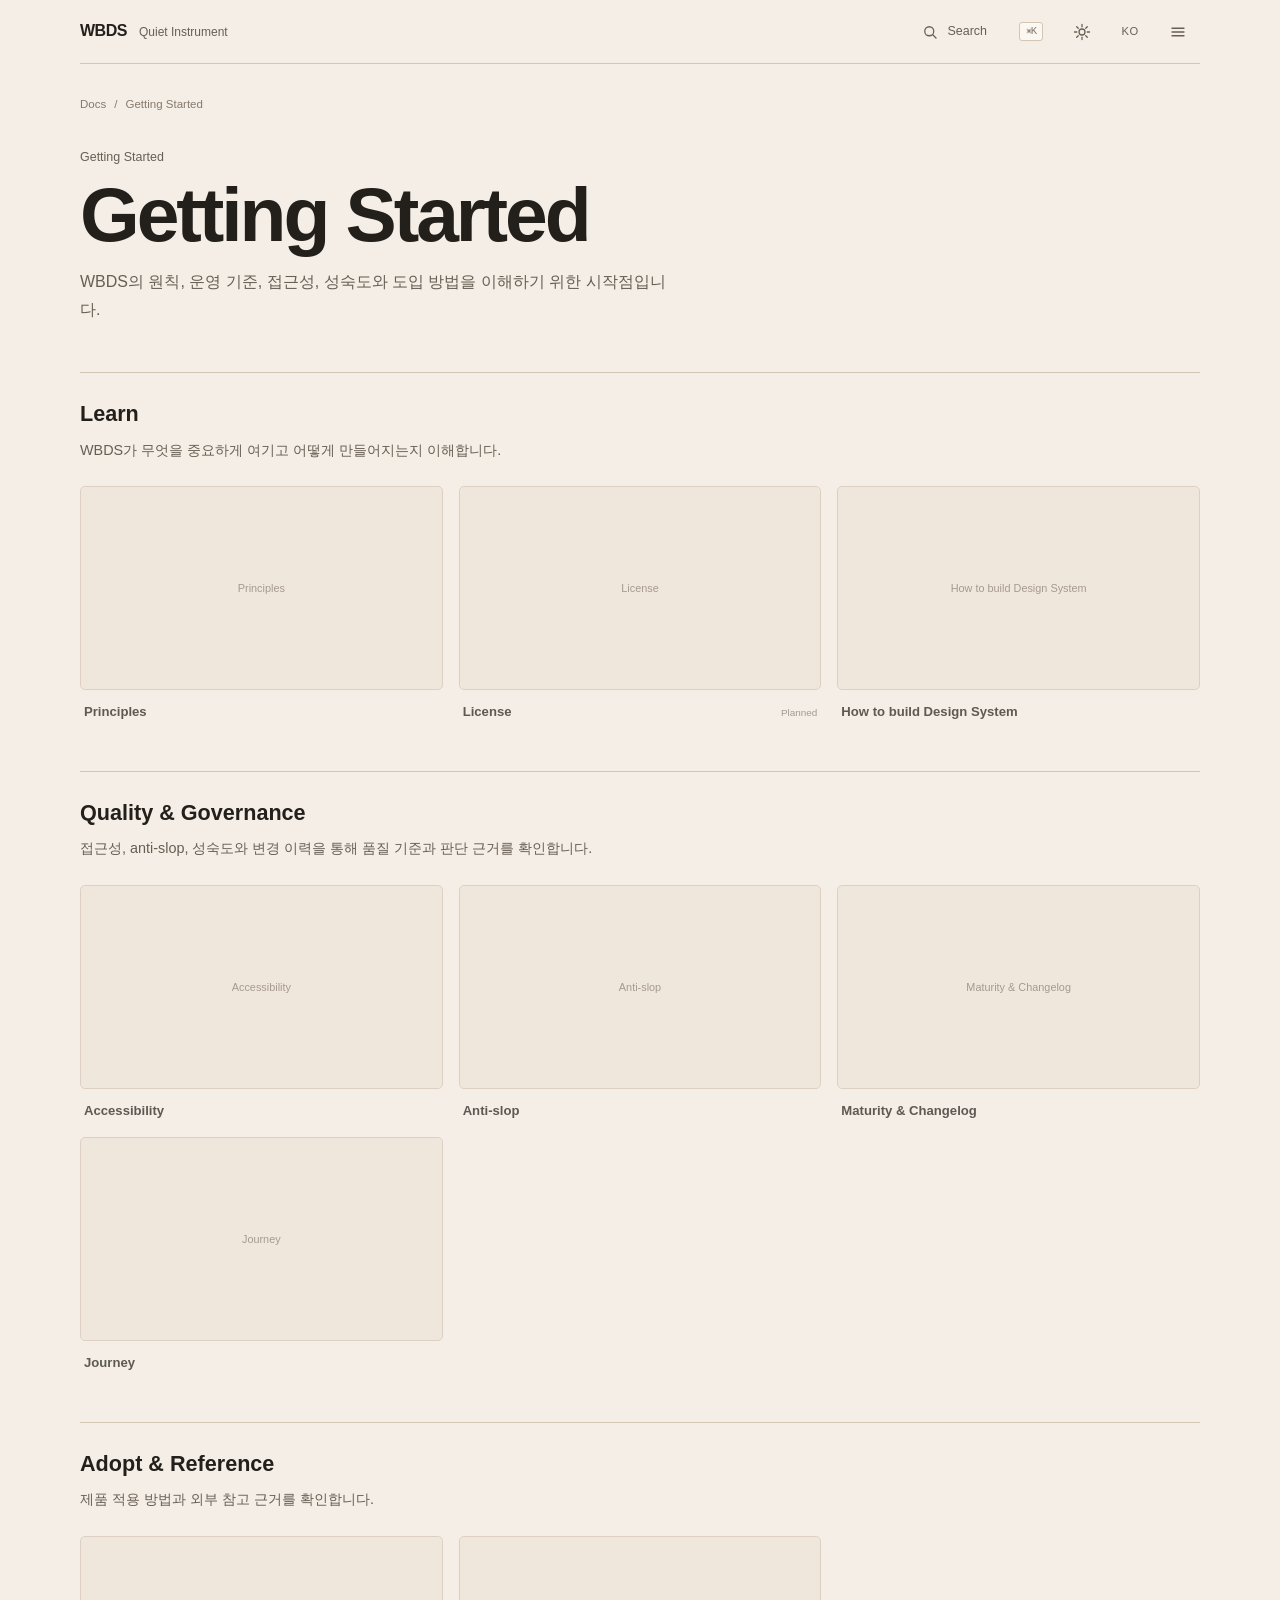
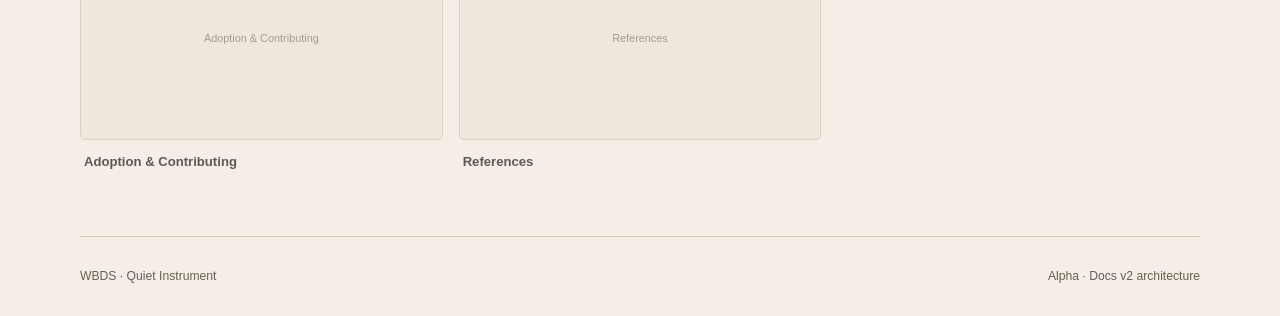
<file: getting-started/standalone.html>
<!doctype html>
<html lang="ko" data-wb-motion="full">
<head>
  <meta charset="utf-8" />
  <meta name="viewport" content="width=device-width,initial-scale=1" />
  <meta name="description" content="WBDS의 원칙, 운영 기준, 접근성, 성숙도와 도입 방법을 이해하기 위한 시작점입니다." />
  <title>Getting Started · WBDS</title>
  <style>
/* tokens.css */
:root {
  /* APPROVED_FOUNDATION_ALPHA — aged paper / S1 Sakura / F0 locale display / R3 balanced-sharp. */
  --wb-color-canvas: #f4eee6;
  --wb-color-surface: #fbf7f1;
  --wb-color-surface-muted: #efe5d8;
  --wb-color-surface-strong: #e5d7c6;
  --wb-color-text: #231f1a;
  --wb-color-text-muted: #685e54;
  --wb-color-text-subtle: #86796d;
  --wb-color-border: #d4c5b4;
  --wb-color-border-strong: #ad9b88;
  --wb-color-action: #566247;
  --wb-color-action-hover: #49553d;
  --wb-color-action-pressed: #3e4834;
  --wb-color-on-action: #fffaf4;
  --wb-color-signal: #c47a85;
  --wb-color-signal-strong: #9f5660;
  --wb-color-signal-hover: #8f4d59;
  --wb-color-signal-pressed: #7c414c;
  --wb-color-signal-soft: #f3e6e8;
  --wb-color-on-signal: #fffaf4;
  --wb-color-presence-eye: #ffffff;
  --wb-color-focus: #386f8c;
  --wb-color-positive: #446845;
  --wb-color-positive-soft: #e3ecdf;
  --wb-color-caution: #7d571d;
  --wb-color-caution-soft: #f4e8d5;
  --wb-color-critical: #a94431;
  --wb-color-critical-hover: #963925;
  --wb-color-critical-pressed: #7f2e1e;
  --wb-color-critical-soft: #f4e0d9;
  --wb-color-on-critical: #fffaf4;
  --wb-color-info: #3e6076;
  --wb-color-info-soft: #e4edf1;
  --wb-color-selection: #ebe3d7;
  --wb-color-instrument: #26211c;
  --wb-color-instrument-raised: #302922;
  --wb-color-instrument-text: #f7efe6;
  --wb-color-instrument-muted: #b9ab9e;
  --wb-color-overlay: rgb(35 31 26 / 0.56);

  --wb-font-emoji: "Noto Emoji", "Segoe UI Symbol", "Apple Symbols", sans-serif;
  --wb-font-body: "Pretendard Variable", Pretendard, Inter, "Segoe UI", "Noto Sans KR", "Hiragino Sans", "Yu Gothic", sans-serif;
  --wb-font-display-latin: Charter, "Iowan Old Style", "Palatino Linotype", Georgia, serif;
  --wb-font-display-ko: "Source Han Serif KR", "Noto Serif KR", Batang, serif;
  --wb-font-display-ja: "Shippori Mincho", "Hiragino Mincho ProN", "Yu Mincho", YuMincho, serif;
  --wb-font-display: var(--wb-font-display-latin);
  --wb-font-expressive: var(--wb-font-display);
  --wb-font-meta: var(--wb-font-body);
  --wb-font-code: ui-monospace, "Cascadia Code", "SFMono-Regular", Consolas, monospace;
  --wb-font-mono: var(--wb-font-code);

  --wb-space-0: 0;
  --wb-space-1: 4px;
  --wb-space-2: 8px;
  --wb-space-3: 12px;
  --wb-space-4: 16px;
  --wb-space-5: 20px;
  --wb-space-6: 24px;
  --wb-space-8: 32px;
  --wb-space-10: 40px;
  --wb-space-12: 48px;
  --wb-space-16: 64px;
  --wb-space-20: 80px;

  --wb-size-control-sm: 32px;
  --wb-size-control-md: 40px;
  --wb-size-control-lg: 48px;
  --wb-size-touch-min: 44px;
  --wb-size-reading: 68ch;
  --wb-size-workbench: 1280px;
  --wb-size-page: 1120px;

  /* R3 approved: sharp enough to resist generic AI softness without becoming brittle. */
  --wb-radius-control: 3px;
  --wb-radius-panel: 5px;
  --wb-radius-overlay: 7px;
  --wb-radius-round: 999px;

  --wb-border: 1px solid var(--wb-color-border);
  --wb-border-strong: 1px solid var(--wb-color-border-strong);
  --wb-shadow-overlay: 0 10px 24px rgb(35 31 26 / 0.10);
  --wb-shadow-sticky: 0 -8px 24px rgb(35 31 26 / 0.07);
  --wb-shadow-command: 0 2px 0 var(--wb-color-action-pressed);
  --wb-shadow-command-signal: 0 2px 0 #6f3942;

  --wb-motion-fast: 120ms;
  --wb-motion-base: 180ms;
  --wb-motion-slow: 260ms;
  --wb-motion-playful: 340ms;
  --wb-motion-idle: 5.8s;
  --wb-ease-standard: cubic-bezier(0.2, 0, 0, 1);
  --wb-ease-springy: cubic-bezier(0.2, 0.9, 0.25, 1.02);
}


/* themes.css */
:root {
  /* APPROVED_ALPHA_DARK_D1_REFINED — moonlit Desert Midnight, 2026-09-15. */
  --wb-theme-dark-color-canvas: #111723;
  --wb-theme-dark-color-surface: #182132;
  --wb-theme-dark-color-surface-muted: #202a3f;
  --wb-theme-dark-color-surface-strong: #29344c;
  --wb-theme-dark-color-text: #f6f0e8;
  --wb-theme-dark-color-text-muted: #c4bcaf;
  --wb-theme-dark-color-text-subtle: #9a958f;
  --wb-theme-dark-color-border: #334055;
  --wb-theme-dark-color-border-strong: #495974;
  --wb-theme-dark-color-action: #7d8968;
  --wb-theme-dark-color-action-hover: #899674;
  --wb-theme-dark-color-action-pressed: #778362;
  --wb-theme-dark-color-on-action: #10151f;
  --wb-theme-dark-color-signal: #d1818e;
  --wb-theme-dark-color-signal-strong: #c1717f;
  --wb-theme-dark-color-signal-hover: #dc909c;
  --wb-theme-dark-color-signal-pressed: #b56673;
  --wb-theme-dark-color-signal-soft: #342733;
  --wb-theme-dark-color-on-signal: #16121a;
  --wb-theme-dark-color-focus: #89b6d1;
  --wb-theme-dark-color-positive: #7ca17c;
  --wb-theme-dark-color-positive-soft: #203128;
  --wb-theme-dark-color-caution: #c7a86e;
  --wb-theme-dark-color-caution-soft: #392f22;
  --wb-theme-dark-color-critical: #d67864;
  --wb-theme-dark-color-critical-hover: #e18877;
  --wb-theme-dark-color-critical-pressed: #bd6554;
  --wb-theme-dark-color-critical-soft: #3a2728;
  --wb-theme-dark-color-on-critical: #15131a;
  --wb-theme-dark-color-info: #85a6c7;
  --wb-theme-dark-color-info-soft: #203246;
  --wb-theme-dark-color-selection: #2a3447;
  --wb-theme-dark-color-instrument: #0c111a;
  --wb-theme-dark-color-instrument-raised: #151c29;
  --wb-theme-dark-color-instrument-text: #f7f1e8;
  --wb-theme-dark-color-instrument-muted: #b9b3aa;
  --wb-theme-dark-color-overlay: rgb(5 8 14 / 0.76);
  --wb-theme-dark-shadow-overlay: 0 12px 28px rgb(0 0 0 / 0.34);
  --wb-theme-dark-shadow-sticky: 0 -8px 24px rgb(0 0 0 / 0.24);
  --wb-theme-dark-shadow-command: 0 2px 0 #4e5b40;
  --wb-theme-dark-shadow-command-signal: 0 2px 0 #774752;
}

:root[data-wb-theme="light"] { color-scheme: light; }
:root[data-wb-theme="dark"] {
  color-scheme: dark;
  --wb-color-canvas: var(--wb-theme-dark-color-canvas);
  --wb-color-surface: var(--wb-theme-dark-color-surface);
  --wb-color-surface-muted: var(--wb-theme-dark-color-surface-muted);
  --wb-color-surface-strong: var(--wb-theme-dark-color-surface-strong);
  --wb-color-text: var(--wb-theme-dark-color-text);
  --wb-color-text-muted: var(--wb-theme-dark-color-text-muted);
  --wb-color-text-subtle: var(--wb-theme-dark-color-text-subtle);
  --wb-color-border: var(--wb-theme-dark-color-border);
  --wb-color-border-strong: var(--wb-theme-dark-color-border-strong);
  --wb-color-action: var(--wb-theme-dark-color-action);
  --wb-color-action-hover: var(--wb-theme-dark-color-action-hover);
  --wb-color-action-pressed: var(--wb-theme-dark-color-action-pressed);
  --wb-color-on-action: var(--wb-theme-dark-color-on-action);
  --wb-color-signal: var(--wb-theme-dark-color-signal);
  --wb-color-signal-strong: var(--wb-theme-dark-color-signal-strong);
  --wb-color-signal-hover: var(--wb-theme-dark-color-signal-hover);
  --wb-color-signal-pressed: var(--wb-theme-dark-color-signal-pressed);
  --wb-color-signal-soft: var(--wb-theme-dark-color-signal-soft);
  --wb-color-on-signal: var(--wb-theme-dark-color-on-signal);
  --wb-color-focus: var(--wb-theme-dark-color-focus);
  --wb-color-positive: var(--wb-theme-dark-color-positive);
  --wb-color-positive-soft: var(--wb-theme-dark-color-positive-soft);
  --wb-color-caution: var(--wb-theme-dark-color-caution);
  --wb-color-caution-soft: var(--wb-theme-dark-color-caution-soft);
  --wb-color-critical: var(--wb-theme-dark-color-critical);
  --wb-color-critical-hover: var(--wb-theme-dark-color-critical-hover);
  --wb-color-critical-pressed: var(--wb-theme-dark-color-critical-pressed);
  --wb-color-critical-soft: var(--wb-theme-dark-color-critical-soft);
  --wb-color-on-critical: var(--wb-theme-dark-color-on-critical);
  --wb-color-info: var(--wb-theme-dark-color-info);
  --wb-color-info-soft: var(--wb-theme-dark-color-info-soft);
  --wb-color-selection: var(--wb-theme-dark-color-selection);
  --wb-color-instrument: var(--wb-theme-dark-color-instrument);
  --wb-color-instrument-raised: var(--wb-theme-dark-color-instrument-raised);
  --wb-color-instrument-text: var(--wb-theme-dark-color-instrument-text);
  --wb-color-instrument-muted: var(--wb-theme-dark-color-instrument-muted);
  --wb-color-overlay: var(--wb-theme-dark-color-overlay);
  --wb-shadow-overlay: var(--wb-theme-dark-shadow-overlay);
  --wb-shadow-sticky: var(--wb-theme-dark-shadow-sticky);
  --wb-shadow-command: var(--wb-theme-dark-shadow-command);
  --wb-shadow-command-signal: var(--wb-theme-dark-shadow-command-signal);
}

@media (prefers-color-scheme: dark) {
  :root[data-wb-theme="system"] {
    color-scheme: dark;
    --wb-color-canvas: var(--wb-theme-dark-color-canvas);
    --wb-color-surface: var(--wb-theme-dark-color-surface);
    --wb-color-surface-muted: var(--wb-theme-dark-color-surface-muted);
    --wb-color-surface-strong: var(--wb-theme-dark-color-surface-strong);
    --wb-color-text: var(--wb-theme-dark-color-text);
    --wb-color-text-muted: var(--wb-theme-dark-color-text-muted);
    --wb-color-text-subtle: var(--wb-theme-dark-color-text-subtle);
    --wb-color-border: var(--wb-theme-dark-color-border);
    --wb-color-border-strong: var(--wb-theme-dark-color-border-strong);
    --wb-color-action: var(--wb-theme-dark-color-action);
    --wb-color-action-hover: var(--wb-theme-dark-color-action-hover);
    --wb-color-action-pressed: var(--wb-theme-dark-color-action-pressed);
    --wb-color-on-action: var(--wb-theme-dark-color-on-action);
    --wb-color-signal: var(--wb-theme-dark-color-signal);
    --wb-color-signal-strong: var(--wb-theme-dark-color-signal-strong);
    --wb-color-signal-hover: var(--wb-theme-dark-color-signal-hover);
    --wb-color-signal-pressed: var(--wb-theme-dark-color-signal-pressed);
    --wb-color-signal-soft: var(--wb-theme-dark-color-signal-soft);
    --wb-color-on-signal: var(--wb-theme-dark-color-on-signal);
    --wb-color-focus: var(--wb-theme-dark-color-focus);
    --wb-color-positive: var(--wb-theme-dark-color-positive);
    --wb-color-positive-soft: var(--wb-theme-dark-color-positive-soft);
    --wb-color-caution: var(--wb-theme-dark-color-caution);
    --wb-color-caution-soft: var(--wb-theme-dark-color-caution-soft);
    --wb-color-critical: var(--wb-theme-dark-color-critical);
    --wb-color-critical-hover: var(--wb-theme-dark-color-critical-hover);
    --wb-color-critical-pressed: var(--wb-theme-dark-color-critical-pressed);
    --wb-color-critical-soft: var(--wb-theme-dark-color-critical-soft);
    --wb-color-on-critical: var(--wb-theme-dark-color-on-critical);
    --wb-color-info: var(--wb-theme-dark-color-info);
    --wb-color-info-soft: var(--wb-theme-dark-color-info-soft);
    --wb-color-selection: var(--wb-theme-dark-color-selection);
    --wb-color-instrument: var(--wb-theme-dark-color-instrument);
    --wb-color-instrument-raised: var(--wb-theme-dark-color-instrument-raised);
    --wb-color-instrument-text: var(--wb-theme-dark-color-instrument-text);
    --wb-color-instrument-muted: var(--wb-theme-dark-color-instrument-muted);
    --wb-color-overlay: var(--wb-theme-dark-color-overlay);
    --wb-shadow-overlay: var(--wb-theme-dark-shadow-overlay);
    --wb-shadow-sticky: var(--wb-theme-dark-shadow-sticky);
    --wb-shadow-command: var(--wb-theme-dark-shadow-command);
    --wb-shadow-command-signal: var(--wb-theme-dark-shadow-command-signal);
  }
}
@media (prefers-color-scheme: light) { :root[data-wb-theme="system"] { color-scheme: light; } }

/* foundation.css */
*, *::before, *::after { box-sizing: border-box; }
html { color-scheme: light; background: var(--wb-color-canvas); }
body { margin: 0; color: var(--wb-color-text); background: var(--wb-color-canvas); font-family: var(--wb-font-body); line-height: 1.55; -webkit-font-smoothing: antialiased; transition: background-color var(--wb-motion-base) var(--wb-ease-standard), color var(--wb-motion-base) var(--wb-ease-standard); }
button, input, textarea, select { font: inherit; }
button, a, input, textarea, select, summary { -webkit-tap-highlight-color: transparent; }
a { color: inherit; text-underline-offset: 0.18em; text-decoration-thickness: 0.08em; }
:focus-visible { outline: 2px solid var(--wb-color-focus); outline-offset: 4px; }
::selection { background: var(--wb-color-selection); }
img, svg { max-width: 100%; }

.wbds-page { width: min(calc(100% - 32px), var(--wb-size-page)); margin-inline: auto; }
.wbds-workbench { width: min(calc(100% - 32px), var(--wb-size-workbench)); margin-inline: auto; }
.wbds-reading, .wbds-prose { max-width: var(--wb-size-reading); }
.wbds-rule { border: 0; border-top: var(--wb-border); margin-block: var(--wb-space-8); }
.wbds-meta { font-family: var(--wb-font-meta); font-size: 0.78rem; color: var(--wb-color-text-muted); font-variant-numeric: tabular-nums; }
.wbds-code { font-family: var(--wb-font-code); font-variant-ligatures: none; }
.wbds-inline-code { display: inline; padding: 0.12em 0.38em; border: var(--wb-border); border-radius: 2px; background: var(--wb-color-surface-muted); font-family: var(--wb-font-code); font-size: 0.9em; font-variant-ligatures: none; overflow-wrap: anywhere; }
.wbds-code-block { margin: 0; padding: var(--wb-space-5); border: 1px solid var(--wb-color-instrument-raised); border-radius: var(--wb-radius-panel); background: var(--wb-color-instrument); color: var(--wb-color-instrument-text); font-family: var(--wb-font-code); line-height: 1.55; overflow: auto; }
.wbds-code-block code { font: inherit; white-space: pre; }
.wbds-code-stack { display: grid; gap: var(--wb-space-3); align-items: start; }
.wbds-code-stack > .wbds-inline-code { justify-self: start; }
.wbds-breakable { min-width: 0; overflow-wrap: anywhere; word-break: break-word; }
.wbds-sr-only { position: absolute !important; width: 1px; height: 1px; padding: 0; margin: -1px; overflow: hidden; clip: rect(0, 0, 0, 0); clip-path: inset(50%); white-space: nowrap; border: 0; }
.wbds-display { font-family: var(--wb-font-display); font-weight: 600; font-synthesis: none; letter-spacing: -0.025em; text-wrap: balance; }
.wbds-expressive { font-family: var(--wb-font-expressive); font-weight: 650; font-synthesis: none; letter-spacing: -0.04em; line-height: 0.96; text-wrap: balance; }
.wbds-emoji { font-family: var(--wb-font-emoji); font-style: normal; font-synthesis: none; }
.wbds-display:lang(ko), .wbds-expressive:lang(ko) { font-family: var(--wb-font-display-ko); }
.wbds-display:lang(ja), .wbds-expressive:lang(ja) { font-family: var(--wb-font-display-ja); }
.wbds-display:lang(ko), .wbds-expressive:lang(ko), .wbds-reading:lang(ko), .wbds-prose:lang(ko) { word-break: keep-all; overflow-wrap: break-word; }
@supports (word-break: auto-phrase) { .wbds-display:lang(ja), .wbds-expressive:lang(ja) { word-break: auto-phrase; } }
@supports (font-variant-emoji: text) { .wbds-emoji { font-variant-emoji: text; } }

/* Legacy semantic Signal marker: reserved for compact non-agent review emphasis. */
.wbds-signal-mark { position: relative; padding-inline-start: calc(var(--wb-space-3) + 8px); }
.wbds-signal-mark::before { content: ""; position: absolute; inset-inline-start: 0; inset-block-start: 0.48em; width: 8px; height: 8px; border-radius: 1px; background: var(--wb-color-signal-strong); }

/* Legacy WBDS Presence Mark retained for older fixtures. Canonical new work uses wbds-presence-pair. */
.wbds-presence-mark {
  --wb-presence-scale: 1;
  display: inline-grid;
  grid-template-rows: auto auto;
  gap: calc(4px * var(--wb-presence-scale));
  inline-size: calc(28px * var(--wb-presence-scale));
  align-items: center;
  justify-items: center;
  vertical-align: middle;
  perspective: calc(110px * var(--wb-presence-scale));
}
.wbds-presence-mark__body {
  position: relative;
  display: block;
  inline-size: 100%;
  block-size: calc(12px * var(--wb-presence-scale));
  border-radius: 48% 52% 46% 54% / 58% 56% 44% 42%;
  transform-style: preserve-3d;
  transform-origin: 50% 50%;
  will-change: transform;
}
.wbds-presence-mark__body[data-role="user"] { background: var(--wb-color-action); transform: skewX(-8deg); }
.wbds-presence-mark__body[data-role="agent"] { inline-size: 80%; background: var(--wb-color-signal); transform: skewX(7deg); }
.wbds-presence-mark__eyes { position: absolute; inset: 50% auto auto 50%; inline-size: calc(7px * var(--wb-presence-scale)); block-size: calc(8px * var(--wb-presence-scale)); transform: translate(-50%, -50%); transform-origin: 50% 50%; }
.wbds-presence-mark__eye { display: block; inline-size: 100%; block-size: 100%; border-radius: 52% 48% 50% 50%; background: var(--wb-color-instrument); transform-origin: 50% 52%; will-change: transform, opacity; }
.wbds-presence-mark__eye:nth-child(n+2) { display: none; }

.wbds-presence-mark[data-state="idle"] .wbds-presence-mark__eye,
.wbds-presence-mark[data-state="operating"]:not([data-motion="full"]) .wbds-presence-mark__eye,
.wbds-presence-mark[data-size="compact"] .wbds-presence-mark__eye { animation: wbds-presence-blink 4.2s ease-in-out infinite; }
.wbds-presence-mark[data-state="operating"][data-motion="full"]:not([data-size="compact"]) .wbds-presence-mark__body[data-role="user"] { animation: wbds-presence-user-orbit 3.2s cubic-bezier(.4,.05,.2,1) infinite; }
.wbds-presence-mark[data-state="operating"][data-motion="full"]:not([data-size="compact"]) .wbds-presence-mark__body[data-role="agent"] { animation: wbds-presence-agent-orbit 2.7s cubic-bezier(.4,.05,.2,1) infinite .18s; }
.wbds-presence-mark[data-state="operating"][data-motion="full"]:not([data-size="compact"]) .wbds-presence-mark__eyes { animation: wbds-presence-gaze 2.7s cubic-bezier(.4,.05,.2,1) infinite; }
.wbds-presence-mark[data-state="operating"][data-motion="full"]:not([data-size="compact"]) .wbds-presence-mark__eye { animation: wbds-presence-blink 3.4s ease-in-out infinite; }

@keyframes wbds-presence-blink {
  0%, 44%, 48%, 100% { transform: scaleY(1); }
  46% { transform: scaleY(.12); }
}
@keyframes wbds-presence-user-orbit {
  0%,100% { transform: skewX(-8deg) rotateY(0deg) translateY(0) rotateZ(0deg); }
  16% { transform: skewX(-8deg) rotateY(-28deg) translateY(-1px) rotateZ(-2deg); }
  34% { transform: skewX(-8deg) rotateY(-78deg) translateY(0) rotateZ(1deg); }
  50% { transform: skewX(-8deg) rotateY(-172deg) translateY(1px) rotateZ(2deg); }
  66% { transform: skewX(-8deg) rotateY(-252deg) translateY(-1px) rotateZ(-1deg); }
  84% { transform: skewX(-8deg) rotateY(-332deg) translateY(0) rotateZ(1deg); }
}
@keyframes wbds-presence-agent-orbit {
  0%,100% { transform: skewX(7deg) rotateY(0deg) translateY(0) rotateZ(0deg); }
  18% { transform: skewX(7deg) rotateY(34deg) translateY(1px) rotateZ(2deg); }
  38% { transform: skewX(7deg) rotateY(92deg) translateY(-1px) rotateZ(-1deg); }
  54% { transform: skewX(7deg) rotateY(184deg) translateY(0) rotateZ(-2deg); }
  72% { transform: skewX(7deg) rotateY(268deg) translateY(1px) rotateZ(1deg); }
  88% { transform: skewX(7deg) rotateY(336deg) translateY(-1px) rotateZ(-1deg); }
}
@keyframes wbds-presence-gaze {
  0%,100% { transform: translate(-50%, -50%) scale(1); opacity: 1; }
  14% { transform: translate(-30%, -52%) scale(.92); opacity: 1; }
  28% { transform: translate(-8%, -48%) scale(.72); opacity: .86; }
  38%,62% { transform: translate(8%, -50%) scale(.42); opacity: .08; }
  74% { transform: translate(-92%, -48%) scale(.68); opacity: .72; }
  88% { transform: translate(-68%, -52%) scale(.9); opacity: 1; }
}

@media (max-width: 620px) { .wbds-page, .wbds-workbench { width: min(calc(100% - 24px), var(--wb-size-page)); } }

/* Motion preference is explicit. Products may map an OS preference into this attribute, but WBDS core does not do so implicitly. */
html[data-wb-motion="reduced"] { scroll-behavior: auto; }
html[data-wb-motion="reduced"] *,
html[data-wb-motion="reduced"] *::before,
html[data-wb-motion="reduced"] *::after,
[data-wb-motion="reduced"] *,
[data-wb-motion="reduced"] *::before,
[data-wb-motion="reduced"] *::after {
  animation-duration: 0.01ms !important;
  animation-iteration-count: 1 !important;
  transition-duration: 0.01ms !important;
  scroll-behavior: auto !important;
}


/* presence.css */
/* WBDS Presence Avatar v6 — approved v1 simple-shape identity + lifecycle motion system. */
.wbds-presence-mark {
  --wb-presence-scale: 1;
  position: relative;
  isolation: isolate;
  display: inline-flex;
  flex-direction: column;
  align-items: center;
  justify-content: center;
  gap: calc(6.5px * var(--wb-presence-scale));
  inline-size: max-content;
  min-inline-size: calc(34px * var(--wb-presence-scale));
  vertical-align: middle;
}

.wbds-presence-mark::before,
.wbds-presence-mark::after { content: none; }

.wbds-presence-mark__body {
  --wb-presence-fill: var(--wb-color-action);
  --wb-presence-eye-left-angle: -6deg;
  --wb-presence-eye-right-angle: 4deg;
  position: relative;
  z-index: 1;
  display: block;
  overflow: visible;
  background: var(--wb-presence-fill);
  box-shadow: none;
  clip-path: none;
  transform-origin: 50% 58%;
  isolation: isolate;
  will-change: transform;
}

/* Presence is one flat body plus two eyes. No sclera, pupil dot, translucent face plane, or faceted overlay. */
.wbds-presence-mark__body::before,
.wbds-presence-mark__body::after { content: none; }

/* Approved v1 controlled variation: same family, distinct silhouettes. */
.wbds-presence-mark__body[data-role="user"] {
  --wb-presence-fill: var(--wb-color-action);
  --wb-presence-eye-left-angle: -6deg;
  --wb-presence-eye-right-angle: 4deg;
  inline-size: calc(32px * var(--wb-presence-scale));
  block-size: calc(25px * var(--wb-presence-scale));
  border-radius: 42% 42% 46% 46% / 54% 54% 46% 46%;
  transform: rotate(-1deg);
}

.wbds-presence-mark__body[data-role="agent"] {
  --wb-presence-fill: var(--wb-color-signal-strong);
  --wb-presence-eye-left-angle: 7deg;
  --wb-presence-eye-right-angle: -4deg;
  inline-size: calc(27px * var(--wb-presence-scale));
  block-size: calc(31px * var(--wb-presence-scale));
  border-radius: 50% 50% 42% 58% / 38% 40% 60% 62%;
  transform: rotate(5deg);
}

.wbds-presence-mark__eyes {
  position: absolute;
  z-index: 3;
  inset-block-start: 46%;
  inset-inline-start: 50%;
  display: inline-flex;
  align-items: center;
  justify-content: center;
  gap: calc(4.2px * var(--wb-presence-scale));
  inline-size: auto;
  block-size: auto;
  transform: translate(-50%, -50%);
  transform-origin: 50% 50%;
  will-change: transform;
}

.wbds-presence-mark__body[data-role="agent"] .wbds-presence-mark__eyes { inset-block-start: 45%; }

/* Grok-informed construction: two chunky white rounded-rect slits — never dots/ovals. */
.wbds-presence-mark__eye,
.wbds-presence-mark__eye:nth-child(n+2) {
  display: block;
  flex: 0 0 auto;
  inline-size: calc(3.8px * var(--wb-presence-scale));
  block-size: calc(8.2px * var(--wb-presence-scale));
  border-radius: calc(1.45px * var(--wb-presence-scale));
  background: var(--wb-color-presence-eye);
  transform-origin: 50% 55%;
  will-change: scale, transform;
}
.wbds-presence-mark__eye:first-child { transform: rotate(var(--wb-presence-eye-left-angle)); }
.wbds-presence-mark__eye:last-child { transform: rotate(var(--wb-presence-eye-right-angle)); }

/* IDLE — calm, slightly curious, long holds. */
.wbds-presence-mark[data-state="idle"] .wbds-presence-mark__body[data-role="user"],
.wbds-presence-mark[data-size="compact"] .wbds-presence-mark__body[data-role="user"] {
  animation: wbds-presence-idle-user 6.4s cubic-bezier(.2,.72,.22,1) infinite;
}
.wbds-presence-mark[data-state="idle"] .wbds-presence-mark__body[data-role="agent"],
.wbds-presence-mark[data-size="compact"] .wbds-presence-mark__body[data-role="agent"] {
  animation: wbds-presence-idle-agent 5.9s cubic-bezier(.2,.72,.22,1) infinite .3s;
}
.wbds-presence-mark[data-state="idle"] .wbds-presence-mark__eye,
.wbds-presence-mark[data-size="compact"] .wbds-presence-mark__eye {
  animation: wbds-presence-blink-eye 6.4s ease-in-out infinite;
}

/* WORKING / legacy OPERATING — look around first, then a clear Z-axis spin with orbit effects. */
.wbds-presence-mark:is([data-state="working"],[data-state="operating"])[data-motion="full"]:not([data-size="compact"])::before,
.wbds-presence-mark:is([data-state="working"],[data-state="operating"])[data-motion="full"]:not([data-size="compact"])::after {
  content: "";
  position: absolute;
  z-index: 0;
  inset: calc(-7px * var(--wb-presence-scale));
  border: calc(1.6px * var(--wb-presence-scale)) solid transparent;
  border-block-start-color: color-mix(in srgb, var(--wb-color-signal) 88%, transparent);
  border-inline-end-color: color-mix(in srgb, var(--wb-color-positive) 72%, transparent);
  border-radius: 46% 54% 48% 52%;
  opacity: 0;
  pointer-events: none;
  animation: wbds-presence-working-orbit-a 4.9s cubic-bezier(.2,.74,.2,1) infinite;
}
.wbds-presence-mark:is([data-state="working"],[data-state="operating"])[data-motion="full"]:not([data-size="compact"])::after {
  inset: calc(-3px * var(--wb-presence-scale));
  border-block-start-color: color-mix(in srgb, var(--wb-color-action) 82%, transparent);
  border-inline-end-color: color-mix(in srgb, var(--wb-color-signal-strong) 78%, transparent);
  border-radius: 58% 42% 55% 45%;
  animation-name: wbds-presence-working-orbit-b;
  animation-delay: .08s;
}
.wbds-presence-mark:is([data-state="working"],[data-state="operating"])[data-motion="full"]:not([data-size="compact"]) .wbds-presence-mark__body[data-role="user"] {
  animation: wbds-presence-working-user-v2 4.9s cubic-bezier(.18,.82,.22,1) infinite;
}
.wbds-presence-mark:is([data-state="working"],[data-state="operating"])[data-motion="full"]:not([data-size="compact"]) .wbds-presence-mark__body[data-role="agent"] {
  animation: wbds-presence-working-agent-v2 4.9s cubic-bezier(.18,.82,.22,1) infinite;
}
.wbds-presence-mark:is([data-state="working"],[data-state="operating"])[data-motion="full"]:not([data-size="compact"]) .wbds-presence-mark__body[data-role="user"] .wbds-presence-mark__eyes {
  animation: wbds-presence-gaze-user-v2 4.9s cubic-bezier(.18,.72,.2,1) infinite;
}
.wbds-presence-mark:is([data-state="working"],[data-state="operating"])[data-motion="full"]:not([data-size="compact"]) .wbds-presence-mark__body[data-role="agent"] .wbds-presence-mark__eyes {
  animation: wbds-presence-gaze-agent-v2 4.9s cubic-bezier(.18,.72,.2,1) infinite;
}
.wbds-presence-mark:is([data-state="working"],[data-state="operating"])[data-motion="full"]:not([data-size="compact"]) .wbds-presence-mark__eye {
  animation: wbds-presence-blink-eye-working-v2 4.9s ease-in-out infinite;
}

/* WAITING — sleeping posture: drooped body and closed horizontal eye slits. */
.wbds-presence-mark[data-state="waiting"] .wbds-presence-mark__body[data-role="user"] {
  animation: wbds-presence-waiting-user 4.6s ease-in-out infinite;
}
.wbds-presence-mark[data-state="waiting"] .wbds-presence-mark__body[data-role="agent"] {
  animation: wbds-presence-waiting-agent 4.6s ease-in-out infinite;
}
.wbds-presence-mark[data-state="waiting"] .wbds-presence-mark__eye {
  animation: wbds-presence-sleep-eye 4.6s ease-in-out infinite;
}

/* BLOCKED — the body converges to the lower dot of an exclamation mark; the upper stick appears and occasionally vibrates. */
.wbds-presence-mark[data-state="blocked"] .wbds-presence-mark__body {
  inline-size: calc(10.5px * var(--wb-presence-scale));
  block-size: calc(10.5px * var(--wb-presence-scale));
  border-radius: 50%;
  transform: none;
  animation: wbds-presence-blocked-dot 3.4s cubic-bezier(.2,.8,.2,1) infinite;
}
.wbds-presence-mark[data-state="blocked"] .wbds-presence-mark__body::before {
  content: "";
  position: absolute;
  inset-inline-start: 50%;
  inset-block-end: calc(15px * var(--wb-presence-scale));
  inline-size: calc(5px * var(--wb-presence-scale));
  block-size: calc(19px * var(--wb-presence-scale));
  border-radius: calc(2.5px * var(--wb-presence-scale));
  background: var(--wb-presence-fill);
  transform: translateX(-50%);
  transform-origin: 50% 100%;
  animation: wbds-presence-blocked-stick 3.4s cubic-bezier(.2,.8,.2,1) infinite;
}
.wbds-presence-mark[data-state="blocked"] .wbds-presence-mark__eyes { display: none; }

/* THINKING — three dots take turns in size and tone. The center dot reuses the approved body color. */
.wbds-presence-mark[data-state="thinking"]::before,
.wbds-presence-mark[data-state="thinking"]::after {
  content: "";
  position: absolute;
  z-index: 1;
  inset-block-start: 50%;
  inline-size: calc(7px * var(--wb-presence-scale));
  block-size: calc(7px * var(--wb-presence-scale));
  border-radius: 50%;
  background: color-mix(in srgb, var(--wb-color-signal-strong) 38%, var(--wb-color-surface) 62%);
  transform: translate(-50%,-50%) scale(.76);
  animation: wbds-presence-thinking-dot 1.05s ease-in-out infinite;
}
.wbds-presence-mark[data-state="thinking"]::before { inset-inline-start: calc(50% - 10px * var(--wb-presence-scale)); }
.wbds-presence-mark[data-state="thinking"]::after { inset-inline-start: calc(50% + 10px * var(--wb-presence-scale)); animation-delay: .35s; }
.wbds-presence-mark[data-state="thinking"] .wbds-presence-mark__body {
  inline-size: calc(7px * var(--wb-presence-scale));
  block-size: calc(7px * var(--wb-presence-scale));
  border-radius: 50%;
  transform: none;
  background: color-mix(in srgb, var(--wb-color-signal-strong) 38%, var(--wb-color-surface) 62%);
  animation: wbds-presence-thinking-dot 1.05s ease-in-out infinite .175s;
}
.wbds-presence-mark[data-state="thinking"] .wbds-presence-mark__eyes { display: none; }

/* DONE — a short celebration burst, then the approved v1 avatar settles back to its idle pose. */
.wbds-presence-mark[data-state="done"]::before,
.wbds-presence-mark[data-state="done"]::after {
  content: "";
  position: absolute;
  z-index: 0;
  inset: calc(-12px * var(--wb-presence-scale));
  border-radius: 50%;
  pointer-events: none;
  opacity: 0;
  animation: wbds-presence-done-burst 2.8s cubic-bezier(.12,.72,.2,1) 1 both;
}
.wbds-presence-mark[data-state="done"]::before {
  background: repeating-conic-gradient(from 8deg, var(--wb-color-signal) 0 7deg, transparent 7deg 35deg);
  -webkit-mask: radial-gradient(circle, transparent 0 56%, #000 57% 64%, transparent 65%);
  mask: radial-gradient(circle, transparent 0 56%, #000 57% 64%, transparent 65%);
}
.wbds-presence-mark[data-state="done"]::after {
  inset: calc(-7px * var(--wb-presence-scale));
  border: calc(2px * var(--wb-presence-scale)) dotted var(--wb-color-positive);
  animation-name: wbds-presence-done-ring;
}
.wbds-presence-mark[data-state="done"] .wbds-presence-mark__body[data-role="user"] {
  animation: wbds-presence-done-user 2.8s cubic-bezier(.12,.72,.2,1) 1 both;
}
.wbds-presence-mark[data-state="done"] .wbds-presence-mark__body[data-role="agent"] {
  animation: wbds-presence-done-agent 2.8s cubic-bezier(.12,.72,.2,1) 1 both;
}
.wbds-presence-mark[data-state="done"] .wbds-presence-mark__eye {
  animation: wbds-presence-done-eye 2.8s ease-in-out 1 both;
}
/* Review/demo surfaces can opt into replay without changing product semantics. */
.wbds-presence-mark[data-state="done"][data-demo-loop="true"]::before,
.wbds-presence-mark[data-state="done"][data-demo-loop="true"]::after,
.wbds-presence-mark[data-state="done"][data-demo-loop="true"] .wbds-presence-mark__body,
.wbds-presence-mark[data-state="done"][data-demo-loop="true"] .wbds-presence-mark__eye { animation-iteration-count: infinite; }

@keyframes wbds-presence-idle-user {
  0%,44%,100% { transform: rotate(-1deg) scale(1); }
  56% { transform: rotate(2.5deg) scale(1.014); }
  72% { transform: rotate(-2.5deg) scale(1.004); }
  84% { transform: rotate(-1deg) scale(1); }
}
@keyframes wbds-presence-idle-agent {
  0%,38%,100% { transform: rotate(5deg) scale(1); }
  51% { transform: rotate(-1deg) scale(1.02); }
  67% { transform: rotate(8deg) scale(1.006); }
  82% { transform: rotate(5deg) scale(1); }
}
@keyframes wbds-presence-blink-eye {
  0%,44%,47%,100% { scale: 1 1; }
  45.5% { scale: 1 .12; }
}
@keyframes wbds-presence-blink-eye-working-v2 {
  0%,13%,17%,76%,80%,100% { scale: 1 1; }
  15%,78% { scale: 1 .12; }
}
@keyframes wbds-presence-gaze-user-v2 {
  0%,5%,34%,100% { transform: translate(-50%,-50%); }
  11% { transform: translate(calc(-50% + 1.2px),calc(-50% + .6px)); }
  19% { transform: translate(calc(-50% - 1.1px),calc(-50% - .5px)); }
  27% { transform: translate(calc(-50% + .7px),calc(-50% - .8px)); }
}
@keyframes wbds-presence-gaze-agent-v2 {
  0%,5%,34%,100% { transform: translate(-50%,-50%); }
  10% { transform: translate(calc(-50% - 1.4px),calc(-50% - .7px)); }
  18% { transform: translate(calc(-50% + 1.4px),calc(-50% + .3px)); }
  27% { transform: translate(calc(-50% - .8px),calc(-50% + .9px)); }
}
@keyframes wbds-presence-working-user-v2 {
  0%,100% { transform: rotate(-1deg) scale(1); }
  9% { transform: rotate(5deg) scale(1.02); }
  18% { transform: rotate(-5deg) scale(1.01); }
  28% { transform: rotate(3deg) scale(1.018); }
  37% { transform: rotate(-1deg) scale(1); }
  60% { transform: rotate(359deg) scale(1.035); }
  73% { transform: rotate(363deg) scale(1.012); }
  84% { transform: rotate(-2deg) scale(1); }
}
@keyframes wbds-presence-working-agent-v2 {
  0%,100% { transform: rotate(5deg) scale(1); }
  8% { transform: rotate(-7deg) scale(1.035); }
  17% { transform: rotate(12deg) scale(1.018); }
  27% { transform: rotate(-9deg) scale(1.028); }
  36% { transform: rotate(5deg) scale(1); }
  60% { transform: rotate(365deg) scale(1.055); }
  73% { transform: rotate(369deg) scale(1.015); }
  84% { transform: rotate(4deg) scale(1); }
}
@keyframes wbds-presence-working-orbit-a {
  0%,31%,76%,100% { opacity:0; transform:rotate(0deg) scale(.82); }
  39% { opacity:.72; }
  61% { opacity:.9; transform:rotate(310deg) scale(1.08); }
  71% { opacity:.3; transform:rotate(420deg) scale(1.22); }
}
@keyframes wbds-presence-working-orbit-b {
  0%,34%,78%,100% { opacity:0; transform:rotate(20deg) scale(.76); }
  41% { opacity:.62; }
  62% { opacity:.82; transform:rotate(-290deg) scale(1.04); }
  73% { opacity:.2; transform:rotate(-390deg) scale(1.18); }
}
@keyframes wbds-presence-waiting-user {
  0%,100% { transform:translateY(calc(1px * var(--wb-presence-scale))) rotate(8deg) scale(1,.97); }
  50% { transform:translateY(calc(2px * var(--wb-presence-scale))) rotate(10deg) scale(1.015,.94); }
}
@keyframes wbds-presence-waiting-agent {
  0%,100% { transform:translateY(calc(1px * var(--wb-presence-scale))) rotate(13deg) scale(1,.97); }
  50% { transform:translateY(calc(2.2px * var(--wb-presence-scale))) rotate(15deg) scale(1.018,.94); }
}
@keyframes wbds-presence-sleep-eye {
  0%,100% { transform:rotate(90deg) scale(.74,1); opacity:.96; }
  50% { transform:rotate(90deg) scale(.68,.9); opacity:.78; }
}
@keyframes wbds-presence-blocked-dot {
  0% { transform:scale(2.35); }
  8%,68%,100% { transform:scale(1); }
  72% { transform:translateX(calc(-1.1px * var(--wb-presence-scale))) rotate(-4deg); }
  75% { transform:translateX(calc(1.2px * var(--wb-presence-scale))) rotate(4deg); }
  78% { transform:translateX(calc(-.55px * var(--wb-presence-scale))) rotate(-2deg); }
  81% { transform:translateX(0) rotate(0); }
}
@keyframes wbds-presence-blocked-stick {
  0% { opacity:0; transform:translateX(-50%) scaleY(.18); }
  10%,68%,100% { opacity:1; transform:translateX(-50%) scaleY(1); }
  72% { transform:translateX(calc(-50% - 1.1px)) rotate(-4deg); }
  75% { transform:translateX(calc(-50% + 1.2px)) rotate(4deg); }
  78% { transform:translateX(calc(-50% - .55px)) rotate(-2deg); }
  81% { transform:translateX(-50%) rotate(0); }
}
@keyframes wbds-presence-thinking-dot {
  0%,100% { transform:translate(-50%,-50%) scale(.72); background:color-mix(in srgb,var(--wb-color-signal-strong) 34%,var(--wb-color-surface) 66%); opacity:.68; }
  38% { transform:translate(-50%,-50%) scale(1.18); background:var(--wb-color-presence-eye); opacity:1; }
  62% { transform:translate(-50%,-50%) scale(.86); background:color-mix(in srgb,var(--wb-color-signal-strong) 58%,var(--wb-color-surface) 42%); opacity:.82; }
}
@keyframes wbds-presence-done-user {
  0%,100% { transform:rotate(-1deg) scale(1); }
  9% { transform:rotate(-9deg) scale(1.08); }
  19% { transform:rotate(13deg) scale(1.12); }
  31% { transform:rotate(356deg) scale(1.05); }
  43% { transform:rotate(-3deg) scale(1.012); }
  58%,100% { transform:rotate(-1deg) scale(1); }
}
@keyframes wbds-presence-done-agent {
  0%,100% { transform:rotate(5deg) scale(1); }
  9% { transform:rotate(-12deg) scale(1.1); }
  19% { transform:rotate(16deg) scale(1.14); }
  31% { transform:rotate(365deg) scale(1.06); }
  43% { transform:rotate(2deg) scale(1.015); }
  58%,100% { transform:rotate(5deg) scale(1); }
}
@keyframes wbds-presence-done-burst {
  0%,5%,100% { opacity:0; transform:rotate(0) scale(.35); }
  13% { opacity:.95; transform:rotate(26deg) scale(.95); }
  28% { opacity:.9; transform:rotate(78deg) scale(1.35); }
  42% { opacity:0; transform:rotate(118deg) scale(1.65); }
}
@keyframes wbds-presence-done-ring {
  0%,6%,100% { opacity:0; transform:rotate(0) scale(.45); }
  15% { opacity:.9; transform:rotate(-20deg) scale(.9); }
  31% { opacity:.65; transform:rotate(-70deg) scale(1.35); }
  44% { opacity:0; transform:rotate(-105deg) scale(1.58); }
}
@keyframes wbds-presence-done-eye {
  0%,8%,14%,100% { scale:1 1; }
  11% { scale:1 .12; }
}

@media (prefers-reduced-motion: reduce) {
  .wbds-presence-mark::before,
  .wbds-presence-mark::after,
  .wbds-presence-mark__body,
  .wbds-presence-mark__body::before,
  .wbds-presence-mark__eyes,
  .wbds-presence-mark__eye {
    animation-duration: 0.01ms !important;
    animation-iteration-count: 1 !important;
  }
}


/* presence-motion.css */
/* WBDS Presence Motion v2 — volumetric lifecycle motion layered over the approved v1 silhouette. */

/* The silhouette stays simple, but the avatar reads as a small volume rather than a flat card. */
.wbds-presence-mark {
  perspective: calc(170px * var(--wb-presence-scale));
  transform-style: preserve-3d;
}
.wbds-presence-mark__body {
  background:
    radial-gradient(circle at 29% 23%, color-mix(in srgb, var(--wb-color-presence-eye) 24%, transparent) 0 7%, transparent 30%),
    radial-gradient(circle at 74% 78%, color-mix(in srgb, var(--wb-color-text) 22%, transparent) 0 4%, transparent 58%),
    linear-gradient(145deg, color-mix(in srgb, var(--wb-presence-fill) 92%, var(--wb-color-presence-eye) 8%), var(--wb-presence-fill) 58%, color-mix(in srgb, var(--wb-presence-fill) 86%, var(--wb-color-text) 14%));
  box-shadow:
    inset calc(-2.4px * var(--wb-presence-scale)) calc(-3px * var(--wb-presence-scale)) calc(7px * var(--wb-presence-scale)) color-mix(in srgb, var(--wb-color-text) 18%, transparent),
    inset calc(1.8px * var(--wb-presence-scale)) calc(1.5px * var(--wb-presence-scale)) calc(5px * var(--wb-presence-scale)) color-mix(in srgb, var(--wb-color-presence-eye) 14%, transparent);
  transform-style: preserve-3d;
  backface-visibility: visible;
}
.wbds-presence-mark__eyes {
  transform: translate(-50%, -50%) translateZ(calc(1.6px * var(--wb-presence-scale)));
  transform-style: preserve-3d;
}

/* WORKING — scan first, then a sticky X/Y/Z turn. X/Y stay below edge-on angles so the volume never reads as a paper disc. */
.wbds-presence-mark:is([data-state="working"],[data-state="operating"])[data-motion="full"]:not([data-size="compact"])::before,
.wbds-presence-mark:is([data-state="working"],[data-state="operating"])[data-motion="full"]:not([data-size="compact"])::after {
  content: "";
  position: absolute;
  inset-block-start: 50%;
  inset-inline-start: 50%;
  inline-size: calc(47px * var(--wb-presence-scale));
  block-size: calc(42px * var(--wb-presence-scale));
  border: 0;
  border-radius: 50%;
  pointer-events: none;
  opacity: 0;
  transform-style: preserve-3d;
  will-change: transform, opacity, filter;
  -webkit-mask: radial-gradient(ellipse 50% 34% at center, transparent 0 70%, var(--wb-color-text) 72% 79%, transparent 81%);
  mask: radial-gradient(ellipse 50% 34% at center, transparent 0 70%, var(--wb-color-text) 72% 79%, transparent 81%);
}
.wbds-presence-mark:is([data-state="working"],[data-state="operating"])[data-motion="full"]:not([data-size="compact"])::before {
  z-index: 0;
  background: conic-gradient(from 12deg,
    transparent 0 8%,
    color-mix(in srgb, var(--wb-color-signal) 82%, var(--wb-color-presence-eye) 18%) 10% 24%,
    transparent 29% 48%,
    color-mix(in srgb, var(--wb-color-action) 78%, var(--wb-color-presence-eye) 22%) 52% 65%,
    transparent 70% 100%);
  filter: drop-shadow(0 0 calc(1.4px * var(--wb-presence-scale)) color-mix(in srgb, var(--wb-color-signal) 48%, transparent));
  animation: wbds-presence-working-orbit-a-v3 4.9s cubic-bezier(.42,0,.18,1) infinite;
}
.wbds-presence-mark:is([data-state="working"],[data-state="operating"])[data-motion="full"]:not([data-size="compact"])::after {
  z-index: 2;
  inline-size: calc(42px * var(--wb-presence-scale));
  block-size: calc(48px * var(--wb-presence-scale));
  background: conic-gradient(from 196deg,
    transparent 0 14%,
    color-mix(in srgb, var(--wb-color-positive) 72%, var(--wb-color-presence-eye) 28%) 17% 31%,
    transparent 35% 63%,
    color-mix(in srgb, var(--wb-color-signal-strong) 78%, var(--wb-color-presence-eye) 22%) 67% 78%,
    transparent 82% 100%);
  filter: drop-shadow(0 0 calc(1.2px * var(--wb-presence-scale)) color-mix(in srgb, var(--wb-color-positive) 40%, transparent));
  animation: wbds-presence-working-orbit-b-v3 4.9s cubic-bezier(.42,0,.18,1) infinite .05s;
}
.wbds-presence-mark:is([data-state="working"],[data-state="operating"])[data-motion="full"]:not([data-size="compact"]) .wbds-presence-mark__body[data-role="user"] {
  animation: wbds-presence-working-user-v3 4.9s cubic-bezier(.42,0,.18,1) infinite;
}
.wbds-presence-mark:is([data-state="working"],[data-state="operating"])[data-motion="full"]:not([data-size="compact"]) .wbds-presence-mark__body[data-role="agent"] {
  animation: wbds-presence-working-agent-v3 4.9s cubic-bezier(.42,0,.18,1) infinite;
}
.wbds-presence-mark:is([data-state="working"],[data-state="operating"])[data-motion="full"]:not([data-size="compact"]) .wbds-presence-mark__body[data-role="user"] .wbds-presence-mark__eyes {
  animation: wbds-presence-gaze-user-v3 4.9s cubic-bezier(.42,0,.18,1) infinite;
}
.wbds-presence-mark:is([data-state="working"],[data-state="operating"])[data-motion="full"]:not([data-size="compact"]) .wbds-presence-mark__body[data-role="agent"] .wbds-presence-mark__eyes {
  animation: wbds-presence-gaze-agent-v3 4.9s cubic-bezier(.42,0,.18,1) infinite;
}

/* WAITING — a sleepy three-quarter pose with real perspective in the eye spacing. */
.wbds-presence-mark[data-state="waiting"] .wbds-presence-mark__body[data-role="user"] {
  animation: wbds-presence-waiting-user-v2 4.6s cubic-bezier(.45,0,.24,1) infinite;
}
.wbds-presence-mark[data-state="waiting"] .wbds-presence-mark__body[data-role="agent"] {
  animation: wbds-presence-waiting-agent-v2 4.6s cubic-bezier(.45,0,.24,1) infinite;
}
.wbds-presence-mark[data-state="waiting"] .wbds-presence-mark__eyes {
  gap: calc(5.9px * var(--wb-presence-scale));
  inset-block-start: 47%;
  transform: translate(-50%, -50%) translateZ(calc(2px * var(--wb-presence-scale)));
}
.wbds-presence-mark[data-state="waiting"] .wbds-presence-mark__eye:first-child {
  animation: wbds-presence-sleep-eye-far-v2 4.6s cubic-bezier(.45,0,.24,1) infinite;
}
.wbds-presence-mark[data-state="waiting"] .wbds-presence-mark__eye:last-child {
  animation: wbds-presence-sleep-eye-near-v2 4.6s cubic-bezier(.45,0,.24,1) infinite;
}

/* BLOCKED — a conventionally proportioned exclamation. The dot is low and still; only the stick glitches narrowly. */
.wbds-presence-mark[data-state="blocked"] .wbds-presence-mark__body {
  inline-size: calc(6px * var(--wb-presence-scale));
  block-size: calc(6px * var(--wb-presence-scale));
  border-radius: 50%;
  background: var(--wb-presence-fill);
  box-shadow: none;
  transform: translateY(calc(9px * var(--wb-presence-scale)));
  animation: wbds-presence-blocked-dot-v2 3.6s cubic-bezier(.2,.82,.2,1) infinite;
}
.wbds-presence-mark[data-state="blocked"] .wbds-presence-mark__body::before {
  content: "";
  display: block;
  position: absolute;
  inset-inline-start: 50%;
  inset-block-end: calc(10px * var(--wb-presence-scale));
  inline-size: calc(4.4px * var(--wb-presence-scale));
  block-size: calc(18px * var(--wb-presence-scale));
  border-radius: calc(2.2px * var(--wb-presence-scale));
  background: var(--wb-presence-fill);
  transform: translateX(-50%);
  transform-origin: 50% 100%;
  animation: wbds-presence-blocked-stick-v2 3.6s steps(2,end) infinite;
}
.wbds-presence-mark[data-state="blocked"] .wbds-presence-mark__body::after { content: none; }
.wbds-presence-mark[data-state="blocked"] .wbds-presence-mark__eyes { display: none; }

/* THINKING — preserve the familiar ellipsis formation while each dot drifts like a restrained firefly. */
.wbds-presence-mark[data-state="thinking"]::before,
.wbds-presence-mark[data-state="thinking"]::after {
  content: "";
  position: absolute;
  z-index: 1;
  inset-block-start: 50%;
  inline-size: calc(5.8px * var(--wb-presence-scale));
  block-size: calc(5.8px * var(--wb-presence-scale));
  border-radius: 50%;
  background: color-mix(in srgb, var(--wb-color-signal-strong) 44%, var(--wb-color-surface) 56%);
  filter: drop-shadow(0 0 0 transparent);
  transform: translate(-50%,-50%) scale(.82);
}
.wbds-presence-mark[data-state="thinking"]::before {
  inset-inline-start: calc(50% - 9px * var(--wb-presence-scale));
  animation: wbds-presence-thinking-side-a-v2 1.05s ease-in-out infinite;
}
.wbds-presence-mark[data-state="thinking"]::after {
  inset-inline-start: calc(50% + 9px * var(--wb-presence-scale));
  animation: wbds-presence-thinking-side-b-v2 1.05s ease-in-out infinite;
}
.wbds-presence-mark[data-state="thinking"] .wbds-presence-mark__body {
  inline-size: calc(5.8px * var(--wb-presence-scale));
  block-size: calc(5.8px * var(--wb-presence-scale));
  border-radius: 50%;
  background: color-mix(in srgb, var(--wb-color-signal-strong) 44%, var(--wb-color-surface) 56%);
  box-shadow: none;
  transform: none;
  animation: wbds-presence-thinking-center-v2 1.05s ease-in-out infinite;
}
.wbds-presence-mark[data-state="thinking"] .wbds-presence-mark__eyes { display: none; }

/* DONE — richer layered halo + spark shards; the simple avatar remains the focal point. */
.wbds-presence-mark[data-state="done"]::before,
.wbds-presence-mark[data-state="done"]::after {
  content: "";
  position: absolute;
  inset-block-start: 50%;
  inset-inline-start: 50%;
  inline-size: calc(58px * var(--wb-presence-scale));
  block-size: calc(58px * var(--wb-presence-scale));
  border: 0;
  border-radius: 50%;
  pointer-events: none;
  opacity: 0;
  transform-style: preserve-3d;
  will-change: transform, opacity, filter;
}
.wbds-presence-mark[data-state="done"]::before {
  z-index: 0;
  background:
    radial-gradient(ellipse 52% 34% at center, transparent 0 66%, color-mix(in srgb, var(--wb-color-signal) 72%, var(--wb-color-presence-eye) 28%) 68% 70%, transparent 72%),
    radial-gradient(ellipse 39% 55% at center, transparent 0 73%, color-mix(in srgb, var(--wb-color-action) 66%, var(--wb-color-presence-eye) 34%) 75% 77%, transparent 79%);
  filter: drop-shadow(0 0 calc(2.2px * var(--wb-presence-scale)) color-mix(in srgb, var(--wb-color-signal) 44%, transparent));
  animation: wbds-presence-done-halo-v2 2.8s cubic-bezier(.16,.78,.2,1) 1 both;
}
.wbds-presence-mark[data-state="done"]::after {
  z-index: 2;
  inline-size: calc(66px * var(--wb-presence-scale));
  block-size: calc(66px * var(--wb-presence-scale));
  background: conic-gradient(from 6deg,
    transparent 0 3%, color-mix(in srgb, var(--wb-color-signal) 86%, var(--wb-color-presence-eye) 14%) 3% 5%, transparent 5% 13%,
    color-mix(in srgb, var(--wb-color-positive) 76%, var(--wb-color-presence-eye) 24%) 13% 15%, transparent 15% 27%,
    color-mix(in srgb, var(--wb-color-action) 72%, var(--wb-color-presence-eye) 28%) 27% 30%, transparent 30% 43%,
    color-mix(in srgb, var(--wb-color-signal-strong) 82%, var(--wb-color-presence-eye) 18%) 43% 45%, transparent 45% 57%,
    color-mix(in srgb, var(--wb-color-positive) 72%, var(--wb-color-presence-eye) 28%) 57% 60%, transparent 60% 72%,
    color-mix(in srgb, var(--wb-color-signal) 80%, var(--wb-color-presence-eye) 20%) 72% 74%, transparent 74% 86%,
    color-mix(in srgb, var(--wb-color-action) 70%, var(--wb-color-presence-eye) 30%) 86% 89%, transparent 89% 100%);
  -webkit-mask: radial-gradient(circle, transparent 0 55%, var(--wb-color-text) 57% 72%, transparent 74%);
  mask: radial-gradient(circle, transparent 0 55%, var(--wb-color-text) 57% 72%, transparent 74%);
  filter: drop-shadow(0 0 calc(1.7px * var(--wb-presence-scale)) color-mix(in srgb, var(--wb-color-presence-eye) 42%, transparent));
  animation: wbds-presence-done-sparks-v2 2.8s cubic-bezier(.14,.78,.18,1) 1 both;
}
.wbds-presence-mark[data-state="done"] .wbds-presence-mark__body[data-role="user"] {
  animation: wbds-presence-done-user-v2 2.8s cubic-bezier(.18,.78,.2,1) 1 both;
}
.wbds-presence-mark[data-state="done"] .wbds-presence-mark__body[data-role="agent"] {
  animation: wbds-presence-done-agent-v2 2.8s cubic-bezier(.18,.78,.2,1) 1 both;
}
.wbds-presence-mark[data-state="done"][data-demo-loop="true"]::before,
.wbds-presence-mark[data-state="done"][data-demo-loop="true"]::after,
.wbds-presence-mark[data-state="done"][data-demo-loop="true"] .wbds-presence-mark__body,
.wbds-presence-mark[data-state="done"][data-demo-loop="true"] .wbds-presence-mark__eye { animation-iteration-count: infinite; }

@keyframes wbds-presence-working-user-v3 {
  0%,100% { transform:perspective(calc(170px * var(--wb-presence-scale))) rotateX(0deg) rotateY(0deg) rotateZ(-1deg) scale(1); }
  9% { transform:perspective(calc(170px * var(--wb-presence-scale))) rotateX(6deg) rotateY(-16deg) rotateZ(4deg) scale(1.015); }
  18% { transform:perspective(calc(170px * var(--wb-presence-scale))) rotateX(-5deg) rotateY(18deg) rotateZ(-5deg) scale(1.012); }
  29% { transform:perspective(calc(170px * var(--wb-presence-scale))) rotateX(4deg) rotateY(-10deg) rotateZ(2deg) scale(1.01); }
  37% { transform:perspective(calc(170px * var(--wb-presence-scale))) rotateX(0deg) rotateY(0deg) rotateZ(-1deg) scale(1); }
  46% { transform:perspective(calc(170px * var(--wb-presence-scale))) rotateX(-12deg) rotateY(21deg) rotateZ(34deg) scale(.99); }
  59% { transform:perspective(calc(170px * var(--wb-presence-scale))) rotateX(24deg) rotateY(-31deg) rotateZ(205deg) scale(1.04); }
  69% { transform:perspective(calc(170px * var(--wb-presence-scale))) rotateX(-15deg) rotateY(27deg) rotateZ(330deg) scale(1.025); }
  77% { transform:perspective(calc(170px * var(--wb-presence-scale))) rotateX(3deg) rotateY(-6deg) rotateZ(361deg) scale(1.01); }
  86% { transform:perspective(calc(170px * var(--wb-presence-scale))) rotateX(-2deg) rotateY(4deg) rotateZ(-2deg) scale(1); }
}
@keyframes wbds-presence-working-agent-v3 {
  0%,100% { transform:perspective(calc(170px * var(--wb-presence-scale))) rotateX(0deg) rotateY(0deg) rotateZ(5deg) scale(1); }
  8% { transform:perspective(calc(170px * var(--wb-presence-scale))) rotateX(7deg) rotateY(-19deg) rotateZ(-3deg) scale(1.025); }
  17% { transform:perspective(calc(170px * var(--wb-presence-scale))) rotateX(-7deg) rotateY(22deg) rotateZ(12deg) scale(1.018); }
  28% { transform:perspective(calc(170px * var(--wb-presence-scale))) rotateX(5deg) rotateY(-14deg) rotateZ(-7deg) scale(1.02); }
  36% { transform:perspective(calc(170px * var(--wb-presence-scale))) rotateX(0deg) rotateY(0deg) rotateZ(5deg) scale(1); }
  45% { transform:perspective(calc(170px * var(--wb-presence-scale))) rotateX(-14deg) rotateY(24deg) rotateZ(39deg) scale(.985); }
  58% { transform:perspective(calc(170px * var(--wb-presence-scale))) rotateX(27deg) rotateY(-34deg) rotateZ(210deg) scale(1.055); }
  69% { transform:perspective(calc(170px * var(--wb-presence-scale))) rotateX(-18deg) rotateY(29deg) rotateZ(334deg) scale(1.03); }
  77% { transform:perspective(calc(170px * var(--wb-presence-scale))) rotateX(4deg) rotateY(-7deg) rotateZ(365deg) scale(1.012); }
  86% { transform:perspective(calc(170px * var(--wb-presence-scale))) rotateX(-2deg) rotateY(4deg) rotateZ(4deg) scale(1); }
}
@keyframes wbds-presence-gaze-user-v3 {
  0%,5%,35%,100% { transform:translate(-50%,-50%) translateZ(calc(1.6px * var(--wb-presence-scale))); }
  11% { transform:translate(calc(-50% + 1.1px),calc(-50% + .5px)) translateZ(calc(2px * var(--wb-presence-scale))); }
  20% { transform:translate(calc(-50% - 1px),calc(-50% - .5px)) translateZ(calc(2px * var(--wb-presence-scale))); }
  28% { transform:translate(calc(-50% + .7px),calc(-50% - .7px)) translateZ(calc(1.8px * var(--wb-presence-scale))); }
}
@keyframes wbds-presence-gaze-agent-v3 {
  0%,5%,35%,100% { transform:translate(-50%,-50%) translateZ(calc(1.6px * var(--wb-presence-scale))); }
  10% { transform:translate(calc(-50% - 1.3px),calc(-50% - .7px)) translateZ(calc(2.1px * var(--wb-presence-scale))); }
  19% { transform:translate(calc(-50% + 1.3px),calc(-50% + .3px)) translateZ(calc(2.1px * var(--wb-presence-scale))); }
  28% { transform:translate(calc(-50% - .7px),calc(-50% + .8px)) translateZ(calc(1.8px * var(--wb-presence-scale))); }
}
@keyframes wbds-presence-working-orbit-a-v3 {
  0%,34%,79%,100% { opacity:0; transform:translate(-50%,-50%) perspective(calc(190px * var(--wb-presence-scale))) rotateX(67deg) rotateY(-14deg) rotateZ(0deg) scale(.78); filter:saturate(.92); }
  40% { opacity:.28; }
  50% { opacity:.82; transform:translate(-50%,-50%) perspective(calc(190px * var(--wb-presence-scale))) rotateX(61deg) rotateY(16deg) rotateZ(132deg) scale(.96); filter:saturate(1.08); }
  63% { opacity:.94; transform:translate(-50%,-50%) perspective(calc(190px * var(--wb-presence-scale))) rotateX(70deg) rotateY(-20deg) rotateZ(298deg) scale(1.08); filter:saturate(1.16); }
  73% { opacity:.3; transform:translate(-50%,-50%) perspective(calc(190px * var(--wb-presence-scale))) rotateX(64deg) rotateY(12deg) rotateZ(430deg) scale(1.2); filter:saturate(1); }
}
@keyframes wbds-presence-working-orbit-b-v3 {
  0%,36%,80%,100% { opacity:0; transform:translate(-50%,-50%) perspective(calc(185px * var(--wb-presence-scale))) rotateX(-58deg) rotateY(24deg) rotateZ(18deg) scale(.74); }
  43% { opacity:.34; }
  54% { opacity:.76; transform:translate(-50%,-50%) perspective(calc(185px * var(--wb-presence-scale))) rotateX(-64deg) rotateY(-15deg) rotateZ(-154deg) scale(.98); }
  66% { opacity:.88; transform:translate(-50%,-50%) perspective(calc(185px * var(--wb-presence-scale))) rotateX(-55deg) rotateY(27deg) rotateZ(-320deg) scale(1.09); }
  75% { opacity:.24; transform:translate(-50%,-50%) perspective(calc(185px * var(--wb-presence-scale))) rotateX(-62deg) rotateY(-9deg) rotateZ(-424deg) scale(1.18); }
}
@keyframes wbds-presence-waiting-user-v2 {
  0%,100% { transform:perspective(calc(170px * var(--wb-presence-scale))) translateY(calc(1.4px * var(--wb-presence-scale))) rotateX(8deg) rotateY(-15deg) rotateZ(9deg) scale(1,.98); }
  50% { transform:perspective(calc(170px * var(--wb-presence-scale))) translateY(calc(2.2px * var(--wb-presence-scale))) rotateX(10deg) rotateY(-18deg) rotateZ(11deg) scale(1.01,.95); }
}
@keyframes wbds-presence-waiting-agent-v2 {
  0%,100% { transform:perspective(calc(170px * var(--wb-presence-scale))) translateY(calc(1.6px * var(--wb-presence-scale))) rotateX(10deg) rotateY(-19deg) rotateZ(12deg) scale(1,.98); }
  50% { transform:perspective(calc(170px * var(--wb-presence-scale))) translateY(calc(2.5px * var(--wb-presence-scale))) rotateX(13deg) rotateY(-23deg) rotateZ(14deg) scale(1.012,.95); }
}
@keyframes wbds-presence-sleep-eye-far-v2 {
  0%,100% { transform:rotate(90deg) scale(.72,.82); opacity:.84; }
  50% { transform:rotate(90deg) scale(.66,.76); opacity:.68; }
}
@keyframes wbds-presence-sleep-eye-near-v2 {
  0%,100% { transform:rotate(90deg) scale(.95,1.02); opacity:.98; }
  50% { transform:rotate(90deg) scale(.88,.94); opacity:.82; }
}
@keyframes wbds-presence-blocked-dot-v2 {
  0% { transform:translateY(calc(9px * var(--wb-presence-scale))) scale(4.3); }
  10%,100% { transform:translateY(calc(9px * var(--wb-presence-scale))) scale(1); }
}
@keyframes wbds-presence-blocked-stick-v2 {
  0% { opacity:0; transform:translateX(-50%) scaleY(.2); }
  10%,67%,70%,73%,76%,100% { opacity:1; transform:translateX(-50%) scaleY(1); }
  68% { opacity:.86; transform:translateX(calc(-50% - .55px)) skewX(-1.5deg) scaleY(1); }
  69% { opacity:1; transform:translateX(calc(-50% + .5px)) skewX(1deg) scaleY(1); }
  74% { opacity:.9; transform:translateX(calc(-50% + .4px)) skewX(.8deg) scaleY(1); }
  75% { opacity:1; transform:translateX(calc(-50% - .35px)) skewX(-.8deg) scaleY(1); }
}
@keyframes wbds-presence-thinking-side-a-v2 {
  0%,18%,70%,100% { transform:translate(-50%,-50%) scale(.8); background:color-mix(in srgb,var(--wb-color-signal-strong) 42%,var(--wb-color-surface) 58%); opacity:.7; filter:drop-shadow(0 0 0 transparent); }
  31% { transform:translate(calc(-50% + .55px),calc(-50% - .8px)) scale(1.15); background:var(--wb-color-presence-eye); opacity:1; filter:drop-shadow(0 0 calc(1.8px * var(--wb-presence-scale)) color-mix(in srgb,var(--wb-color-presence-eye) 56%,transparent)); }
  49% { transform:translate(calc(-50% - .45px),calc(-50% + .45px)) scale(.9); background:color-mix(in srgb,var(--wb-color-signal-strong) 62%,var(--wb-color-surface) 38%); opacity:.84; }
}
@keyframes wbds-presence-thinking-center-v2 {
  0%,28%,80%,100% { transform:translate(0,0) scale(.8); background:color-mix(in srgb,var(--wb-color-signal-strong) 42%,var(--wb-color-surface) 58%); opacity:.7; filter:drop-shadow(0 0 0 transparent); }
  42% { transform:translate(calc(.25px * var(--wb-presence-scale)),calc(-.7px * var(--wb-presence-scale))) scale(1.15); background:var(--wb-color-presence-eye); opacity:1; filter:drop-shadow(0 0 calc(1.8px * var(--wb-presence-scale)) color-mix(in srgb,var(--wb-color-presence-eye) 56%,transparent)); }
  61% { transform:translate(calc(-.35px * var(--wb-presence-scale)),calc(.35px * var(--wb-presence-scale))) scale(.9); background:color-mix(in srgb,var(--wb-color-signal-strong) 62%,var(--wb-color-surface) 38%); opacity:.84; }
}
@keyframes wbds-presence-thinking-side-b-v2 {
  0%,38%,90%,100% { transform:translate(-50%,-50%) scale(.8); background:color-mix(in srgb,var(--wb-color-signal-strong) 42%,var(--wb-color-surface) 58%); opacity:.7; filter:drop-shadow(0 0 0 transparent); }
  52% { transform:translate(calc(-50% - .5px),calc(-50% - .75px)) scale(1.15); background:var(--wb-color-presence-eye); opacity:1; filter:drop-shadow(0 0 calc(1.8px * var(--wb-presence-scale)) color-mix(in srgb,var(--wb-color-presence-eye) 56%,transparent)); }
  71% { transform:translate(calc(-50% + .4px),calc(-50% + .45px)) scale(.9); background:color-mix(in srgb,var(--wb-color-signal-strong) 62%,var(--wb-color-surface) 38%); opacity:.84; }
}
@keyframes wbds-presence-done-user-v2 {
  0%,100% { transform:perspective(calc(170px * var(--wb-presence-scale))) rotateX(0deg) rotateY(0deg) rotateZ(-1deg) scale(1); }
  10% { transform:perspective(calc(170px * var(--wb-presence-scale))) rotateX(-9deg) rotateY(14deg) rotateZ(-10deg) scale(1.07); }
  22% { transform:perspective(calc(170px * var(--wb-presence-scale))) rotateX(16deg) rotateY(-20deg) rotateZ(22deg) scale(1.11); }
  36% { transform:perspective(calc(170px * var(--wb-presence-scale))) rotateX(-7deg) rotateY(12deg) rotateZ(356deg) scale(1.045); }
  52%,100% { transform:perspective(calc(170px * var(--wb-presence-scale))) rotateX(0deg) rotateY(0deg) rotateZ(-1deg) scale(1); }
}
@keyframes wbds-presence-done-agent-v2 {
  0%,100% { transform:perspective(calc(170px * var(--wb-presence-scale))) rotateX(0deg) rotateY(0deg) rotateZ(5deg) scale(1); }
  10% { transform:perspective(calc(170px * var(--wb-presence-scale))) rotateX(-10deg) rotateY(16deg) rotateZ(-12deg) scale(1.08); }
  22% { transform:perspective(calc(170px * var(--wb-presence-scale))) rotateX(18deg) rotateY(-22deg) rotateZ(25deg) scale(1.12); }
  36% { transform:perspective(calc(170px * var(--wb-presence-scale))) rotateX(-8deg) rotateY(14deg) rotateZ(365deg) scale(1.05); }
  52%,100% { transform:perspective(calc(170px * var(--wb-presence-scale))) rotateX(0deg) rotateY(0deg) rotateZ(5deg) scale(1); }
}
@keyframes wbds-presence-done-halo-v2 {
  0%,5%,100% { opacity:0; transform:translate(-50%,-50%) perspective(calc(190px * var(--wb-presence-scale))) rotateX(62deg) rotateY(-12deg) rotateZ(0deg) scale(.38); }
  13% { opacity:.94; transform:translate(-50%,-50%) perspective(calc(190px * var(--wb-presence-scale))) rotateX(58deg) rotateY(14deg) rotateZ(28deg) scale(.88); }
  28% { opacity:.76; transform:translate(-50%,-50%) perspective(calc(190px * var(--wb-presence-scale))) rotateX(68deg) rotateY(-18deg) rotateZ(96deg) scale(1.2); }
  43% { opacity:0; transform:translate(-50%,-50%) perspective(calc(190px * var(--wb-presence-scale))) rotateX(60deg) rotateY(9deg) rotateZ(148deg) scale(1.48); }
}
@keyframes wbds-presence-done-sparks-v2 {
  0%,6%,100% { opacity:0; transform:translate(-50%,-50%) rotateZ(0deg) scale(.42); }
  14% { opacity:.98; transform:translate(-50%,-50%) rotateZ(14deg) scale(.86); }
  29% { opacity:.84; transform:translate(-50%,-50%) rotateZ(68deg) scale(1.24); }
  45% { opacity:0; transform:translate(-50%,-50%) rotateZ(118deg) scale(1.62); }
}

@media (prefers-reduced-motion: reduce) {
  .wbds-presence-mark::before,
  .wbds-presence-mark::after,
  .wbds-presence-mark__body,
  .wbds-presence-mark__body::before,
  .wbds-presence-mark__eyes,
  .wbds-presence-mark__eye {
    animation-duration: .01ms !important;
    animation-iteration-count: 1 !important;
  }
}


/* presence-render.css */
/* PRESENCE_RENDER_VOLUME_V1 — optical depth for the approved v1 silhouette. */
.wbds-presence-mark__body {
  background-color: var(--wb-presence-fill);
  background-image: none;
  box-shadow: inset calc(-2.4px * var(--wb-presence-scale)) calc(-3px * var(--wb-presence-scale)) calc(7px * var(--wb-presence-scale)) var(--wb-color-overlay);
  transform-style: preserve-3d;
  backface-visibility: visible;
}

/* A soft specular patch follows the body, preserving volume without turning the avatar into a detailed illustration. */
.wbds-presence-mark__body::after {
  content: "";
  display: block;
  position: absolute;
  z-index: 2;
  inset-block-start: 12%;
  inset-inline-start: 16%;
  inline-size: 34%;
  block-size: 27%;
  border-radius: 50%;
  background: var(--wb-color-presence-eye);
  opacity: .15;
  filter: blur(calc(.85px * var(--wb-presence-scale)));
  pointer-events: none;
  transform: translateZ(calc(.7px * var(--wb-presence-scale))) rotate(-12deg);
}

/* Eye white is identity construction, not a theme-dependent ink color. */
.wbds-presence-mark__eye,
.wbds-presence-mark__eye:nth-child(n+2) {
  background: var(--wb-color-presence-eye);
}

/* Morph states deliberately shed the volumetric body paint. */
.wbds-presence-mark[data-state="blocked"] .wbds-presence-mark__body,
.wbds-presence-mark[data-state="thinking"] .wbds-presence-mark__body {
  box-shadow: none;
}
.wbds-presence-mark[data-state="blocked"] .wbds-presence-mark__body::after,
.wbds-presence-mark[data-state="thinking"] .wbds-presence-mark__body::after {
  content: none;
  display: none;
}


/* presence-avatar.css */
/* WBDS Presence Avatar v10 — dual renderer + reciprocal expression substrate.
   Large Presence uses Canvas2D quaternion motion; compact Presence preserves the same identity as flat SVG.
   No faux lighting, slice stacks, gradients, or branded color literals. */
.wbds-presence-avatar {
  --wb-presence-size: 92px;
  --wb-presence-fill: var(--wb-color-signal-strong);
  --wb-presence-eye: var(--wb-color-presence-eye);
  --wb-presence-effect-a: var(--wb-color-signal);
  --wb-presence-effect-b: var(--wb-color-action);
  --wb-presence-effect-c: var(--wb-color-info);
  position: relative;
  display: inline-grid;
  place-items: center;
  inline-size: var(--wb-presence-size);
  block-size: var(--wb-presence-size);
  overflow: visible;
  vertical-align: middle;
  contain: layout style;
}

.wbds-presence-avatar[data-role="user"] {
  --wb-presence-fill: var(--wb-color-action);
}

.wbds-presence-avatar__canvas,
.wbds-presence-avatar__svg {
  display: block;
  pointer-events: none;
}

.wbds-presence-avatar__canvas {
  position: absolute;
  inset: -38%;
  inline-size: 176%;
  block-size: 176%;
}

.wbds-presence-avatar__svg {
  inline-size: 100%;
  block-size: 100%;
  overflow: visible;
}

.wbds-presence-avatar[data-render-mode="volumetric"] .wbds-presence-avatar__svg {
  display: none;
}

.wbds-presence-avatar[data-render-mode="flat"] .wbds-presence-avatar__canvas,
.wbds-presence-avatar[data-render-mode="volumetric"][data-state="thinking"] .wbds-presence-avatar__canvas {
  display: none;
}

.wbds-presence-avatar[data-render-mode="volumetric"][data-state="thinking"] .wbds-presence-avatar__svg {
  display: block;
}

.wbds-presence-avatar__rig,
.wbds-presence-avatar__eyes,
.wbds-presence-avatar__eye,
.wbds-presence-avatar__blocked-stick,
.wbds-presence-avatar__thinking-dot {
  transform-box: fill-box;
  transform-origin: center;
  will-change: transform, opacity;
}

.wbds-presence-avatar__head {
  fill: var(--wb-presence-fill);
}

.wbds-presence-avatar__eye {
  fill: var(--wb-presence-eye);
}

.wbds-presence-avatar__blocked,
.wbds-presence-avatar__thinking {
  display: none;
}

.wbds-presence-avatar__blocked-stick,
.wbds-presence-avatar__blocked-dot {
  fill: var(--wb-presence-fill);
}

.wbds-presence-avatar[data-render-mode="flat"][data-state="blocked"] .wbds-presence-avatar__rig,
.wbds-presence-avatar[data-render-mode="flat"][data-state="blocked"] .wbds-presence-avatar__thinking,
.wbds-presence-avatar[data-state="thinking"] .wbds-presence-avatar__rig,
.wbds-presence-avatar[data-state="thinking"] .wbds-presence-avatar__blocked {
  display: none;
}

.wbds-presence-avatar[data-render-mode="flat"][data-state="blocked"] .wbds-presence-avatar__blocked,
.wbds-presence-avatar[data-state="thinking"] .wbds-presence-avatar__thinking {
  display: block;
}

.wbds-presence-avatar[data-render-mode="flat"][data-state="blocked"] .wbds-presence-avatar__blocked-stick {
  animation: wbds-presence-blocked-stick-v4 2.7s cubic-bezier(.4,0,.2,1) infinite;
}

.wbds-presence-avatar__thinking-dot {
  fill: var(--wb-presence-fill);
  opacity: .42;
}

.wbds-presence-avatar[data-state="thinking"] .wbds-presence-avatar__thinking-dot:nth-child(1) {
  animation: wbds-presence-thinking-a-v3 1.05s ease-in-out infinite;
}

.wbds-presence-avatar[data-state="thinking"] .wbds-presence-avatar__thinking-dot:nth-child(2) {
  animation: wbds-presence-thinking-b-v3 1.05s ease-in-out infinite;
}

.wbds-presence-avatar[data-state="thinking"] .wbds-presence-avatar__thinking-dot:nth-child(3) {
  animation: wbds-presence-thinking-c-v3 1.05s ease-in-out infinite;
}

@keyframes wbds-presence-blocked-stick-v4 {
  0%, 82%, 91%, 100% { transform: translateX(0); }
  83% { transform: translateX(-1.8px); }
  85% { transform: translateX(1.55px); }
  87% { transform: translateX(-1.1px); }
  89% { transform: translateX(.65px); }
}

@keyframes wbds-presence-thinking-a-v3 {
  0%, 100% { transform: translate(0, 0) scale(.84); opacity: .40; }
  18% { transform: translate(-1.6px, -1.8px) scale(1.30); opacity: 1; }
  38% { transform: translate(.9px, .9px) scale(.93); opacity: .58; }
}

@keyframes wbds-presence-thinking-b-v3 {
  0%, 20%, 100% { transform: translate(0, 0) scale(.84); opacity: .40; }
  44% { transform: translate(.9px, -1.9px) scale(1.30); opacity: 1; }
  66% { transform: translate(-.8px, .9px) scale(.93); opacity: .58; }
}

@keyframes wbds-presence-thinking-c-v3 {
  0%, 44%, 100% { transform: translate(0, 0) scale(.84); opacity: .40; }
  70% { transform: translate(1.4px, -1.7px) scale(1.30); opacity: 1; }
  90% { transform: translate(-.7px, .8px) scale(.93); opacity: .58; }
}

/* Explicit WBDS motion preference only. Do not bind these state signals to prefers-reduced-motion. */
.wbds-presence-avatar[data-wb-motion="reduced"] .wbds-presence-avatar__blocked-stick,
.wbds-presence-avatar[data-wb-motion="reduced"] .wbds-presence-avatar__thinking-dot {
  animation-duration: .001ms !important;
  animation-iteration-count: 1 !important;
}


/* presence-pair.css */
/* WBDS Presence Pair v2 — upper Wonbeen/User, lower AI Agent.
   The accepted Grok-like avatar runtime remains the substrate; WBDS identity comes from stacked composition,
   role color/scale, lifecycle semantics, and reciprocal eye/body reactions between User and Agent. */
.wbds-presence-pair {
  --wb-presence-pair-width: 132px;
  --wb-presence-pair-height: 154px;
  --wb-presence-pair-user-size: 72px;
  --wb-presence-pair-agent-size: 104px;
  position: relative;
  display: inline-block;
  inline-size: var(--wb-presence-pair-width);
  block-size: var(--wb-presence-pair-height);
  isolation: isolate;
  vertical-align: middle;
  overflow: visible;
}

.wbds-presence-pair__user,
.wbds-presence-pair__agent {
  position: absolute;
  inset-inline-start: 50%;
  transform: translateX(-50%);
  overflow: visible;
}

.wbds-presence-pair__user {
  --wb-presence-size: var(--wb-presence-pair-user-size);
  --wb-presence-fill: var(--wb-color-action);
  inset-block-start: 0;
  z-index: 2;
}

.wbds-presence-pair__agent {
  --wb-presence-size: var(--wb-presence-pair-agent-size);
  --wb-presence-fill: var(--wb-color-signal-strong);
  inset-block-end: 0;
  z-index: 1;
}

.wbds-presence-pair[data-size="medium"] {
  --wb-presence-pair-width: 88px;
  --wb-presence-pair-height: 102px;
  --wb-presence-pair-user-size: 47px;
  --wb-presence-pair-agent-size: 69px;
}

.wbds-presence-pair[data-size="compact"] {
  --wb-presence-pair-width: 44px;
  --wb-presence-pair-height: 51px;
  --wb-presence-pair-user-size: 23px;
  --wb-presence-pair-agent-size: 34px;
}

.wbds-presence-pair[data-size="compact"] .wbds-presence-avatar__canvas { display: none; }
.wbds-presence-pair[data-size="compact"] .wbds-presence-avatar__svg { display: block; }

/* Presence motion is semantic. Ambient OS media queries never disable it implicitly.
   Explicit data-wb-motion="reduced" is the only WBDS-core motion reduction switch. */
.wbds-presence-pair[data-wb-motion="reduced"] .wbds-presence-avatar__blocked-stick {
  animation-duration: .001ms !important;
  animation-iteration-count: 1 !important;
}


/* components.css */
.wbds-button {
  min-height: var(--wb-size-control-md); display: inline-flex; align-items: center; justify-content: center; gap: var(--wb-space-2);
  padding: 0 var(--wb-space-4); border: 1px solid transparent; border-radius: var(--wb-radius-control); background: var(--wb-color-action); color: var(--wb-color-on-action);
  font-weight: 700; text-decoration: none; cursor: pointer;
  transition: background-color var(--wb-motion-fast) var(--wb-ease-standard), border-color var(--wb-motion-fast) var(--wb-ease-standard), transform var(--wb-motion-fast) var(--wb-ease-standard), box-shadow var(--wb-motion-fast) var(--wb-ease-standard);
}
.wbds-button:hover:not(:disabled):not([aria-disabled="true"]) { background: var(--wb-color-action-hover); }
.wbds-button:active:not(:disabled):not([aria-disabled="true"]) { background: var(--wb-color-action-pressed); }
.wbds-button[data-variant="secondary"] { background: var(--wb-color-surface); color: var(--wb-color-text); border-color: var(--wb-color-border-strong); }
.wbds-button[data-variant="secondary"]:hover:not(:disabled) { background: var(--wb-color-surface-muted); }
.wbds-button[data-variant="quiet"] { background: transparent; color: var(--wb-color-text); border-color: transparent; }
.wbds-button[data-variant="quiet"]:hover:not(:disabled) { background: var(--wb-color-surface-muted); }
.wbds-button[data-command="true"] { box-shadow: var(--wb-shadow-command); }
.wbds-button[data-command="true"]:active:not(:disabled) { transform: translateY(2px); box-shadow: none; }
.wbds-button[data-command-kind="run"] { gap: var(--wb-space-3); padding-inline: calc(var(--wb-space-4) + 2px); }
.wbds-button[data-command-kind="run"] .wbds-button__icon { inline-size: 22px; block-size: 22px; stroke-width: 2.7; margin-inline-start: -2px; }
.wbds-button[data-command-kind="run"] kbd { margin-inline-start: var(--wb-space-1); font-size: .72rem; opacity: .78; }
.wbds-button[data-tone="signal"] { background: var(--wb-color-signal-strong); color: var(--wb-color-on-signal); }
.wbds-button[data-tone="signal"]:hover:not(:disabled):not([aria-disabled="true"]) { background: var(--wb-color-signal-hover); }
.wbds-button[data-tone="signal"]:active:not(:disabled):not([aria-disabled="true"]) { background: var(--wb-color-signal-pressed); }
.wbds-button[data-tone="signal"][data-command="true"] { box-shadow: var(--wb-shadow-command-signal); }
.wbds-button[data-tone="critical"] { background: var(--wb-color-critical); color: var(--wb-color-on-critical); }
.wbds-button[data-tone="critical"]:hover:not(:disabled):not([aria-disabled="true"]) { background: var(--wb-color-critical-hover); }
.wbds-button[data-tone="critical"]:active:not(:disabled):not([aria-disabled="true"]) { background: var(--wb-color-critical-pressed); }
.wbds-button[data-state="loading"] { cursor: progress; }
.wbds-button[data-state="success"] { border-color: var(--wb-color-positive); }
.wbds-button[data-state="error"] { border-color: var(--wb-color-critical); }
.wbds-button:disabled, .wbds-button[aria-disabled="true"] { opacity: 0.52; cursor: not-allowed; box-shadow: none; }
.wbds-button__icon { inline-size: 18px; block-size: 18px; flex: 0 0 auto; fill: none; stroke: currentColor; stroke-width: 2.4; stroke-linecap: round; stroke-linejoin: round; }
.wbds-icon-button { width: var(--wb-size-control-md); min-width: var(--wb-size-control-md); padding: 0; }

.wbds-field { display: grid; gap: var(--wb-space-2); min-width: 0; }
.wbds-field__label { font-weight: 700; font-size: 0.9rem; }
.wbds-field__hint { margin: 0; color: var(--wb-color-text-muted); font-size: 0.82rem; overflow-wrap: anywhere; }
.wbds-field__control { width: 100%; min-height: var(--wb-size-control-lg); padding: var(--wb-space-3) var(--wb-space-4); border: var(--wb-border-strong); border-radius: var(--wb-radius-control); background: var(--wb-color-surface); color: var(--wb-color-text); transition: border-color var(--wb-motion-fast) var(--wb-ease-standard), background-color var(--wb-motion-fast) var(--wb-ease-standard); }
textarea.wbds-field__control { min-height: 112px; resize: vertical; }
.wbds-field__control:hover:not(:disabled) { border-color: var(--wb-color-text-muted); }
.wbds-field[data-state="error"] .wbds-field__control { border-color: var(--wb-color-critical); }
.wbds-field[data-state="error"] .wbds-field__hint { color: var(--wb-color-critical); }
.wbds-field[data-state="success"] .wbds-field__control { border-color: var(--wb-color-positive); }
.wbds-field__control:disabled { background: var(--wb-color-surface-muted); color: var(--wb-color-text-subtle); cursor: not-allowed; }

.wbds-check { display: inline-flex; align-items: flex-start; gap: var(--wb-space-2); min-height: var(--wb-size-touch-min); padding-block: var(--wb-space-2); cursor: pointer; }
.wbds-check input { width: 18px; height: 18px; margin: 2px 0 0; accent-color: var(--wb-color-action); }
.wbds-check__copy { display: grid; gap: var(--wb-space-1); }
.wbds-check__copy small { color: var(--wb-color-text-muted); }

.wbds-switch { min-height: var(--wb-size-touch-min); display: inline-flex; align-items:center; gap: var(--wb-space-3); border: 0; background: transparent; color: var(--wb-color-text); padding: 0; cursor: pointer; }
.wbds-switch__track { width: 42px; height: 24px; border: 1px solid var(--wb-color-border-strong); border-radius: var(--wb-radius-round); background: var(--wb-color-surface-strong); padding: 2px; transition: background-color var(--wb-motion-fast) var(--wb-ease-standard); }
.wbds-switch__thumb { display: block; width: 18px; height: 18px; border-radius: 50%; background: var(--wb-color-text-muted); transition: transform var(--wb-motion-fast) var(--wb-ease-springy), background-color var(--wb-motion-fast) var(--wb-ease-standard); }
.wbds-switch[aria-checked="true"] .wbds-switch__track { background: var(--wb-color-action); border-color: var(--wb-color-action); }
.wbds-switch[aria-checked="true"] .wbds-switch__thumb { transform: translateX(18px); background: var(--wb-color-on-action); }

.wbds-tabs { display: grid; gap: var(--wb-space-6); }
.wbds-tabs__list { display: flex; gap: var(--wb-space-1); border-bottom: var(--wb-border); overflow-x: auto; padding: var(--wb-space-2) var(--wb-space-2) var(--wb-space-1); }
.wbds-tabs__tab { min-height: var(--wb-size-touch-min); border: 0; border-bottom: 2px solid transparent; border-radius: var(--wb-radius-control); margin-block: var(--wb-space-1); padding: var(--wb-space-2) var(--wb-space-4); background: transparent; color: var(--wb-color-text-muted); font-weight: 700; white-space: nowrap; cursor: pointer; }
.wbds-tabs__tab[aria-selected="true"] { color: var(--wb-color-text); border-bottom-color: var(--wb-color-action); }
.wbds-tabs__tab:focus-visible { outline: 0; box-shadow: inset 0 0 0 2px var(--wb-color-focus); }
.wbds-tabs__panel { padding: var(--wb-space-3) var(--wb-space-2) var(--wb-space-5); }
.wbds-tabs__panel[hidden] { display: none; }

/* Segmented control uses a moving selection surface rather than button-by-button paint. */
.wbds-segmented { --wb-segment-count: 2; --wb-segment-index: 0; position: relative; display: inline-grid; grid-template-columns: repeat(var(--wb-segment-count), minmax(0,1fr)); padding: var(--wb-space-1); gap: 0; border: var(--wb-border); border-radius: var(--wb-radius-panel); background: var(--wb-color-surface-muted); isolation: isolate; }
.wbds-segmented::before { content: ""; position: absolute; z-index: 0; inset-block: var(--wb-space-1); inset-inline-start: var(--wb-space-1); inline-size: calc((100% - (var(--wb-space-1) * 2)) / var(--wb-segment-count)); border: 1px solid var(--wb-color-border); border-radius: max(1px, calc(var(--wb-radius-panel) - 2px)); background: var(--wb-color-surface); box-shadow: none; transform: translateX(calc(var(--wb-segment-index) * 100%)); transition: transform var(--wb-motion-playful) var(--wb-ease-springy), background-color var(--wb-motion-base) var(--wb-ease-standard), border-color var(--wb-motion-base) var(--wb-ease-standard); }
.wbds-segmented button { position: relative; z-index: 1; min-height: 36px; border: 0; border-radius: max(1px, calc(var(--wb-radius-control) - 1px)); padding-inline: var(--wb-space-3); background: transparent; color: var(--wb-color-text-muted); cursor: pointer; }
.wbds-segmented button[aria-pressed="true"] { color: var(--wb-color-text); }
.wbds-segmented button:focus-visible { outline: 0; box-shadow: inset 0 0 0 2px var(--wb-color-focus); }
.wbds-theme-icon { inline-size: 21px; block-size: 21px; display: block; fill: none; stroke: currentColor; stroke-width: 2; stroke-linecap: round; stroke-linejoin: round; }

.wbds-status { display: inline-flex; align-items:center; gap: var(--wb-space-2); font-size: 0.82rem; font-weight: 700; }
.wbds-status::before { content:""; width:8px; height:8px; border-radius:50%; background: var(--wb-color-text-subtle); }
.wbds-status[data-tone="positive"]::before { background: var(--wb-color-positive); }
.wbds-status[data-tone="caution"]::before { background: var(--wb-color-caution); }
.wbds-status[data-tone="critical"]::before { background: var(--wb-color-critical); }
.wbds-status[data-tone="info"]::before { background: var(--wb-color-info); }

.wbds-inline-message { display:grid; grid-template-columns:auto 1fr; gap:var(--wb-space-3); padding:var(--wb-space-4); border-inline-start:3px solid var(--wb-color-info); background:var(--wb-color-info-soft); }
.wbds-inline-message[data-tone="positive"] { border-inline-start-color:var(--wb-color-positive); background:var(--wb-color-positive-soft); }
.wbds-inline-message[data-tone="caution"] { border-inline-start-color:var(--wb-color-caution); background:var(--wb-color-caution-soft); }
.wbds-inline-message[data-tone="critical"] { border-inline-start-color:var(--wb-color-critical); background:var(--wb-color-critical-soft); }
.wbds-inline-message__title { font-weight:800; }
.wbds-inline-message p { margin:var(--wb-space-1) 0 0; overflow-wrap:anywhere; }

.wbds-disclosure { border-block:var(--wb-border); padding-inline: 0; }
.wbds-disclosure > summary { min-height:56px; display:flex; align-items:center; justify-content:space-between; gap:var(--wb-space-4); cursor:pointer; font-weight:750; padding: var(--wb-space-4); }
.wbds-disclosure > summary::marker { content:""; }
.wbds-disclosure > summary::after { content:"+"; color:var(--wb-color-text-muted); font: 700 1rem/1 var(--wb-font-code); }
.wbds-disclosure[open] > summary::after { content:"−"; }
.wbds-disclosure > summary:focus-visible { outline: 0; box-shadow: inset 0 0 0 2px var(--wb-color-focus); }
.wbds-disclosure__body { padding:0 var(--wb-space-4) var(--wb-space-5); color:var(--wb-color-text-muted); overflow-wrap:anywhere; }
.wbds-disclosure + .wbds-button { margin-top: var(--wb-space-4); }

.wbds-dialog { width:min(calc(100% - 24px),560px); border:var(--wb-border-strong); border-radius:var(--wb-radius-overlay); padding:0; background:var(--wb-color-surface); color:var(--wb-color-text); box-shadow:var(--wb-shadow-overlay); }
.wbds-dialog::backdrop { background:var(--wb-color-overlay); }
.wbds-dialog__header, .wbds-dialog__body, .wbds-dialog__footer { padding:var(--wb-space-5) var(--wb-space-6); }
.wbds-dialog__header { border-bottom:var(--wb-border); }
.wbds-dialog__body { overflow-wrap:anywhere; }
.wbds-dialog__footer { border-top:var(--wb-border); display:flex; justify-content:flex-end; gap:var(--wb-space-2); }

.wbds-skeleton { min-height:1em; border-radius:2px; background:var(--wb-color-surface-strong); animation:wbds-pulse 1.4s ease-in-out infinite; }
@keyframes wbds-pulse { 50% { opacity:.5; } }
.wbds-empty { padding-block:var(--wb-space-10); border-block:var(--wb-border); max-width:56ch; }
.wbds-empty h3 { margin:0 0 var(--wb-space-2); font-size:1.05rem; }
.wbds-empty p { margin:0 0 var(--wb-space-4); color:var(--wb-color-text-muted); overflow-wrap:anywhere; }

@media (max-width:620px) {
  .wbds-button:not(.wbds-icon-button) { min-height:var(--wb-size-touch-min); }
  .wbds-button[data-command-kind="run"] kbd { display:none; }
  .wbds-dialog__header, .wbds-dialog__body, .wbds-dialog__footer { padding-inline:var(--wb-space-4); }
}
@media (pointer:coarse) { .wbds-icon-button { width:var(--wb-size-touch-min); min-width:var(--wb-size-touch-min); min-height:var(--wb-size-touch-min); } .wbds-segmented button { min-height:var(--wb-size-touch-min); min-width:44px; } }

/* command.css */
/* Command affordance refinements: action icon stays quiet; desktop Enter cue carries the shortcut emphasis. */
.wbds-button[data-command-kind="run"] {
  gap: var(--wb-space-2);
  padding-inline: var(--wb-space-4);
}

.wbds-button[data-command-kind="run"] .wbds-button__icon {
  inline-size: 17px;
  block-size: 17px;
  stroke-width: 2.35;
  margin-inline-start: 0;
}

.wbds-button[data-command-kind="run"] kbd {
  display: inline-flex;
  align-items: center;
  gap: 1px;
  min-inline-size: 29px;
  margin-inline-start: var(--wb-space-1);
  font-size: 0;
  line-height: 1;
  opacity: .88;
}

.wbds-button[data-command-kind="run"] kbd::before {
  content: "⌘";
  font: 700 .68rem/1 var(--wb-font-code);
}

.wbds-button[data-command-kind="run"] kbd::after {
  content: "↵";
  display: inline-block;
  margin-inline-start: 1px;
  font: 800 1.12rem/.72 var(--wb-font-code);
  transform: translateY(-.02em);
}

@media (max-width: 620px) {
  .wbds-button[data-command-kind="run"] kbd { display: none; }
}


/* components-extended.css */
.wbds-search { display: flex; align-items: center; gap: var(--wb-space-2); min-height: var(--wb-size-control-lg); padding-inline: var(--wb-space-3); border: var(--wb-border-strong); border-radius: var(--wb-radius-control); background: var(--wb-color-surface); }
.wbds-search:focus-within { outline: 2px solid var(--wb-color-focus); outline-offset: 3px; }
.wbds-search input { min-width: 0; flex: 1; border: 0; outline: 0; background: transparent; color: var(--wb-color-text); }
.wbds-search__hint { color: var(--wb-color-text-muted); font-family: var(--wb-font-mono); font-size: 0.72rem; }

.wbds-select { min-height: var(--wb-size-control-lg); width: 100%; padding-inline: var(--wb-space-3); border: var(--wb-border-strong); border-radius: var(--wb-radius-control); background: var(--wb-color-surface); color: var(--wb-color-text); }
.wbds-select:disabled { background: var(--wb-color-surface-muted); color: var(--wb-color-text-subtle); }

.wbds-file { display: grid; gap: var(--wb-space-2); padding: var(--wb-space-4); border: 1px dashed var(--wb-color-border-strong); background: var(--wb-color-surface); }
.wbds-file input[type="file"] { max-width: 100%; }
.wbds-file input[type="file"]::file-selector-button { min-height: var(--wb-size-control-md); margin-inline-end: var(--wb-space-3); padding-inline: var(--wb-space-3); border: var(--wb-border-strong); border-radius: var(--wb-radius-control); background: var(--wb-color-surface-muted); color: var(--wb-color-text); font-weight: 700; cursor: pointer; }

.wbds-chip { display: inline-flex; align-items: center; gap: var(--wb-space-2); min-height: 30px; padding-inline: var(--wb-space-2); border: var(--wb-border); border-radius: 6px; background: var(--wb-color-surface); color: var(--wb-color-text); font-size: 0.8rem; }
.wbds-chip[data-selected="true"] { border-color: var(--wb-color-action); background: var(--wb-color-selection); }
.wbds-chip button { width: 24px; height: 24px; border: 0; background: transparent; color: var(--wb-color-text-muted); cursor: pointer; }

.wbds-banner { display: grid; grid-template-columns: minmax(0, 1fr) auto; gap: var(--wb-space-4); align-items: center; padding: var(--wb-space-4) 0; border-block: var(--wb-border); }
.wbds-banner[data-tone="critical"] { border-top-color: var(--wb-color-critical); }
.wbds-banner__copy p { margin: var(--wb-space-1) 0 0; color: var(--wb-color-text-muted); overflow-wrap: anywhere; }

.wbds-progress { width: 100%; height: 8px; accent-color: var(--wb-color-action); }
.wbds-progress[data-tone="signal"] { accent-color: var(--wb-color-signal-strong); }

.wbds-spinner { width: 18px; height: 18px; border: 2px solid var(--wb-color-border-strong); border-top-color: var(--wb-color-action); border-radius: 50%; animation: wbds-spin 0.8s linear infinite; }
@keyframes wbds-spin { to { transform: rotate(360deg); } }

.wbds-tooltip-wrap { position: relative; display: inline-flex; }
.wbds-tooltip { position: absolute; z-index: 20; inset-inline-start: 50%; inset-block-end: calc(100% + var(--wb-space-2)); transform: translateX(-50%); width: max-content; max-width: 240px; padding: var(--wb-space-2) var(--wb-space-3); border-radius: 6px; background: var(--wb-color-text); color: var(--wb-color-canvas); font-size: 0.78rem; box-shadow: var(--wb-shadow-overlay); opacity: 0; pointer-events: none; transition: opacity var(--wb-motion-fast) var(--wb-ease-standard); }
.wbds-tooltip-wrap:hover .wbds-tooltip, .wbds-tooltip-wrap:focus-within .wbds-tooltip { opacity: 1; }

.wbds-popover { width: min(320px, calc(100vw - 24px)); padding: var(--wb-space-4); border: var(--wb-border-strong); border-radius: var(--wb-radius-overlay); background: var(--wb-color-surface); color: var(--wb-color-text); box-shadow: var(--wb-shadow-overlay); }

.wbds-toast-region { position: fixed; z-index: 50; inset-inline-end: var(--wb-space-4); inset-block-end: var(--wb-space-4); width: min(360px, calc(100vw - 24px)); display: grid; gap: var(--wb-space-2); pointer-events: none; }
.wbds-toast { pointer-events: auto; display: grid; grid-template-columns: minmax(0, 1fr) auto; gap: var(--wb-space-3); padding: var(--wb-space-4); border: var(--wb-border-strong); border-inline-start: 3px solid var(--wb-color-info); background: var(--wb-color-surface); box-shadow: var(--wb-shadow-overlay); }
.wbds-toast[data-tone="positive"] { border-inline-start-color: var(--wb-color-positive); }
.wbds-toast[data-tone="critical"] { border-inline-start-color: var(--wb-color-critical); }

.wbds-pagination { display: flex; flex-wrap: wrap; gap: var(--wb-space-1); align-items: center; }
.wbds-pagination a, .wbds-pagination button { min-width: var(--wb-size-control-md); min-height: var(--wb-size-control-md); display: inline-grid; place-items: center; border: 1px solid transparent; border-radius: var(--wb-radius-control); background: transparent; color: var(--wb-color-text); text-decoration: none; cursor: pointer; }
.wbds-pagination [aria-current="page"] { border-color: var(--wb-color-action); color: var(--wb-color-action); font-weight: 800; }

.wbds-breadcrumb { display: flex; flex-wrap: wrap; gap: var(--wb-space-2); align-items: center; color: var(--wb-color-text-muted); font-size: 0.82rem; }
.wbds-breadcrumb > * + *::before { content: "/"; margin-inline-end: var(--wb-space-2); color: var(--wb-color-text-subtle); }
.wbds-breadcrumb [aria-current="page"] { color: var(--wb-color-text); }

.wbds-table-wrap { max-width: 100%; overflow-x: auto; border-block: var(--wb-border); }
.wbds-table { width: 100%; border-collapse: collapse; font-size: 0.88rem; }
.wbds-table th, .wbds-table td { padding: var(--wb-space-3) var(--wb-space-4); border-bottom: var(--wb-border); text-align: start; vertical-align: top; overflow-wrap: anywhere; }
.wbds-table th { color: var(--wb-color-text-muted); font-size: 0.78rem; font-weight: 800; }
.wbds-table tbody tr:last-child td { border-bottom: 0; }

@media (max-width: 620px) {
  .wbds-banner { grid-template-columns: 1fr; align-items: start; }
  .wbds-pagination a, .wbds-pagination button { min-width: var(--wb-size-touch-min); min-height: var(--wb-size-touch-min); }
}

@media (pointer: coarse) {
  .wbds-file input[type="file"]::file-selector-button { min-height: var(--wb-size-touch-min); }
  .wbds-chip button { width: var(--wb-size-touch-min); height: var(--wb-size-touch-min); }
  .wbds-pagination a, .wbds-pagination button { min-width: var(--wb-size-touch-min); min-height: var(--wb-size-touch-min); }
}


/* patterns.css */
.wbds-context-strip { display: flex; flex-wrap: wrap; gap: var(--wb-space-2) var(--wb-space-5); align-items: center; padding-block: var(--wb-space-3); border-block: var(--wb-border); color: var(--wb-color-text-muted); font-size: 0.84rem; }

.wbds-filter-bar { display: flex; flex-wrap: wrap; gap: var(--wb-space-3); align-items: center; justify-content: space-between; padding-block: var(--wb-space-4); }
.wbds-filter-bar__group { display: flex; flex-wrap: wrap; gap: var(--wb-space-2); align-items: center; }

.wbds-decision-list { border-top: var(--wb-border); }
.wbds-decision-row { display: grid; grid-template-columns: minmax(0, 1fr) auto; gap: var(--wb-space-4) var(--wb-space-6); padding: var(--wb-space-5) 0; border-bottom: var(--wb-border); align-items: start; }
.wbds-decision-row__title { margin: 0 0 var(--wb-space-1); font-size: 1rem; }
.wbds-decision-row__summary { margin: 0; color: var(--wb-color-text-muted); max-width: 72ch; }
.wbds-decision-row__meta { display: flex; flex-wrap: wrap; gap: var(--wb-space-2) var(--wb-space-4); margin-top: var(--wb-space-3); color: var(--wb-color-text-muted); font-size: 0.8rem; }
.wbds-decision-row__action { text-align: end; }

.wbds-master-detail { display: grid; grid-template-columns: minmax(280px, 0.78fr) minmax(0, 1.6fr); min-height: 420px; border-block: var(--wb-border); }
.wbds-master-detail__master { border-inline-end: var(--wb-border); padding-inline-end: var(--wb-space-5); }
.wbds-master-detail__detail { min-width: 0; padding-inline-start: var(--wb-space-6); }

.wbds-decision-panel { display: grid; grid-template-columns: minmax(0, 1.6fr) minmax(220px, 0.7fr); gap: var(--wb-space-6); padding-block: var(--wb-space-6); border-block: var(--wb-border); }
.wbds-decision-panel__reasons { display: grid; gap: var(--wb-space-5); }
.wbds-decision-panel__rail { border-inline-start: var(--wb-border); padding-inline-start: var(--wb-space-5); }

.wbds-evidence-list { margin: 0; padding: 0; list-style: none; border-top: var(--wb-border); }
.wbds-evidence-list li { display: grid; grid-template-columns: minmax(0, 1fr) auto; gap: var(--wb-space-4); padding: var(--wb-space-3) 0; border-bottom: var(--wb-border); }
.wbds-evidence-list small { color: var(--wb-color-text-muted); }

/* Review emphasis uses the proof swatch + editorial rules, not a boxed callout. */
.wbds-review-panel { position: relative; padding-block: var(--wb-space-5); padding-inline: calc(var(--wb-space-3) + 8px) 0; border: 0; border-block: var(--wb-border); background: transparent; }
.wbds-review-panel::before { content: ""; position: absolute; inset-inline-start: 0; inset-block-start: calc(var(--wb-space-5) + 0.48em); width: 8px; height: 8px; border-radius: 1px; background: var(--wb-color-signal-strong); }
.wbds-review-panel__actions { display: flex; flex-wrap: wrap; gap: var(--wb-space-2); margin-top: var(--wb-space-5); }

.wbds-timeline { margin: 0; padding: 0; list-style: none; }
.wbds-timeline li { display: grid; grid-template-columns: 18px minmax(0, 1fr); gap: var(--wb-space-3); padding-bottom: var(--wb-space-5); }
.wbds-timeline li::before { content: ""; width: 9px; height: 9px; margin-top: 0.4em; border-radius: 50%; background: var(--wb-color-border-strong); box-shadow: 0 18px 0 -4px var(--wb-color-border-strong); }
.wbds-timeline time { display: block; color: var(--wb-color-text-muted); font-size: 0.78rem; margin-bottom: var(--wb-space-1); }

.wbds-command-bar { display: flex; flex-wrap: wrap; align-items: center; justify-content: space-between; gap: var(--wb-space-4); padding: var(--wb-space-4); border: var(--wb-border); border-radius: var(--wb-radius-panel); background: var(--wb-color-instrument); color: var(--wb-color-instrument-text); }
.wbds-command-bar__hint { color: var(--wb-color-instrument-muted); font-family: var(--wb-font-mono); font-size: 0.78rem; }
.wbds-command-bar kbd { border: 1px solid var(--wb-color-instrument-muted); border-bottom-width: 2px; border-radius: 5px; padding: 2px 6px; color: var(--wb-color-instrument-text); background: var(--wb-color-instrument-raised); }

@media (max-width: 760px) {
  .wbds-decision-row, .wbds-decision-panel, .wbds-master-detail { grid-template-columns: 1fr; }
  .wbds-decision-row__action { text-align: start; }
  .wbds-master-detail__master { border-inline-end: 0; border-bottom: var(--wb-border); padding: 0 0 var(--wb-space-5); }
  .wbds-master-detail__detail { padding: var(--wb-space-5) 0 0; }
  .wbds-decision-panel__rail { border-inline-start: 0; border-top: var(--wb-border); padding: var(--wb-space-5) 0 0; }
}


/* patterns-extended.css */
.wbds-page-header { display: grid; grid-template-columns: minmax(0, 1fr) auto; gap: var(--wb-space-5); align-items: end; padding-block: var(--wb-space-6); border-bottom: var(--wb-border); }
.wbds-page-header h1 { margin: 0; font-family: var(--wb-font-display); font-size: clamp(2rem, 4vw, 3.6rem); line-height: 1; letter-spacing: -0.03em; }
.wbds-page-header p { margin: var(--wb-space-3) 0 0; color: var(--wb-color-text-muted); max-width: 62ch; }
.wbds-page-header__actions { display: flex; flex-wrap: wrap; gap: var(--wb-space-2); justify-content: flex-end; }

.wbds-workbench-header { display: grid; grid-template-columns: minmax(0, 1fr) auto; gap: var(--wb-space-4); align-items: center; padding: var(--wb-space-3) 0; border-bottom: var(--wb-border); }
.wbds-workbench-header__title { display: flex; min-width: 0; align-items: baseline; gap: var(--wb-space-3); }
.wbds-workbench-header__title strong { white-space: nowrap; overflow: hidden; text-overflow: ellipsis; }
.wbds-workbench-header__actions { display: flex; gap: var(--wb-space-2); }

.wbds-form-section { display: grid; grid-template-columns: minmax(180px, 0.55fr) minmax(0, 1.45fr); gap: var(--wb-space-8); padding: var(--wb-space-8) 0; border-top: var(--wb-border); }
.wbds-form-section__intro h2 { margin: 0 0 var(--wb-space-2); font-size: 1rem; }
.wbds-form-section__intro p { margin: 0; color: var(--wb-color-text-muted); font-size: 0.88rem; }
.wbds-form-section__fields { display: grid; gap: var(--wb-space-5); }

.wbds-task-layout { display: grid; grid-template-columns: minmax(0, 1fr) minmax(260px, 340px); gap: var(--wb-space-8); align-items: start; }
.wbds-task-side-panel { position: sticky; top: var(--wb-space-4); border-top: 3px solid var(--wb-color-action); border-bottom: var(--wb-border); padding-block: var(--wb-space-4); }
.wbds-task-side-panel h3 { margin: 0 0 var(--wb-space-3); font-size: 0.95rem; }
.wbds-task-side-panel dl { display: grid; grid-template-columns: auto minmax(0, 1fr); gap: var(--wb-space-2) var(--wb-space-4); margin: 0; font-size: 0.82rem; }
.wbds-task-side-panel dt { color: var(--wb-color-text-muted); }
.wbds-task-side-panel dd { margin: 0; text-align: end; }

.wbds-approval-footer { position: sticky; bottom: 0; display: flex; flex-wrap: wrap; justify-content: space-between; gap: var(--wb-space-4); align-items: center; padding: var(--wb-space-4); border: var(--wb-border-strong); border-bottom: 0; background: var(--wb-color-surface); box-shadow: var(--wb-shadow-sticky); }
.wbds-approval-footer__copy { max-width: 60ch; }
.wbds-approval-footer__copy p { margin: var(--wb-space-1) 0 0; color: var(--wb-color-text-muted); font-size: 0.84rem; }
.wbds-approval-footer__actions { display: flex; flex-wrap: wrap; gap: var(--wb-space-2); }

.wbds-search-results__summary { display: flex; flex-wrap: wrap; justify-content: space-between; gap: var(--wb-space-3); align-items: baseline; padding-block: var(--wb-space-3); border-bottom: var(--wb-border); color: var(--wb-color-text-muted); font-size: 0.84rem; }

@media (max-width: 760px) {
  .wbds-page-header, .wbds-workbench-header, .wbds-form-section, .wbds-task-layout { grid-template-columns: 1fr; }
  .wbds-page-header__actions, .wbds-workbench-header__actions { justify-content: flex-start; }
  .wbds-task-side-panel { position: static; }
  .wbds-approval-footer { position: static; }
}


/* ai.css */
.wbds-ai-label { display: inline-flex; align-items: center; gap: var(--wb-space-2); color: var(--wb-color-text-muted); font-size: 0.78rem; font-weight: 700; }
.wbds-ai-label::before { content: "AI"; font-family: var(--wb-font-mono); font-size: 0.68rem; border: var(--wb-border); padding: 1px 4px; border-radius: 4px; color: var(--wb-color-text); }

.wbds-ai-state { display: inline-flex; align-items: center; gap: var(--wb-space-2); font-size: 0.82rem; font-weight: 700; }
.wbds-ai-state::before { content: ""; width: 8px; height: 8px; border-radius: 50%; background: var(--wb-color-text-subtle); }
.wbds-ai-state[data-runtime="running"]::before, .wbds-ai-state[data-runtime="streaming"]::before { background: var(--wb-color-info); }
.wbds-ai-state[data-runtime="completed"]::before { background: var(--wb-color-positive); }
.wbds-ai-state[data-runtime="needs_review"]::before, .wbds-ai-state[data-runtime="needs_input"]::before { background: var(--wb-color-caution); }
.wbds-ai-state[data-runtime="failed"]::before, .wbds-ai-state[data-runtime="refused"]::before { background: var(--wb-color-critical); }

.wbds-trust { display: inline-flex; gap: var(--wb-space-2); align-items: baseline; padding-inline-start: var(--wb-space-3); border-inline-start: 2px solid var(--wb-color-border-strong); font-size: 0.82rem; }
.wbds-trust strong { font-weight: 800; }
.wbds-trust[data-trust="source_backed"] { border-inline-start-color: var(--wb-color-positive); }
.wbds-trust[data-trust="review_required"], .wbds-trust[data-trust="conflicting"] { border-inline-start-color: var(--wb-color-caution); }
.wbds-trust[data-trust="unsupported"], .wbds-trust[data-trust="unknown"] { border-inline-start-color: var(--wb-color-critical); }

.wbds-source { display: grid; grid-template-columns: auto minmax(0, 1fr); gap: var(--wb-space-2); align-items: baseline; min-width: 0; font-size: 0.82rem; color: var(--wb-color-text-muted); overflow-wrap: anywhere; }
.wbds-source__index { font-family: var(--wb-font-mono); color: var(--wb-color-text-muted); }

.wbds-ai-response { max-width: 74ch; min-width: 0; }
.wbds-ai-response__meta { display: flex; flex-wrap: wrap; gap: var(--wb-space-3); margin-bottom: var(--wb-space-3); }
.wbds-ai-response[data-runtime="streaming"] { border-inline-start: 2px solid var(--wb-color-info); padding-inline-start: var(--wb-space-4); }
.wbds-ai-response[data-runtime="partial"] { border-inline-start: 2px solid var(--wb-color-caution); padding-inline-start: var(--wb-space-4); }

.wbds-tool { border-block: var(--wb-border); padding-block: var(--wb-space-3); }
.wbds-tool__header { display: flex; flex-wrap: wrap; justify-content: space-between; gap: var(--wb-space-3); align-items: center; }
.wbds-tool__name { font-family: var(--wb-font-mono); font-size: 0.82rem; }
.wbds-tool__body { margin-top: var(--wb-space-3); color: var(--wb-color-text-muted); font-size: 0.88rem; overflow-wrap: anywhere; }

.wbds-approval { display: grid; gap: var(--wb-space-4); padding: var(--wb-space-5); border: var(--wb-border-strong); background: var(--wb-color-surface); }
.wbds-approval[data-consequence="external"] { border-inline-start: 3px solid var(--wb-color-signal-strong); }
.wbds-approval__consequence { margin: 0; color: var(--wb-color-text-muted); overflow-wrap: anywhere; }
.wbds-approval__actions { display: flex; flex-wrap: wrap; gap: var(--wb-space-2); }

.wbds-agent-timeline { border-inline-start: 1px solid var(--wb-color-border); margin-inline-start: var(--wb-space-2); padding-inline-start: var(--wb-space-5); }
.wbds-agent-step { position: relative; padding: 0 0 var(--wb-space-5); }
.wbds-agent-step::before { content: ""; position: absolute; inset-inline-start: calc(-1 * var(--wb-space-5) - 5px); inset-block-start: 0.45em; width: 9px; height: 9px; border-radius: 50%; background: var(--wb-color-surface); border: 2px solid var(--wb-color-border-strong); }
.wbds-agent-step[data-state="running"]::before { border-color: var(--wb-color-info); }
.wbds-agent-step[data-state="completed"]::before { border-color: var(--wb-color-positive); background: var(--wb-color-positive); }
.wbds-agent-step[data-state="failed"]::before { border-color: var(--wb-color-critical); }

.wbds-artifact { display: grid; gap: var(--wb-space-3); border: var(--wb-border); padding: var(--wb-space-4); background: var(--wb-color-surface); min-width: 0; }
.wbds-artifact__header { display: flex; flex-wrap: wrap; justify-content: space-between; gap: var(--wb-space-3); align-items: center; border-bottom: var(--wb-border); padding-bottom: var(--wb-space-3); }


/* ai-extended.css */
.wbds-prompt-composer { display: grid; gap: var(--wb-space-3); padding: var(--wb-space-4); border: var(--wb-border-strong); border-radius: var(--wb-radius-panel); background: var(--wb-color-surface); }
.wbds-prompt-composer textarea { width: 100%; min-height: 96px; resize: vertical; border: 0; outline: 0; background: transparent; color: var(--wb-color-text); }
.wbds-prompt-composer:focus-within { outline: 2px solid var(--wb-color-focus); outline-offset: 3px; }
.wbds-prompt-composer__context, .wbds-prompt-composer__actions { display: flex; flex-wrap: wrap; gap: var(--wb-space-2); align-items: center; }
.wbds-prompt-composer__actions { justify-content: space-between; border-top: var(--wb-border); padding-top: var(--wb-space-3); }

.wbds-context-chip { display: inline-flex; align-items: center; gap: var(--wb-space-2); padding: var(--wb-space-1) var(--wb-space-2); border: var(--wb-border); border-radius: 6px; background: var(--wb-color-surface-muted); color: var(--wb-color-text); font-size: 0.78rem; }
.wbds-context-chip__kind { color: var(--wb-color-text-muted); font-family: var(--wb-font-mono); font-size: 0.68rem; }

.wbds-conversation { border-top: var(--wb-border); }
.wbds-message { display: grid; grid-template-columns: 88px minmax(0, 1fr); gap: var(--wb-space-5); padding: var(--wb-space-5) 0; border-bottom: var(--wb-border); }
.wbds-message__author { color: var(--wb-color-text-muted); font-size: 0.78rem; font-weight: 800; }
.wbds-message__body { min-width: 0; max-width: 74ch; overflow-wrap: anywhere; }
.wbds-message__body > :first-child { margin-top: 0; }
.wbds-message__body > :last-child { margin-bottom: 0; }
.wbds-message[data-author="ai"] .wbds-message__author::after { content: " AI"; font-family: var(--wb-font-mono); font-size: 0.62rem; color: var(--wb-color-action); }

.wbds-recovery { display: flex; flex-wrap: wrap; gap: var(--wb-space-2); align-items: center; padding-top: var(--wb-space-3); }
.wbds-recovery__note { flex: 1 1 240px; color: var(--wb-color-text-muted); font-size: 0.82rem; overflow-wrap: anywhere; }

.wbds-diff { border: var(--wb-border); background: var(--wb-color-surface); font-family: var(--wb-font-mono); font-size: 0.82rem; overflow-x: auto; }
.wbds-diff__header { display: flex; justify-content: space-between; gap: var(--wb-space-3); padding: var(--wb-space-3); border-bottom: var(--wb-border); font-family: var(--wb-font-body); }
.wbds-diff__line { display: grid; grid-template-columns: 34px minmax(max-content, 1fr); gap: var(--wb-space-3); padding: var(--wb-space-1) var(--wb-space-3); }
.wbds-diff__line[data-change="add"] { background: var(--wb-color-positive-soft); }
.wbds-diff__line[data-change="remove"] { background: var(--wb-color-critical-soft); }
.wbds-diff__line-number { color: var(--wb-color-text-muted); user-select: none; }

.wbds-handoff { display: grid; grid-template-columns: minmax(0, 1fr) auto; gap: var(--wb-space-5); align-items: start; padding: var(--wb-space-5) 0; border-block: var(--wb-border); }
.wbds-handoff__from-to { display: flex; flex-wrap: wrap; gap: var(--wb-space-2); align-items: center; font-size: 0.82rem; color: var(--wb-color-text-muted); }
.wbds-handoff__summary { margin: var(--wb-space-2) 0 0; overflow-wrap: anywhere; }

.wbds-queue { margin: 0; padding: 0; list-style: none; border-top: var(--wb-border); }
.wbds-queue li { display: grid; grid-template-columns: 24px minmax(0, 1fr) auto; gap: var(--wb-space-3); align-items: center; padding: var(--wb-space-3) 0; border-bottom: var(--wb-border); }
.wbds-queue__index { font-family: var(--wb-font-mono); color: var(--wb-color-text-muted); font-size: 0.72rem; }

@media (max-width: 620px) {
  .wbds-message, .wbds-handoff { grid-template-columns: 1fr; gap: var(--wb-space-2); }
}

</style>
  <style>
html,body{overflow-x:clip}body{min-width:320px}
.skip-link{position:fixed;z-index:100;left:var(--wb-space-3);top:var(--wb-space-3);padding:var(--wb-space-2) var(--wb-space-3);background:var(--wb-color-text);color:var(--wb-color-canvas);transform:translateY(-180%)}.skip-link:focus{transform:translateY(0)}
.lab-header{min-height:76px;display:flex;align-items:center;gap:var(--wb-space-4);border-bottom:var(--wb-border)}.lab-identity{display:flex;align-items:baseline;gap:var(--wb-space-3);text-decoration:none;white-space:nowrap}.lab-identity strong{letter-spacing:-.03em}.lab-identity span{color:var(--wb-color-text-muted);font-size:.75rem}
.global-nav{display:flex;gap:var(--wb-space-4);align-items:center;min-width:0;overflow-x:auto;scrollbar-width:thin;padding-block:var(--wb-space-3);margin-left:auto}.global-nav a{flex:0 0 auto;text-decoration:none;color:var(--wb-color-text-muted);font-size:.78rem;white-space:nowrap}.global-nav a:hover,.global-nav a[aria-current=page]{color:var(--wb-color-text)}.global-nav a[aria-current=page]{text-decoration:underline;text-underline-offset:5px;text-decoration-thickness:1px}
.lab-theme{display:flex;align-items:center;gap:var(--wb-space-2);margin-left:var(--wb-space-2)}.lab-theme .wbds-segmented{--wb-segment-count:3;flex:0 0 auto;min-width:156px}.lab-theme .wbds-segmented button{min-width:48px;display:grid;place-items:center;padding-inline:var(--wb-space-2)}.lab-theme-status{min-width:4.8rem;color:var(--wb-color-text-muted);font:.66rem/1.25 var(--wb-font-meta)}
.lab-intro{padding:var(--wb-space-20) 0 var(--wb-space-16)}.lab-intro h1{max-width:16ch;margin:var(--wb-space-3) 0 var(--wb-space-5);font-size:clamp(2.7rem,7vw,6rem);line-height:.95}.lab-lede{max-width:72ch;margin:0;color:var(--wb-color-text-muted);font-size:clamp(1rem,2vw,1.2rem);line-height:1.75}
.home-status{display:grid;grid-template-columns:auto minmax(0,1fr);gap:var(--wb-space-4);align-items:start;max-width:72ch;margin-top:var(--wb-space-8);padding-top:var(--wb-space-4);border-top:var(--wb-border)}.home-status p{margin:0;color:var(--wb-color-text-muted)}
.home-foundation,.home-directory,.home-specimens,.home-review{padding:var(--wb-space-16) 0;border-top:var(--wb-border)}.home-section-head{display:grid;grid-template-columns:minmax(0,1.4fr) minmax(220px,.6fr);gap:var(--wb-space-8);align-items:end;margin-bottom:var(--wb-space-8)}.home-section-head h2{margin:var(--wb-space-2) 0 0;font-size:clamp(1.8rem,3.8vw,3.4rem)}.home-section-head>a,.home-section-head>p{margin:0;color:var(--wb-color-text-muted)}
.swatch-strip{display:grid;grid-template-columns:repeat(4,minmax(0,1fr));border:var(--wb-border)}.swatch{min-height:136px;display:flex;flex-direction:column;justify-content:flex-end;gap:var(--wb-space-1);padding:var(--wb-space-4);border-inline-end:var(--wb-border)}.swatch:last-child{border-inline-end:0}.swatch code{font-family:var(--wb-font-code);font-size:.73rem;color:inherit}.swatch[data-swatch=canvas]{background:var(--wb-color-canvas);color:var(--wb-color-text)}.swatch[data-swatch=ink]{background:var(--wb-color-text);color:var(--wb-color-canvas)}.swatch[data-swatch=action]{background:var(--wb-color-action);color:var(--wb-color-on-action)}.swatch[data-swatch=signal]{background:var(--wb-color-signal-strong);color:var(--wb-color-on-signal)}.home-foundation-note{color:var(--wb-color-text-muted);font:.8rem/1.6 var(--wb-font-meta)}
.home-link-list{border-top:var(--wb-border)}.home-link-list a{display:grid;grid-template-columns:56px minmax(150px,.45fr) minmax(0,1fr);gap:var(--wb-space-4);align-items:baseline;padding:var(--wb-space-5) 0;border-bottom:var(--wb-border);text-decoration:none}.home-link-list span{font:.72rem/1 var(--wb-font-meta);color:var(--wb-color-signal-strong)}.home-link-list strong{font-size:1.05rem}.home-link-list em{font-style:normal;color:var(--wb-color-text-muted)}
.home-specimen-list{display:grid;grid-template-columns:repeat(2,minmax(0,1fr));border-block:var(--wb-border)}.home-specimen-list a{display:flex;justify-content:space-between;gap:var(--wb-space-4);padding:var(--wb-space-5) 0;text-decoration:none;border-bottom:var(--wb-border)}.home-specimen-list a:nth-child(odd){padding-right:var(--wb-space-6)}.home-specimen-list a:nth-child(even){border-left:var(--wb-border);padding-left:var(--wb-space-6)}.home-specimen-list span{color:var(--wb-color-text-muted)}
.home-review{display:grid;grid-template-columns:minmax(0,1.2fr) auto;gap:var(--wb-space-8);align-items:end}.home-review h2{margin:var(--wb-space-2) 0;font-size:clamp(1.8rem,3vw,3rem)}.home-review p{color:var(--wb-color-text-muted)}.home-review-links{display:flex;flex-wrap:wrap;gap:var(--wb-space-3)}
.type-specimens{margin-top:var(--wb-space-8);border-top:var(--wb-border)}.type-specimens article{display:grid;grid-template-columns:56px minmax(220px,.8fr) minmax(0,1fr);gap:var(--wb-space-5);align-items:baseline;padding:var(--wb-space-5) 0;border-bottom:var(--wb-border)}.type-specimens h3{margin:0;font-size:1.35rem}.type-specimens p{margin:0;color:var(--wb-color-text-muted)}
.specimen-band{padding:var(--wb-space-6) 0;border-top:var(--wb-border)}.specimen-band h3{margin:0 0 var(--wb-space-4);font-size:.92rem}.specimen-row{display:flex;flex-wrap:wrap;gap:var(--wb-space-3);align-items:center}.specimen-row kbd{font-family:var(--wb-font-code);font-size:.7rem}.specimen-columns{display:grid;grid-template-columns:repeat(2,minmax(0,1fr));gap:var(--wb-space-8)}.specimen-columns .specimen-band{min-width:0}.wbds-tabs{margin-top:var(--wb-space-6);padding-top:var(--wb-space-6);border-top:var(--wb-border)}
.ai-matrix{display:grid;gap:var(--wb-space-3);border-block:var(--wb-border);padding-block:var(--wb-space-4)}.ai-matrix>div{display:grid;grid-template-columns:150px minmax(0,1fr);gap:var(--wb-space-4);align-items:center}
.lab-footer{min-height:88px;border-top:var(--wb-border);display:flex;justify-content:space-between;gap:var(--wb-space-4);align-items:center;color:var(--wb-color-text-muted);font-size:.78rem}.lab-footer a{color:inherit}
@media(max-width:1100px){.lab-header{flex-wrap:wrap;padding-block:var(--wb-space-3)}.global-nav{order:3;width:100%;margin-left:0}.lab-theme{margin-left:auto}}
@media(max-width:760px){.home-section-head,.home-review,.type-specimens article,.specimen-columns{grid-template-columns:1fr}.home-section-head{gap:var(--wb-space-3)}.swatch-strip{grid-template-columns:repeat(2,minmax(0,1fr))}.swatch:nth-child(2){border-inline-end:0}.swatch{border-bottom:var(--wb-border)}.home-link-list a{grid-template-columns:40px minmax(0,1fr);gap:var(--wb-space-3)}.home-link-list em{grid-column:2}.home-specimen-list{grid-template-columns:1fr}.home-specimen-list a:nth-child(n){padding-inline:0;border-left:0}.home-review{align-items:start}.lab-footer{align-items:flex-start;flex-direction:column;justify-content:center}.ai-matrix>div{grid-template-columns:1fr;gap:var(--wb-space-2)}}
@media(max-width:520px){.lab-identity{flex-direction:column;align-items:flex-start;gap:0}.lab-theme{width:100%;margin-left:0;justify-content:space-between}.lab-intro{padding-top:var(--wb-space-16)}.swatch-strip{grid-template-columns:1fr}.swatch{border-inline-end:0}.home-status{grid-template-columns:1fr}.global-nav{gap:var(--wb-space-3)}}


/* Docs v2 shared global shell · CP02 */
.docs-global-header{min-height:64px;display:flex;align-items:center;justify-content:space-between;gap:var(--wb-space-4);border-bottom:var(--wb-border)}
.docs-global-brand{display:inline-flex;align-items:baseline;gap:var(--wb-space-3);min-width:0;color:var(--wb-color-text);text-decoration:none;white-space:nowrap}.docs-global-brand strong{letter-spacing:-.03em}.docs-global-brand span{color:var(--wb-color-text-muted);font-size:.75rem}
.docs-global-actions{display:flex;align-items:center;justify-content:flex-end;gap:var(--wb-space-1);min-width:0}.docs-global-action{min-width:40px;min-height:40px;display:inline-flex;align-items:center;justify-content:center;gap:var(--wb-space-2);padding:0 var(--wb-space-3);border:1px solid transparent;border-radius:var(--wb-radius-control);background:transparent;color:var(--wb-color-text-muted);font:inherit;cursor:pointer}.docs-global-action:hover{color:var(--wb-color-text);background:var(--wb-color-surface-muted)}.docs-global-action:focus-visible{outline:2px solid var(--wb-color-focus);outline-offset:2px}.docs-global-action svg{width:18px;height:18px;fill:none;stroke:currentColor;stroke-width:1.7;stroke-linecap:round;stroke-linejoin:round}.docs-global-action kbd{font:.66rem/1 var(--wb-font-code);color:var(--wb-color-text-subtle);border:var(--wb-border);border-radius:var(--wb-radius-control);padding:.22rem .34rem;background:var(--wb-color-surface)}
.docs-global-search{min-width:148px;justify-content:flex-start}.docs-global-search kbd{margin-left:auto}.docs-global-action__label{font-size:.78rem}.docs-global-locale{font:.7rem/1 var(--wb-font-meta);letter-spacing:.06em}
@media(max-width:760px){.docs-global-header{min-height:60px}.docs-global-search{min-width:40px}.docs-global-search .docs-global-action__label,.docs-global-search kbd{display:none}.docs-global-action{padding-inline:var(--wb-space-2)}.docs-global-brand span{display:none}}
@media(max-width:420px){.docs-global-actions{gap:0}.docs-global-action{min-width:38px;min-height:38px}.docs-global-brand strong{font-size:.92rem}}

.docs-global-footer{min-height:80px;display:flex;align-items:center;justify-content:space-between;gap:var(--wb-space-4);border-top:var(--wb-border);color:var(--wb-color-text-muted);font-size:.76rem}.docs-global-footer__brand{color:inherit;text-decoration:none}.docs-global-footer__brand:hover{color:var(--wb-color-text)}
@media(max-width:520px){.docs-global-footer{align-items:flex-start;flex-direction:column;justify-content:center;gap:var(--wb-space-2)}}


/* Docs v2 full menu · CP04 */
.docs-global-menu{width:min(1120px,calc(100vw - 48px));max-width:none;max-height:min(86vh,900px);padding:0;border:var(--wb-border);border-radius:var(--wb-radius-overlay);background:var(--wb-color-surface);color:var(--wb-color-text);box-shadow:var(--wb-shadow-overlay);overflow:hidden}.docs-global-menu::backdrop{background:color-mix(in srgb,var(--wb-color-text) 36%,transparent)}.docs-global-menu__frame{display:grid;grid-template-rows:auto minmax(0,1fr) auto;max-height:min(86vh,900px)}.docs-global-menu__header{display:flex;align-items:flex-start;justify-content:space-between;gap:var(--wb-space-6);padding:var(--wb-space-6);border-bottom:var(--wb-border)}.docs-global-menu__header h2{margin:var(--wb-space-1) 0 0;font:600 clamp(1.35rem,2.4vw,2rem)/1.15 var(--wb-font-body)}.docs-global-menu__nav{display:grid;grid-template-columns:repeat(4,minmax(0,1fr));gap:0;overflow:auto}.docs-global-menu__domain{min-width:0;padding:var(--wb-space-5);border-inline-end:var(--wb-border)}.docs-global-menu__domain:last-child{border-inline-end:0}.docs-global-menu__domain-title{margin:0 0 var(--wb-space-4);font-size:.86rem}.docs-global-menu__list{list-style:none;margin:0;padding:0}.docs-global-menu__list .docs-global-menu__list{margin:var(--wb-space-1) 0 var(--wb-space-2) var(--wb-space-3);padding-left:var(--wb-space-3);border-left:var(--wb-border)}.docs-global-menu__item{margin:0}.docs-global-menu__row{display:flex;align-items:baseline;justify-content:space-between;gap:var(--wb-space-2);min-height:30px}.docs-global-menu__target{display:inline-flex;align-items:center;min-width:0;padding:var(--wb-space-1) 0;color:var(--wb-color-text-muted);font-size:.78rem;line-height:1.35;text-decoration:none}.docs-global-menu__target:hover{color:var(--wb-color-text)}.docs-global-menu__target[aria-current=page]{color:var(--wb-color-text);font-weight:600}.docs-global-menu__target[aria-current=page]::before{content:"";width:5px;height:5px;margin-right:var(--wb-space-2);border-radius:50%;background:var(--wb-color-signal-strong);flex:0 0 auto}.docs-global-menu__target[data-unavailable=true]{color:var(--wb-color-text-subtle);cursor:default}.docs-global-menu__meta{flex:0 0 auto;color:var(--wb-color-text-subtle);font:.62rem/1.2 var(--wb-font-meta)}.docs-global-menu__status{margin:0;padding:var(--wb-space-4) var(--wb-space-6);border-top:var(--wb-border);color:var(--wb-color-text-subtle)}
@media(max-width:900px){.docs-global-menu__nav{grid-template-columns:repeat(2,minmax(0,1fr))}.docs-global-menu__domain:nth-child(2n){border-inline-end:0}.docs-global-menu__domain:nth-child(n+3){border-top:var(--wb-border)}}
@media(max-width:620px){.docs-global-menu{width:100vw;height:100dvh;max-height:none;border:0;border-radius:0}.docs-global-menu__frame{height:100dvh;max-height:none}.docs-global-menu__header{padding:var(--wb-space-5)}.docs-global-menu__nav{grid-template-columns:1fr}.docs-global-menu__domain{border-inline-end:0;border-top:var(--wb-border);padding:var(--wb-space-5)}.docs-global-menu__domain:first-child{border-top:0}.docs-global-menu__status{padding-inline:var(--wb-space-5)}}


/* Docs v2 command search · CP05 */
.docs-global-search-dialog{width:min(760px,calc(100vw - 40px));max-width:none;max-height:min(76vh,760px);padding:0;border:var(--wb-border);border-radius:var(--wb-radius-overlay);background:var(--wb-color-surface);color:var(--wb-color-text);box-shadow:var(--wb-shadow-overlay);overflow:hidden}.docs-global-search-dialog::backdrop{background:color-mix(in srgb,var(--wb-color-text) 36%,transparent)}.docs-global-search-dialog__frame{display:grid;grid-template-rows:auto auto minmax(0,1fr) auto;max-height:min(76vh,760px)}.docs-global-search-dialog__header{display:flex;align-items:flex-start;justify-content:space-between;gap:var(--wb-space-5);padding:var(--wb-space-5) var(--wb-space-6);border-bottom:var(--wb-border)}.docs-global-search-dialog__header h2{margin:var(--wb-space-1) 0 0;font:600 1.35rem/1.2 var(--wb-font-body)}.docs-global-search-dialog__field{display:grid;grid-template-columns:auto minmax(0,1fr) auto;align-items:center;gap:var(--wb-space-3);padding:var(--wb-space-4) var(--wb-space-6);border-bottom:var(--wb-border)}.docs-global-search-dialog__field svg{width:18px;height:18px;fill:none;stroke:var(--wb-color-text-muted);stroke-width:1.7;stroke-linecap:round;stroke-linejoin:round}.docs-global-search-dialog__field input{width:100%;min-width:0;border:0;outline:0;background:transparent;color:var(--wb-color-text);font:500 1rem/1.4 var(--wb-font-body)}.docs-global-search-dialog__field input::placeholder{color:var(--wb-color-text-subtle)}.docs-global-search-dialog__field kbd{font:.66rem/1 var(--wb-font-code);color:var(--wb-color-text-subtle);border:var(--wb-border);border-radius:var(--wb-radius-control);padding:.24rem .38rem}.docs-global-search-dialog__results{overflow:auto;padding:var(--wb-space-2)}.docs-global-search-result{display:grid;grid-template-columns:minmax(0,1fr) auto;grid-template-areas:"title meta" "path meta";gap:2px var(--wb-space-4);padding:var(--wb-space-3) var(--wb-space-4);border-radius:var(--wb-radius-control);color:var(--wb-color-text);text-decoration:none;cursor:pointer}.docs-global-search-result strong{grid-area:title;font-size:.86rem}.docs-global-search-result span{grid-area:path;color:var(--wb-color-text-muted);font-size:.72rem}.docs-global-search-result em{grid-area:meta;align-self:center;color:var(--wb-color-text-subtle);font:normal .62rem/1.2 var(--wb-font-meta)}.docs-global-search-result[data-active=true]{background:var(--wb-color-surface-muted)}.docs-global-search-result[data-unavailable=true]{color:var(--wb-color-text-subtle);cursor:default}.docs-global-search-result[data-unavailable=true] strong{font-weight:500}.docs-global-search-dialog__empty{margin:0;padding:var(--wb-space-8) var(--wb-space-4);text-align:center;color:var(--wb-color-text-muted)}.docs-global-search-dialog__status{margin:0;padding:var(--wb-space-3) var(--wb-space-6);border-top:var(--wb-border);color:var(--wb-color-text-subtle)}
@media(max-width:620px){.docs-global-search-dialog{width:100vw;height:100dvh;max-height:none;border:0;border-radius:0}.docs-global-search-dialog__frame{height:100dvh;max-height:none}.docs-global-search-dialog__header,.docs-global-search-dialog__field{padding-inline:var(--wb-space-5)}.docs-global-search-dialog__status{padding-inline:var(--wb-space-5)}}


/* Docs v2 shared Overview template · CP06 */
.docs-overview{padding-block:var(--wb-space-8) var(--wb-space-16)}.docs-overview-breadcrumb{display:flex;align-items:center;gap:var(--wb-space-2);margin-bottom:var(--wb-space-8);color:var(--wb-color-text-subtle);font:.72rem/1.4 var(--wb-font-meta)}.docs-overview-breadcrumb a{color:inherit;text-decoration:none}.docs-overview-breadcrumb a:hover{color:var(--wb-color-text)}.docs-overview-hero{max-width:760px;padding-bottom:var(--wb-space-12)}.docs-overview-hero h1{margin:var(--wb-space-2) 0 var(--wb-space-4);font-size:clamp(2.4rem,6vw,5rem);line-height:.98;letter-spacing:-.04em}.docs-overview-hero p{margin:0;max-width:68ch;color:var(--wb-color-text-muted);font-size:1rem;line-height:1.75}.docs-overview-groups{display:grid;gap:var(--wb-space-12)}.docs-overview-group{padding-top:var(--wb-space-6);border-top:var(--wb-border)}.docs-section-heading{display:block;min-width:0}.docs-section-heading h2{margin:0}.docs-section-intro{max-width:var(--wb-size-reading);margin:var(--wb-space-2) 0 0;color:var(--wb-color-text-muted);font-size:.9rem;line-height:1.65}.docs-overview-group__head{margin-bottom:var(--wb-space-6)}.docs-overview-group__head h2{font-size:1.35rem}.docs-overview-grid{display:grid;grid-template-columns:repeat(3,minmax(0,1fr));gap:var(--wb-space-4)}.docs-overview-card{min-width:0;display:block;color:var(--wb-color-text);text-decoration:none}.docs-overview-card__preview{aspect-ratio:16/9;display:grid;place-items:center;padding:var(--wb-space-4);border:var(--wb-border);border-radius:var(--wb-radius-panel);background:var(--wb-color-surface-muted);overflow:hidden}.docs-overview-card__preview span{max-width:90%;color:var(--wb-color-text-subtle);font:.68rem/1.35 var(--wb-font-meta);text-align:center}.docs-overview-card__body{display:flex;align-items:baseline;justify-content:space-between;gap:var(--wb-space-3);padding:var(--wb-space-3) var(--wb-space-1) 0}.docs-overview-card__body strong{min-width:0;font-size:.82rem}.docs-overview-card__status{flex:0 0 auto;color:var(--wb-color-text-subtle);font:.62rem/1.2 var(--wb-font-meta)}.docs-overview-card[href]:hover .docs-overview-card__preview{border-color:var(--wb-color-text-muted)}.docs-overview-card[href]:focus-visible{outline:2px solid var(--wb-color-focus);outline-offset:4px;border-radius:var(--wb-radius-panel)}.docs-overview-card[data-unavailable=true]{opacity:.72}.docs-overview-empty{grid-column:1/-1;padding:var(--wb-space-8);border:var(--wb-border);border-radius:var(--wb-radius-panel);background:var(--wb-color-surface-muted)}.docs-overview-empty strong{display:block;margin-bottom:var(--wb-space-2)}.docs-overview-empty p{margin:0;color:var(--wb-color-text-muted);line-height:1.65}
@media(max-width:900px){.docs-overview-grid{grid-template-columns:repeat(2,minmax(0,1fr))}}
@media(max-width:680px){.docs-overview{padding-top:var(--wb-space-6)}.docs-overview-grid{grid-template-columns:1fr 1fr}.docs-overview-hero{padding-bottom:var(--wb-space-10)}}
@media(max-width:440px){.docs-overview-grid{grid-template-columns:1fr}.docs-overview-card__preview{aspect-ratio:7/4}}


/* Docs v2 specimen frame · CP08 */
.docs-specimen-frame{margin:var(--wb-space-6) 0 var(--wb-space-8);border:var(--wb-border);border-radius:var(--wb-radius-panel);overflow:hidden;background:var(--wb-color-surface)}.docs-specimen-frame__head{display:flex;align-items:flex-start;justify-content:space-between;gap:var(--wb-space-5);padding:var(--wb-space-4) var(--wb-space-5);border-bottom:var(--wb-border);background:var(--wb-color-surface)}.docs-specimen-frame__head p{margin:var(--wb-space-1) 0 0;max-width:62ch;color:var(--wb-color-text-muted);font-size:.78rem;line-height:1.55}.docs-specimen-frame__axes{display:flex;flex-wrap:wrap;justify-content:flex-end;gap:var(--wb-space-2)}.docs-specimen-axis{display:inline-flex;align-items:center;gap:var(--wb-space-2);padding:var(--wb-space-1) var(--wb-space-2);border:var(--wb-border);border-radius:var(--wb-radius-control);font:.66rem/1.25 var(--wb-font-meta)}.docs-specimen-axis span{color:var(--wb-color-text-subtle)}.docs-specimen-axis strong{font-weight:600;color:var(--wb-color-text)}.docs-specimen-frame__stage{position:relative;isolation:isolate;min-height:220px;display:grid;place-items:center;padding:clamp(var(--wb-space-6),5vw,var(--wb-space-12));overflow:auto}.docs-specimen-frame__stage::before{content:"";position:absolute;inset:0;z-index:-1;background:var(--wb-color-surface-muted);filter:grayscale(1)}.docs-specimen-frame__content{position:relative;z-index:1;max-width:100%}.docs-specimen-frame[data-specimen-align=start] .docs-specimen-frame__stage{place-items:center start}.docs-specimen-frame[data-specimen-align=stretch] .docs-specimen-frame__content{width:100%}.docs-specimen-frame[data-specimen-density=compact] .docs-specimen-frame__stage{min-height:160px;padding:var(--wb-space-5)}.docs-specimen-frame[data-specimen-density=spacious] .docs-specimen-frame__stage{min-height:320px;padding:var(--wb-space-16)}.docs-specimen-frame[data-specimen-theme=inherit]{color-scheme:inherit}
@media(max-width:620px){.docs-specimen-frame__head{flex-direction:column}.docs-specimen-frame__axes{justify-content:flex-start}.docs-specimen-frame__stage{min-height:180px;padding:var(--wb-space-5)}}


/* Docs v2 shared Detail template · CP09 */
.docs-detail{padding-block:var(--wb-space-8) var(--wb-space-16)}.docs-detail-breadcrumb{display:flex;align-items:center;flex-wrap:wrap;gap:var(--wb-space-2);margin-bottom:var(--wb-space-8);color:var(--wb-color-text-subtle);font:.72rem/1.4 var(--wb-font-meta)}.docs-detail-breadcrumb a{color:inherit;text-decoration:none}.docs-detail-breadcrumb a:hover{color:var(--wb-color-text)}.docs-detail-hero{display:grid;grid-template-columns:minmax(0,1fr) minmax(220px,.35fr);gap:var(--wb-space-10);align-items:end;padding-bottom:var(--wb-space-10)}.docs-detail-hero h1{margin:var(--wb-space-2) 0 var(--wb-space-4);font-size:clamp(2.6rem,6vw,5.4rem);line-height:.96;letter-spacing:-.045em}.docs-detail-hero p{margin:0;max-width:68ch;color:var(--wb-color-text-muted);font-size:1rem;line-height:1.75}.docs-detail-meta{display:grid;gap:var(--wb-space-2);margin:0}.docs-detail-meta>div{display:grid;grid-template-columns:minmax(0,.45fr) minmax(0,.55fr);gap:var(--wb-space-3);padding-top:var(--wb-space-2);border-top:var(--wb-border)}.docs-detail-meta dt{color:var(--wb-color-text-subtle);font:.66rem/1.4 var(--wb-font-meta)}.docs-detail-meta dd{margin:0;color:var(--wb-color-text-muted);font-size:.76rem;line-height:1.4}.docs-detail-layout{display:grid;grid-template-columns:minmax(0,1fr) 210px;gap:var(--wb-space-12);align-items:start;margin-top:var(--wb-space-12)}.docs-detail-content{min-width:0}.docs-detail-section{scroll-margin-top:var(--wb-space-8);padding:var(--wb-space-10) 0;border-top:var(--wb-border)}.docs-detail-section:first-child{padding-top:0;border-top:0}.docs-detail-section__head{margin-bottom:var(--wb-space-6)}.docs-detail-section__head h2{font-size:1.45rem}.docs-detail-section__body{min-width:0;color:var(--wb-color-text);line-height:1.7}.docs-detail-section__body>:first-child{margin-top:0}.docs-detail-section__body>:last-child{margin-bottom:0}.docs-detail-toc{position:sticky;top:var(--wb-space-6);padding-left:var(--wb-space-4);border-left:var(--wb-border)}.docs-detail-toc strong{display:block;margin-bottom:var(--wb-space-3);font-size:.72rem}.docs-detail-toc ol{list-style:none;margin:0;padding:0;display:grid;gap:var(--wb-space-2)}.docs-detail-toc a{color:var(--wb-color-text-muted);font-size:.72rem;line-height:1.4;text-decoration:none}.docs-detail-toc a:hover{color:var(--wb-color-text)}.docs-detail-related{padding:var(--wb-space-10) 0;border-top:var(--wb-border)}.docs-detail-related h2{margin:0 0 var(--wb-space-4);font-size:1rem}.docs-detail-related>div{display:flex;flex-wrap:wrap;gap:var(--wb-space-3)}.docs-detail-related a,.docs-detail-related span{display:inline-flex;padding:var(--wb-space-2) var(--wb-space-3);border:var(--wb-border);border-radius:var(--wb-radius-control);color:var(--wb-color-text-muted);font-size:.76rem;text-decoration:none}.docs-detail-related a:hover{color:var(--wb-color-text);border-color:var(--wb-color-border-strong)}.docs-detail-related span[aria-disabled=true]{color:var(--wb-color-text-subtle)}.docs-detail-pager{display:grid;grid-template-columns:1fr 1fr;border-top:var(--wb-border)}.docs-detail-pager>a,.docs-detail-pager>span{min-height:104px;padding:var(--wb-space-5) 0}.docs-detail-pager>a{display:flex;flex-direction:column;justify-content:center;gap:var(--wb-space-1);color:var(--wb-color-text);text-decoration:none}.docs-detail-pager>a:last-child{text-align:right;align-items:flex-end}.docs-detail-pager a span{color:var(--wb-color-text-subtle);font:.66rem/1.3 var(--wb-font-meta)}.docs-detail-pager a strong{font-size:.9rem}
@media(max-width:900px){.docs-detail-layout{grid-template-columns:1fr}.docs-detail-toc{position:static;order:-1;padding:var(--wb-space-4) 0;border-left:0;border-block:var(--wb-border)}.docs-detail-toc ol{display:flex;flex-wrap:wrap;gap:var(--wb-space-2) var(--wb-space-4)}}
@media(max-width:680px){.docs-detail{padding-top:var(--wb-space-6)}.docs-detail-hero{grid-template-columns:1fr;gap:var(--wb-space-4);padding-bottom:var(--wb-space-8)}.docs-detail-section{padding-block:var(--wb-space-8)}.docs-detail-pager{grid-template-columns:1fr}.docs-detail-pager>a,.docs-detail-pager>span{min-height:84px}.docs-detail-pager>a:last-child{text-align:left;align-items:flex-start;border-top:var(--wb-border)}}


/* Foundations > Color vertical slice · CP10 */
.docs-color-live-palette{display:grid;grid-template-columns:repeat(5,minmax(0,1fr));width:100%;border:var(--wb-border);border-radius:var(--wb-radius-panel);overflow:hidden;background:var(--wb-color-surface)}.docs-color-live-palette>div{min-height:156px;display:flex;flex-direction:column;justify-content:flex-end;gap:var(--wb-space-2);padding:var(--wb-space-4);border-inline-end:var(--wb-border);background:var(--docs-live-color)}.docs-color-live-palette>div:last-child{border-inline-end:0}.docs-color-live-palette span,.docs-color-live-palette code{display:inline-flex;align-self:flex-start;padding:2px 5px;border-radius:var(--wb-radius-control);background:var(--wb-color-surface);color:var(--wb-color-text)}.docs-color-live-palette span{font-size:.72rem;font-weight:600}.docs-color-live-palette code{font-size:.62rem}
.docs-color-role-list{display:grid;grid-template-columns:repeat(2,minmax(0,1fr));border-top:var(--wb-border)}.docs-color-role-list article{padding:var(--wb-space-5) 0;border-bottom:var(--wb-border)}.docs-color-role-list article:nth-child(odd){padding-right:var(--wb-space-6)}.docs-color-role-list article:nth-child(even){padding-left:var(--wb-space-6);border-left:var(--wb-border)}.docs-color-role-list p{margin:var(--wb-space-2) 0 0;color:var(--wb-color-text-muted)}
.docs-color-theme-pair{display:grid;grid-template-columns:1fr 1fr;gap:var(--wb-space-6)}.docs-color-theme{min-width:0;padding:var(--wb-space-2);border:var(--wb-border);border-radius:var(--wb-radius-panel);background:var(--wb-color-surface-muted)}.docs-color-theme>header{display:flex;align-items:baseline;justify-content:space-between;gap:var(--wb-space-3);padding:var(--wb-space-2) var(--wb-space-1) var(--wb-space-3)}.docs-color-theme>header span{color:var(--wb-color-text-muted);font-size:.72rem}.docs-color-theme__grid{display:grid;grid-template-columns:repeat(2,minmax(0,1fr));border:1px solid var(--docs-context-border,var(--wb-color-border));border-radius:var(--wb-radius-control);overflow:hidden;background:var(--docs-context-surface,var(--wb-color-surface));color:var(--docs-context-text,var(--wb-color-text))}.docs-color-token{min-width:0;padding:var(--wb-space-3);border-right:1px solid var(--docs-context-border,var(--wb-color-border));border-bottom:1px solid var(--docs-context-border,var(--wb-color-border));background:var(--docs-context-surface,var(--wb-color-surface));color:var(--docs-context-text,var(--wb-color-text))}.docs-color-token:nth-child(2n){border-right:0}.docs-color-token:nth-last-child(-n+2){border-bottom:0}.docs-color-token__chip{display:block;height:54px;margin-bottom:var(--wb-space-3);border:1px solid var(--docs-context-border,var(--wb-color-border));border-radius:var(--wb-radius-control);background:var(--docs-color-value)}.docs-color-token__name{display:block;font-size:.74rem;font-weight:600;color:var(--docs-context-text,var(--wb-color-text))}.docs-color-token code{display:block;margin-top:2px;color:var(--docs-context-muted,var(--wb-color-text-muted));font-size:.64rem}
.docs-color-state-grid{display:grid;grid-template-columns:repeat(2,minmax(0,1fr));gap:var(--wb-space-4)}.docs-color-state-grid article{display:grid;grid-template-columns:22px minmax(0,1fr);column-gap:var(--wb-space-3);align-items:start;padding:var(--wb-space-4) 0;border-top:var(--wb-border)}.docs-color-state-grid article>span{width:18px;height:18px;margin-top:2px;border-radius:var(--wb-radius-control);background:var(--docs-state-color)}.docs-color-state-grid strong{font-size:.82rem}.docs-color-state-grid p{grid-column:2;margin:var(--wb-space-1) 0 0;color:var(--wb-color-text-muted);font-size:.78rem}.docs-color-state-grid [data-color-state=action]{--docs-state-color:var(--wb-color-action)}.docs-color-state-grid [data-color-state=signal]{--docs-state-color:var(--wb-color-signal-strong)}.docs-color-state-grid [data-color-state=critical]{--docs-state-color:var(--wb-color-critical)}.docs-color-state-grid [data-color-state=positive]{--docs-state-color:var(--wb-color-positive)}.docs-color-state-grid [data-color-state=caution]{--docs-state-color:var(--wb-color-caution)}.docs-color-state-grid [data-color-state=info]{--docs-state-color:var(--wb-color-info)}.docs-color-state-grid [data-color-state=focus]{--docs-state-color:var(--wb-color-focus)}
.docs-guidance-stack{display:grid;gap:var(--wb-space-6)}.docs-guidance-stack>article{padding-top:var(--wb-space-4);border-top:var(--wb-border)}.docs-guidance-stack>article:first-child{padding-top:0;border-top:0}.docs-guidance-stack h3{margin:0 0 var(--wb-space-2);font-size:.94rem}.docs-guidance-stack p{margin:0;color:var(--wb-color-text-muted)}
.docs-color-token-group{margin-top:var(--wb-space-8)}.docs-color-token-group:first-child{margin-top:0}.docs-color-token-group h3{margin:0 0 var(--wb-space-3);font-size:.9rem}.docs-color-table-wrap{overflow:auto;border:var(--wb-border);border-radius:var(--wb-radius-panel)}.docs-color-token-table{width:100%;min-width:760px;border-collapse:separate;border-spacing:0;background:var(--wb-color-surface)}.docs-color-token-table th,.docs-color-token-table td{padding:var(--wb-space-3) var(--wb-space-4);border-bottom:var(--wb-border);text-align:left;vertical-align:middle}.docs-color-token-table thead th{color:var(--wb-color-text-subtle);font:.65rem/1.3 var(--wb-font-meta)}.docs-color-token-table tbody th{font-size:.76rem}.docs-color-token-table tbody tr:last-child>*{border-bottom:0}.docs-color-context-cell{background:var(--docs-context-surface);color:var(--docs-context-text);border-left:1px solid var(--docs-context-border)!important;border-bottom-color:var(--docs-context-border)!important}.docs-color-token-table thead .docs-color-context-cell{color:var(--docs-context-muted)}.docs-color-value{display:inline-flex;align-items:center;gap:var(--wb-space-2);max-width:100%}.docs-color-value i{width:18px;height:18px;flex:0 0 auto;border:1px solid var(--docs-context-border,var(--wb-color-border));border-radius:var(--wb-radius-control);background:var(--docs-color-value)}
.docs-copy-chip{position:relative;display:inline-flex;align-items:center;max-width:100%;min-height:28px;padding:3px 8px;border:1px solid var(--docs-context-border,var(--wb-color-border));border-radius:var(--wb-radius-round);background:color-mix(in srgb,var(--docs-context-text,var(--wb-color-text)) 6%,var(--docs-context-surface,var(--wb-color-surface)));color:var(--docs-context-text,var(--wb-color-text));cursor:pointer;overflow:hidden;transition:background var(--wb-motion-fast) var(--wb-ease-standard),border-color var(--wb-motion-fast) var(--wb-ease-standard)}.docs-copy-chip:hover{background:color-mix(in srgb,var(--docs-context-text,var(--wb-color-text)) 11%,var(--docs-context-surface,var(--wb-color-surface)));border-color:var(--docs-context-muted,var(--wb-color-border-strong))}.docs-copy-chip:focus-visible,.docs-reference-badge__copy:focus-visible{outline:2px solid var(--wb-color-focus);outline-offset:2px}.docs-copy-chip code{min-width:0;overflow:hidden;text-overflow:ellipsis;white-space:nowrap;font:600 .67rem/1.25 var(--wb-font-code);color:inherit}.docs-copy-chip__icon,.docs-copy-chip__feedback{position:absolute;inset-block:0;right:0;display:flex;align-items:center;justify-content:center;padding-inline:7px;background:linear-gradient(90deg,transparent 0%,var(--docs-context-surface,var(--wb-color-surface)) 34%,var(--docs-context-surface,var(--wb-color-surface)) 100%);opacity:0;pointer-events:none;transition:opacity var(--wb-motion-fast) var(--wb-ease-standard)}.docs-copy-chip__icon svg,.docs-reference-badge svg{width:14px;height:14px;fill:none;stroke:currentColor;stroke-width:1.35;stroke-linecap:round;stroke-linejoin:round}.docs-copy-chip__feedback{font:.64rem/1.25 var(--wb-font-meta)}.docs-copy-chip:hover .docs-copy-chip__icon,.docs-copy-chip:focus-visible .docs-copy-chip__icon{opacity:1}.docs-copy-chip[data-copy-state=copied] .docs-copy-chip__icon{opacity:0}.docs-copy-chip[data-copy-state=copied] .docs-copy-chip__feedback{opacity:1}.docs-copy-chip[data-copy-state=copied]{border-color:var(--wb-color-positive);color:var(--wb-color-positive)}.docs-copy-chip--hex{padding-inline:7px}
.docs-reference-badge{display:inline-flex;align-items:stretch;max-width:100%;border:var(--wb-border);border-radius:var(--wb-radius-control);background:var(--wb-color-surface-muted);color:var(--wb-color-text);overflow:hidden}.docs-reference-badge__target{display:inline-flex;align-items:center;gap:var(--wb-space-2);min-width:0;padding:6px 9px;color:inherit;text-decoration:none}.docs-reference-badge__file{display:inline-flex;flex:0 0 auto;color:var(--wb-color-text-muted)}.docs-reference-badge code{min-width:0;overflow:hidden;text-overflow:ellipsis;white-space:nowrap;font:600 .67rem/1.3 var(--wb-font-code)}.docs-reference-badge__copy{display:inline-grid;place-items:center;width:30px;flex:0 0 30px;padding:0;border:0;border-left:var(--wb-border);background:transparent;color:var(--wb-color-text-muted);cursor:pointer}.docs-reference-badge__copy:hover{background:var(--wb-color-surface);color:var(--wb-color-text)}.docs-reference-badge__copy[data-copy-state=copied]{background:var(--wb-color-positive-soft);color:var(--wb-color-positive)}
.docs-do-dont{display:grid;grid-template-columns:1fr 1fr;gap:var(--wb-space-8)}.docs-do-dont article{padding-top:var(--wb-space-4);border-top:4px solid var(--docs-guidance-color)}.docs-do-dont [data-guidance=do]{--docs-guidance-color:var(--wb-color-positive)}.docs-do-dont [data-guidance=dont]{--docs-guidance-color:var(--wb-color-critical)}.docs-guidance-label{display:inline-flex;align-items:center;gap:var(--wb-space-2);color:var(--docs-guidance-color);font-weight:700}.docs-guidance-mark{display:grid;place-items:center;width:22px;height:22px;flex:0 0 22px;border:2px solid currentColor;border-radius:50%;font:700 .78rem/1 var(--wb-font-body)}.docs-do-dont ul{margin:var(--wb-space-3) 0 0;padding-left:1.15rem}.docs-do-dont li+li{margin-top:var(--wb-space-2)}
.docs-color-contrast-grid{display:grid;grid-template-columns:repeat(2,minmax(0,1fr));gap:var(--wb-space-3);margin-top:var(--wb-space-2);padding-top:2px;overflow:visible}.docs-color-contrast-card{box-sizing:border-box;min-height:104px;padding:var(--wb-space-5) var(--wb-space-4);border:1px solid var(--wb-color-border);border-radius:var(--wb-radius-panel);background:var(--wb-color-surface);background-clip:padding-box;overflow:visible}.docs-color-contrast-card strong{display:block;padding-top:1px;font:700 1.45rem/1.2 var(--wb-font-body);font-variant-numeric:tabular-nums;letter-spacing:-.02em}.docs-color-contrast-card span{display:block;margin-top:var(--wb-space-2);color:var(--wb-color-text-muted);font-size:.76rem;line-height:1.5}
.docs-source-list{display:grid;grid-template-columns:repeat(2,minmax(0,1fr));gap:var(--wb-space-4)}.docs-source-list article{padding:var(--wb-space-4);border-top:var(--wb-border)}.docs-source-list strong{display:block;margin:var(--wb-space-2) 0}.docs-source-reference-row{display:flex;flex-wrap:wrap;gap:var(--wb-space-2);margin:var(--wb-space-2) 0 var(--wb-space-3)}.docs-source-list p{margin:0;color:var(--wb-color-text-muted);font-size:.78rem}
@media(max-width:820px){.docs-color-live-palette{grid-template-columns:repeat(2,minmax(0,1fr))}.docs-color-live-palette>div{border-bottom:var(--wb-border)}.docs-color-live-palette>div:nth-child(2n){border-inline-end:0}.docs-color-theme-pair,.docs-do-dont{grid-template-columns:1fr}.docs-source-list{grid-template-columns:1fr}}
@media(max-width:620px){.docs-color-role-list,.docs-color-state-grid,.docs-color-contrast-grid{grid-template-columns:1fr}.docs-color-role-list article:nth-child(odd),.docs-color-role-list article:nth-child(even){padding-inline:0;border-left:0}.docs-color-live-palette{grid-template-columns:1fr}.docs-color-live-palette>div{min-height:110px;border-inline-end:0}}

</style>
  <script>try{const s=localStorage.getItem('wbds-theme');const e=s==='light'||s==='dark';const m=window.matchMedia?.('(prefers-color-scheme: dark)');const t=e?s:(m?(m.matches?'dark':'light'):'dark');document.documentElement.dataset.wbTheme=t;document.documentElement.dataset.wbThemeSource=e?'user':'system';}catch{document.documentElement.dataset.wbTheme='dark';document.documentElement.dataset.wbThemeSource='system';}</script>
</head>
<body>
  <a class="skip-link" href="#main-content">Skip to content</a>
  
<header
  class="docs-global-header wbds-page"
  data-site-header
  data-docs-shell
  data-docs-path="/getting-started"
  data-docs-manifest="/1beenlee/1beenlee/wbds-review-cp10-fixed/docs-content.json"
  data-docs-navigation="/1beenlee/1beenlee/wbds-review-cp10-fixed/docs-navigation.json"
  data-docs-default-locale="ko"
  data-docs-fallback-locale="en"
  data-docs-page-locales="ko"
>
  <a class="docs-global-brand" href="/1beenlee/1beenlee/wbds-review-cp10-fixed/getting-started/" aria-label="WBDS home">
    <strong>WBDS</strong>
    <span>Quiet Instrument</span>
  </a>

  <div class="docs-global-actions" role="group" aria-label="Documentation controls">
    <button
      class="docs-global-action docs-global-search"
      type="button"
      data-docs-search-trigger
      aria-label="Search documentation"
      title="Search · Ctrl/⌘ K"
    >
      <svg viewBox="0 0 24 24" aria-hidden="true">
        <circle cx="11" cy="11" r="6"></circle>
        <path d="m16 16 4 4"></path>
      </svg>
      <span class="docs-global-action__label">Search</span>
      <kbd>⌘K</kbd>
    </button>

    <button
      class="docs-global-action"
      type="button"
      data-docs-theme-toggle
      aria-label="Toggle color theme"
      title="Toggle color theme"
    >
      <svg viewBox="0 0 24 24" aria-hidden="true">
        <circle cx="12" cy="12" r="4"></circle>
        <path d="M12 2v3M12 19v3M4.9 4.9 7 7M17 17l2.1 2.1M2 12h3M19 12h3M4.9 19.1 7 17M17 7l2.1-2.1"></path>
      </svg>
      <span class="wbds-sr-only">Theme</span>
    </button>

    <button
      class="docs-global-action docs-global-locale"
      type="button"
      data-docs-locale-toggle
      data-docs-locale="ko"
      aria-label="Language: 한국어. Change language"
      title="Language · 한국어"
    >
      <span aria-hidden="true">KO</span>
    </button>

    <button
      class="docs-global-action"
      type="button"
      data-docs-menu-trigger
      aria-label="Open documentation menu"
      aria-controls="docs-global-menu"
      aria-expanded="false"
      title="Menu"
    >
      <svg viewBox="0 0 24 24" aria-hidden="true">
        <path d="M4 7h16M4 12h16M4 17h16"></path>
      </svg>
      <span class="wbds-sr-only">Menu</span>
    </button>
    <span class="wbds-sr-only" data-docs-locale-status aria-live="polite"></span>
  </div>
</header>
<dialog class="docs-global-menu" id="docs-global-menu" data-docs-menu aria-labelledby="docs-global-menu-title">
  <div class="docs-global-menu__frame">
    <header class="docs-global-menu__header">
      <div>
        <span class="wbds-meta">WBDS DOCUMENTATION</span>
        <h2 id="docs-global-menu-title">Browse the system</h2>
      </div>
      <button class="docs-global-action" type="button" data-docs-menu-close aria-label="Close documentation menu" title="Close menu">
        <svg viewBox="0 0 24 24" aria-hidden="true"><path d="M6 6l12 12M18 6 6 18"></path></svg>
      </button>
    </header>
    <nav class="docs-global-menu__nav" data-docs-menu-nav aria-label="Documentation"></nav>
    <p class="docs-global-menu__status wbds-meta" data-docs-menu-status aria-live="polite">Navigation loads from the WBDS Docs manifest.</p>
  </div>
</dialog>
<dialog class="docs-global-search-dialog" id="docs-global-search" data-docs-search aria-labelledby="docs-global-search-title">
  <div class="docs-global-search-dialog__frame">
    <header class="docs-global-search-dialog__header">
      <div>
        <span class="wbds-meta">WBDS SEARCH</span>
        <h2 id="docs-global-search-title">Find documentation</h2>
      </div>
      <button class="docs-global-action" type="button" data-docs-search-close aria-label="Close documentation search" title="Close search">
        <svg viewBox="0 0 24 24" aria-hidden="true"><path d="M6 6l12 12M18 6 6 18"></path></svg>
      </button>
    </header>
    <label class="docs-global-search-dialog__field">
      <span class="wbds-sr-only">Search documentation</span>
      <svg viewBox="0 0 24 24" aria-hidden="true"><circle cx="11" cy="11" r="6"></circle><path d="m16 16 4 4"></path></svg>
      <input type="search" autocomplete="off" spellcheck="false" data-docs-search-input aria-controls="docs-global-search-results" placeholder="Search pages, categories, and components" />
      <kbd>Esc</kbd>
    </label>
    <div class="docs-global-search-dialog__results" id="docs-global-search-results" data-docs-search-results role="listbox" aria-label="Documentation search results"></div>
    <p class="docs-global-search-dialog__status wbds-meta" data-docs-search-status aria-live="polite">Type to search the WBDS documentation hierarchy.</p>
  </div>
</dialog>
  <main class="wbds-page docs-overview" id="main-content" data-docs-overview="getting-started">
    <nav class="docs-overview-breadcrumb" aria-label="Breadcrumb">
      <a href="/1beenlee/1beenlee/wbds-review-cp10-fixed/getting-started/">Docs</a>
      <span aria-hidden="true">/</span>
      <span aria-current="page">Getting Started</span>
    </nav>

    <header class="docs-overview-hero">
      <span class="wbds-meta">Getting Started</span>
      <h1>Getting Started</h1>
      <p>WBDS의 원칙, 운영 기준, 접근성, 성숙도와 도입 방법을 이해하기 위한 시작점입니다.</p>
    </header>

    <div class="docs-overview-groups">
      
    <section class="docs-overview-group" data-overview-group="getting-started.learn">
      <div class="docs-section-heading docs-overview-group__head">
        <h2>Learn</h2>
        <p class="docs-section-intro">WBDS가 무엇을 중요하게 여기고 어떻게 만들어지는지 이해합니다.</p>
      </div>
      <div class="docs-overview-grid">
        
    <article class="docs-overview-card" data-unavailable="true" aria-disabled="true" data-docs-page-id="getting-started.principles">
      
  <div class="docs-overview-card__preview" data-overview-thumbnail="pending" aria-hidden="true">
    <span>Principles</span>
  </div>
      <div class="docs-overview-card__body">
        <strong>Principles</strong>
        
      </div>
    </article>
    <article class="docs-overview-card" data-unavailable="true" aria-disabled="true" data-docs-page-id="getting-started.license">
      
  <div class="docs-overview-card__preview" data-overview-thumbnail="pending" aria-hidden="true">
    <span>License</span>
  </div>
      <div class="docs-overview-card__body">
        <strong>License</strong>
        <span class="docs-overview-card__status">Planned</span>
      </div>
    </article>
    <article class="docs-overview-card" data-unavailable="true" aria-disabled="true" data-docs-page-id="getting-started.how-to-build">
      
  <div class="docs-overview-card__preview" data-overview-thumbnail="pending" aria-hidden="true">
    <span>How to build Design System</span>
  </div>
      <div class="docs-overview-card__body">
        <strong>How to build Design System</strong>
        
      </div>
    </article>
      </div>
    </section>
    <section class="docs-overview-group" data-overview-group="getting-started.quality-governance">
      <div class="docs-section-heading docs-overview-group__head">
        <h2>Quality &amp; Governance</h2>
        <p class="docs-section-intro">접근성, anti-slop, 성숙도와 변경 이력을 통해 품질 기준과 판단 근거를 확인합니다.</p>
      </div>
      <div class="docs-overview-grid">
        
    <article class="docs-overview-card" data-unavailable="true" aria-disabled="true" data-docs-page-id="getting-started.accessibility">
      
  <div class="docs-overview-card__preview" data-overview-thumbnail="pending" aria-hidden="true">
    <span>Accessibility</span>
  </div>
      <div class="docs-overview-card__body">
        <strong>Accessibility</strong>
        
      </div>
    </article>
    <article class="docs-overview-card" data-unavailable="true" aria-disabled="true" data-docs-page-id="getting-started.anti-slop">
      
  <div class="docs-overview-card__preview" data-overview-thumbnail="pending" aria-hidden="true">
    <span>Anti-slop</span>
  </div>
      <div class="docs-overview-card__body">
        <strong>Anti-slop</strong>
        
      </div>
    </article>
    <article class="docs-overview-card" data-unavailable="true" aria-disabled="true" data-docs-page-id="getting-started.maturity">
      
  <div class="docs-overview-card__preview" data-overview-thumbnail="pending" aria-hidden="true">
    <span>Maturity &amp; Changelog</span>
  </div>
      <div class="docs-overview-card__body">
        <strong>Maturity &amp; Changelog</strong>
        
      </div>
    </article>
    <article class="docs-overview-card" data-unavailable="true" aria-disabled="true" data-docs-page-id="getting-started.journey">
      
  <div class="docs-overview-card__preview" data-overview-thumbnail="pending" aria-hidden="true">
    <span>Journey</span>
  </div>
      <div class="docs-overview-card__body">
        <strong>Journey</strong>
        
      </div>
    </article>
      </div>
    </section>
    <section class="docs-overview-group" data-overview-group="getting-started.adopt-reference">
      <div class="docs-section-heading docs-overview-group__head">
        <h2>Adopt &amp; Reference</h2>
        <p class="docs-section-intro">제품 적용 방법과 외부 참고 근거를 확인합니다.</p>
      </div>
      <div class="docs-overview-grid">
        
    <article class="docs-overview-card" data-unavailable="true" aria-disabled="true" data-docs-page-id="getting-started.adoption">
      
  <div class="docs-overview-card__preview" data-overview-thumbnail="pending" aria-hidden="true">
    <span>Adoption &amp; Contributing</span>
  </div>
      <div class="docs-overview-card__body">
        <strong>Adoption &amp; Contributing</strong>
        
      </div>
    </article>
    <article class="docs-overview-card" data-unavailable="true" aria-disabled="true" data-docs-page-id="getting-started.references">
      
  <div class="docs-overview-card__preview" data-overview-thumbnail="pending" aria-hidden="true">
    <span>References</span>
  </div>
      <div class="docs-overview-card__body">
        <strong>References</strong>
        
      </div>
    </article>
      </div>
    </section>
    </div>
  </main>
  
<footer class="docs-global-footer wbds-page" data-docs-footer>
  <a href="/1beenlee/1beenlee/wbds-review-cp10-fixed/getting-started/" class="docs-global-footer__brand">WBDS · Quiet Instrument</a>
  <span>Alpha · Docs v2 architecture</span>
</footer>
  <script type="module">
const WBDS_THEME_KEY = 'wbds-theme';
const WBDS_LOCALE_KEY = 'wbds-locale';
const wbdsThemeMedia = window.matchMedia?.('(prefers-color-scheme: dark)');
const readStorage = (key) => { try { return localStorage.getItem(key); } catch { return null; } };
const writeStorage = (key, value) => { try { localStorage.setItem(key, value); } catch { /* optional */ } };
const resolveSystemTheme = () => wbdsThemeMedia ? (wbdsThemeMedia.matches ? 'dark' : 'light') : 'dark';

const themeIcons = {
  light: '<svg class="wbds-theme-icon" viewBox="0 0 24 24" aria-hidden="true"><circle cx="12" cy="12" r="4"/><path d="M12 2v3M12 19v3M4.93 4.93l2.12 2.12M16.95 16.95l2.12 2.12M2 12h3M19 12h3M4.93 19.07l2.12-2.12M16.95 7.05l2.12-2.12"/></svg>',
  system: '<svg class="wbds-theme-icon" viewBox="0 0 24 24" aria-hidden="true"><circle cx="12" cy="12" r="8"/><path d="M12 4a8 8 0 0 0 0 16Z" fill="currentColor" stroke="none"/></svg>',
  dark: '<svg class="wbds-theme-icon" viewBox="0 0 24 24" aria-hidden="true"><path d="M20.5 14.2A8.2 8.2 0 1 1 9.8 3.5a6.8 6.8 0 0 0 10.7 10.7Z"/></svg>'
};
const runIcon = '<svg class="wbds-button__icon" viewBox="0 0 24 24" aria-hidden="true"><path d="M4 12h14"/><path d="m12.5 5.5 6.5 6.5-6.5 6.5"/></svg>';

const decorateSegmented = (group) => {
  const buttons = [...group.querySelectorAll('button')];
  if (!buttons.length) return;
  group.style.setProperty('--wb-segment-count', String(buttons.length));
  group.style.setProperty('--wb-segment-index', String(Math.max(0, buttons.findIndex((button) => button.getAttribute('aria-pressed') === 'true'))));
};

const updateTokenReadouts = () => {
  const styles = getComputedStyle(document.documentElement);
  document.querySelectorAll('[data-wb-token-value]').forEach((node) => {
    const token = node.dataset.wbTokenValue;
    const value = token ? styles.getPropertyValue(token).trim() : '';
    if (value) node.textContent = value;
  });
};

const copyText = async (value) => {
  if (!value) return false;

  try {
    await navigator.clipboard.writeText(value);
    return true;
  } catch {
    const fallback = document.createElement('textarea');
    fallback.value = value;
    fallback.setAttribute('readonly', '');
    fallback.style.position = 'fixed';
    fallback.style.opacity = '0';
    document.body.append(fallback);
    fallback.select();

    let copied = false;
    try {
      copied = document.execCommand('copy');
    } catch {
      copied = false;
    }

    fallback.remove();
    return copied;
  }
};

const updateCopyFeedback = (trigger, copied) => {
  const initialLabel = trigger.dataset.copyInitialLabel || trigger.getAttribute('aria-label') || 'Copy';
  if (!trigger.dataset.copyInitialLabel) trigger.dataset.copyInitialLabel = initialLabel;

  trigger.dataset.copyState = copied ? 'copied' : 'failed';
  trigger.setAttribute('aria-label', copied ? 'Copied' : 'Copy failed');
  trigger.setAttribute('title', copied ? 'Copied' : 'Copy failed');

  window.setTimeout(() => {
    trigger.dataset.copyState = 'idle';
    trigger.setAttribute('aria-label', initialLabel);
    trigger.setAttribute('title', initialLabel);
  }, 1400);
};

document.addEventListener('click', async (event) => {
  const trigger = event.target.closest('[data-copy-value]');
  if (!trigger) return;
  event.preventDefault();
  const copied = await copyText(trigger.dataset.copyValue || '');
  updateCopyFeedback(trigger, copied);
});

const docsShell = document.querySelector('[data-docs-shell]');

const updateDocsThemeControl = () => {
  const button = document.querySelector('[data-docs-theme-toggle]');
  if (!button) return;
  const current = document.documentElement.dataset.wbTheme === 'dark' ? 'dark' : 'light';
  const next = current === 'dark' ? 'light' : 'dark';
  button.dataset.currentTheme = current;
  button.setAttribute('aria-label', `Switch to ${next} theme`);
  button.setAttribute('title', `Switch to ${next} theme`);
  updateTokenReadouts();
};

const setDocsTheme = (theme, persist = true) => {
  const next = theme === 'dark' ? 'dark' : 'light';
  document.documentElement.dataset.wbTheme = next;
  document.documentElement.dataset.wbThemeSource = persist ? 'user' : (document.documentElement.dataset.wbThemeSource || 'system');
  if (persist) writeStorage(WBDS_THEME_KEY, next);
  updateDocsThemeControl();
};

const initDocsTheme = () => {
  const stored = readStorage(WBDS_THEME_KEY);
  const explicit = stored === 'light' || stored === 'dark';
  setDocsTheme(explicit ? stored : resolveSystemTheme(), explicit);
  if (!explicit) document.documentElement.dataset.wbThemeSource = 'system';

  document.querySelector('[data-docs-theme-toggle]')?.addEventListener('click', () => {
    setDocsTheme(document.documentElement.dataset.wbTheme === 'dark' ? 'light' : 'dark', true);
  });

  wbdsThemeMedia?.addEventListener?.('change', () => {
    if (document.documentElement.dataset.wbThemeSource === 'system') {
      setDocsTheme(resolveSystemTheme(), false);
    }
  });
};

const localeOrder = ['ko', 'ja', 'en'];
const localeMeta = {
  ko: { short: 'KO', label: '한국어' },
  ja: { short: 'JA', label: '日本語' },
  en: { short: 'EN', label: 'English' }
};

const resolveDocsLocale = (requested, available, fallback) => {
  if (available.includes(requested)) return { resolved: requested, fallbackUsed: false };
  if (available.includes(fallback)) return { resolved: fallback, fallbackUsed: true };
  return { resolved: available[0] || fallback || 'en', fallbackUsed: true };
};

const updateDocsLocale = (requested, persist = true) => {
  if (!docsShell) return;
  const supported = localeOrder.includes(requested) ? requested : (docsShell.dataset.docsDefaultLocale || 'ko');
  const fallback = docsShell.dataset.docsFallbackLocale || 'en';
  const available = (docsShell.dataset.docsPageLocales || 'ko').split(',').map((item) => item.trim()).filter(Boolean);
  const { resolved, fallbackUsed } = resolveDocsLocale(supported, available, fallback);
  const meta = localeMeta[supported];
  const button = document.querySelector('[data-docs-locale-toggle]');
  const status = document.querySelector('[data-docs-locale-status]');

  document.documentElement.dataset.docsLocaleRequested = supported;
  document.documentElement.dataset.docsLocaleResolved = resolved;
  document.documentElement.lang = resolved;

  if (button) {
    button.dataset.docsLocale = supported;
    button.querySelector('[aria-hidden="true"]').textContent = meta.short;
    button.setAttribute('aria-label', `Language: ${meta.label}. Change language`);
    button.setAttribute('title', `Language · ${meta.label}`);
  }

  if (status) {
    if (!fallbackUsed) status.textContent = `Language set to ${localeMeta[resolved]?.label || resolved}.`;
    else if (resolved === fallback) status.textContent = `${meta.label} is unavailable on this page. Showing English fallback.`;
    else status.textContent = `${meta.label} and English fallback are unavailable on this page. Showing ${localeMeta[resolved]?.label || resolved}.`;
  }

  if (persist) writeStorage(WBDS_LOCALE_KEY, supported);
};

const initDocsLocale = () => {
  if (!docsShell) return;
  const stored = readStorage(WBDS_LOCALE_KEY);
  const initial = localeOrder.includes(stored) ? stored : (docsShell.dataset.docsDefaultLocale || 'ko');
  updateDocsLocale(initial, false);

  document.querySelector('[data-docs-locale-toggle]')?.addEventListener('click', () => {
    const current = document.documentElement.dataset.docsLocaleRequested || initial;
    const index = localeOrder.indexOf(current);
    updateDocsLocale(localeOrder[(index + 1) % localeOrder.length], true);
  });
};

const docsMenu = document.querySelector('[data-docs-menu]');
const docsMenuTrigger = document.querySelector('[data-docs-menu-trigger]');
const docsMenuClose = document.querySelector('[data-docs-menu-close]');
const docsMenuNav = document.querySelector('[data-docs-menu-nav]');
const docsMenuStatus = document.querySelector('[data-docs-menu-status]');

const docsSearch = document.querySelector('[data-docs-search]');
const docsSearchTrigger = document.querySelector('[data-docs-search-trigger]');
const docsSearchClose = document.querySelector('[data-docs-search-close]');
const docsSearchInput = document.querySelector('[data-docs-search-input]');
const docsSearchResults = document.querySelector('[data-docs-search-results]');
const docsSearchStatus = document.querySelector('[data-docs-search-status]');

let docsNavigationPromise = null;
let docsSearchItems = [];
let docsSearchActiveIndex = -1;

const loadDocsNavigation = async () => {
  if (!docsShell) return null;
  if (!docsNavigationPromise) {
    docsNavigationPromise = fetch(docsShell.dataset.docsNavigation || '/docs-navigation.json')
      .then((response) => {
        if (!response.ok) throw new Error(`Navigation request failed: ${response.status}`);
        return response.json();
      })
      .catch((error) => {
        docsNavigationPromise = null;
        throw error;
      });
  }
  return docsNavigationPromise;
};

const flattenDocsNavigation = (domains) => {
  const nodes = [];
  const walk = (node, trail = []) => {
    if (!node) return;
    const hierarchy = [...trail, node.title].filter(Boolean);
    nodes.push({ ...node, hierarchy });
    (node.children || []).forEach((child) => walk(child, hierarchy));
  };

  domains.forEach((domain) => {
    const domainTrail = [domain.title].filter(Boolean);
    if (domain.overview) {
      nodes.push({ ...domain.overview, hierarchy: domainTrail });
    }
    (domain.children || []).forEach((child) => walk(child, domainTrail));
  });
  return nodes;
};

const normalizeDocsPath = (value = '/') => {
  const path = value.split('?')[0].split('#')[0] || '/';
  if (path === '/') return '/';
  return `/${path.replace(/^\/+|\/+$/g, '')}/`;
};

const resolveCurrentMenuId = (navigation, currentPath) => {
  const nodes = flattenDocsNavigation(navigation.domains || []);
  const current = normalizeDocsPath(currentPath);
  return nodes.find((node) => normalizeDocsPath(node.slug) === current)?.id
    || nodes.find((node) => (node.legacyHrefs || []).some((href) => normalizeDocsPath(href) === current))?.id
    || null;
};

const createMenuTarget = (node, currentId) => {
  const target = node.availableHref ? document.createElement('a') : document.createElement('span');
  target.className = 'docs-global-menu__target';
  target.textContent = node.title;
  target.dataset.docsMenuItem = node.id;
  if (node.availableHref) target.href = node.availableHref;
  else {
    target.dataset.unavailable = 'true';
    target.setAttribute('aria-disabled', 'true');
  }
  if (node.id === currentId) target.setAttribute('aria-current', 'page');
  return target;
};

const createMenuNode = (node, currentId, depth = 0) => {
  const item = document.createElement('li');
  item.className = 'docs-global-menu__item';
  item.dataset.depth = String(depth);

  const row = document.createElement('div');
  row.className = 'docs-global-menu__row';
  row.append(createMenuTarget(node, currentId));

  if (node.status && !['migration-ready'].includes(node.status)) {
    const status = document.createElement('span');
    status.className = 'docs-global-menu__meta';
    status.textContent = node.status === 'deferred' ? 'Deferred' : node.status === 'audit-pending' ? 'Audit pending' : 'Planned';
    row.append(status);
  }

  item.append(row);

  if (node.children?.length) {
    const list = document.createElement('ul');
    list.className = 'docs-global-menu__list';
    node.children.forEach((child) => list.append(createMenuNode(child, currentId, depth + 1)));
    item.append(list);
  }

  return item;
};

const renderDocsMenu = (navigation) => {
  if (!docsMenuNav || !docsShell) return;
  const currentPath = docsShell.dataset.docsPath || window.location.pathname;
  const currentId = resolveCurrentMenuId(navigation, currentPath);
  docsMenuNav.replaceChildren();

  (navigation.domains || []).forEach((domain) => {
    const section = document.createElement('section');
    section.className = 'docs-global-menu__domain';

    const heading = document.createElement('h3');
    heading.className = 'docs-global-menu__domain-title';
    heading.append(createMenuTarget(domain.overview, currentId));
    section.append(heading);

    const list = document.createElement('ul');
    list.className = 'docs-global-menu__list docs-global-menu__list--root';
    (domain.children || []).forEach((child) => list.append(createMenuNode(child, currentId, 0)));
    section.append(list);
    docsMenuNav.append(section);
  });

  if (docsMenuStatus) docsMenuStatus.textContent = 'Navigation is generated from the WBDS Docs manifest.';
};

const closeDocsMenu = () => {
  if (docsMenu?.open) docsMenu.close();
};

const initDocsMenu = () => {
  if (!docsMenu || !docsMenuTrigger) return;

  docsMenuTrigger.addEventListener('click', async () => {
    try {
      renderDocsMenu(await loadDocsNavigation());
      docsMenu.showModal();
      docsMenuTrigger.setAttribute('aria-expanded', 'true');
      const current = docsMenu.querySelector('[aria-current="page"]');
      const first = docsMenu.querySelector('a, button:not([aria-disabled="true"])');
      queueMicrotask(() => (current || first)?.focus());
    } catch {
      if (docsMenuStatus) docsMenuStatus.textContent = 'Navigation could not be loaded. Reload the page to try again.';
    }
  });

  docsMenuClose?.addEventListener('click', closeDocsMenu);
  docsMenu.addEventListener('click', (event) => {
    if (event.target === docsMenu) closeDocsMenu();
  });
  docsMenu.addEventListener('close', () => {
    docsMenuTrigger.setAttribute('aria-expanded', 'false');
    queueMicrotask(() => docsMenuTrigger.focus());
  });
};

const searchableTextFor = (node) => [
  node.title,
  node.id,
  node.slug,
  node.sourceId,
  ...(node.aliases || []),
  ...(node.hierarchy || [])
].filter(Boolean).join(' ').toLocaleLowerCase();

const setSearchActiveIndex = (index) => {
  if (!docsSearchResults) return;
  const options = [...docsSearchResults.querySelectorAll('[role="option"]:not([aria-disabled="true"])')];
  if (!options.length) {
    docsSearchActiveIndex = -1;
    docsSearchInput?.removeAttribute('aria-activedescendant');
    return;
  }

  docsSearchActiveIndex = ((index % options.length) + options.length) % options.length;
  options.forEach((option, optionIndex) => {
    const active = optionIndex === docsSearchActiveIndex;
    option.dataset.active = String(active);
    option.setAttribute('aria-selected', String(active));
    if (active) {
      docsSearchInput?.setAttribute('aria-activedescendant', option.id);
      option.scrollIntoView({ block: 'nearest' });
    }
  });
};

const renderDocsSearch = (query = '') => {
  if (!docsSearchResults) return;
  const normalized = query.trim().toLocaleLowerCase();
  const matches = docsSearchItems
    .filter((node) => !normalized || node.searchText.includes(normalized))
    .slice(0, 24);

  docsSearchResults.replaceChildren();
  docsSearchActiveIndex = -1;

  if (!matches.length) {
    const empty = document.createElement('p');
    empty.className = 'docs-global-search-dialog__empty';
    empty.textContent = 'No matching documentation.';
    docsSearchResults.append(empty);
    if (docsSearchStatus) docsSearchStatus.textContent = 'No matching documentation.';
    docsSearchInput?.removeAttribute('aria-activedescendant');
    return;
  }

  matches.forEach((node, index) => {
    const option = document.createElement(node.availableHref ? 'a' : 'div');
    option.className = 'docs-global-search-result';
    option.id = `docs-search-result-${index}`;
    option.setAttribute('role', 'option');
    option.setAttribute('aria-selected', 'false');
    option.dataset.searchId = node.id;

    if (node.availableHref) option.href = node.availableHref;
    else {
      option.setAttribute('aria-disabled', 'true');
      option.dataset.unavailable = 'true';
    }

    const title = document.createElement('strong');
    title.textContent = node.title;
    const path = document.createElement('span');
    path.textContent = node.hierarchy.join(' › ');
    option.append(title, path);

    if (!node.availableHref) {
      const status = document.createElement('em');
      status.textContent = node.status === 'deferred' ? 'Deferred' : 'Planned';
      option.append(status);
    }

    option.addEventListener('pointermove', () => {
      if (!node.availableHref) return;
      const enabled = [...docsSearchResults.querySelectorAll('[role="option"]:not([aria-disabled="true"])')];
      setSearchActiveIndex(enabled.indexOf(option));
    });

    docsSearchResults.append(option);
  });

  const enabledCount = matches.filter((node) => node.availableHref).length;
  if (docsSearchStatus) docsSearchStatus.textContent = `${matches.length} results, ${enabledCount} available now.`;
};

const prepareDocsSearch = async () => {
  const navigation = await loadDocsNavigation();
  docsSearchItems = flattenDocsNavigation(navigation.domains || []).map((node) => ({
    ...node,
    searchText: searchableTextFor(node)
  }));
  renderDocsSearch('');
};

const openDocsSearch = async () => {
  if (!docsSearch || !docsSearchInput) return;
  try {
    await prepareDocsSearch();
    docsSearch.showModal();
    docsSearchInput.value = '';
    renderDocsSearch('');
    queueMicrotask(() => docsSearchInput.focus());
  } catch {
    if (docsSearchStatus) docsSearchStatus.textContent = 'Search index could not be loaded. Reload the page to try again.';
  }
};

const closeDocsSearch = () => {
  if (docsSearch?.open) docsSearch.close();
};

const initDocsSearch = () => {
  if (!docsSearch || !docsSearchTrigger || !docsSearchInput) return;

  docsSearchTrigger.addEventListener('click', openDocsSearch);
  docsSearchClose?.addEventListener('click', closeDocsSearch);
  docsSearch.addEventListener('click', (event) => {
    if (event.target === docsSearch) closeDocsSearch();
  });
  docsSearch.addEventListener('close', () => {
    docsSearchInput.removeAttribute('aria-activedescendant');
    docsSearchActiveIndex = -1;
    queueMicrotask(() => docsSearchTrigger.focus());
  });

  docsSearchInput.addEventListener('input', () => renderDocsSearch(docsSearchInput.value));
  docsSearchInput.addEventListener('keydown', (event) => {
    if (event.key === 'ArrowDown') {
      event.preventDefault();
      setSearchActiveIndex(docsSearchActiveIndex + 1);
    } else if (event.key === 'ArrowUp') {
      event.preventDefault();
      setSearchActiveIndex(docsSearchActiveIndex - 1);
    } else if (event.key === 'Enter' && docsSearchActiveIndex >= 0) {
      const options = [...docsSearchResults.querySelectorAll('[role="option"]:not([aria-disabled="true"])')];
      const active = options[docsSearchActiveIndex];
      if (active?.href) {
        event.preventDefault();
        window.location.href = active.href;
      }
    }
  });

  document.addEventListener('keydown', (event) => {
    const shortcut = (event.ctrlKey || event.metaKey) && event.key.toLocaleLowerCase() === 'k';
    if (!shortcut) return;
    event.preventDefault();
    if (docsSearch.open) closeDocsSearch();
    else openDocsSearch();
  });
};

if (docsShell) {
  initDocsMenu();
  initDocsSearch();
}

const ensureLabThemeControl = () => {
  const header = document.querySelector('.lab-header');
  if (!header || header.querySelector('[data-wb-theme-control]')) return;
  const wrapper = document.createElement('div');
  wrapper.className = 'lab-theme';
  wrapper.innerHTML = `<div class="wbds-segmented wbds-theme-segmented" role="group" aria-label="Theme mode" data-wb-theme-control><button type="button" data-wb-theme-choice="light" aria-label="Light" title="Light theme" aria-pressed="true">${themeIcons.light}<span class="wbds-sr-only">Light</span></button><button type="button" data-wb-theme-choice="system" aria-label="System" title="System theme" aria-pressed="false">${themeIcons.system}<span class="wbds-sr-only">System</span></button><button type="button" data-wb-theme-choice="dark" aria-label="Dark" title="Dark theme" aria-pressed="false">${themeIcons.dark}<span class="wbds-sr-only">Dark</span></button></div><span class="lab-theme-status" data-wb-theme-status aria-live="polite">Light</span>`;
  header.append(wrapper);
};

const updateLegacyThemeControls = () => {
  const mode = document.documentElement.dataset.wbTheme || 'light';
  document.querySelectorAll('[data-wb-theme-control]').forEach((root) => {
    const buttons = [...root.querySelectorAll('[data-wb-theme-choice]')];
    buttons.forEach((button) => button.setAttribute('aria-pressed', String(button.dataset.wbThemeChoice === mode)));
    root.style.setProperty('--wb-segment-index', String(Math.max(0, buttons.findIndex((button) => button.dataset.wbThemeChoice === mode))));
  });
  document.querySelectorAll('[data-wb-theme-status]').forEach((status) => {
    status.textContent = mode === 'system' ? `System · ${resolveSystemTheme()}` : `${mode[0].toUpperCase()}${mode.slice(1)}`;
  });
  updateTokenReadouts();
};

const initLegacyTheme = () => {
  ensureLabThemeControl();
  document.querySelectorAll('[data-wb-theme-control]').forEach((root) => {
    root.classList.add('wbds-theme-segmented');
    root.querySelectorAll('[data-wb-theme-choice]').forEach((button) => {
      const mode = button.dataset.wbThemeChoice;
      button.setAttribute('aria-label', mode[0].toUpperCase() + mode.slice(1));
      button.setAttribute('title', `${mode[0].toUpperCase()}${mode.slice(1)} theme`);
      if (!button.querySelector('svg')) button.innerHTML = `${themeIcons[mode]}<span class="wbds-sr-only">${mode}</span>`;
    });
    decorateSegmented(root);
  });

  const stored = readStorage(WBDS_THEME_KEY);
  const initial = ['light', 'system', 'dark'].includes(stored) ? stored : (document.documentElement.dataset.wbTheme || 'light');
  document.documentElement.dataset.wbTheme = initial;
  updateLegacyThemeControls();

  document.querySelectorAll('[data-wb-theme-control]').forEach((root) => root.querySelectorAll('[data-wb-theme-choice]').forEach((button) => button.addEventListener('click', () => {
    document.documentElement.dataset.wbTheme = button.dataset.wbThemeChoice;
    writeStorage(WBDS_THEME_KEY, button.dataset.wbThemeChoice);
    updateLegacyThemeControls();
  })));
};

if (docsShell) {
  initDocsTheme();
  initDocsLocale();
} else {
  initLegacyTheme();
}

document.querySelectorAll('.wbds-button[data-command="true"]').forEach((button) => {
  if (/^Run\b/i.test(button.textContent.trim()) && !button.querySelector('svg')) {
    button.dataset.commandKind = 'run';
    button.insertAdjacentHTML('afterbegin', runIcon);
  }
});

document.querySelectorAll('.wbds-code-block').forEach((block) => { if (!block.hasAttribute('tabindex')) block.tabIndex = 0; });

document.querySelectorAll('[data-tabs]').forEach((root) => {
  const tabs = [...root.querySelectorAll('[role="tab"]')];
  const panels = [...root.querySelectorAll('[role="tabpanel"]')];
  const activate = (tab, focus = true) => {
    tabs.forEach((item) => {
      const selected = item === tab;
      item.setAttribute('aria-selected', String(selected));
      item.tabIndex = selected ? 0 : -1;
    });
    panels.forEach((panel) => { panel.hidden = panel.id !== tab.getAttribute('aria-controls'); });
    if (focus) tab.focus();
  };
  tabs.forEach((tab, index) => {
    tab.addEventListener('click', () => activate(tab, false));
    tab.addEventListener('keydown', (event) => {
      let next = null;
      if (event.key === 'ArrowRight') next = tabs[(index + 1) % tabs.length];
      if (event.key === 'ArrowLeft') next = tabs[(index - 1 + tabs.length) % tabs.length];
      if (event.key === 'Home') next = tabs[0];
      if (event.key === 'End') next = tabs[tabs.length - 1];
      if (next) { event.preventDefault(); activate(next); }
    });
  });
});

document.querySelectorAll('.wbds-switch').forEach((button) => button.addEventListener('click', () => button.setAttribute('aria-checked', String(button.getAttribute('aria-checked') !== 'true'))));
document.querySelectorAll('.wbds-segmented:not([data-wb-theme-control])').forEach((group) => {
  decorateSegmented(group);
  group.querySelectorAll('button').forEach((button, index) => button.addEventListener('click', () => {
    group.querySelectorAll('button').forEach((item) => item.setAttribute('aria-pressed', String(item === button)));
    group.style.setProperty('--wb-segment-index', String(index));
  }));
});

/* Presence anatomy is authored in markup. Runtime only resolves size/motion metadata. */
document.querySelectorAll('.wbds-presence-mark').forEach((mark) => {
  const isLarge = mark.classList.contains('review-presence-large');
  if (!mark.dataset.size) mark.dataset.size = isLarge ? 'large' : 'compact';
  if (mark.dataset.state === 'operating' && !mark.dataset.motion) mark.dataset.motion = isLarge ? 'full' : 'compact';
  if (mark.hasAttribute('aria-label')) mark.setAttribute('role', 'img');
});

const dialog = document.querySelector('#review-dialog');
let dialogInvoker = null;
document.querySelector('[data-open-dialog]')?.addEventListener('click', (event) => { dialogInvoker = event.currentTarget; dialog?.showModal(); });
const closeReviewDialog = (returnValue = '') => {
  if (!dialog?.open) return;
  dialog.close(returnValue);
  queueMicrotask(() => dialogInvoker?.focus());
};
document.querySelector('[data-close-dialog]')?.addEventListener('click', () => closeReviewDialog('cancelled'));
document.querySelector('[data-confirm-dialog]')?.addEventListener('click', () => closeReviewDialog('confirmed'));
dialog?.addEventListener('close', () => queueMicrotask(() => dialogInvoker?.focus()));

document.querySelector('[data-recover-field]')?.addEventListener('click', () => {
  const field = document.querySelector('[data-recovery-field]');
  const input = field?.querySelector('input');
  const hint = field?.querySelector('.wbds-field__hint');
  const status = document.querySelector('[data-recovery-status]');
  if (!field || !input || !hint) return;
  input.value = 'https://example.com/callback';
  input.setAttribute('aria-invalid', 'false');
  field.setAttribute('data-state', 'success');
  hint.textContent = '유효한 예시를 적용했습니다. 저장 전 값을 다시 확인하세요.';
  if (status) status.textContent = '오류가 수정되었습니다. 입력 필드로 포커스를 이동합니다.';
  input.focus();
});

const streamStart = document.querySelector('[data-stream-start]');
const streamComplete = document.querySelector('[data-stream-complete]');
const streamResponse = document.querySelector('[data-stream-response]');
const streamRuntime = document.querySelector('[data-stream-runtime]');
const streamStatus = document.querySelector('[data-stream-status]');
const setStreamRuntime = (runtime, label, busy) => {
  streamResponse?.setAttribute('data-runtime', runtime);
  streamResponse?.setAttribute('aria-busy', String(busy));
  streamRuntime?.setAttribute('data-runtime', runtime);
  if (streamRuntime) streamRuntime.textContent = label;
};
streamStart?.addEventListener('click', () => {
  setStreamRuntime('streaming', 'Streaming', true);
  if (streamStatus) streamStatus.textContent = 'AI 응답 생성이 시작되었습니다.';
  if (streamComplete) streamComplete.disabled = false;
});
streamComplete?.addEventListener('click', () => {
  setStreamRuntime('completed', 'Completed', false);
  if (streamStatus) streamStatus.textContent = 'AI 응답 생성이 완료되었습니다.';
  streamComplete.disabled = true;
  streamStart?.focus();
});

</script>
</body>
</html>
</file>
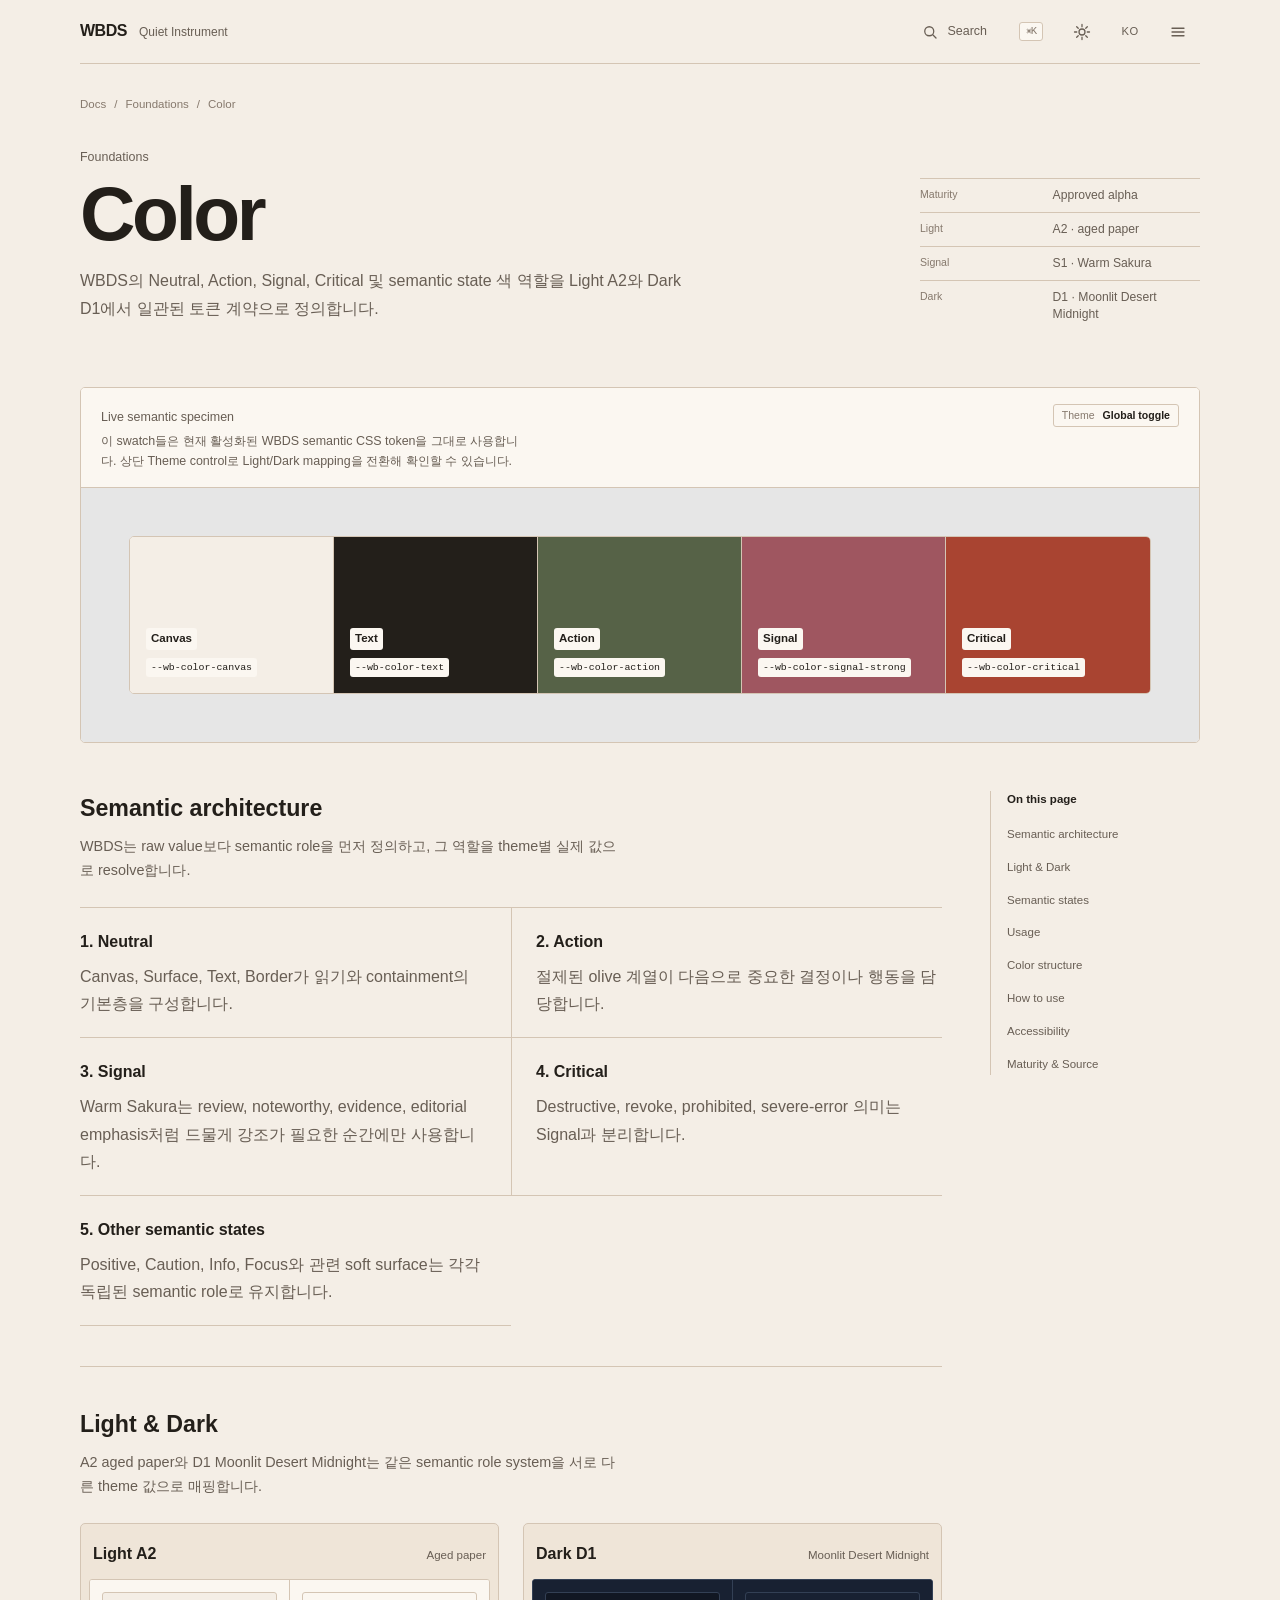
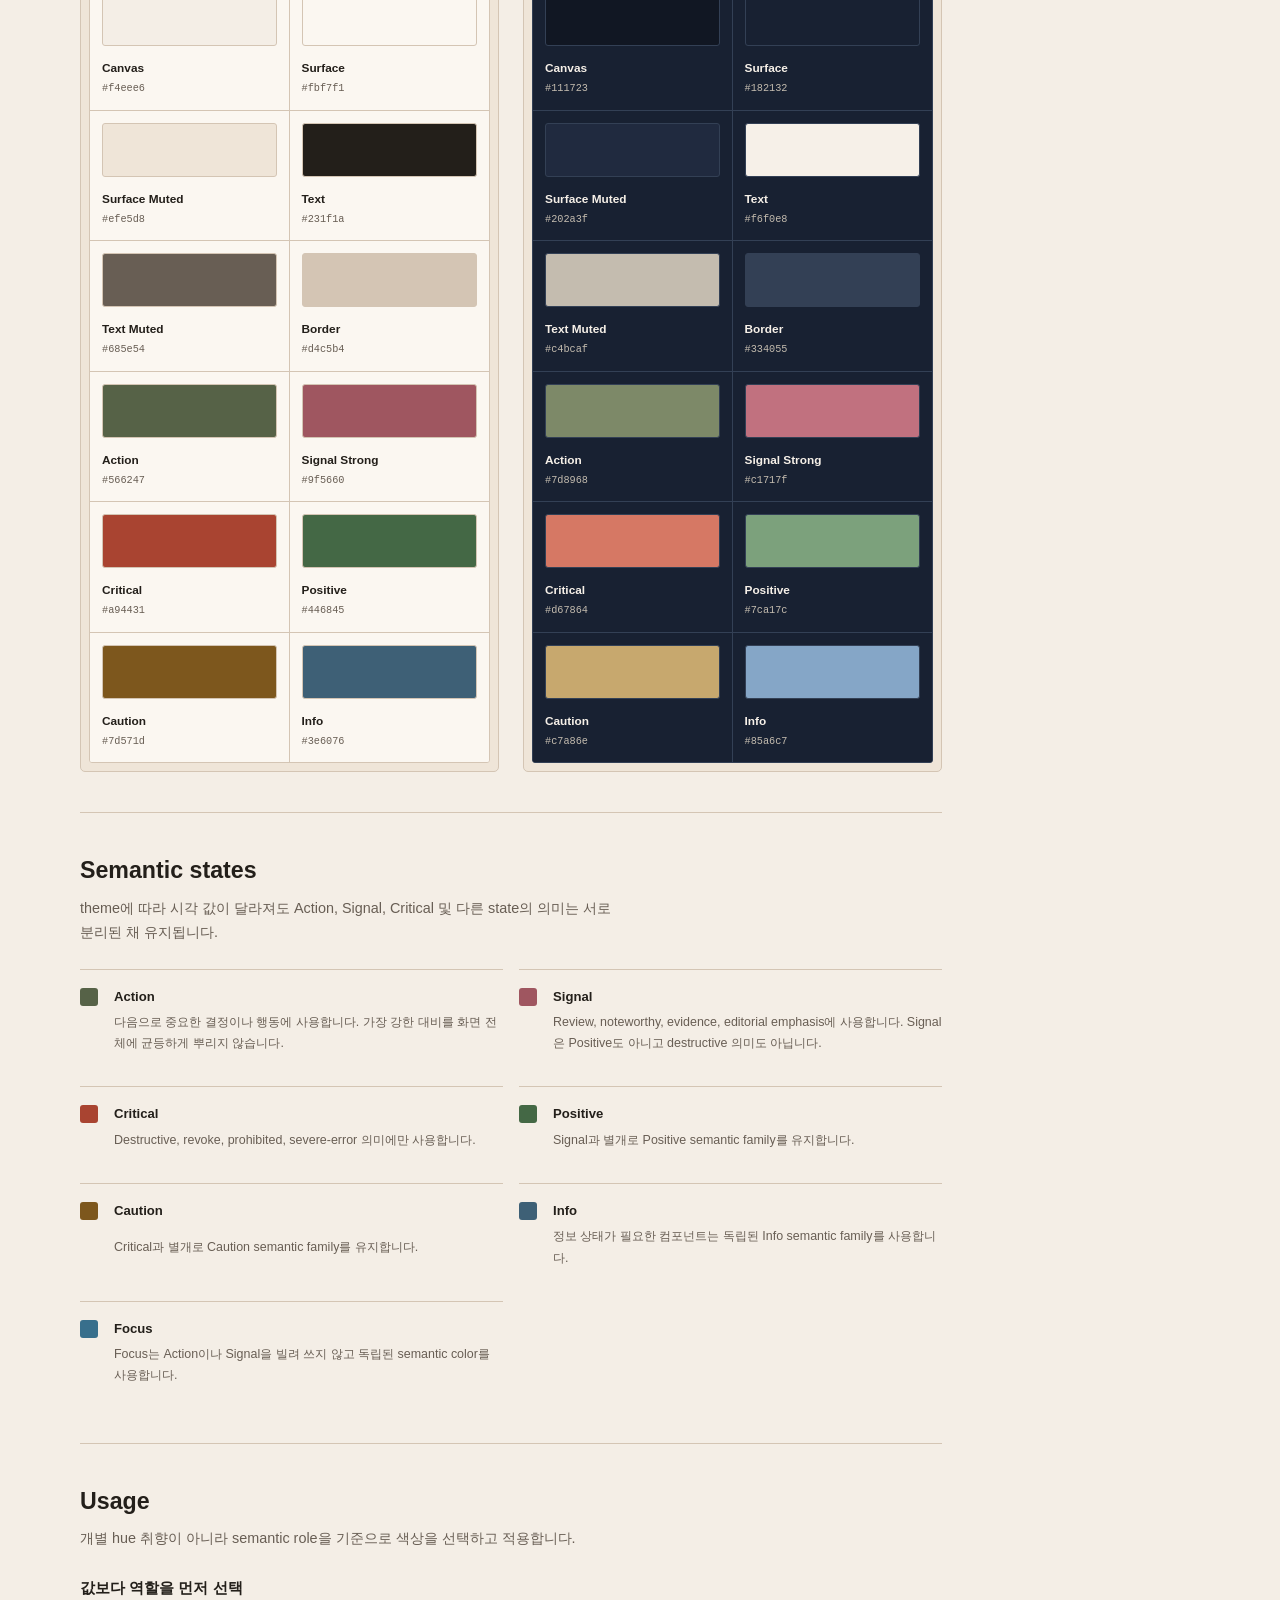
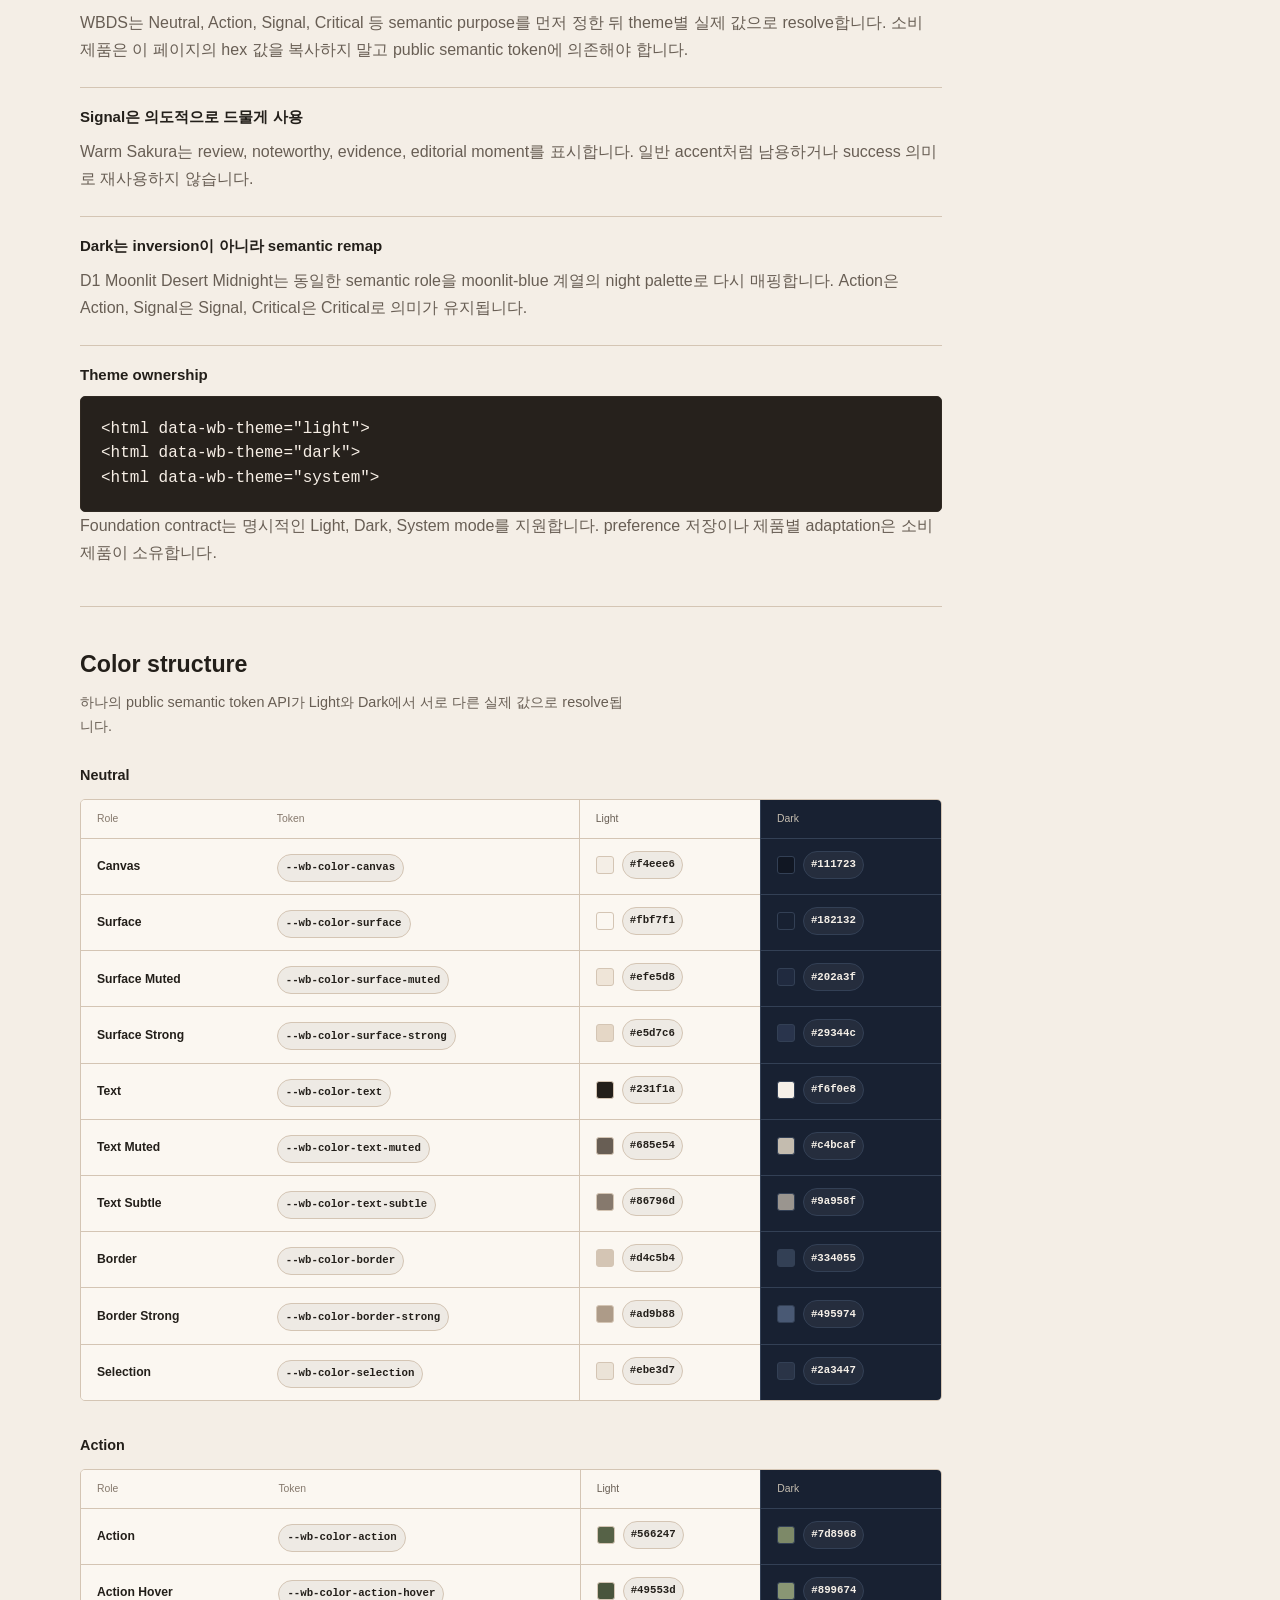
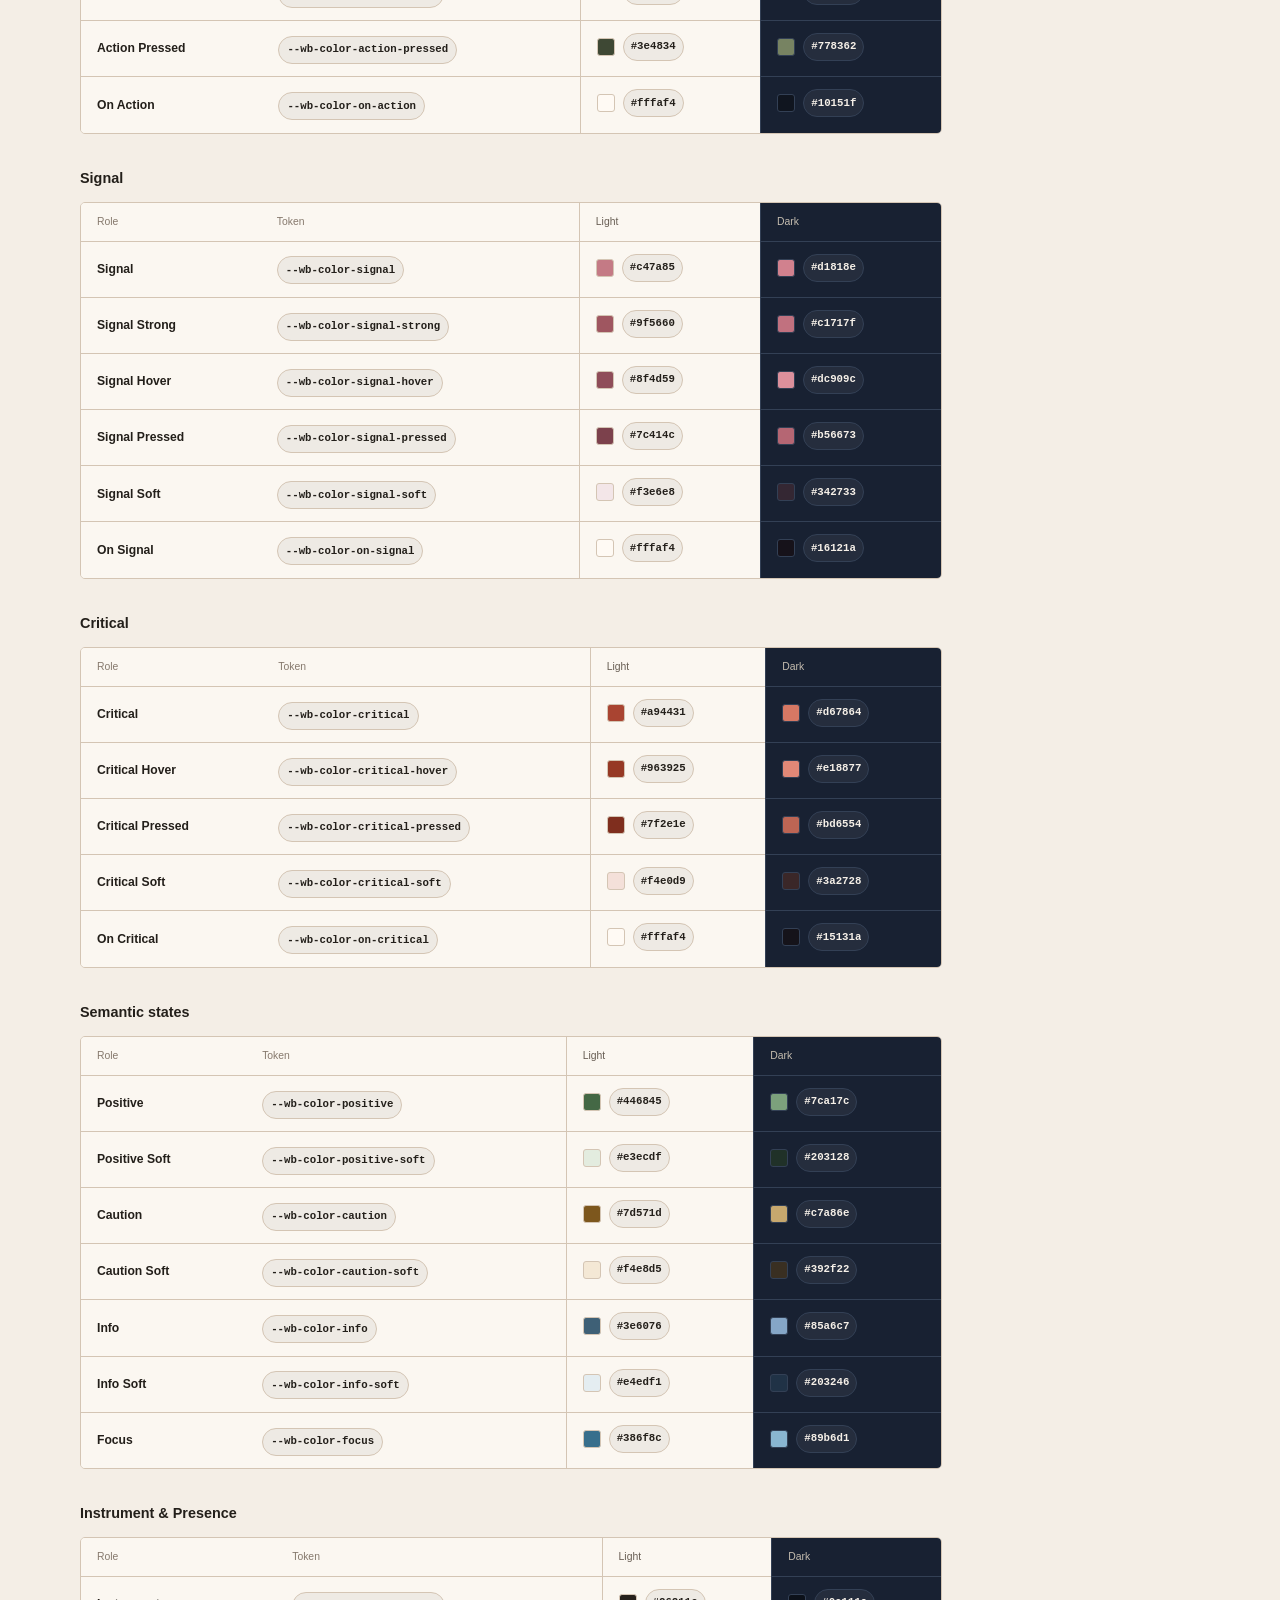
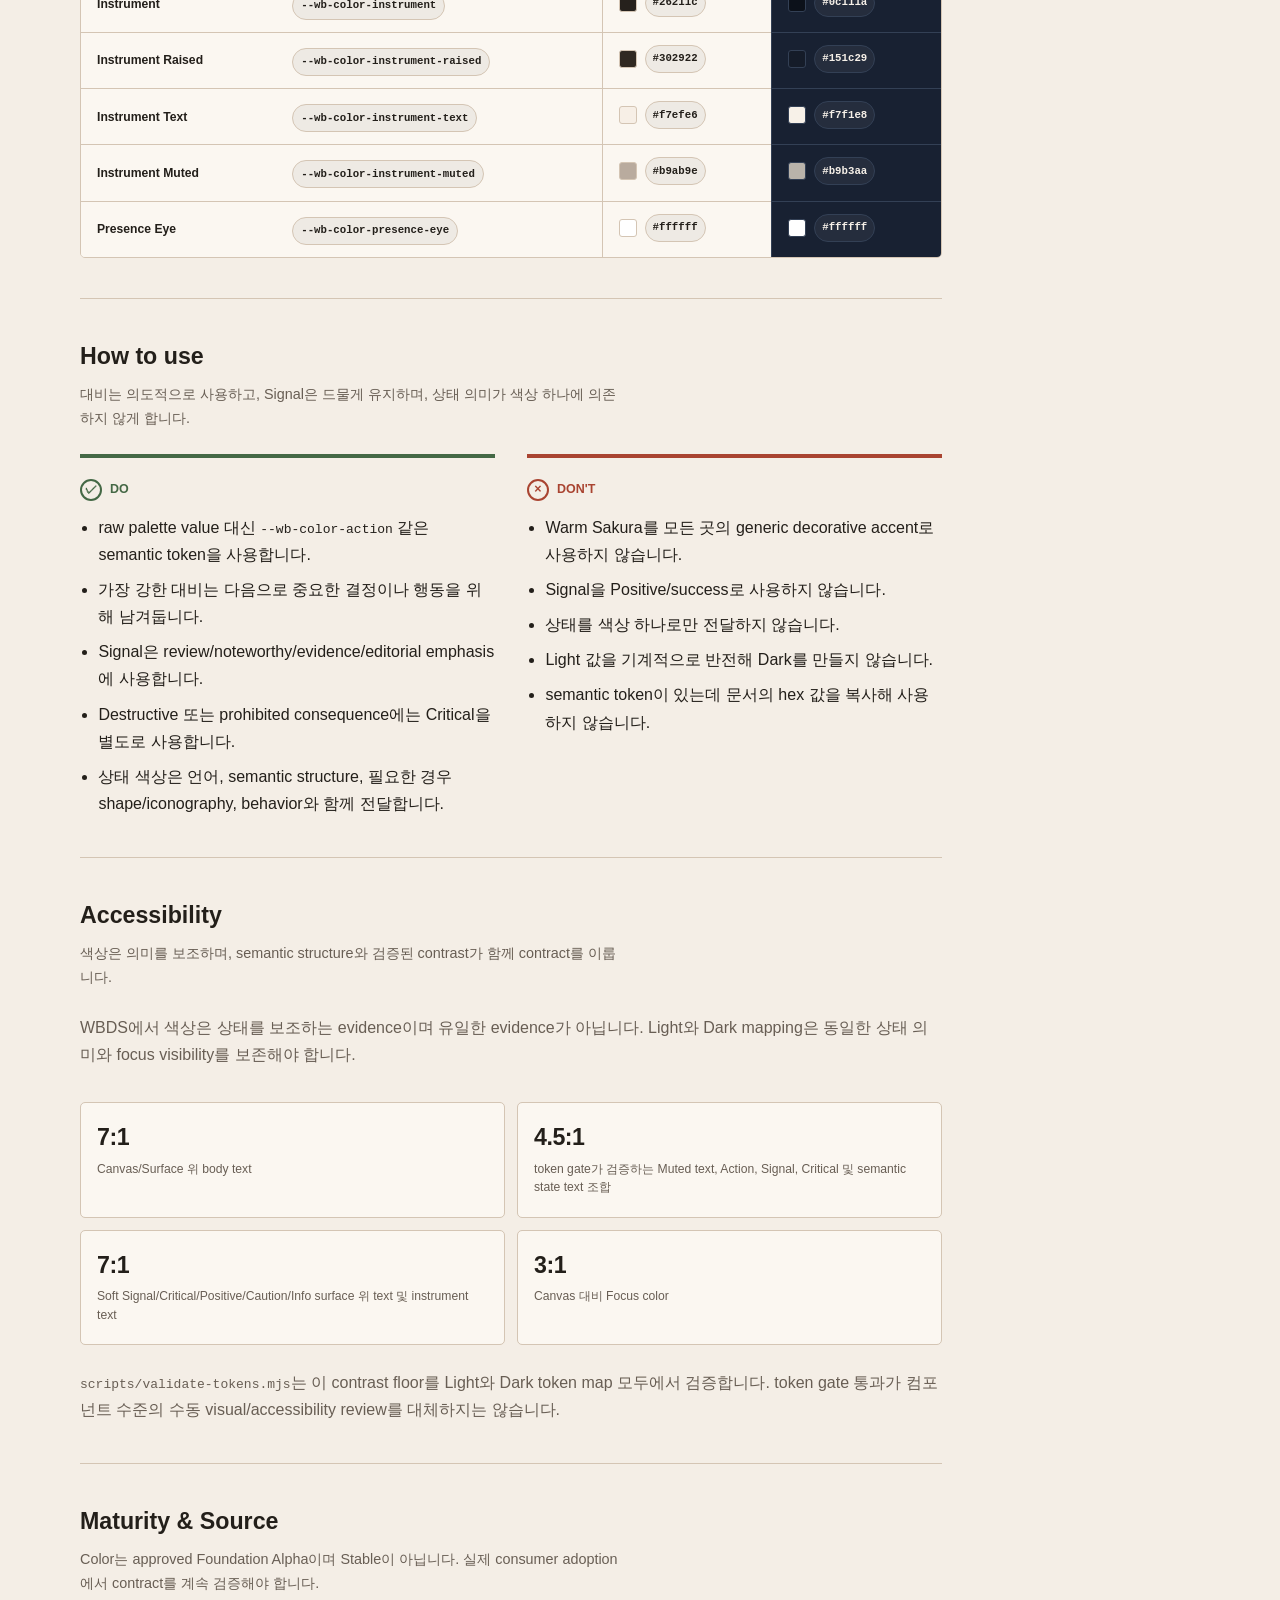
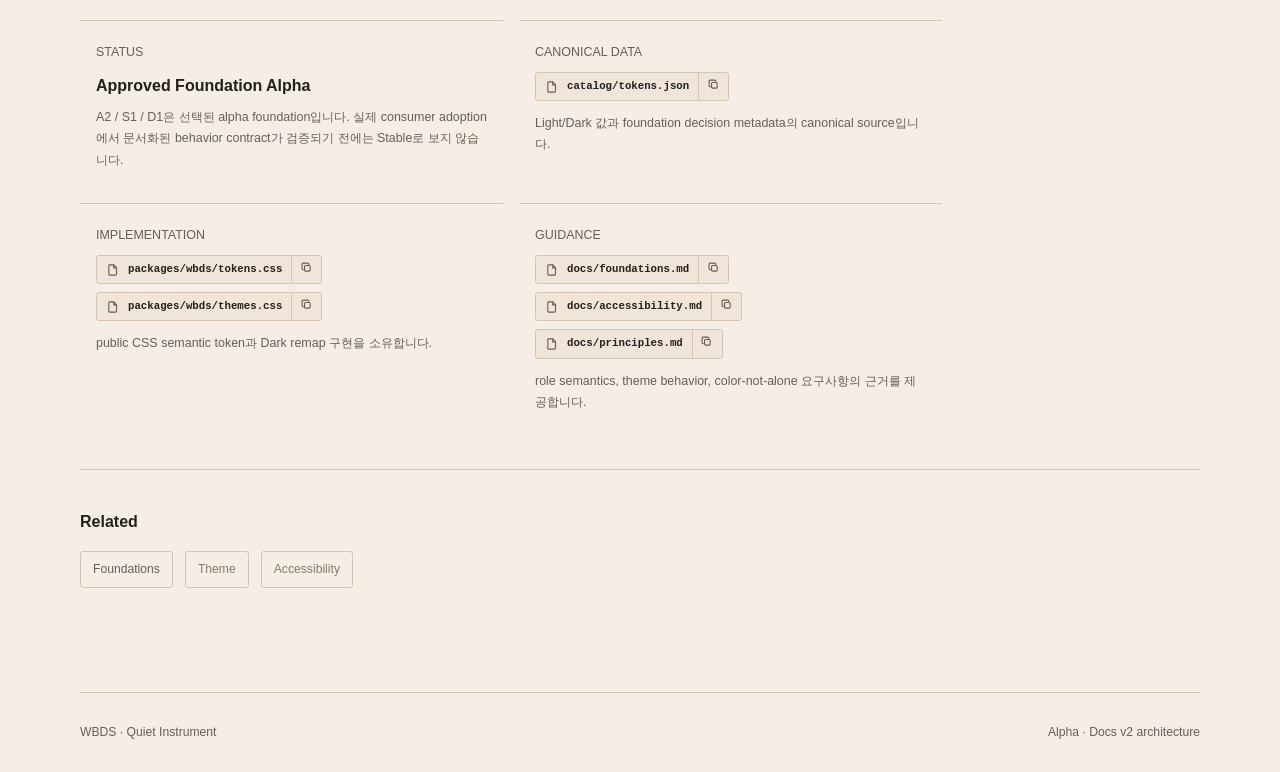
<file: foundations/color/standalone.html>
<!doctype html>
<html lang="ko" data-wb-motion="full">
<head>
  <meta charset="utf-8" />
  <meta name="viewport" content="width=device-width,initial-scale=1" />
  <meta name="description" content="WBDS의 Neutral, Action, Signal, Critical 및 semantic state 색 역할을 Light A2와 Dark D1에서 일관된 토큰 계약으로 정의합니다." />
  <title>Color · WBDS</title>
  <style>
/* tokens.css */
:root {
  /* APPROVED_FOUNDATION_ALPHA — aged paper / S1 Sakura / F0 locale display / R3 balanced-sharp. */
  --wb-color-canvas: #f4eee6;
  --wb-color-surface: #fbf7f1;
  --wb-color-surface-muted: #efe5d8;
  --wb-color-surface-strong: #e5d7c6;
  --wb-color-text: #231f1a;
  --wb-color-text-muted: #685e54;
  --wb-color-text-subtle: #86796d;
  --wb-color-border: #d4c5b4;
  --wb-color-border-strong: #ad9b88;
  --wb-color-action: #566247;
  --wb-color-action-hover: #49553d;
  --wb-color-action-pressed: #3e4834;
  --wb-color-on-action: #fffaf4;
  --wb-color-signal: #c47a85;
  --wb-color-signal-strong: #9f5660;
  --wb-color-signal-hover: #8f4d59;
  --wb-color-signal-pressed: #7c414c;
  --wb-color-signal-soft: #f3e6e8;
  --wb-color-on-signal: #fffaf4;
  --wb-color-presence-eye: #ffffff;
  --wb-color-focus: #386f8c;
  --wb-color-positive: #446845;
  --wb-color-positive-soft: #e3ecdf;
  --wb-color-caution: #7d571d;
  --wb-color-caution-soft: #f4e8d5;
  --wb-color-critical: #a94431;
  --wb-color-critical-hover: #963925;
  --wb-color-critical-pressed: #7f2e1e;
  --wb-color-critical-soft: #f4e0d9;
  --wb-color-on-critical: #fffaf4;
  --wb-color-info: #3e6076;
  --wb-color-info-soft: #e4edf1;
  --wb-color-selection: #ebe3d7;
  --wb-color-instrument: #26211c;
  --wb-color-instrument-raised: #302922;
  --wb-color-instrument-text: #f7efe6;
  --wb-color-instrument-muted: #b9ab9e;
  --wb-color-overlay: rgb(35 31 26 / 0.56);

  --wb-font-emoji: "Noto Emoji", "Segoe UI Symbol", "Apple Symbols", sans-serif;
  --wb-font-body: "Pretendard Variable", Pretendard, Inter, "Segoe UI", "Noto Sans KR", "Hiragino Sans", "Yu Gothic", sans-serif;
  --wb-font-display-latin: Charter, "Iowan Old Style", "Palatino Linotype", Georgia, serif;
  --wb-font-display-ko: "Source Han Serif KR", "Noto Serif KR", Batang, serif;
  --wb-font-display-ja: "Shippori Mincho", "Hiragino Mincho ProN", "Yu Mincho", YuMincho, serif;
  --wb-font-display: var(--wb-font-display-latin);
  --wb-font-expressive: var(--wb-font-display);
  --wb-font-meta: var(--wb-font-body);
  --wb-font-code: ui-monospace, "Cascadia Code", "SFMono-Regular", Consolas, monospace;
  --wb-font-mono: var(--wb-font-code);

  --wb-space-0: 0;
  --wb-space-1: 4px;
  --wb-space-2: 8px;
  --wb-space-3: 12px;
  --wb-space-4: 16px;
  --wb-space-5: 20px;
  --wb-space-6: 24px;
  --wb-space-8: 32px;
  --wb-space-10: 40px;
  --wb-space-12: 48px;
  --wb-space-16: 64px;
  --wb-space-20: 80px;

  --wb-size-control-sm: 32px;
  --wb-size-control-md: 40px;
  --wb-size-control-lg: 48px;
  --wb-size-touch-min: 44px;
  --wb-size-reading: 68ch;
  --wb-size-workbench: 1280px;
  --wb-size-page: 1120px;

  /* R3 approved: sharp enough to resist generic AI softness without becoming brittle. */
  --wb-radius-control: 3px;
  --wb-radius-panel: 5px;
  --wb-radius-overlay: 7px;
  --wb-radius-round: 999px;

  --wb-border: 1px solid var(--wb-color-border);
  --wb-border-strong: 1px solid var(--wb-color-border-strong);
  --wb-shadow-overlay: 0 10px 24px rgb(35 31 26 / 0.10);
  --wb-shadow-sticky: 0 -8px 24px rgb(35 31 26 / 0.07);
  --wb-shadow-command: 0 2px 0 var(--wb-color-action-pressed);
  --wb-shadow-command-signal: 0 2px 0 #6f3942;

  --wb-motion-fast: 120ms;
  --wb-motion-base: 180ms;
  --wb-motion-slow: 260ms;
  --wb-motion-playful: 340ms;
  --wb-motion-idle: 5.8s;
  --wb-ease-standard: cubic-bezier(0.2, 0, 0, 1);
  --wb-ease-springy: cubic-bezier(0.2, 0.9, 0.25, 1.02);
}


/* themes.css */
:root {
  /* APPROVED_ALPHA_DARK_D1_REFINED — moonlit Desert Midnight, 2026-09-15. */
  --wb-theme-dark-color-canvas: #111723;
  --wb-theme-dark-color-surface: #182132;
  --wb-theme-dark-color-surface-muted: #202a3f;
  --wb-theme-dark-color-surface-strong: #29344c;
  --wb-theme-dark-color-text: #f6f0e8;
  --wb-theme-dark-color-text-muted: #c4bcaf;
  --wb-theme-dark-color-text-subtle: #9a958f;
  --wb-theme-dark-color-border: #334055;
  --wb-theme-dark-color-border-strong: #495974;
  --wb-theme-dark-color-action: #7d8968;
  --wb-theme-dark-color-action-hover: #899674;
  --wb-theme-dark-color-action-pressed: #778362;
  --wb-theme-dark-color-on-action: #10151f;
  --wb-theme-dark-color-signal: #d1818e;
  --wb-theme-dark-color-signal-strong: #c1717f;
  --wb-theme-dark-color-signal-hover: #dc909c;
  --wb-theme-dark-color-signal-pressed: #b56673;
  --wb-theme-dark-color-signal-soft: #342733;
  --wb-theme-dark-color-on-signal: #16121a;
  --wb-theme-dark-color-focus: #89b6d1;
  --wb-theme-dark-color-positive: #7ca17c;
  --wb-theme-dark-color-positive-soft: #203128;
  --wb-theme-dark-color-caution: #c7a86e;
  --wb-theme-dark-color-caution-soft: #392f22;
  --wb-theme-dark-color-critical: #d67864;
  --wb-theme-dark-color-critical-hover: #e18877;
  --wb-theme-dark-color-critical-pressed: #bd6554;
  --wb-theme-dark-color-critical-soft: #3a2728;
  --wb-theme-dark-color-on-critical: #15131a;
  --wb-theme-dark-color-info: #85a6c7;
  --wb-theme-dark-color-info-soft: #203246;
  --wb-theme-dark-color-selection: #2a3447;
  --wb-theme-dark-color-instrument: #0c111a;
  --wb-theme-dark-color-instrument-raised: #151c29;
  --wb-theme-dark-color-instrument-text: #f7f1e8;
  --wb-theme-dark-color-instrument-muted: #b9b3aa;
  --wb-theme-dark-color-overlay: rgb(5 8 14 / 0.76);
  --wb-theme-dark-shadow-overlay: 0 12px 28px rgb(0 0 0 / 0.34);
  --wb-theme-dark-shadow-sticky: 0 -8px 24px rgb(0 0 0 / 0.24);
  --wb-theme-dark-shadow-command: 0 2px 0 #4e5b40;
  --wb-theme-dark-shadow-command-signal: 0 2px 0 #774752;
}

:root[data-wb-theme="light"] { color-scheme: light; }
:root[data-wb-theme="dark"] {
  color-scheme: dark;
  --wb-color-canvas: var(--wb-theme-dark-color-canvas);
  --wb-color-surface: var(--wb-theme-dark-color-surface);
  --wb-color-surface-muted: var(--wb-theme-dark-color-surface-muted);
  --wb-color-surface-strong: var(--wb-theme-dark-color-surface-strong);
  --wb-color-text: var(--wb-theme-dark-color-text);
  --wb-color-text-muted: var(--wb-theme-dark-color-text-muted);
  --wb-color-text-subtle: var(--wb-theme-dark-color-text-subtle);
  --wb-color-border: var(--wb-theme-dark-color-border);
  --wb-color-border-strong: var(--wb-theme-dark-color-border-strong);
  --wb-color-action: var(--wb-theme-dark-color-action);
  --wb-color-action-hover: var(--wb-theme-dark-color-action-hover);
  --wb-color-action-pressed: var(--wb-theme-dark-color-action-pressed);
  --wb-color-on-action: var(--wb-theme-dark-color-on-action);
  --wb-color-signal: var(--wb-theme-dark-color-signal);
  --wb-color-signal-strong: var(--wb-theme-dark-color-signal-strong);
  --wb-color-signal-hover: var(--wb-theme-dark-color-signal-hover);
  --wb-color-signal-pressed: var(--wb-theme-dark-color-signal-pressed);
  --wb-color-signal-soft: var(--wb-theme-dark-color-signal-soft);
  --wb-color-on-signal: var(--wb-theme-dark-color-on-signal);
  --wb-color-focus: var(--wb-theme-dark-color-focus);
  --wb-color-positive: var(--wb-theme-dark-color-positive);
  --wb-color-positive-soft: var(--wb-theme-dark-color-positive-soft);
  --wb-color-caution: var(--wb-theme-dark-color-caution);
  --wb-color-caution-soft: var(--wb-theme-dark-color-caution-soft);
  --wb-color-critical: var(--wb-theme-dark-color-critical);
  --wb-color-critical-hover: var(--wb-theme-dark-color-critical-hover);
  --wb-color-critical-pressed: var(--wb-theme-dark-color-critical-pressed);
  --wb-color-critical-soft: var(--wb-theme-dark-color-critical-soft);
  --wb-color-on-critical: var(--wb-theme-dark-color-on-critical);
  --wb-color-info: var(--wb-theme-dark-color-info);
  --wb-color-info-soft: var(--wb-theme-dark-color-info-soft);
  --wb-color-selection: var(--wb-theme-dark-color-selection);
  --wb-color-instrument: var(--wb-theme-dark-color-instrument);
  --wb-color-instrument-raised: var(--wb-theme-dark-color-instrument-raised);
  --wb-color-instrument-text: var(--wb-theme-dark-color-instrument-text);
  --wb-color-instrument-muted: var(--wb-theme-dark-color-instrument-muted);
  --wb-color-overlay: var(--wb-theme-dark-color-overlay);
  --wb-shadow-overlay: var(--wb-theme-dark-shadow-overlay);
  --wb-shadow-sticky: var(--wb-theme-dark-shadow-sticky);
  --wb-shadow-command: var(--wb-theme-dark-shadow-command);
  --wb-shadow-command-signal: var(--wb-theme-dark-shadow-command-signal);
}

@media (prefers-color-scheme: dark) {
  :root[data-wb-theme="system"] {
    color-scheme: dark;
    --wb-color-canvas: var(--wb-theme-dark-color-canvas);
    --wb-color-surface: var(--wb-theme-dark-color-surface);
    --wb-color-surface-muted: var(--wb-theme-dark-color-surface-muted);
    --wb-color-surface-strong: var(--wb-theme-dark-color-surface-strong);
    --wb-color-text: var(--wb-theme-dark-color-text);
    --wb-color-text-muted: var(--wb-theme-dark-color-text-muted);
    --wb-color-text-subtle: var(--wb-theme-dark-color-text-subtle);
    --wb-color-border: var(--wb-theme-dark-color-border);
    --wb-color-border-strong: var(--wb-theme-dark-color-border-strong);
    --wb-color-action: var(--wb-theme-dark-color-action);
    --wb-color-action-hover: var(--wb-theme-dark-color-action-hover);
    --wb-color-action-pressed: var(--wb-theme-dark-color-action-pressed);
    --wb-color-on-action: var(--wb-theme-dark-color-on-action);
    --wb-color-signal: var(--wb-theme-dark-color-signal);
    --wb-color-signal-strong: var(--wb-theme-dark-color-signal-strong);
    --wb-color-signal-hover: var(--wb-theme-dark-color-signal-hover);
    --wb-color-signal-pressed: var(--wb-theme-dark-color-signal-pressed);
    --wb-color-signal-soft: var(--wb-theme-dark-color-signal-soft);
    --wb-color-on-signal: var(--wb-theme-dark-color-on-signal);
    --wb-color-focus: var(--wb-theme-dark-color-focus);
    --wb-color-positive: var(--wb-theme-dark-color-positive);
    --wb-color-positive-soft: var(--wb-theme-dark-color-positive-soft);
    --wb-color-caution: var(--wb-theme-dark-color-caution);
    --wb-color-caution-soft: var(--wb-theme-dark-color-caution-soft);
    --wb-color-critical: var(--wb-theme-dark-color-critical);
    --wb-color-critical-hover: var(--wb-theme-dark-color-critical-hover);
    --wb-color-critical-pressed: var(--wb-theme-dark-color-critical-pressed);
    --wb-color-critical-soft: var(--wb-theme-dark-color-critical-soft);
    --wb-color-on-critical: var(--wb-theme-dark-color-on-critical);
    --wb-color-info: var(--wb-theme-dark-color-info);
    --wb-color-info-soft: var(--wb-theme-dark-color-info-soft);
    --wb-color-selection: var(--wb-theme-dark-color-selection);
    --wb-color-instrument: var(--wb-theme-dark-color-instrument);
    --wb-color-instrument-raised: var(--wb-theme-dark-color-instrument-raised);
    --wb-color-instrument-text: var(--wb-theme-dark-color-instrument-text);
    --wb-color-instrument-muted: var(--wb-theme-dark-color-instrument-muted);
    --wb-color-overlay: var(--wb-theme-dark-color-overlay);
    --wb-shadow-overlay: var(--wb-theme-dark-shadow-overlay);
    --wb-shadow-sticky: var(--wb-theme-dark-shadow-sticky);
    --wb-shadow-command: var(--wb-theme-dark-shadow-command);
    --wb-shadow-command-signal: var(--wb-theme-dark-shadow-command-signal);
  }
}
@media (prefers-color-scheme: light) { :root[data-wb-theme="system"] { color-scheme: light; } }

/* foundation.css */
*, *::before, *::after { box-sizing: border-box; }
html { color-scheme: light; background: var(--wb-color-canvas); }
body { margin: 0; color: var(--wb-color-text); background: var(--wb-color-canvas); font-family: var(--wb-font-body); line-height: 1.55; -webkit-font-smoothing: antialiased; transition: background-color var(--wb-motion-base) var(--wb-ease-standard), color var(--wb-motion-base) var(--wb-ease-standard); }
button, input, textarea, select { font: inherit; }
button, a, input, textarea, select, summary { -webkit-tap-highlight-color: transparent; }
a { color: inherit; text-underline-offset: 0.18em; text-decoration-thickness: 0.08em; }
:focus-visible { outline: 2px solid var(--wb-color-focus); outline-offset: 4px; }
::selection { background: var(--wb-color-selection); }
img, svg { max-width: 100%; }

.wbds-page { width: min(calc(100% - 32px), var(--wb-size-page)); margin-inline: auto; }
.wbds-workbench { width: min(calc(100% - 32px), var(--wb-size-workbench)); margin-inline: auto; }
.wbds-reading, .wbds-prose { max-width: var(--wb-size-reading); }
.wbds-rule { border: 0; border-top: var(--wb-border); margin-block: var(--wb-space-8); }
.wbds-meta { font-family: var(--wb-font-meta); font-size: 0.78rem; color: var(--wb-color-text-muted); font-variant-numeric: tabular-nums; }
.wbds-code { font-family: var(--wb-font-code); font-variant-ligatures: none; }
.wbds-inline-code { display: inline; padding: 0.12em 0.38em; border: var(--wb-border); border-radius: 2px; background: var(--wb-color-surface-muted); font-family: var(--wb-font-code); font-size: 0.9em; font-variant-ligatures: none; overflow-wrap: anywhere; }
.wbds-code-block { margin: 0; padding: var(--wb-space-5); border: 1px solid var(--wb-color-instrument-raised); border-radius: var(--wb-radius-panel); background: var(--wb-color-instrument); color: var(--wb-color-instrument-text); font-family: var(--wb-font-code); line-height: 1.55; overflow: auto; }
.wbds-code-block code { font: inherit; white-space: pre; }
.wbds-code-stack { display: grid; gap: var(--wb-space-3); align-items: start; }
.wbds-code-stack > .wbds-inline-code { justify-self: start; }
.wbds-breakable { min-width: 0; overflow-wrap: anywhere; word-break: break-word; }
.wbds-sr-only { position: absolute !important; width: 1px; height: 1px; padding: 0; margin: -1px; overflow: hidden; clip: rect(0, 0, 0, 0); clip-path: inset(50%); white-space: nowrap; border: 0; }
.wbds-display { font-family: var(--wb-font-display); font-weight: 600; font-synthesis: none; letter-spacing: -0.025em; text-wrap: balance; }
.wbds-expressive { font-family: var(--wb-font-expressive); font-weight: 650; font-synthesis: none; letter-spacing: -0.04em; line-height: 0.96; text-wrap: balance; }
.wbds-emoji { font-family: var(--wb-font-emoji); font-style: normal; font-synthesis: none; }
.wbds-display:lang(ko), .wbds-expressive:lang(ko) { font-family: var(--wb-font-display-ko); }
.wbds-display:lang(ja), .wbds-expressive:lang(ja) { font-family: var(--wb-font-display-ja); }
.wbds-display:lang(ko), .wbds-expressive:lang(ko), .wbds-reading:lang(ko), .wbds-prose:lang(ko) { word-break: keep-all; overflow-wrap: break-word; }
@supports (word-break: auto-phrase) { .wbds-display:lang(ja), .wbds-expressive:lang(ja) { word-break: auto-phrase; } }
@supports (font-variant-emoji: text) { .wbds-emoji { font-variant-emoji: text; } }

/* Legacy semantic Signal marker: reserved for compact non-agent review emphasis. */
.wbds-signal-mark { position: relative; padding-inline-start: calc(var(--wb-space-3) + 8px); }
.wbds-signal-mark::before { content: ""; position: absolute; inset-inline-start: 0; inset-block-start: 0.48em; width: 8px; height: 8px; border-radius: 1px; background: var(--wb-color-signal-strong); }

/* Legacy WBDS Presence Mark retained for older fixtures. Canonical new work uses wbds-presence-pair. */
.wbds-presence-mark {
  --wb-presence-scale: 1;
  display: inline-grid;
  grid-template-rows: auto auto;
  gap: calc(4px * var(--wb-presence-scale));
  inline-size: calc(28px * var(--wb-presence-scale));
  align-items: center;
  justify-items: center;
  vertical-align: middle;
  perspective: calc(110px * var(--wb-presence-scale));
}
.wbds-presence-mark__body {
  position: relative;
  display: block;
  inline-size: 100%;
  block-size: calc(12px * var(--wb-presence-scale));
  border-radius: 48% 52% 46% 54% / 58% 56% 44% 42%;
  transform-style: preserve-3d;
  transform-origin: 50% 50%;
  will-change: transform;
}
.wbds-presence-mark__body[data-role="user"] { background: var(--wb-color-action); transform: skewX(-8deg); }
.wbds-presence-mark__body[data-role="agent"] { inline-size: 80%; background: var(--wb-color-signal); transform: skewX(7deg); }
.wbds-presence-mark__eyes { position: absolute; inset: 50% auto auto 50%; inline-size: calc(7px * var(--wb-presence-scale)); block-size: calc(8px * var(--wb-presence-scale)); transform: translate(-50%, -50%); transform-origin: 50% 50%; }
.wbds-presence-mark__eye { display: block; inline-size: 100%; block-size: 100%; border-radius: 52% 48% 50% 50%; background: var(--wb-color-instrument); transform-origin: 50% 52%; will-change: transform, opacity; }
.wbds-presence-mark__eye:nth-child(n+2) { display: none; }

.wbds-presence-mark[data-state="idle"] .wbds-presence-mark__eye,
.wbds-presence-mark[data-state="operating"]:not([data-motion="full"]) .wbds-presence-mark__eye,
.wbds-presence-mark[data-size="compact"] .wbds-presence-mark__eye { animation: wbds-presence-blink 4.2s ease-in-out infinite; }
.wbds-presence-mark[data-state="operating"][data-motion="full"]:not([data-size="compact"]) .wbds-presence-mark__body[data-role="user"] { animation: wbds-presence-user-orbit 3.2s cubic-bezier(.4,.05,.2,1) infinite; }
.wbds-presence-mark[data-state="operating"][data-motion="full"]:not([data-size="compact"]) .wbds-presence-mark__body[data-role="agent"] { animation: wbds-presence-agent-orbit 2.7s cubic-bezier(.4,.05,.2,1) infinite .18s; }
.wbds-presence-mark[data-state="operating"][data-motion="full"]:not([data-size="compact"]) .wbds-presence-mark__eyes { animation: wbds-presence-gaze 2.7s cubic-bezier(.4,.05,.2,1) infinite; }
.wbds-presence-mark[data-state="operating"][data-motion="full"]:not([data-size="compact"]) .wbds-presence-mark__eye { animation: wbds-presence-blink 3.4s ease-in-out infinite; }

@keyframes wbds-presence-blink {
  0%, 44%, 48%, 100% { transform: scaleY(1); }
  46% { transform: scaleY(.12); }
}
@keyframes wbds-presence-user-orbit {
  0%,100% { transform: skewX(-8deg) rotateY(0deg) translateY(0) rotateZ(0deg); }
  16% { transform: skewX(-8deg) rotateY(-28deg) translateY(-1px) rotateZ(-2deg); }
  34% { transform: skewX(-8deg) rotateY(-78deg) translateY(0) rotateZ(1deg); }
  50% { transform: skewX(-8deg) rotateY(-172deg) translateY(1px) rotateZ(2deg); }
  66% { transform: skewX(-8deg) rotateY(-252deg) translateY(-1px) rotateZ(-1deg); }
  84% { transform: skewX(-8deg) rotateY(-332deg) translateY(0) rotateZ(1deg); }
}
@keyframes wbds-presence-agent-orbit {
  0%,100% { transform: skewX(7deg) rotateY(0deg) translateY(0) rotateZ(0deg); }
  18% { transform: skewX(7deg) rotateY(34deg) translateY(1px) rotateZ(2deg); }
  38% { transform: skewX(7deg) rotateY(92deg) translateY(-1px) rotateZ(-1deg); }
  54% { transform: skewX(7deg) rotateY(184deg) translateY(0) rotateZ(-2deg); }
  72% { transform: skewX(7deg) rotateY(268deg) translateY(1px) rotateZ(1deg); }
  88% { transform: skewX(7deg) rotateY(336deg) translateY(-1px) rotateZ(-1deg); }
}
@keyframes wbds-presence-gaze {
  0%,100% { transform: translate(-50%, -50%) scale(1); opacity: 1; }
  14% { transform: translate(-30%, -52%) scale(.92); opacity: 1; }
  28% { transform: translate(-8%, -48%) scale(.72); opacity: .86; }
  38%,62% { transform: translate(8%, -50%) scale(.42); opacity: .08; }
  74% { transform: translate(-92%, -48%) scale(.68); opacity: .72; }
  88% { transform: translate(-68%, -52%) scale(.9); opacity: 1; }
}

@media (max-width: 620px) { .wbds-page, .wbds-workbench { width: min(calc(100% - 24px), var(--wb-size-page)); } }

/* Motion preference is explicit. Products may map an OS preference into this attribute, but WBDS core does not do so implicitly. */
html[data-wb-motion="reduced"] { scroll-behavior: auto; }
html[data-wb-motion="reduced"] *,
html[data-wb-motion="reduced"] *::before,
html[data-wb-motion="reduced"] *::after,
[data-wb-motion="reduced"] *,
[data-wb-motion="reduced"] *::before,
[data-wb-motion="reduced"] *::after {
  animation-duration: 0.01ms !important;
  animation-iteration-count: 1 !important;
  transition-duration: 0.01ms !important;
  scroll-behavior: auto !important;
}


/* presence.css */
/* WBDS Presence Avatar v6 — approved v1 simple-shape identity + lifecycle motion system. */
.wbds-presence-mark {
  --wb-presence-scale: 1;
  position: relative;
  isolation: isolate;
  display: inline-flex;
  flex-direction: column;
  align-items: center;
  justify-content: center;
  gap: calc(6.5px * var(--wb-presence-scale));
  inline-size: max-content;
  min-inline-size: calc(34px * var(--wb-presence-scale));
  vertical-align: middle;
}

.wbds-presence-mark::before,
.wbds-presence-mark::after { content: none; }

.wbds-presence-mark__body {
  --wb-presence-fill: var(--wb-color-action);
  --wb-presence-eye-left-angle: -6deg;
  --wb-presence-eye-right-angle: 4deg;
  position: relative;
  z-index: 1;
  display: block;
  overflow: visible;
  background: var(--wb-presence-fill);
  box-shadow: none;
  clip-path: none;
  transform-origin: 50% 58%;
  isolation: isolate;
  will-change: transform;
}

/* Presence is one flat body plus two eyes. No sclera, pupil dot, translucent face plane, or faceted overlay. */
.wbds-presence-mark__body::before,
.wbds-presence-mark__body::after { content: none; }

/* Approved v1 controlled variation: same family, distinct silhouettes. */
.wbds-presence-mark__body[data-role="user"] {
  --wb-presence-fill: var(--wb-color-action);
  --wb-presence-eye-left-angle: -6deg;
  --wb-presence-eye-right-angle: 4deg;
  inline-size: calc(32px * var(--wb-presence-scale));
  block-size: calc(25px * var(--wb-presence-scale));
  border-radius: 42% 42% 46% 46% / 54% 54% 46% 46%;
  transform: rotate(-1deg);
}

.wbds-presence-mark__body[data-role="agent"] {
  --wb-presence-fill: var(--wb-color-signal-strong);
  --wb-presence-eye-left-angle: 7deg;
  --wb-presence-eye-right-angle: -4deg;
  inline-size: calc(27px * var(--wb-presence-scale));
  block-size: calc(31px * var(--wb-presence-scale));
  border-radius: 50% 50% 42% 58% / 38% 40% 60% 62%;
  transform: rotate(5deg);
}

.wbds-presence-mark__eyes {
  position: absolute;
  z-index: 3;
  inset-block-start: 46%;
  inset-inline-start: 50%;
  display: inline-flex;
  align-items: center;
  justify-content: center;
  gap: calc(4.2px * var(--wb-presence-scale));
  inline-size: auto;
  block-size: auto;
  transform: translate(-50%, -50%);
  transform-origin: 50% 50%;
  will-change: transform;
}

.wbds-presence-mark__body[data-role="agent"] .wbds-presence-mark__eyes { inset-block-start: 45%; }

/* Grok-informed construction: two chunky white rounded-rect slits — never dots/ovals. */
.wbds-presence-mark__eye,
.wbds-presence-mark__eye:nth-child(n+2) {
  display: block;
  flex: 0 0 auto;
  inline-size: calc(3.8px * var(--wb-presence-scale));
  block-size: calc(8.2px * var(--wb-presence-scale));
  border-radius: calc(1.45px * var(--wb-presence-scale));
  background: var(--wb-color-presence-eye);
  transform-origin: 50% 55%;
  will-change: scale, transform;
}
.wbds-presence-mark__eye:first-child { transform: rotate(var(--wb-presence-eye-left-angle)); }
.wbds-presence-mark__eye:last-child { transform: rotate(var(--wb-presence-eye-right-angle)); }

/* IDLE — calm, slightly curious, long holds. */
.wbds-presence-mark[data-state="idle"] .wbds-presence-mark__body[data-role="user"],
.wbds-presence-mark[data-size="compact"] .wbds-presence-mark__body[data-role="user"] {
  animation: wbds-presence-idle-user 6.4s cubic-bezier(.2,.72,.22,1) infinite;
}
.wbds-presence-mark[data-state="idle"] .wbds-presence-mark__body[data-role="agent"],
.wbds-presence-mark[data-size="compact"] .wbds-presence-mark__body[data-role="agent"] {
  animation: wbds-presence-idle-agent 5.9s cubic-bezier(.2,.72,.22,1) infinite .3s;
}
.wbds-presence-mark[data-state="idle"] .wbds-presence-mark__eye,
.wbds-presence-mark[data-size="compact"] .wbds-presence-mark__eye {
  animation: wbds-presence-blink-eye 6.4s ease-in-out infinite;
}

/* WORKING / legacy OPERATING — look around first, then a clear Z-axis spin with orbit effects. */
.wbds-presence-mark:is([data-state="working"],[data-state="operating"])[data-motion="full"]:not([data-size="compact"])::before,
.wbds-presence-mark:is([data-state="working"],[data-state="operating"])[data-motion="full"]:not([data-size="compact"])::after {
  content: "";
  position: absolute;
  z-index: 0;
  inset: calc(-7px * var(--wb-presence-scale));
  border: calc(1.6px * var(--wb-presence-scale)) solid transparent;
  border-block-start-color: color-mix(in srgb, var(--wb-color-signal) 88%, transparent);
  border-inline-end-color: color-mix(in srgb, var(--wb-color-positive) 72%, transparent);
  border-radius: 46% 54% 48% 52%;
  opacity: 0;
  pointer-events: none;
  animation: wbds-presence-working-orbit-a 4.9s cubic-bezier(.2,.74,.2,1) infinite;
}
.wbds-presence-mark:is([data-state="working"],[data-state="operating"])[data-motion="full"]:not([data-size="compact"])::after {
  inset: calc(-3px * var(--wb-presence-scale));
  border-block-start-color: color-mix(in srgb, var(--wb-color-action) 82%, transparent);
  border-inline-end-color: color-mix(in srgb, var(--wb-color-signal-strong) 78%, transparent);
  border-radius: 58% 42% 55% 45%;
  animation-name: wbds-presence-working-orbit-b;
  animation-delay: .08s;
}
.wbds-presence-mark:is([data-state="working"],[data-state="operating"])[data-motion="full"]:not([data-size="compact"]) .wbds-presence-mark__body[data-role="user"] {
  animation: wbds-presence-working-user-v2 4.9s cubic-bezier(.18,.82,.22,1) infinite;
}
.wbds-presence-mark:is([data-state="working"],[data-state="operating"])[data-motion="full"]:not([data-size="compact"]) .wbds-presence-mark__body[data-role="agent"] {
  animation: wbds-presence-working-agent-v2 4.9s cubic-bezier(.18,.82,.22,1) infinite;
}
.wbds-presence-mark:is([data-state="working"],[data-state="operating"])[data-motion="full"]:not([data-size="compact"]) .wbds-presence-mark__body[data-role="user"] .wbds-presence-mark__eyes {
  animation: wbds-presence-gaze-user-v2 4.9s cubic-bezier(.18,.72,.2,1) infinite;
}
.wbds-presence-mark:is([data-state="working"],[data-state="operating"])[data-motion="full"]:not([data-size="compact"]) .wbds-presence-mark__body[data-role="agent"] .wbds-presence-mark__eyes {
  animation: wbds-presence-gaze-agent-v2 4.9s cubic-bezier(.18,.72,.2,1) infinite;
}
.wbds-presence-mark:is([data-state="working"],[data-state="operating"])[data-motion="full"]:not([data-size="compact"]) .wbds-presence-mark__eye {
  animation: wbds-presence-blink-eye-working-v2 4.9s ease-in-out infinite;
}

/* WAITING — sleeping posture: drooped body and closed horizontal eye slits. */
.wbds-presence-mark[data-state="waiting"] .wbds-presence-mark__body[data-role="user"] {
  animation: wbds-presence-waiting-user 4.6s ease-in-out infinite;
}
.wbds-presence-mark[data-state="waiting"] .wbds-presence-mark__body[data-role="agent"] {
  animation: wbds-presence-waiting-agent 4.6s ease-in-out infinite;
}
.wbds-presence-mark[data-state="waiting"] .wbds-presence-mark__eye {
  animation: wbds-presence-sleep-eye 4.6s ease-in-out infinite;
}

/* BLOCKED — the body converges to the lower dot of an exclamation mark; the upper stick appears and occasionally vibrates. */
.wbds-presence-mark[data-state="blocked"] .wbds-presence-mark__body {
  inline-size: calc(10.5px * var(--wb-presence-scale));
  block-size: calc(10.5px * var(--wb-presence-scale));
  border-radius: 50%;
  transform: none;
  animation: wbds-presence-blocked-dot 3.4s cubic-bezier(.2,.8,.2,1) infinite;
}
.wbds-presence-mark[data-state="blocked"] .wbds-presence-mark__body::before {
  content: "";
  position: absolute;
  inset-inline-start: 50%;
  inset-block-end: calc(15px * var(--wb-presence-scale));
  inline-size: calc(5px * var(--wb-presence-scale));
  block-size: calc(19px * var(--wb-presence-scale));
  border-radius: calc(2.5px * var(--wb-presence-scale));
  background: var(--wb-presence-fill);
  transform: translateX(-50%);
  transform-origin: 50% 100%;
  animation: wbds-presence-blocked-stick 3.4s cubic-bezier(.2,.8,.2,1) infinite;
}
.wbds-presence-mark[data-state="blocked"] .wbds-presence-mark__eyes { display: none; }

/* THINKING — three dots take turns in size and tone. The center dot reuses the approved body color. */
.wbds-presence-mark[data-state="thinking"]::before,
.wbds-presence-mark[data-state="thinking"]::after {
  content: "";
  position: absolute;
  z-index: 1;
  inset-block-start: 50%;
  inline-size: calc(7px * var(--wb-presence-scale));
  block-size: calc(7px * var(--wb-presence-scale));
  border-radius: 50%;
  background: color-mix(in srgb, var(--wb-color-signal-strong) 38%, var(--wb-color-surface) 62%);
  transform: translate(-50%,-50%) scale(.76);
  animation: wbds-presence-thinking-dot 1.05s ease-in-out infinite;
}
.wbds-presence-mark[data-state="thinking"]::before { inset-inline-start: calc(50% - 10px * var(--wb-presence-scale)); }
.wbds-presence-mark[data-state="thinking"]::after { inset-inline-start: calc(50% + 10px * var(--wb-presence-scale)); animation-delay: .35s; }
.wbds-presence-mark[data-state="thinking"] .wbds-presence-mark__body {
  inline-size: calc(7px * var(--wb-presence-scale));
  block-size: calc(7px * var(--wb-presence-scale));
  border-radius: 50%;
  transform: none;
  background: color-mix(in srgb, var(--wb-color-signal-strong) 38%, var(--wb-color-surface) 62%);
  animation: wbds-presence-thinking-dot 1.05s ease-in-out infinite .175s;
}
.wbds-presence-mark[data-state="thinking"] .wbds-presence-mark__eyes { display: none; }

/* DONE — a short celebration burst, then the approved v1 avatar settles back to its idle pose. */
.wbds-presence-mark[data-state="done"]::before,
.wbds-presence-mark[data-state="done"]::after {
  content: "";
  position: absolute;
  z-index: 0;
  inset: calc(-12px * var(--wb-presence-scale));
  border-radius: 50%;
  pointer-events: none;
  opacity: 0;
  animation: wbds-presence-done-burst 2.8s cubic-bezier(.12,.72,.2,1) 1 both;
}
.wbds-presence-mark[data-state="done"]::before {
  background: repeating-conic-gradient(from 8deg, var(--wb-color-signal) 0 7deg, transparent 7deg 35deg);
  -webkit-mask: radial-gradient(circle, transparent 0 56%, #000 57% 64%, transparent 65%);
  mask: radial-gradient(circle, transparent 0 56%, #000 57% 64%, transparent 65%);
}
.wbds-presence-mark[data-state="done"]::after {
  inset: calc(-7px * var(--wb-presence-scale));
  border: calc(2px * var(--wb-presence-scale)) dotted var(--wb-color-positive);
  animation-name: wbds-presence-done-ring;
}
.wbds-presence-mark[data-state="done"] .wbds-presence-mark__body[data-role="user"] {
  animation: wbds-presence-done-user 2.8s cubic-bezier(.12,.72,.2,1) 1 both;
}
.wbds-presence-mark[data-state="done"] .wbds-presence-mark__body[data-role="agent"] {
  animation: wbds-presence-done-agent 2.8s cubic-bezier(.12,.72,.2,1) 1 both;
}
.wbds-presence-mark[data-state="done"] .wbds-presence-mark__eye {
  animation: wbds-presence-done-eye 2.8s ease-in-out 1 both;
}
/* Review/demo surfaces can opt into replay without changing product semantics. */
.wbds-presence-mark[data-state="done"][data-demo-loop="true"]::before,
.wbds-presence-mark[data-state="done"][data-demo-loop="true"]::after,
.wbds-presence-mark[data-state="done"][data-demo-loop="true"] .wbds-presence-mark__body,
.wbds-presence-mark[data-state="done"][data-demo-loop="true"] .wbds-presence-mark__eye { animation-iteration-count: infinite; }

@keyframes wbds-presence-idle-user {
  0%,44%,100% { transform: rotate(-1deg) scale(1); }
  56% { transform: rotate(2.5deg) scale(1.014); }
  72% { transform: rotate(-2.5deg) scale(1.004); }
  84% { transform: rotate(-1deg) scale(1); }
}
@keyframes wbds-presence-idle-agent {
  0%,38%,100% { transform: rotate(5deg) scale(1); }
  51% { transform: rotate(-1deg) scale(1.02); }
  67% { transform: rotate(8deg) scale(1.006); }
  82% { transform: rotate(5deg) scale(1); }
}
@keyframes wbds-presence-blink-eye {
  0%,44%,47%,100% { scale: 1 1; }
  45.5% { scale: 1 .12; }
}
@keyframes wbds-presence-blink-eye-working-v2 {
  0%,13%,17%,76%,80%,100% { scale: 1 1; }
  15%,78% { scale: 1 .12; }
}
@keyframes wbds-presence-gaze-user-v2 {
  0%,5%,34%,100% { transform: translate(-50%,-50%); }
  11% { transform: translate(calc(-50% + 1.2px),calc(-50% + .6px)); }
  19% { transform: translate(calc(-50% - 1.1px),calc(-50% - .5px)); }
  27% { transform: translate(calc(-50% + .7px),calc(-50% - .8px)); }
}
@keyframes wbds-presence-gaze-agent-v2 {
  0%,5%,34%,100% { transform: translate(-50%,-50%); }
  10% { transform: translate(calc(-50% - 1.4px),calc(-50% - .7px)); }
  18% { transform: translate(calc(-50% + 1.4px),calc(-50% + .3px)); }
  27% { transform: translate(calc(-50% - .8px),calc(-50% + .9px)); }
}
@keyframes wbds-presence-working-user-v2 {
  0%,100% { transform: rotate(-1deg) scale(1); }
  9% { transform: rotate(5deg) scale(1.02); }
  18% { transform: rotate(-5deg) scale(1.01); }
  28% { transform: rotate(3deg) scale(1.018); }
  37% { transform: rotate(-1deg) scale(1); }
  60% { transform: rotate(359deg) scale(1.035); }
  73% { transform: rotate(363deg) scale(1.012); }
  84% { transform: rotate(-2deg) scale(1); }
}
@keyframes wbds-presence-working-agent-v2 {
  0%,100% { transform: rotate(5deg) scale(1); }
  8% { transform: rotate(-7deg) scale(1.035); }
  17% { transform: rotate(12deg) scale(1.018); }
  27% { transform: rotate(-9deg) scale(1.028); }
  36% { transform: rotate(5deg) scale(1); }
  60% { transform: rotate(365deg) scale(1.055); }
  73% { transform: rotate(369deg) scale(1.015); }
  84% { transform: rotate(4deg) scale(1); }
}
@keyframes wbds-presence-working-orbit-a {
  0%,31%,76%,100% { opacity:0; transform:rotate(0deg) scale(.82); }
  39% { opacity:.72; }
  61% { opacity:.9; transform:rotate(310deg) scale(1.08); }
  71% { opacity:.3; transform:rotate(420deg) scale(1.22); }
}
@keyframes wbds-presence-working-orbit-b {
  0%,34%,78%,100% { opacity:0; transform:rotate(20deg) scale(.76); }
  41% { opacity:.62; }
  62% { opacity:.82; transform:rotate(-290deg) scale(1.04); }
  73% { opacity:.2; transform:rotate(-390deg) scale(1.18); }
}
@keyframes wbds-presence-waiting-user {
  0%,100% { transform:translateY(calc(1px * var(--wb-presence-scale))) rotate(8deg) scale(1,.97); }
  50% { transform:translateY(calc(2px * var(--wb-presence-scale))) rotate(10deg) scale(1.015,.94); }
}
@keyframes wbds-presence-waiting-agent {
  0%,100% { transform:translateY(calc(1px * var(--wb-presence-scale))) rotate(13deg) scale(1,.97); }
  50% { transform:translateY(calc(2.2px * var(--wb-presence-scale))) rotate(15deg) scale(1.018,.94); }
}
@keyframes wbds-presence-sleep-eye {
  0%,100% { transform:rotate(90deg) scale(.74,1); opacity:.96; }
  50% { transform:rotate(90deg) scale(.68,.9); opacity:.78; }
}
@keyframes wbds-presence-blocked-dot {
  0% { transform:scale(2.35); }
  8%,68%,100% { transform:scale(1); }
  72% { transform:translateX(calc(-1.1px * var(--wb-presence-scale))) rotate(-4deg); }
  75% { transform:translateX(calc(1.2px * var(--wb-presence-scale))) rotate(4deg); }
  78% { transform:translateX(calc(-.55px * var(--wb-presence-scale))) rotate(-2deg); }
  81% { transform:translateX(0) rotate(0); }
}
@keyframes wbds-presence-blocked-stick {
  0% { opacity:0; transform:translateX(-50%) scaleY(.18); }
  10%,68%,100% { opacity:1; transform:translateX(-50%) scaleY(1); }
  72% { transform:translateX(calc(-50% - 1.1px)) rotate(-4deg); }
  75% { transform:translateX(calc(-50% + 1.2px)) rotate(4deg); }
  78% { transform:translateX(calc(-50% - .55px)) rotate(-2deg); }
  81% { transform:translateX(-50%) rotate(0); }
}
@keyframes wbds-presence-thinking-dot {
  0%,100% { transform:translate(-50%,-50%) scale(.72); background:color-mix(in srgb,var(--wb-color-signal-strong) 34%,var(--wb-color-surface) 66%); opacity:.68; }
  38% { transform:translate(-50%,-50%) scale(1.18); background:var(--wb-color-presence-eye); opacity:1; }
  62% { transform:translate(-50%,-50%) scale(.86); background:color-mix(in srgb,var(--wb-color-signal-strong) 58%,var(--wb-color-surface) 42%); opacity:.82; }
}
@keyframes wbds-presence-done-user {
  0%,100% { transform:rotate(-1deg) scale(1); }
  9% { transform:rotate(-9deg) scale(1.08); }
  19% { transform:rotate(13deg) scale(1.12); }
  31% { transform:rotate(356deg) scale(1.05); }
  43% { transform:rotate(-3deg) scale(1.012); }
  58%,100% { transform:rotate(-1deg) scale(1); }
}
@keyframes wbds-presence-done-agent {
  0%,100% { transform:rotate(5deg) scale(1); }
  9% { transform:rotate(-12deg) scale(1.1); }
  19% { transform:rotate(16deg) scale(1.14); }
  31% { transform:rotate(365deg) scale(1.06); }
  43% { transform:rotate(2deg) scale(1.015); }
  58%,100% { transform:rotate(5deg) scale(1); }
}
@keyframes wbds-presence-done-burst {
  0%,5%,100% { opacity:0; transform:rotate(0) scale(.35); }
  13% { opacity:.95; transform:rotate(26deg) scale(.95); }
  28% { opacity:.9; transform:rotate(78deg) scale(1.35); }
  42% { opacity:0; transform:rotate(118deg) scale(1.65); }
}
@keyframes wbds-presence-done-ring {
  0%,6%,100% { opacity:0; transform:rotate(0) scale(.45); }
  15% { opacity:.9; transform:rotate(-20deg) scale(.9); }
  31% { opacity:.65; transform:rotate(-70deg) scale(1.35); }
  44% { opacity:0; transform:rotate(-105deg) scale(1.58); }
}
@keyframes wbds-presence-done-eye {
  0%,8%,14%,100% { scale:1 1; }
  11% { scale:1 .12; }
}

@media (prefers-reduced-motion: reduce) {
  .wbds-presence-mark::before,
  .wbds-presence-mark::after,
  .wbds-presence-mark__body,
  .wbds-presence-mark__body::before,
  .wbds-presence-mark__eyes,
  .wbds-presence-mark__eye {
    animation-duration: 0.01ms !important;
    animation-iteration-count: 1 !important;
  }
}


/* presence-motion.css */
/* WBDS Presence Motion v2 — volumetric lifecycle motion layered over the approved v1 silhouette. */

/* The silhouette stays simple, but the avatar reads as a small volume rather than a flat card. */
.wbds-presence-mark {
  perspective: calc(170px * var(--wb-presence-scale));
  transform-style: preserve-3d;
}
.wbds-presence-mark__body {
  background:
    radial-gradient(circle at 29% 23%, color-mix(in srgb, var(--wb-color-presence-eye) 24%, transparent) 0 7%, transparent 30%),
    radial-gradient(circle at 74% 78%, color-mix(in srgb, var(--wb-color-text) 22%, transparent) 0 4%, transparent 58%),
    linear-gradient(145deg, color-mix(in srgb, var(--wb-presence-fill) 92%, var(--wb-color-presence-eye) 8%), var(--wb-presence-fill) 58%, color-mix(in srgb, var(--wb-presence-fill) 86%, var(--wb-color-text) 14%));
  box-shadow:
    inset calc(-2.4px * var(--wb-presence-scale)) calc(-3px * var(--wb-presence-scale)) calc(7px * var(--wb-presence-scale)) color-mix(in srgb, var(--wb-color-text) 18%, transparent),
    inset calc(1.8px * var(--wb-presence-scale)) calc(1.5px * var(--wb-presence-scale)) calc(5px * var(--wb-presence-scale)) color-mix(in srgb, var(--wb-color-presence-eye) 14%, transparent);
  transform-style: preserve-3d;
  backface-visibility: visible;
}
.wbds-presence-mark__eyes {
  transform: translate(-50%, -50%) translateZ(calc(1.6px * var(--wb-presence-scale)));
  transform-style: preserve-3d;
}

/* WORKING — scan first, then a sticky X/Y/Z turn. X/Y stay below edge-on angles so the volume never reads as a paper disc. */
.wbds-presence-mark:is([data-state="working"],[data-state="operating"])[data-motion="full"]:not([data-size="compact"])::before,
.wbds-presence-mark:is([data-state="working"],[data-state="operating"])[data-motion="full"]:not([data-size="compact"])::after {
  content: "";
  position: absolute;
  inset-block-start: 50%;
  inset-inline-start: 50%;
  inline-size: calc(47px * var(--wb-presence-scale));
  block-size: calc(42px * var(--wb-presence-scale));
  border: 0;
  border-radius: 50%;
  pointer-events: none;
  opacity: 0;
  transform-style: preserve-3d;
  will-change: transform, opacity, filter;
  -webkit-mask: radial-gradient(ellipse 50% 34% at center, transparent 0 70%, var(--wb-color-text) 72% 79%, transparent 81%);
  mask: radial-gradient(ellipse 50% 34% at center, transparent 0 70%, var(--wb-color-text) 72% 79%, transparent 81%);
}
.wbds-presence-mark:is([data-state="working"],[data-state="operating"])[data-motion="full"]:not([data-size="compact"])::before {
  z-index: 0;
  background: conic-gradient(from 12deg,
    transparent 0 8%,
    color-mix(in srgb, var(--wb-color-signal) 82%, var(--wb-color-presence-eye) 18%) 10% 24%,
    transparent 29% 48%,
    color-mix(in srgb, var(--wb-color-action) 78%, var(--wb-color-presence-eye) 22%) 52% 65%,
    transparent 70% 100%);
  filter: drop-shadow(0 0 calc(1.4px * var(--wb-presence-scale)) color-mix(in srgb, var(--wb-color-signal) 48%, transparent));
  animation: wbds-presence-working-orbit-a-v3 4.9s cubic-bezier(.42,0,.18,1) infinite;
}
.wbds-presence-mark:is([data-state="working"],[data-state="operating"])[data-motion="full"]:not([data-size="compact"])::after {
  z-index: 2;
  inline-size: calc(42px * var(--wb-presence-scale));
  block-size: calc(48px * var(--wb-presence-scale));
  background: conic-gradient(from 196deg,
    transparent 0 14%,
    color-mix(in srgb, var(--wb-color-positive) 72%, var(--wb-color-presence-eye) 28%) 17% 31%,
    transparent 35% 63%,
    color-mix(in srgb, var(--wb-color-signal-strong) 78%, var(--wb-color-presence-eye) 22%) 67% 78%,
    transparent 82% 100%);
  filter: drop-shadow(0 0 calc(1.2px * var(--wb-presence-scale)) color-mix(in srgb, var(--wb-color-positive) 40%, transparent));
  animation: wbds-presence-working-orbit-b-v3 4.9s cubic-bezier(.42,0,.18,1) infinite .05s;
}
.wbds-presence-mark:is([data-state="working"],[data-state="operating"])[data-motion="full"]:not([data-size="compact"]) .wbds-presence-mark__body[data-role="user"] {
  animation: wbds-presence-working-user-v3 4.9s cubic-bezier(.42,0,.18,1) infinite;
}
.wbds-presence-mark:is([data-state="working"],[data-state="operating"])[data-motion="full"]:not([data-size="compact"]) .wbds-presence-mark__body[data-role="agent"] {
  animation: wbds-presence-working-agent-v3 4.9s cubic-bezier(.42,0,.18,1) infinite;
}
.wbds-presence-mark:is([data-state="working"],[data-state="operating"])[data-motion="full"]:not([data-size="compact"]) .wbds-presence-mark__body[data-role="user"] .wbds-presence-mark__eyes {
  animation: wbds-presence-gaze-user-v3 4.9s cubic-bezier(.42,0,.18,1) infinite;
}
.wbds-presence-mark:is([data-state="working"],[data-state="operating"])[data-motion="full"]:not([data-size="compact"]) .wbds-presence-mark__body[data-role="agent"] .wbds-presence-mark__eyes {
  animation: wbds-presence-gaze-agent-v3 4.9s cubic-bezier(.42,0,.18,1) infinite;
}

/* WAITING — a sleepy three-quarter pose with real perspective in the eye spacing. */
.wbds-presence-mark[data-state="waiting"] .wbds-presence-mark__body[data-role="user"] {
  animation: wbds-presence-waiting-user-v2 4.6s cubic-bezier(.45,0,.24,1) infinite;
}
.wbds-presence-mark[data-state="waiting"] .wbds-presence-mark__body[data-role="agent"] {
  animation: wbds-presence-waiting-agent-v2 4.6s cubic-bezier(.45,0,.24,1) infinite;
}
.wbds-presence-mark[data-state="waiting"] .wbds-presence-mark__eyes {
  gap: calc(5.9px * var(--wb-presence-scale));
  inset-block-start: 47%;
  transform: translate(-50%, -50%) translateZ(calc(2px * var(--wb-presence-scale)));
}
.wbds-presence-mark[data-state="waiting"] .wbds-presence-mark__eye:first-child {
  animation: wbds-presence-sleep-eye-far-v2 4.6s cubic-bezier(.45,0,.24,1) infinite;
}
.wbds-presence-mark[data-state="waiting"] .wbds-presence-mark__eye:last-child {
  animation: wbds-presence-sleep-eye-near-v2 4.6s cubic-bezier(.45,0,.24,1) infinite;
}

/* BLOCKED — a conventionally proportioned exclamation. The dot is low and still; only the stick glitches narrowly. */
.wbds-presence-mark[data-state="blocked"] .wbds-presence-mark__body {
  inline-size: calc(6px * var(--wb-presence-scale));
  block-size: calc(6px * var(--wb-presence-scale));
  border-radius: 50%;
  background: var(--wb-presence-fill);
  box-shadow: none;
  transform: translateY(calc(9px * var(--wb-presence-scale)));
  animation: wbds-presence-blocked-dot-v2 3.6s cubic-bezier(.2,.82,.2,1) infinite;
}
.wbds-presence-mark[data-state="blocked"] .wbds-presence-mark__body::before {
  content: "";
  display: block;
  position: absolute;
  inset-inline-start: 50%;
  inset-block-end: calc(10px * var(--wb-presence-scale));
  inline-size: calc(4.4px * var(--wb-presence-scale));
  block-size: calc(18px * var(--wb-presence-scale));
  border-radius: calc(2.2px * var(--wb-presence-scale));
  background: var(--wb-presence-fill);
  transform: translateX(-50%);
  transform-origin: 50% 100%;
  animation: wbds-presence-blocked-stick-v2 3.6s steps(2,end) infinite;
}
.wbds-presence-mark[data-state="blocked"] .wbds-presence-mark__body::after { content: none; }
.wbds-presence-mark[data-state="blocked"] .wbds-presence-mark__eyes { display: none; }

/* THINKING — preserve the familiar ellipsis formation while each dot drifts like a restrained firefly. */
.wbds-presence-mark[data-state="thinking"]::before,
.wbds-presence-mark[data-state="thinking"]::after {
  content: "";
  position: absolute;
  z-index: 1;
  inset-block-start: 50%;
  inline-size: calc(5.8px * var(--wb-presence-scale));
  block-size: calc(5.8px * var(--wb-presence-scale));
  border-radius: 50%;
  background: color-mix(in srgb, var(--wb-color-signal-strong) 44%, var(--wb-color-surface) 56%);
  filter: drop-shadow(0 0 0 transparent);
  transform: translate(-50%,-50%) scale(.82);
}
.wbds-presence-mark[data-state="thinking"]::before {
  inset-inline-start: calc(50% - 9px * var(--wb-presence-scale));
  animation: wbds-presence-thinking-side-a-v2 1.05s ease-in-out infinite;
}
.wbds-presence-mark[data-state="thinking"]::after {
  inset-inline-start: calc(50% + 9px * var(--wb-presence-scale));
  animation: wbds-presence-thinking-side-b-v2 1.05s ease-in-out infinite;
}
.wbds-presence-mark[data-state="thinking"] .wbds-presence-mark__body {
  inline-size: calc(5.8px * var(--wb-presence-scale));
  block-size: calc(5.8px * var(--wb-presence-scale));
  border-radius: 50%;
  background: color-mix(in srgb, var(--wb-color-signal-strong) 44%, var(--wb-color-surface) 56%);
  box-shadow: none;
  transform: none;
  animation: wbds-presence-thinking-center-v2 1.05s ease-in-out infinite;
}
.wbds-presence-mark[data-state="thinking"] .wbds-presence-mark__eyes { display: none; }

/* DONE — richer layered halo + spark shards; the simple avatar remains the focal point. */
.wbds-presence-mark[data-state="done"]::before,
.wbds-presence-mark[data-state="done"]::after {
  content: "";
  position: absolute;
  inset-block-start: 50%;
  inset-inline-start: 50%;
  inline-size: calc(58px * var(--wb-presence-scale));
  block-size: calc(58px * var(--wb-presence-scale));
  border: 0;
  border-radius: 50%;
  pointer-events: none;
  opacity: 0;
  transform-style: preserve-3d;
  will-change: transform, opacity, filter;
}
.wbds-presence-mark[data-state="done"]::before {
  z-index: 0;
  background:
    radial-gradient(ellipse 52% 34% at center, transparent 0 66%, color-mix(in srgb, var(--wb-color-signal) 72%, var(--wb-color-presence-eye) 28%) 68% 70%, transparent 72%),
    radial-gradient(ellipse 39% 55% at center, transparent 0 73%, color-mix(in srgb, var(--wb-color-action) 66%, var(--wb-color-presence-eye) 34%) 75% 77%, transparent 79%);
  filter: drop-shadow(0 0 calc(2.2px * var(--wb-presence-scale)) color-mix(in srgb, var(--wb-color-signal) 44%, transparent));
  animation: wbds-presence-done-halo-v2 2.8s cubic-bezier(.16,.78,.2,1) 1 both;
}
.wbds-presence-mark[data-state="done"]::after {
  z-index: 2;
  inline-size: calc(66px * var(--wb-presence-scale));
  block-size: calc(66px * var(--wb-presence-scale));
  background: conic-gradient(from 6deg,
    transparent 0 3%, color-mix(in srgb, var(--wb-color-signal) 86%, var(--wb-color-presence-eye) 14%) 3% 5%, transparent 5% 13%,
    color-mix(in srgb, var(--wb-color-positive) 76%, var(--wb-color-presence-eye) 24%) 13% 15%, transparent 15% 27%,
    color-mix(in srgb, var(--wb-color-action) 72%, var(--wb-color-presence-eye) 28%) 27% 30%, transparent 30% 43%,
    color-mix(in srgb, var(--wb-color-signal-strong) 82%, var(--wb-color-presence-eye) 18%) 43% 45%, transparent 45% 57%,
    color-mix(in srgb, var(--wb-color-positive) 72%, var(--wb-color-presence-eye) 28%) 57% 60%, transparent 60% 72%,
    color-mix(in srgb, var(--wb-color-signal) 80%, var(--wb-color-presence-eye) 20%) 72% 74%, transparent 74% 86%,
    color-mix(in srgb, var(--wb-color-action) 70%, var(--wb-color-presence-eye) 30%) 86% 89%, transparent 89% 100%);
  -webkit-mask: radial-gradient(circle, transparent 0 55%, var(--wb-color-text) 57% 72%, transparent 74%);
  mask: radial-gradient(circle, transparent 0 55%, var(--wb-color-text) 57% 72%, transparent 74%);
  filter: drop-shadow(0 0 calc(1.7px * var(--wb-presence-scale)) color-mix(in srgb, var(--wb-color-presence-eye) 42%, transparent));
  animation: wbds-presence-done-sparks-v2 2.8s cubic-bezier(.14,.78,.18,1) 1 both;
}
.wbds-presence-mark[data-state="done"] .wbds-presence-mark__body[data-role="user"] {
  animation: wbds-presence-done-user-v2 2.8s cubic-bezier(.18,.78,.2,1) 1 both;
}
.wbds-presence-mark[data-state="done"] .wbds-presence-mark__body[data-role="agent"] {
  animation: wbds-presence-done-agent-v2 2.8s cubic-bezier(.18,.78,.2,1) 1 both;
}
.wbds-presence-mark[data-state="done"][data-demo-loop="true"]::before,
.wbds-presence-mark[data-state="done"][data-demo-loop="true"]::after,
.wbds-presence-mark[data-state="done"][data-demo-loop="true"] .wbds-presence-mark__body,
.wbds-presence-mark[data-state="done"][data-demo-loop="true"] .wbds-presence-mark__eye { animation-iteration-count: infinite; }

@keyframes wbds-presence-working-user-v3 {
  0%,100% { transform:perspective(calc(170px * var(--wb-presence-scale))) rotateX(0deg) rotateY(0deg) rotateZ(-1deg) scale(1); }
  9% { transform:perspective(calc(170px * var(--wb-presence-scale))) rotateX(6deg) rotateY(-16deg) rotateZ(4deg) scale(1.015); }
  18% { transform:perspective(calc(170px * var(--wb-presence-scale))) rotateX(-5deg) rotateY(18deg) rotateZ(-5deg) scale(1.012); }
  29% { transform:perspective(calc(170px * var(--wb-presence-scale))) rotateX(4deg) rotateY(-10deg) rotateZ(2deg) scale(1.01); }
  37% { transform:perspective(calc(170px * var(--wb-presence-scale))) rotateX(0deg) rotateY(0deg) rotateZ(-1deg) scale(1); }
  46% { transform:perspective(calc(170px * var(--wb-presence-scale))) rotateX(-12deg) rotateY(21deg) rotateZ(34deg) scale(.99); }
  59% { transform:perspective(calc(170px * var(--wb-presence-scale))) rotateX(24deg) rotateY(-31deg) rotateZ(205deg) scale(1.04); }
  69% { transform:perspective(calc(170px * var(--wb-presence-scale))) rotateX(-15deg) rotateY(27deg) rotateZ(330deg) scale(1.025); }
  77% { transform:perspective(calc(170px * var(--wb-presence-scale))) rotateX(3deg) rotateY(-6deg) rotateZ(361deg) scale(1.01); }
  86% { transform:perspective(calc(170px * var(--wb-presence-scale))) rotateX(-2deg) rotateY(4deg) rotateZ(-2deg) scale(1); }
}
@keyframes wbds-presence-working-agent-v3 {
  0%,100% { transform:perspective(calc(170px * var(--wb-presence-scale))) rotateX(0deg) rotateY(0deg) rotateZ(5deg) scale(1); }
  8% { transform:perspective(calc(170px * var(--wb-presence-scale))) rotateX(7deg) rotateY(-19deg) rotateZ(-3deg) scale(1.025); }
  17% { transform:perspective(calc(170px * var(--wb-presence-scale))) rotateX(-7deg) rotateY(22deg) rotateZ(12deg) scale(1.018); }
  28% { transform:perspective(calc(170px * var(--wb-presence-scale))) rotateX(5deg) rotateY(-14deg) rotateZ(-7deg) scale(1.02); }
  36% { transform:perspective(calc(170px * var(--wb-presence-scale))) rotateX(0deg) rotateY(0deg) rotateZ(5deg) scale(1); }
  45% { transform:perspective(calc(170px * var(--wb-presence-scale))) rotateX(-14deg) rotateY(24deg) rotateZ(39deg) scale(.985); }
  58% { transform:perspective(calc(170px * var(--wb-presence-scale))) rotateX(27deg) rotateY(-34deg) rotateZ(210deg) scale(1.055); }
  69% { transform:perspective(calc(170px * var(--wb-presence-scale))) rotateX(-18deg) rotateY(29deg) rotateZ(334deg) scale(1.03); }
  77% { transform:perspective(calc(170px * var(--wb-presence-scale))) rotateX(4deg) rotateY(-7deg) rotateZ(365deg) scale(1.012); }
  86% { transform:perspective(calc(170px * var(--wb-presence-scale))) rotateX(-2deg) rotateY(4deg) rotateZ(4deg) scale(1); }
}
@keyframes wbds-presence-gaze-user-v3 {
  0%,5%,35%,100% { transform:translate(-50%,-50%) translateZ(calc(1.6px * var(--wb-presence-scale))); }
  11% { transform:translate(calc(-50% + 1.1px),calc(-50% + .5px)) translateZ(calc(2px * var(--wb-presence-scale))); }
  20% { transform:translate(calc(-50% - 1px),calc(-50% - .5px)) translateZ(calc(2px * var(--wb-presence-scale))); }
  28% { transform:translate(calc(-50% + .7px),calc(-50% - .7px)) translateZ(calc(1.8px * var(--wb-presence-scale))); }
}
@keyframes wbds-presence-gaze-agent-v3 {
  0%,5%,35%,100% { transform:translate(-50%,-50%) translateZ(calc(1.6px * var(--wb-presence-scale))); }
  10% { transform:translate(calc(-50% - 1.3px),calc(-50% - .7px)) translateZ(calc(2.1px * var(--wb-presence-scale))); }
  19% { transform:translate(calc(-50% + 1.3px),calc(-50% + .3px)) translateZ(calc(2.1px * var(--wb-presence-scale))); }
  28% { transform:translate(calc(-50% - .7px),calc(-50% + .8px)) translateZ(calc(1.8px * var(--wb-presence-scale))); }
}
@keyframes wbds-presence-working-orbit-a-v3 {
  0%,34%,79%,100% { opacity:0; transform:translate(-50%,-50%) perspective(calc(190px * var(--wb-presence-scale))) rotateX(67deg) rotateY(-14deg) rotateZ(0deg) scale(.78); filter:saturate(.92); }
  40% { opacity:.28; }
  50% { opacity:.82; transform:translate(-50%,-50%) perspective(calc(190px * var(--wb-presence-scale))) rotateX(61deg) rotateY(16deg) rotateZ(132deg) scale(.96); filter:saturate(1.08); }
  63% { opacity:.94; transform:translate(-50%,-50%) perspective(calc(190px * var(--wb-presence-scale))) rotateX(70deg) rotateY(-20deg) rotateZ(298deg) scale(1.08); filter:saturate(1.16); }
  73% { opacity:.3; transform:translate(-50%,-50%) perspective(calc(190px * var(--wb-presence-scale))) rotateX(64deg) rotateY(12deg) rotateZ(430deg) scale(1.2); filter:saturate(1); }
}
@keyframes wbds-presence-working-orbit-b-v3 {
  0%,36%,80%,100% { opacity:0; transform:translate(-50%,-50%) perspective(calc(185px * var(--wb-presence-scale))) rotateX(-58deg) rotateY(24deg) rotateZ(18deg) scale(.74); }
  43% { opacity:.34; }
  54% { opacity:.76; transform:translate(-50%,-50%) perspective(calc(185px * var(--wb-presence-scale))) rotateX(-64deg) rotateY(-15deg) rotateZ(-154deg) scale(.98); }
  66% { opacity:.88; transform:translate(-50%,-50%) perspective(calc(185px * var(--wb-presence-scale))) rotateX(-55deg) rotateY(27deg) rotateZ(-320deg) scale(1.09); }
  75% { opacity:.24; transform:translate(-50%,-50%) perspective(calc(185px * var(--wb-presence-scale))) rotateX(-62deg) rotateY(-9deg) rotateZ(-424deg) scale(1.18); }
}
@keyframes wbds-presence-waiting-user-v2 {
  0%,100% { transform:perspective(calc(170px * var(--wb-presence-scale))) translateY(calc(1.4px * var(--wb-presence-scale))) rotateX(8deg) rotateY(-15deg) rotateZ(9deg) scale(1,.98); }
  50% { transform:perspective(calc(170px * var(--wb-presence-scale))) translateY(calc(2.2px * var(--wb-presence-scale))) rotateX(10deg) rotateY(-18deg) rotateZ(11deg) scale(1.01,.95); }
}
@keyframes wbds-presence-waiting-agent-v2 {
  0%,100% { transform:perspective(calc(170px * var(--wb-presence-scale))) translateY(calc(1.6px * var(--wb-presence-scale))) rotateX(10deg) rotateY(-19deg) rotateZ(12deg) scale(1,.98); }
  50% { transform:perspective(calc(170px * var(--wb-presence-scale))) translateY(calc(2.5px * var(--wb-presence-scale))) rotateX(13deg) rotateY(-23deg) rotateZ(14deg) scale(1.012,.95); }
}
@keyframes wbds-presence-sleep-eye-far-v2 {
  0%,100% { transform:rotate(90deg) scale(.72,.82); opacity:.84; }
  50% { transform:rotate(90deg) scale(.66,.76); opacity:.68; }
}
@keyframes wbds-presence-sleep-eye-near-v2 {
  0%,100% { transform:rotate(90deg) scale(.95,1.02); opacity:.98; }
  50% { transform:rotate(90deg) scale(.88,.94); opacity:.82; }
}
@keyframes wbds-presence-blocked-dot-v2 {
  0% { transform:translateY(calc(9px * var(--wb-presence-scale))) scale(4.3); }
  10%,100% { transform:translateY(calc(9px * var(--wb-presence-scale))) scale(1); }
}
@keyframes wbds-presence-blocked-stick-v2 {
  0% { opacity:0; transform:translateX(-50%) scaleY(.2); }
  10%,67%,70%,73%,76%,100% { opacity:1; transform:translateX(-50%) scaleY(1); }
  68% { opacity:.86; transform:translateX(calc(-50% - .55px)) skewX(-1.5deg) scaleY(1); }
  69% { opacity:1; transform:translateX(calc(-50% + .5px)) skewX(1deg) scaleY(1); }
  74% { opacity:.9; transform:translateX(calc(-50% + .4px)) skewX(.8deg) scaleY(1); }
  75% { opacity:1; transform:translateX(calc(-50% - .35px)) skewX(-.8deg) scaleY(1); }
}
@keyframes wbds-presence-thinking-side-a-v2 {
  0%,18%,70%,100% { transform:translate(-50%,-50%) scale(.8); background:color-mix(in srgb,var(--wb-color-signal-strong) 42%,var(--wb-color-surface) 58%); opacity:.7; filter:drop-shadow(0 0 0 transparent); }
  31% { transform:translate(calc(-50% + .55px),calc(-50% - .8px)) scale(1.15); background:var(--wb-color-presence-eye); opacity:1; filter:drop-shadow(0 0 calc(1.8px * var(--wb-presence-scale)) color-mix(in srgb,var(--wb-color-presence-eye) 56%,transparent)); }
  49% { transform:translate(calc(-50% - .45px),calc(-50% + .45px)) scale(.9); background:color-mix(in srgb,var(--wb-color-signal-strong) 62%,var(--wb-color-surface) 38%); opacity:.84; }
}
@keyframes wbds-presence-thinking-center-v2 {
  0%,28%,80%,100% { transform:translate(0,0) scale(.8); background:color-mix(in srgb,var(--wb-color-signal-strong) 42%,var(--wb-color-surface) 58%); opacity:.7; filter:drop-shadow(0 0 0 transparent); }
  42% { transform:translate(calc(.25px * var(--wb-presence-scale)),calc(-.7px * var(--wb-presence-scale))) scale(1.15); background:var(--wb-color-presence-eye); opacity:1; filter:drop-shadow(0 0 calc(1.8px * var(--wb-presence-scale)) color-mix(in srgb,var(--wb-color-presence-eye) 56%,transparent)); }
  61% { transform:translate(calc(-.35px * var(--wb-presence-scale)),calc(.35px * var(--wb-presence-scale))) scale(.9); background:color-mix(in srgb,var(--wb-color-signal-strong) 62%,var(--wb-color-surface) 38%); opacity:.84; }
}
@keyframes wbds-presence-thinking-side-b-v2 {
  0%,38%,90%,100% { transform:translate(-50%,-50%) scale(.8); background:color-mix(in srgb,var(--wb-color-signal-strong) 42%,var(--wb-color-surface) 58%); opacity:.7; filter:drop-shadow(0 0 0 transparent); }
  52% { transform:translate(calc(-50% - .5px),calc(-50% - .75px)) scale(1.15); background:var(--wb-color-presence-eye); opacity:1; filter:drop-shadow(0 0 calc(1.8px * var(--wb-presence-scale)) color-mix(in srgb,var(--wb-color-presence-eye) 56%,transparent)); }
  71% { transform:translate(calc(-50% + .4px),calc(-50% + .45px)) scale(.9); background:color-mix(in srgb,var(--wb-color-signal-strong) 62%,var(--wb-color-surface) 38%); opacity:.84; }
}
@keyframes wbds-presence-done-user-v2 {
  0%,100% { transform:perspective(calc(170px * var(--wb-presence-scale))) rotateX(0deg) rotateY(0deg) rotateZ(-1deg) scale(1); }
  10% { transform:perspective(calc(170px * var(--wb-presence-scale))) rotateX(-9deg) rotateY(14deg) rotateZ(-10deg) scale(1.07); }
  22% { transform:perspective(calc(170px * var(--wb-presence-scale))) rotateX(16deg) rotateY(-20deg) rotateZ(22deg) scale(1.11); }
  36% { transform:perspective(calc(170px * var(--wb-presence-scale))) rotateX(-7deg) rotateY(12deg) rotateZ(356deg) scale(1.045); }
  52%,100% { transform:perspective(calc(170px * var(--wb-presence-scale))) rotateX(0deg) rotateY(0deg) rotateZ(-1deg) scale(1); }
}
@keyframes wbds-presence-done-agent-v2 {
  0%,100% { transform:perspective(calc(170px * var(--wb-presence-scale))) rotateX(0deg) rotateY(0deg) rotateZ(5deg) scale(1); }
  10% { transform:perspective(calc(170px * var(--wb-presence-scale))) rotateX(-10deg) rotateY(16deg) rotateZ(-12deg) scale(1.08); }
  22% { transform:perspective(calc(170px * var(--wb-presence-scale))) rotateX(18deg) rotateY(-22deg) rotateZ(25deg) scale(1.12); }
  36% { transform:perspective(calc(170px * var(--wb-presence-scale))) rotateX(-8deg) rotateY(14deg) rotateZ(365deg) scale(1.05); }
  52%,100% { transform:perspective(calc(170px * var(--wb-presence-scale))) rotateX(0deg) rotateY(0deg) rotateZ(5deg) scale(1); }
}
@keyframes wbds-presence-done-halo-v2 {
  0%,5%,100% { opacity:0; transform:translate(-50%,-50%) perspective(calc(190px * var(--wb-presence-scale))) rotateX(62deg) rotateY(-12deg) rotateZ(0deg) scale(.38); }
  13% { opacity:.94; transform:translate(-50%,-50%) perspective(calc(190px * var(--wb-presence-scale))) rotateX(58deg) rotateY(14deg) rotateZ(28deg) scale(.88); }
  28% { opacity:.76; transform:translate(-50%,-50%) perspective(calc(190px * var(--wb-presence-scale))) rotateX(68deg) rotateY(-18deg) rotateZ(96deg) scale(1.2); }
  43% { opacity:0; transform:translate(-50%,-50%) perspective(calc(190px * var(--wb-presence-scale))) rotateX(60deg) rotateY(9deg) rotateZ(148deg) scale(1.48); }
}
@keyframes wbds-presence-done-sparks-v2 {
  0%,6%,100% { opacity:0; transform:translate(-50%,-50%) rotateZ(0deg) scale(.42); }
  14% { opacity:.98; transform:translate(-50%,-50%) rotateZ(14deg) scale(.86); }
  29% { opacity:.84; transform:translate(-50%,-50%) rotateZ(68deg) scale(1.24); }
  45% { opacity:0; transform:translate(-50%,-50%) rotateZ(118deg) scale(1.62); }
}

@media (prefers-reduced-motion: reduce) {
  .wbds-presence-mark::before,
  .wbds-presence-mark::after,
  .wbds-presence-mark__body,
  .wbds-presence-mark__body::before,
  .wbds-presence-mark__eyes,
  .wbds-presence-mark__eye {
    animation-duration: .01ms !important;
    animation-iteration-count: 1 !important;
  }
}


/* presence-render.css */
/* PRESENCE_RENDER_VOLUME_V1 — optical depth for the approved v1 silhouette. */
.wbds-presence-mark__body {
  background-color: var(--wb-presence-fill);
  background-image: none;
  box-shadow: inset calc(-2.4px * var(--wb-presence-scale)) calc(-3px * var(--wb-presence-scale)) calc(7px * var(--wb-presence-scale)) var(--wb-color-overlay);
  transform-style: preserve-3d;
  backface-visibility: visible;
}

/* A soft specular patch follows the body, preserving volume without turning the avatar into a detailed illustration. */
.wbds-presence-mark__body::after {
  content: "";
  display: block;
  position: absolute;
  z-index: 2;
  inset-block-start: 12%;
  inset-inline-start: 16%;
  inline-size: 34%;
  block-size: 27%;
  border-radius: 50%;
  background: var(--wb-color-presence-eye);
  opacity: .15;
  filter: blur(calc(.85px * var(--wb-presence-scale)));
  pointer-events: none;
  transform: translateZ(calc(.7px * var(--wb-presence-scale))) rotate(-12deg);
}

/* Eye white is identity construction, not a theme-dependent ink color. */
.wbds-presence-mark__eye,
.wbds-presence-mark__eye:nth-child(n+2) {
  background: var(--wb-color-presence-eye);
}

/* Morph states deliberately shed the volumetric body paint. */
.wbds-presence-mark[data-state="blocked"] .wbds-presence-mark__body,
.wbds-presence-mark[data-state="thinking"] .wbds-presence-mark__body {
  box-shadow: none;
}
.wbds-presence-mark[data-state="blocked"] .wbds-presence-mark__body::after,
.wbds-presence-mark[data-state="thinking"] .wbds-presence-mark__body::after {
  content: none;
  display: none;
}


/* presence-avatar.css */
/* WBDS Presence Avatar v10 — dual renderer + reciprocal expression substrate.
   Large Presence uses Canvas2D quaternion motion; compact Presence preserves the same identity as flat SVG.
   No faux lighting, slice stacks, gradients, or branded color literals. */
.wbds-presence-avatar {
  --wb-presence-size: 92px;
  --wb-presence-fill: var(--wb-color-signal-strong);
  --wb-presence-eye: var(--wb-color-presence-eye);
  --wb-presence-effect-a: var(--wb-color-signal);
  --wb-presence-effect-b: var(--wb-color-action);
  --wb-presence-effect-c: var(--wb-color-info);
  position: relative;
  display: inline-grid;
  place-items: center;
  inline-size: var(--wb-presence-size);
  block-size: var(--wb-presence-size);
  overflow: visible;
  vertical-align: middle;
  contain: layout style;
}

.wbds-presence-avatar[data-role="user"] {
  --wb-presence-fill: var(--wb-color-action);
}

.wbds-presence-avatar__canvas,
.wbds-presence-avatar__svg {
  display: block;
  pointer-events: none;
}

.wbds-presence-avatar__canvas {
  position: absolute;
  inset: -38%;
  inline-size: 176%;
  block-size: 176%;
}

.wbds-presence-avatar__svg {
  inline-size: 100%;
  block-size: 100%;
  overflow: visible;
}

.wbds-presence-avatar[data-render-mode="volumetric"] .wbds-presence-avatar__svg {
  display: none;
}

.wbds-presence-avatar[data-render-mode="flat"] .wbds-presence-avatar__canvas,
.wbds-presence-avatar[data-render-mode="volumetric"][data-state="thinking"] .wbds-presence-avatar__canvas {
  display: none;
}

.wbds-presence-avatar[data-render-mode="volumetric"][data-state="thinking"] .wbds-presence-avatar__svg {
  display: block;
}

.wbds-presence-avatar__rig,
.wbds-presence-avatar__eyes,
.wbds-presence-avatar__eye,
.wbds-presence-avatar__blocked-stick,
.wbds-presence-avatar__thinking-dot {
  transform-box: fill-box;
  transform-origin: center;
  will-change: transform, opacity;
}

.wbds-presence-avatar__head {
  fill: var(--wb-presence-fill);
}

.wbds-presence-avatar__eye {
  fill: var(--wb-presence-eye);
}

.wbds-presence-avatar__blocked,
.wbds-presence-avatar__thinking {
  display: none;
}

.wbds-presence-avatar__blocked-stick,
.wbds-presence-avatar__blocked-dot {
  fill: var(--wb-presence-fill);
}

.wbds-presence-avatar[data-render-mode="flat"][data-state="blocked"] .wbds-presence-avatar__rig,
.wbds-presence-avatar[data-render-mode="flat"][data-state="blocked"] .wbds-presence-avatar__thinking,
.wbds-presence-avatar[data-state="thinking"] .wbds-presence-avatar__rig,
.wbds-presence-avatar[data-state="thinking"] .wbds-presence-avatar__blocked {
  display: none;
}

.wbds-presence-avatar[data-render-mode="flat"][data-state="blocked"] .wbds-presence-avatar__blocked,
.wbds-presence-avatar[data-state="thinking"] .wbds-presence-avatar__thinking {
  display: block;
}

.wbds-presence-avatar[data-render-mode="flat"][data-state="blocked"] .wbds-presence-avatar__blocked-stick {
  animation: wbds-presence-blocked-stick-v4 2.7s cubic-bezier(.4,0,.2,1) infinite;
}

.wbds-presence-avatar__thinking-dot {
  fill: var(--wb-presence-fill);
  opacity: .42;
}

.wbds-presence-avatar[data-state="thinking"] .wbds-presence-avatar__thinking-dot:nth-child(1) {
  animation: wbds-presence-thinking-a-v3 1.05s ease-in-out infinite;
}

.wbds-presence-avatar[data-state="thinking"] .wbds-presence-avatar__thinking-dot:nth-child(2) {
  animation: wbds-presence-thinking-b-v3 1.05s ease-in-out infinite;
}

.wbds-presence-avatar[data-state="thinking"] .wbds-presence-avatar__thinking-dot:nth-child(3) {
  animation: wbds-presence-thinking-c-v3 1.05s ease-in-out infinite;
}

@keyframes wbds-presence-blocked-stick-v4 {
  0%, 82%, 91%, 100% { transform: translateX(0); }
  83% { transform: translateX(-1.8px); }
  85% { transform: translateX(1.55px); }
  87% { transform: translateX(-1.1px); }
  89% { transform: translateX(.65px); }
}

@keyframes wbds-presence-thinking-a-v3 {
  0%, 100% { transform: translate(0, 0) scale(.84); opacity: .40; }
  18% { transform: translate(-1.6px, -1.8px) scale(1.30); opacity: 1; }
  38% { transform: translate(.9px, .9px) scale(.93); opacity: .58; }
}

@keyframes wbds-presence-thinking-b-v3 {
  0%, 20%, 100% { transform: translate(0, 0) scale(.84); opacity: .40; }
  44% { transform: translate(.9px, -1.9px) scale(1.30); opacity: 1; }
  66% { transform: translate(-.8px, .9px) scale(.93); opacity: .58; }
}

@keyframes wbds-presence-thinking-c-v3 {
  0%, 44%, 100% { transform: translate(0, 0) scale(.84); opacity: .40; }
  70% { transform: translate(1.4px, -1.7px) scale(1.30); opacity: 1; }
  90% { transform: translate(-.7px, .8px) scale(.93); opacity: .58; }
}

/* Explicit WBDS motion preference only. Do not bind these state signals to prefers-reduced-motion. */
.wbds-presence-avatar[data-wb-motion="reduced"] .wbds-presence-avatar__blocked-stick,
.wbds-presence-avatar[data-wb-motion="reduced"] .wbds-presence-avatar__thinking-dot {
  animation-duration: .001ms !important;
  animation-iteration-count: 1 !important;
}


/* presence-pair.css */
/* WBDS Presence Pair v2 — upper Wonbeen/User, lower AI Agent.
   The accepted Grok-like avatar runtime remains the substrate; WBDS identity comes from stacked composition,
   role color/scale, lifecycle semantics, and reciprocal eye/body reactions between User and Agent. */
.wbds-presence-pair {
  --wb-presence-pair-width: 132px;
  --wb-presence-pair-height: 154px;
  --wb-presence-pair-user-size: 72px;
  --wb-presence-pair-agent-size: 104px;
  position: relative;
  display: inline-block;
  inline-size: var(--wb-presence-pair-width);
  block-size: var(--wb-presence-pair-height);
  isolation: isolate;
  vertical-align: middle;
  overflow: visible;
}

.wbds-presence-pair__user,
.wbds-presence-pair__agent {
  position: absolute;
  inset-inline-start: 50%;
  transform: translateX(-50%);
  overflow: visible;
}

.wbds-presence-pair__user {
  --wb-presence-size: var(--wb-presence-pair-user-size);
  --wb-presence-fill: var(--wb-color-action);
  inset-block-start: 0;
  z-index: 2;
}

.wbds-presence-pair__agent {
  --wb-presence-size: var(--wb-presence-pair-agent-size);
  --wb-presence-fill: var(--wb-color-signal-strong);
  inset-block-end: 0;
  z-index: 1;
}

.wbds-presence-pair[data-size="medium"] {
  --wb-presence-pair-width: 88px;
  --wb-presence-pair-height: 102px;
  --wb-presence-pair-user-size: 47px;
  --wb-presence-pair-agent-size: 69px;
}

.wbds-presence-pair[data-size="compact"] {
  --wb-presence-pair-width: 44px;
  --wb-presence-pair-height: 51px;
  --wb-presence-pair-user-size: 23px;
  --wb-presence-pair-agent-size: 34px;
}

.wbds-presence-pair[data-size="compact"] .wbds-presence-avatar__canvas { display: none; }
.wbds-presence-pair[data-size="compact"] .wbds-presence-avatar__svg { display: block; }

/* Presence motion is semantic. Ambient OS media queries never disable it implicitly.
   Explicit data-wb-motion="reduced" is the only WBDS-core motion reduction switch. */
.wbds-presence-pair[data-wb-motion="reduced"] .wbds-presence-avatar__blocked-stick {
  animation-duration: .001ms !important;
  animation-iteration-count: 1 !important;
}


/* components.css */
.wbds-button {
  min-height: var(--wb-size-control-md); display: inline-flex; align-items: center; justify-content: center; gap: var(--wb-space-2);
  padding: 0 var(--wb-space-4); border: 1px solid transparent; border-radius: var(--wb-radius-control); background: var(--wb-color-action); color: var(--wb-color-on-action);
  font-weight: 700; text-decoration: none; cursor: pointer;
  transition: background-color var(--wb-motion-fast) var(--wb-ease-standard), border-color var(--wb-motion-fast) var(--wb-ease-standard), transform var(--wb-motion-fast) var(--wb-ease-standard), box-shadow var(--wb-motion-fast) var(--wb-ease-standard);
}
.wbds-button:hover:not(:disabled):not([aria-disabled="true"]) { background: var(--wb-color-action-hover); }
.wbds-button:active:not(:disabled):not([aria-disabled="true"]) { background: var(--wb-color-action-pressed); }
.wbds-button[data-variant="secondary"] { background: var(--wb-color-surface); color: var(--wb-color-text); border-color: var(--wb-color-border-strong); }
.wbds-button[data-variant="secondary"]:hover:not(:disabled) { background: var(--wb-color-surface-muted); }
.wbds-button[data-variant="quiet"] { background: transparent; color: var(--wb-color-text); border-color: transparent; }
.wbds-button[data-variant="quiet"]:hover:not(:disabled) { background: var(--wb-color-surface-muted); }
.wbds-button[data-command="true"] { box-shadow: var(--wb-shadow-command); }
.wbds-button[data-command="true"]:active:not(:disabled) { transform: translateY(2px); box-shadow: none; }
.wbds-button[data-command-kind="run"] { gap: var(--wb-space-3); padding-inline: calc(var(--wb-space-4) + 2px); }
.wbds-button[data-command-kind="run"] .wbds-button__icon { inline-size: 22px; block-size: 22px; stroke-width: 2.7; margin-inline-start: -2px; }
.wbds-button[data-command-kind="run"] kbd { margin-inline-start: var(--wb-space-1); font-size: .72rem; opacity: .78; }
.wbds-button[data-tone="signal"] { background: var(--wb-color-signal-strong); color: var(--wb-color-on-signal); }
.wbds-button[data-tone="signal"]:hover:not(:disabled):not([aria-disabled="true"]) { background: var(--wb-color-signal-hover); }
.wbds-button[data-tone="signal"]:active:not(:disabled):not([aria-disabled="true"]) { background: var(--wb-color-signal-pressed); }
.wbds-button[data-tone="signal"][data-command="true"] { box-shadow: var(--wb-shadow-command-signal); }
.wbds-button[data-tone="critical"] { background: var(--wb-color-critical); color: var(--wb-color-on-critical); }
.wbds-button[data-tone="critical"]:hover:not(:disabled):not([aria-disabled="true"]) { background: var(--wb-color-critical-hover); }
.wbds-button[data-tone="critical"]:active:not(:disabled):not([aria-disabled="true"]) { background: var(--wb-color-critical-pressed); }
.wbds-button[data-state="loading"] { cursor: progress; }
.wbds-button[data-state="success"] { border-color: var(--wb-color-positive); }
.wbds-button[data-state="error"] { border-color: var(--wb-color-critical); }
.wbds-button:disabled, .wbds-button[aria-disabled="true"] { opacity: 0.52; cursor: not-allowed; box-shadow: none; }
.wbds-button__icon { inline-size: 18px; block-size: 18px; flex: 0 0 auto; fill: none; stroke: currentColor; stroke-width: 2.4; stroke-linecap: round; stroke-linejoin: round; }
.wbds-icon-button { width: var(--wb-size-control-md); min-width: var(--wb-size-control-md); padding: 0; }

.wbds-field { display: grid; gap: var(--wb-space-2); min-width: 0; }
.wbds-field__label { font-weight: 700; font-size: 0.9rem; }
.wbds-field__hint { margin: 0; color: var(--wb-color-text-muted); font-size: 0.82rem; overflow-wrap: anywhere; }
.wbds-field__control { width: 100%; min-height: var(--wb-size-control-lg); padding: var(--wb-space-3) var(--wb-space-4); border: var(--wb-border-strong); border-radius: var(--wb-radius-control); background: var(--wb-color-surface); color: var(--wb-color-text); transition: border-color var(--wb-motion-fast) var(--wb-ease-standard), background-color var(--wb-motion-fast) var(--wb-ease-standard); }
textarea.wbds-field__control { min-height: 112px; resize: vertical; }
.wbds-field__control:hover:not(:disabled) { border-color: var(--wb-color-text-muted); }
.wbds-field[data-state="error"] .wbds-field__control { border-color: var(--wb-color-critical); }
.wbds-field[data-state="error"] .wbds-field__hint { color: var(--wb-color-critical); }
.wbds-field[data-state="success"] .wbds-field__control { border-color: var(--wb-color-positive); }
.wbds-field__control:disabled { background: var(--wb-color-surface-muted); color: var(--wb-color-text-subtle); cursor: not-allowed; }

.wbds-check { display: inline-flex; align-items: flex-start; gap: var(--wb-space-2); min-height: var(--wb-size-touch-min); padding-block: var(--wb-space-2); cursor: pointer; }
.wbds-check input { width: 18px; height: 18px; margin: 2px 0 0; accent-color: var(--wb-color-action); }
.wbds-check__copy { display: grid; gap: var(--wb-space-1); }
.wbds-check__copy small { color: var(--wb-color-text-muted); }

.wbds-switch { min-height: var(--wb-size-touch-min); display: inline-flex; align-items:center; gap: var(--wb-space-3); border: 0; background: transparent; color: var(--wb-color-text); padding: 0; cursor: pointer; }
.wbds-switch__track { width: 42px; height: 24px; border: 1px solid var(--wb-color-border-strong); border-radius: var(--wb-radius-round); background: var(--wb-color-surface-strong); padding: 2px; transition: background-color var(--wb-motion-fast) var(--wb-ease-standard); }
.wbds-switch__thumb { display: block; width: 18px; height: 18px; border-radius: 50%; background: var(--wb-color-text-muted); transition: transform var(--wb-motion-fast) var(--wb-ease-springy), background-color var(--wb-motion-fast) var(--wb-ease-standard); }
.wbds-switch[aria-checked="true"] .wbds-switch__track { background: var(--wb-color-action); border-color: var(--wb-color-action); }
.wbds-switch[aria-checked="true"] .wbds-switch__thumb { transform: translateX(18px); background: var(--wb-color-on-action); }

.wbds-tabs { display: grid; gap: var(--wb-space-6); }
.wbds-tabs__list { display: flex; gap: var(--wb-space-1); border-bottom: var(--wb-border); overflow-x: auto; padding: var(--wb-space-2) var(--wb-space-2) var(--wb-space-1); }
.wbds-tabs__tab { min-height: var(--wb-size-touch-min); border: 0; border-bottom: 2px solid transparent; border-radius: var(--wb-radius-control); margin-block: var(--wb-space-1); padding: var(--wb-space-2) var(--wb-space-4); background: transparent; color: var(--wb-color-text-muted); font-weight: 700; white-space: nowrap; cursor: pointer; }
.wbds-tabs__tab[aria-selected="true"] { color: var(--wb-color-text); border-bottom-color: var(--wb-color-action); }
.wbds-tabs__tab:focus-visible { outline: 0; box-shadow: inset 0 0 0 2px var(--wb-color-focus); }
.wbds-tabs__panel { padding: var(--wb-space-3) var(--wb-space-2) var(--wb-space-5); }
.wbds-tabs__panel[hidden] { display: none; }

/* Segmented control uses a moving selection surface rather than button-by-button paint. */
.wbds-segmented { --wb-segment-count: 2; --wb-segment-index: 0; position: relative; display: inline-grid; grid-template-columns: repeat(var(--wb-segment-count), minmax(0,1fr)); padding: var(--wb-space-1); gap: 0; border: var(--wb-border); border-radius: var(--wb-radius-panel); background: var(--wb-color-surface-muted); isolation: isolate; }
.wbds-segmented::before { content: ""; position: absolute; z-index: 0; inset-block: var(--wb-space-1); inset-inline-start: var(--wb-space-1); inline-size: calc((100% - (var(--wb-space-1) * 2)) / var(--wb-segment-count)); border: 1px solid var(--wb-color-border); border-radius: max(1px, calc(var(--wb-radius-panel) - 2px)); background: var(--wb-color-surface); box-shadow: none; transform: translateX(calc(var(--wb-segment-index) * 100%)); transition: transform var(--wb-motion-playful) var(--wb-ease-springy), background-color var(--wb-motion-base) var(--wb-ease-standard), border-color var(--wb-motion-base) var(--wb-ease-standard); }
.wbds-segmented button { position: relative; z-index: 1; min-height: 36px; border: 0; border-radius: max(1px, calc(var(--wb-radius-control) - 1px)); padding-inline: var(--wb-space-3); background: transparent; color: var(--wb-color-text-muted); cursor: pointer; }
.wbds-segmented button[aria-pressed="true"] { color: var(--wb-color-text); }
.wbds-segmented button:focus-visible { outline: 0; box-shadow: inset 0 0 0 2px var(--wb-color-focus); }
.wbds-theme-icon { inline-size: 21px; block-size: 21px; display: block; fill: none; stroke: currentColor; stroke-width: 2; stroke-linecap: round; stroke-linejoin: round; }

.wbds-status { display: inline-flex; align-items:center; gap: var(--wb-space-2); font-size: 0.82rem; font-weight: 700; }
.wbds-status::before { content:""; width:8px; height:8px; border-radius:50%; background: var(--wb-color-text-subtle); }
.wbds-status[data-tone="positive"]::before { background: var(--wb-color-positive); }
.wbds-status[data-tone="caution"]::before { background: var(--wb-color-caution); }
.wbds-status[data-tone="critical"]::before { background: var(--wb-color-critical); }
.wbds-status[data-tone="info"]::before { background: var(--wb-color-info); }

.wbds-inline-message { display:grid; grid-template-columns:auto 1fr; gap:var(--wb-space-3); padding:var(--wb-space-4); border-inline-start:3px solid var(--wb-color-info); background:var(--wb-color-info-soft); }
.wbds-inline-message[data-tone="positive"] { border-inline-start-color:var(--wb-color-positive); background:var(--wb-color-positive-soft); }
.wbds-inline-message[data-tone="caution"] { border-inline-start-color:var(--wb-color-caution); background:var(--wb-color-caution-soft); }
.wbds-inline-message[data-tone="critical"] { border-inline-start-color:var(--wb-color-critical); background:var(--wb-color-critical-soft); }
.wbds-inline-message__title { font-weight:800; }
.wbds-inline-message p { margin:var(--wb-space-1) 0 0; overflow-wrap:anywhere; }

.wbds-disclosure { border-block:var(--wb-border); padding-inline: 0; }
.wbds-disclosure > summary { min-height:56px; display:flex; align-items:center; justify-content:space-between; gap:var(--wb-space-4); cursor:pointer; font-weight:750; padding: var(--wb-space-4); }
.wbds-disclosure > summary::marker { content:""; }
.wbds-disclosure > summary::after { content:"+"; color:var(--wb-color-text-muted); font: 700 1rem/1 var(--wb-font-code); }
.wbds-disclosure[open] > summary::after { content:"−"; }
.wbds-disclosure > summary:focus-visible { outline: 0; box-shadow: inset 0 0 0 2px var(--wb-color-focus); }
.wbds-disclosure__body { padding:0 var(--wb-space-4) var(--wb-space-5); color:var(--wb-color-text-muted); overflow-wrap:anywhere; }
.wbds-disclosure + .wbds-button { margin-top: var(--wb-space-4); }

.wbds-dialog { width:min(calc(100% - 24px),560px); border:var(--wb-border-strong); border-radius:var(--wb-radius-overlay); padding:0; background:var(--wb-color-surface); color:var(--wb-color-text); box-shadow:var(--wb-shadow-overlay); }
.wbds-dialog::backdrop { background:var(--wb-color-overlay); }
.wbds-dialog__header, .wbds-dialog__body, .wbds-dialog__footer { padding:var(--wb-space-5) var(--wb-space-6); }
.wbds-dialog__header { border-bottom:var(--wb-border); }
.wbds-dialog__body { overflow-wrap:anywhere; }
.wbds-dialog__footer { border-top:var(--wb-border); display:flex; justify-content:flex-end; gap:var(--wb-space-2); }

.wbds-skeleton { min-height:1em; border-radius:2px; background:var(--wb-color-surface-strong); animation:wbds-pulse 1.4s ease-in-out infinite; }
@keyframes wbds-pulse { 50% { opacity:.5; } }
.wbds-empty { padding-block:var(--wb-space-10); border-block:var(--wb-border); max-width:56ch; }
.wbds-empty h3 { margin:0 0 var(--wb-space-2); font-size:1.05rem; }
.wbds-empty p { margin:0 0 var(--wb-space-4); color:var(--wb-color-text-muted); overflow-wrap:anywhere; }

@media (max-width:620px) {
  .wbds-button:not(.wbds-icon-button) { min-height:var(--wb-size-touch-min); }
  .wbds-button[data-command-kind="run"] kbd { display:none; }
  .wbds-dialog__header, .wbds-dialog__body, .wbds-dialog__footer { padding-inline:var(--wb-space-4); }
}
@media (pointer:coarse) { .wbds-icon-button { width:var(--wb-size-touch-min); min-width:var(--wb-size-touch-min); min-height:var(--wb-size-touch-min); } .wbds-segmented button { min-height:var(--wb-size-touch-min); min-width:44px; } }

/* command.css */
/* Command affordance refinements: action icon stays quiet; desktop Enter cue carries the shortcut emphasis. */
.wbds-button[data-command-kind="run"] {
  gap: var(--wb-space-2);
  padding-inline: var(--wb-space-4);
}

.wbds-button[data-command-kind="run"] .wbds-button__icon {
  inline-size: 17px;
  block-size: 17px;
  stroke-width: 2.35;
  margin-inline-start: 0;
}

.wbds-button[data-command-kind="run"] kbd {
  display: inline-flex;
  align-items: center;
  gap: 1px;
  min-inline-size: 29px;
  margin-inline-start: var(--wb-space-1);
  font-size: 0;
  line-height: 1;
  opacity: .88;
}

.wbds-button[data-command-kind="run"] kbd::before {
  content: "⌘";
  font: 700 .68rem/1 var(--wb-font-code);
}

.wbds-button[data-command-kind="run"] kbd::after {
  content: "↵";
  display: inline-block;
  margin-inline-start: 1px;
  font: 800 1.12rem/.72 var(--wb-font-code);
  transform: translateY(-.02em);
}

@media (max-width: 620px) {
  .wbds-button[data-command-kind="run"] kbd { display: none; }
}


/* components-extended.css */
.wbds-search { display: flex; align-items: center; gap: var(--wb-space-2); min-height: var(--wb-size-control-lg); padding-inline: var(--wb-space-3); border: var(--wb-border-strong); border-radius: var(--wb-radius-control); background: var(--wb-color-surface); }
.wbds-search:focus-within { outline: 2px solid var(--wb-color-focus); outline-offset: 3px; }
.wbds-search input { min-width: 0; flex: 1; border: 0; outline: 0; background: transparent; color: var(--wb-color-text); }
.wbds-search__hint { color: var(--wb-color-text-muted); font-family: var(--wb-font-mono); font-size: 0.72rem; }

.wbds-select { min-height: var(--wb-size-control-lg); width: 100%; padding-inline: var(--wb-space-3); border: var(--wb-border-strong); border-radius: var(--wb-radius-control); background: var(--wb-color-surface); color: var(--wb-color-text); }
.wbds-select:disabled { background: var(--wb-color-surface-muted); color: var(--wb-color-text-subtle); }

.wbds-file { display: grid; gap: var(--wb-space-2); padding: var(--wb-space-4); border: 1px dashed var(--wb-color-border-strong); background: var(--wb-color-surface); }
.wbds-file input[type="file"] { max-width: 100%; }
.wbds-file input[type="file"]::file-selector-button { min-height: var(--wb-size-control-md); margin-inline-end: var(--wb-space-3); padding-inline: var(--wb-space-3); border: var(--wb-border-strong); border-radius: var(--wb-radius-control); background: var(--wb-color-surface-muted); color: var(--wb-color-text); font-weight: 700; cursor: pointer; }

.wbds-chip { display: inline-flex; align-items: center; gap: var(--wb-space-2); min-height: 30px; padding-inline: var(--wb-space-2); border: var(--wb-border); border-radius: 6px; background: var(--wb-color-surface); color: var(--wb-color-text); font-size: 0.8rem; }
.wbds-chip[data-selected="true"] { border-color: var(--wb-color-action); background: var(--wb-color-selection); }
.wbds-chip button { width: 24px; height: 24px; border: 0; background: transparent; color: var(--wb-color-text-muted); cursor: pointer; }

.wbds-banner { display: grid; grid-template-columns: minmax(0, 1fr) auto; gap: var(--wb-space-4); align-items: center; padding: var(--wb-space-4) 0; border-block: var(--wb-border); }
.wbds-banner[data-tone="critical"] { border-top-color: var(--wb-color-critical); }
.wbds-banner__copy p { margin: var(--wb-space-1) 0 0; color: var(--wb-color-text-muted); overflow-wrap: anywhere; }

.wbds-progress { width: 100%; height: 8px; accent-color: var(--wb-color-action); }
.wbds-progress[data-tone="signal"] { accent-color: var(--wb-color-signal-strong); }

.wbds-spinner { width: 18px; height: 18px; border: 2px solid var(--wb-color-border-strong); border-top-color: var(--wb-color-action); border-radius: 50%; animation: wbds-spin 0.8s linear infinite; }
@keyframes wbds-spin { to { transform: rotate(360deg); } }

.wbds-tooltip-wrap { position: relative; display: inline-flex; }
.wbds-tooltip { position: absolute; z-index: 20; inset-inline-start: 50%; inset-block-end: calc(100% + var(--wb-space-2)); transform: translateX(-50%); width: max-content; max-width: 240px; padding: var(--wb-space-2) var(--wb-space-3); border-radius: 6px; background: var(--wb-color-text); color: var(--wb-color-canvas); font-size: 0.78rem; box-shadow: var(--wb-shadow-overlay); opacity: 0; pointer-events: none; transition: opacity var(--wb-motion-fast) var(--wb-ease-standard); }
.wbds-tooltip-wrap:hover .wbds-tooltip, .wbds-tooltip-wrap:focus-within .wbds-tooltip { opacity: 1; }

.wbds-popover { width: min(320px, calc(100vw - 24px)); padding: var(--wb-space-4); border: var(--wb-border-strong); border-radius: var(--wb-radius-overlay); background: var(--wb-color-surface); color: var(--wb-color-text); box-shadow: var(--wb-shadow-overlay); }

.wbds-toast-region { position: fixed; z-index: 50; inset-inline-end: var(--wb-space-4); inset-block-end: var(--wb-space-4); width: min(360px, calc(100vw - 24px)); display: grid; gap: var(--wb-space-2); pointer-events: none; }
.wbds-toast { pointer-events: auto; display: grid; grid-template-columns: minmax(0, 1fr) auto; gap: var(--wb-space-3); padding: var(--wb-space-4); border: var(--wb-border-strong); border-inline-start: 3px solid var(--wb-color-info); background: var(--wb-color-surface); box-shadow: var(--wb-shadow-overlay); }
.wbds-toast[data-tone="positive"] { border-inline-start-color: var(--wb-color-positive); }
.wbds-toast[data-tone="critical"] { border-inline-start-color: var(--wb-color-critical); }

.wbds-pagination { display: flex; flex-wrap: wrap; gap: var(--wb-space-1); align-items: center; }
.wbds-pagination a, .wbds-pagination button { min-width: var(--wb-size-control-md); min-height: var(--wb-size-control-md); display: inline-grid; place-items: center; border: 1px solid transparent; border-radius: var(--wb-radius-control); background: transparent; color: var(--wb-color-text); text-decoration: none; cursor: pointer; }
.wbds-pagination [aria-current="page"] { border-color: var(--wb-color-action); color: var(--wb-color-action); font-weight: 800; }

.wbds-breadcrumb { display: flex; flex-wrap: wrap; gap: var(--wb-space-2); align-items: center; color: var(--wb-color-text-muted); font-size: 0.82rem; }
.wbds-breadcrumb > * + *::before { content: "/"; margin-inline-end: var(--wb-space-2); color: var(--wb-color-text-subtle); }
.wbds-breadcrumb [aria-current="page"] { color: var(--wb-color-text); }

.wbds-table-wrap { max-width: 100%; overflow-x: auto; border-block: var(--wb-border); }
.wbds-table { width: 100%; border-collapse: collapse; font-size: 0.88rem; }
.wbds-table th, .wbds-table td { padding: var(--wb-space-3) var(--wb-space-4); border-bottom: var(--wb-border); text-align: start; vertical-align: top; overflow-wrap: anywhere; }
.wbds-table th { color: var(--wb-color-text-muted); font-size: 0.78rem; font-weight: 800; }
.wbds-table tbody tr:last-child td { border-bottom: 0; }

@media (max-width: 620px) {
  .wbds-banner { grid-template-columns: 1fr; align-items: start; }
  .wbds-pagination a, .wbds-pagination button { min-width: var(--wb-size-touch-min); min-height: var(--wb-size-touch-min); }
}

@media (pointer: coarse) {
  .wbds-file input[type="file"]::file-selector-button { min-height: var(--wb-size-touch-min); }
  .wbds-chip button { width: var(--wb-size-touch-min); height: var(--wb-size-touch-min); }
  .wbds-pagination a, .wbds-pagination button { min-width: var(--wb-size-touch-min); min-height: var(--wb-size-touch-min); }
}


/* patterns.css */
.wbds-context-strip { display: flex; flex-wrap: wrap; gap: var(--wb-space-2) var(--wb-space-5); align-items: center; padding-block: var(--wb-space-3); border-block: var(--wb-border); color: var(--wb-color-text-muted); font-size: 0.84rem; }

.wbds-filter-bar { display: flex; flex-wrap: wrap; gap: var(--wb-space-3); align-items: center; justify-content: space-between; padding-block: var(--wb-space-4); }
.wbds-filter-bar__group { display: flex; flex-wrap: wrap; gap: var(--wb-space-2); align-items: center; }

.wbds-decision-list { border-top: var(--wb-border); }
.wbds-decision-row { display: grid; grid-template-columns: minmax(0, 1fr) auto; gap: var(--wb-space-4) var(--wb-space-6); padding: var(--wb-space-5) 0; border-bottom: var(--wb-border); align-items: start; }
.wbds-decision-row__title { margin: 0 0 var(--wb-space-1); font-size: 1rem; }
.wbds-decision-row__summary { margin: 0; color: var(--wb-color-text-muted); max-width: 72ch; }
.wbds-decision-row__meta { display: flex; flex-wrap: wrap; gap: var(--wb-space-2) var(--wb-space-4); margin-top: var(--wb-space-3); color: var(--wb-color-text-muted); font-size: 0.8rem; }
.wbds-decision-row__action { text-align: end; }

.wbds-master-detail { display: grid; grid-template-columns: minmax(280px, 0.78fr) minmax(0, 1.6fr); min-height: 420px; border-block: var(--wb-border); }
.wbds-master-detail__master { border-inline-end: var(--wb-border); padding-inline-end: var(--wb-space-5); }
.wbds-master-detail__detail { min-width: 0; padding-inline-start: var(--wb-space-6); }

.wbds-decision-panel { display: grid; grid-template-columns: minmax(0, 1.6fr) minmax(220px, 0.7fr); gap: var(--wb-space-6); padding-block: var(--wb-space-6); border-block: var(--wb-border); }
.wbds-decision-panel__reasons { display: grid; gap: var(--wb-space-5); }
.wbds-decision-panel__rail { border-inline-start: var(--wb-border); padding-inline-start: var(--wb-space-5); }

.wbds-evidence-list { margin: 0; padding: 0; list-style: none; border-top: var(--wb-border); }
.wbds-evidence-list li { display: grid; grid-template-columns: minmax(0, 1fr) auto; gap: var(--wb-space-4); padding: var(--wb-space-3) 0; border-bottom: var(--wb-border); }
.wbds-evidence-list small { color: var(--wb-color-text-muted); }

/* Review emphasis uses the proof swatch + editorial rules, not a boxed callout. */
.wbds-review-panel { position: relative; padding-block: var(--wb-space-5); padding-inline: calc(var(--wb-space-3) + 8px) 0; border: 0; border-block: var(--wb-border); background: transparent; }
.wbds-review-panel::before { content: ""; position: absolute; inset-inline-start: 0; inset-block-start: calc(var(--wb-space-5) + 0.48em); width: 8px; height: 8px; border-radius: 1px; background: var(--wb-color-signal-strong); }
.wbds-review-panel__actions { display: flex; flex-wrap: wrap; gap: var(--wb-space-2); margin-top: var(--wb-space-5); }

.wbds-timeline { margin: 0; padding: 0; list-style: none; }
.wbds-timeline li { display: grid; grid-template-columns: 18px minmax(0, 1fr); gap: var(--wb-space-3); padding-bottom: var(--wb-space-5); }
.wbds-timeline li::before { content: ""; width: 9px; height: 9px; margin-top: 0.4em; border-radius: 50%; background: var(--wb-color-border-strong); box-shadow: 0 18px 0 -4px var(--wb-color-border-strong); }
.wbds-timeline time { display: block; color: var(--wb-color-text-muted); font-size: 0.78rem; margin-bottom: var(--wb-space-1); }

.wbds-command-bar { display: flex; flex-wrap: wrap; align-items: center; justify-content: space-between; gap: var(--wb-space-4); padding: var(--wb-space-4); border: var(--wb-border); border-radius: var(--wb-radius-panel); background: var(--wb-color-instrument); color: var(--wb-color-instrument-text); }
.wbds-command-bar__hint { color: var(--wb-color-instrument-muted); font-family: var(--wb-font-mono); font-size: 0.78rem; }
.wbds-command-bar kbd { border: 1px solid var(--wb-color-instrument-muted); border-bottom-width: 2px; border-radius: 5px; padding: 2px 6px; color: var(--wb-color-instrument-text); background: var(--wb-color-instrument-raised); }

@media (max-width: 760px) {
  .wbds-decision-row, .wbds-decision-panel, .wbds-master-detail { grid-template-columns: 1fr; }
  .wbds-decision-row__action { text-align: start; }
  .wbds-master-detail__master { border-inline-end: 0; border-bottom: var(--wb-border); padding: 0 0 var(--wb-space-5); }
  .wbds-master-detail__detail { padding: var(--wb-space-5) 0 0; }
  .wbds-decision-panel__rail { border-inline-start: 0; border-top: var(--wb-border); padding: var(--wb-space-5) 0 0; }
}


/* patterns-extended.css */
.wbds-page-header { display: grid; grid-template-columns: minmax(0, 1fr) auto; gap: var(--wb-space-5); align-items: end; padding-block: var(--wb-space-6); border-bottom: var(--wb-border); }
.wbds-page-header h1 { margin: 0; font-family: var(--wb-font-display); font-size: clamp(2rem, 4vw, 3.6rem); line-height: 1; letter-spacing: -0.03em; }
.wbds-page-header p { margin: var(--wb-space-3) 0 0; color: var(--wb-color-text-muted); max-width: 62ch; }
.wbds-page-header__actions { display: flex; flex-wrap: wrap; gap: var(--wb-space-2); justify-content: flex-end; }

.wbds-workbench-header { display: grid; grid-template-columns: minmax(0, 1fr) auto; gap: var(--wb-space-4); align-items: center; padding: var(--wb-space-3) 0; border-bottom: var(--wb-border); }
.wbds-workbench-header__title { display: flex; min-width: 0; align-items: baseline; gap: var(--wb-space-3); }
.wbds-workbench-header__title strong { white-space: nowrap; overflow: hidden; text-overflow: ellipsis; }
.wbds-workbench-header__actions { display: flex; gap: var(--wb-space-2); }

.wbds-form-section { display: grid; grid-template-columns: minmax(180px, 0.55fr) minmax(0, 1.45fr); gap: var(--wb-space-8); padding: var(--wb-space-8) 0; border-top: var(--wb-border); }
.wbds-form-section__intro h2 { margin: 0 0 var(--wb-space-2); font-size: 1rem; }
.wbds-form-section__intro p { margin: 0; color: var(--wb-color-text-muted); font-size: 0.88rem; }
.wbds-form-section__fields { display: grid; gap: var(--wb-space-5); }

.wbds-task-layout { display: grid; grid-template-columns: minmax(0, 1fr) minmax(260px, 340px); gap: var(--wb-space-8); align-items: start; }
.wbds-task-side-panel { position: sticky; top: var(--wb-space-4); border-top: 3px solid var(--wb-color-action); border-bottom: var(--wb-border); padding-block: var(--wb-space-4); }
.wbds-task-side-panel h3 { margin: 0 0 var(--wb-space-3); font-size: 0.95rem; }
.wbds-task-side-panel dl { display: grid; grid-template-columns: auto minmax(0, 1fr); gap: var(--wb-space-2) var(--wb-space-4); margin: 0; font-size: 0.82rem; }
.wbds-task-side-panel dt { color: var(--wb-color-text-muted); }
.wbds-task-side-panel dd { margin: 0; text-align: end; }

.wbds-approval-footer { position: sticky; bottom: 0; display: flex; flex-wrap: wrap; justify-content: space-between; gap: var(--wb-space-4); align-items: center; padding: var(--wb-space-4); border: var(--wb-border-strong); border-bottom: 0; background: var(--wb-color-surface); box-shadow: var(--wb-shadow-sticky); }
.wbds-approval-footer__copy { max-width: 60ch; }
.wbds-approval-footer__copy p { margin: var(--wb-space-1) 0 0; color: var(--wb-color-text-muted); font-size: 0.84rem; }
.wbds-approval-footer__actions { display: flex; flex-wrap: wrap; gap: var(--wb-space-2); }

.wbds-search-results__summary { display: flex; flex-wrap: wrap; justify-content: space-between; gap: var(--wb-space-3); align-items: baseline; padding-block: var(--wb-space-3); border-bottom: var(--wb-border); color: var(--wb-color-text-muted); font-size: 0.84rem; }

@media (max-width: 760px) {
  .wbds-page-header, .wbds-workbench-header, .wbds-form-section, .wbds-task-layout { grid-template-columns: 1fr; }
  .wbds-page-header__actions, .wbds-workbench-header__actions { justify-content: flex-start; }
  .wbds-task-side-panel { position: static; }
  .wbds-approval-footer { position: static; }
}


/* ai.css */
.wbds-ai-label { display: inline-flex; align-items: center; gap: var(--wb-space-2); color: var(--wb-color-text-muted); font-size: 0.78rem; font-weight: 700; }
.wbds-ai-label::before { content: "AI"; font-family: var(--wb-font-mono); font-size: 0.68rem; border: var(--wb-border); padding: 1px 4px; border-radius: 4px; color: var(--wb-color-text); }

.wbds-ai-state { display: inline-flex; align-items: center; gap: var(--wb-space-2); font-size: 0.82rem; font-weight: 700; }
.wbds-ai-state::before { content: ""; width: 8px; height: 8px; border-radius: 50%; background: var(--wb-color-text-subtle); }
.wbds-ai-state[data-runtime="running"]::before, .wbds-ai-state[data-runtime="streaming"]::before { background: var(--wb-color-info); }
.wbds-ai-state[data-runtime="completed"]::before { background: var(--wb-color-positive); }
.wbds-ai-state[data-runtime="needs_review"]::before, .wbds-ai-state[data-runtime="needs_input"]::before { background: var(--wb-color-caution); }
.wbds-ai-state[data-runtime="failed"]::before, .wbds-ai-state[data-runtime="refused"]::before { background: var(--wb-color-critical); }

.wbds-trust { display: inline-flex; gap: var(--wb-space-2); align-items: baseline; padding-inline-start: var(--wb-space-3); border-inline-start: 2px solid var(--wb-color-border-strong); font-size: 0.82rem; }
.wbds-trust strong { font-weight: 800; }
.wbds-trust[data-trust="source_backed"] { border-inline-start-color: var(--wb-color-positive); }
.wbds-trust[data-trust="review_required"], .wbds-trust[data-trust="conflicting"] { border-inline-start-color: var(--wb-color-caution); }
.wbds-trust[data-trust="unsupported"], .wbds-trust[data-trust="unknown"] { border-inline-start-color: var(--wb-color-critical); }

.wbds-source { display: grid; grid-template-columns: auto minmax(0, 1fr); gap: var(--wb-space-2); align-items: baseline; min-width: 0; font-size: 0.82rem; color: var(--wb-color-text-muted); overflow-wrap: anywhere; }
.wbds-source__index { font-family: var(--wb-font-mono); color: var(--wb-color-text-muted); }

.wbds-ai-response { max-width: 74ch; min-width: 0; }
.wbds-ai-response__meta { display: flex; flex-wrap: wrap; gap: var(--wb-space-3); margin-bottom: var(--wb-space-3); }
.wbds-ai-response[data-runtime="streaming"] { border-inline-start: 2px solid var(--wb-color-info); padding-inline-start: var(--wb-space-4); }
.wbds-ai-response[data-runtime="partial"] { border-inline-start: 2px solid var(--wb-color-caution); padding-inline-start: var(--wb-space-4); }

.wbds-tool { border-block: var(--wb-border); padding-block: var(--wb-space-3); }
.wbds-tool__header { display: flex; flex-wrap: wrap; justify-content: space-between; gap: var(--wb-space-3); align-items: center; }
.wbds-tool__name { font-family: var(--wb-font-mono); font-size: 0.82rem; }
.wbds-tool__body { margin-top: var(--wb-space-3); color: var(--wb-color-text-muted); font-size: 0.88rem; overflow-wrap: anywhere; }

.wbds-approval { display: grid; gap: var(--wb-space-4); padding: var(--wb-space-5); border: var(--wb-border-strong); background: var(--wb-color-surface); }
.wbds-approval[data-consequence="external"] { border-inline-start: 3px solid var(--wb-color-signal-strong); }
.wbds-approval__consequence { margin: 0; color: var(--wb-color-text-muted); overflow-wrap: anywhere; }
.wbds-approval__actions { display: flex; flex-wrap: wrap; gap: var(--wb-space-2); }

.wbds-agent-timeline { border-inline-start: 1px solid var(--wb-color-border); margin-inline-start: var(--wb-space-2); padding-inline-start: var(--wb-space-5); }
.wbds-agent-step { position: relative; padding: 0 0 var(--wb-space-5); }
.wbds-agent-step::before { content: ""; position: absolute; inset-inline-start: calc(-1 * var(--wb-space-5) - 5px); inset-block-start: 0.45em; width: 9px; height: 9px; border-radius: 50%; background: var(--wb-color-surface); border: 2px solid var(--wb-color-border-strong); }
.wbds-agent-step[data-state="running"]::before { border-color: var(--wb-color-info); }
.wbds-agent-step[data-state="completed"]::before { border-color: var(--wb-color-positive); background: var(--wb-color-positive); }
.wbds-agent-step[data-state="failed"]::before { border-color: var(--wb-color-critical); }

.wbds-artifact { display: grid; gap: var(--wb-space-3); border: var(--wb-border); padding: var(--wb-space-4); background: var(--wb-color-surface); min-width: 0; }
.wbds-artifact__header { display: flex; flex-wrap: wrap; justify-content: space-between; gap: var(--wb-space-3); align-items: center; border-bottom: var(--wb-border); padding-bottom: var(--wb-space-3); }


/* ai-extended.css */
.wbds-prompt-composer { display: grid; gap: var(--wb-space-3); padding: var(--wb-space-4); border: var(--wb-border-strong); border-radius: var(--wb-radius-panel); background: var(--wb-color-surface); }
.wbds-prompt-composer textarea { width: 100%; min-height: 96px; resize: vertical; border: 0; outline: 0; background: transparent; color: var(--wb-color-text); }
.wbds-prompt-composer:focus-within { outline: 2px solid var(--wb-color-focus); outline-offset: 3px; }
.wbds-prompt-composer__context, .wbds-prompt-composer__actions { display: flex; flex-wrap: wrap; gap: var(--wb-space-2); align-items: center; }
.wbds-prompt-composer__actions { justify-content: space-between; border-top: var(--wb-border); padding-top: var(--wb-space-3); }

.wbds-context-chip { display: inline-flex; align-items: center; gap: var(--wb-space-2); padding: var(--wb-space-1) var(--wb-space-2); border: var(--wb-border); border-radius: 6px; background: var(--wb-color-surface-muted); color: var(--wb-color-text); font-size: 0.78rem; }
.wbds-context-chip__kind { color: var(--wb-color-text-muted); font-family: var(--wb-font-mono); font-size: 0.68rem; }

.wbds-conversation { border-top: var(--wb-border); }
.wbds-message { display: grid; grid-template-columns: 88px minmax(0, 1fr); gap: var(--wb-space-5); padding: var(--wb-space-5) 0; border-bottom: var(--wb-border); }
.wbds-message__author { color: var(--wb-color-text-muted); font-size: 0.78rem; font-weight: 800; }
.wbds-message__body { min-width: 0; max-width: 74ch; overflow-wrap: anywhere; }
.wbds-message__body > :first-child { margin-top: 0; }
.wbds-message__body > :last-child { margin-bottom: 0; }
.wbds-message[data-author="ai"] .wbds-message__author::after { content: " AI"; font-family: var(--wb-font-mono); font-size: 0.62rem; color: var(--wb-color-action); }

.wbds-recovery { display: flex; flex-wrap: wrap; gap: var(--wb-space-2); align-items: center; padding-top: var(--wb-space-3); }
.wbds-recovery__note { flex: 1 1 240px; color: var(--wb-color-text-muted); font-size: 0.82rem; overflow-wrap: anywhere; }

.wbds-diff { border: var(--wb-border); background: var(--wb-color-surface); font-family: var(--wb-font-mono); font-size: 0.82rem; overflow-x: auto; }
.wbds-diff__header { display: flex; justify-content: space-between; gap: var(--wb-space-3); padding: var(--wb-space-3); border-bottom: var(--wb-border); font-family: var(--wb-font-body); }
.wbds-diff__line { display: grid; grid-template-columns: 34px minmax(max-content, 1fr); gap: var(--wb-space-3); padding: var(--wb-space-1) var(--wb-space-3); }
.wbds-diff__line[data-change="add"] { background: var(--wb-color-positive-soft); }
.wbds-diff__line[data-change="remove"] { background: var(--wb-color-critical-soft); }
.wbds-diff__line-number { color: var(--wb-color-text-muted); user-select: none; }

.wbds-handoff { display: grid; grid-template-columns: minmax(0, 1fr) auto; gap: var(--wb-space-5); align-items: start; padding: var(--wb-space-5) 0; border-block: var(--wb-border); }
.wbds-handoff__from-to { display: flex; flex-wrap: wrap; gap: var(--wb-space-2); align-items: center; font-size: 0.82rem; color: var(--wb-color-text-muted); }
.wbds-handoff__summary { margin: var(--wb-space-2) 0 0; overflow-wrap: anywhere; }

.wbds-queue { margin: 0; padding: 0; list-style: none; border-top: var(--wb-border); }
.wbds-queue li { display: grid; grid-template-columns: 24px minmax(0, 1fr) auto; gap: var(--wb-space-3); align-items: center; padding: var(--wb-space-3) 0; border-bottom: var(--wb-border); }
.wbds-queue__index { font-family: var(--wb-font-mono); color: var(--wb-color-text-muted); font-size: 0.72rem; }

@media (max-width: 620px) {
  .wbds-message, .wbds-handoff { grid-template-columns: 1fr; gap: var(--wb-space-2); }
}

</style>
  <style>
html,body{overflow-x:clip}body{min-width:320px}
.skip-link{position:fixed;z-index:100;left:var(--wb-space-3);top:var(--wb-space-3);padding:var(--wb-space-2) var(--wb-space-3);background:var(--wb-color-text);color:var(--wb-color-canvas);transform:translateY(-180%)}.skip-link:focus{transform:translateY(0)}
.lab-header{min-height:76px;display:flex;align-items:center;gap:var(--wb-space-4);border-bottom:var(--wb-border)}.lab-identity{display:flex;align-items:baseline;gap:var(--wb-space-3);text-decoration:none;white-space:nowrap}.lab-identity strong{letter-spacing:-.03em}.lab-identity span{color:var(--wb-color-text-muted);font-size:.75rem}
.global-nav{display:flex;gap:var(--wb-space-4);align-items:center;min-width:0;overflow-x:auto;scrollbar-width:thin;padding-block:var(--wb-space-3);margin-left:auto}.global-nav a{flex:0 0 auto;text-decoration:none;color:var(--wb-color-text-muted);font-size:.78rem;white-space:nowrap}.global-nav a:hover,.global-nav a[aria-current=page]{color:var(--wb-color-text)}.global-nav a[aria-current=page]{text-decoration:underline;text-underline-offset:5px;text-decoration-thickness:1px}
.lab-theme{display:flex;align-items:center;gap:var(--wb-space-2);margin-left:var(--wb-space-2)}.lab-theme .wbds-segmented{--wb-segment-count:3;flex:0 0 auto;min-width:156px}.lab-theme .wbds-segmented button{min-width:48px;display:grid;place-items:center;padding-inline:var(--wb-space-2)}.lab-theme-status{min-width:4.8rem;color:var(--wb-color-text-muted);font:.66rem/1.25 var(--wb-font-meta)}
.lab-intro{padding:var(--wb-space-20) 0 var(--wb-space-16)}.lab-intro h1{max-width:16ch;margin:var(--wb-space-3) 0 var(--wb-space-5);font-size:clamp(2.7rem,7vw,6rem);line-height:.95}.lab-lede{max-width:72ch;margin:0;color:var(--wb-color-text-muted);font-size:clamp(1rem,2vw,1.2rem);line-height:1.75}
.home-status{display:grid;grid-template-columns:auto minmax(0,1fr);gap:var(--wb-space-4);align-items:start;max-width:72ch;margin-top:var(--wb-space-8);padding-top:var(--wb-space-4);border-top:var(--wb-border)}.home-status p{margin:0;color:var(--wb-color-text-muted)}
.home-foundation,.home-directory,.home-specimens,.home-review{padding:var(--wb-space-16) 0;border-top:var(--wb-border)}.home-section-head{display:grid;grid-template-columns:minmax(0,1.4fr) minmax(220px,.6fr);gap:var(--wb-space-8);align-items:end;margin-bottom:var(--wb-space-8)}.home-section-head h2{margin:var(--wb-space-2) 0 0;font-size:clamp(1.8rem,3.8vw,3.4rem)}.home-section-head>a,.home-section-head>p{margin:0;color:var(--wb-color-text-muted)}
.swatch-strip{display:grid;grid-template-columns:repeat(4,minmax(0,1fr));border:var(--wb-border)}.swatch{min-height:136px;display:flex;flex-direction:column;justify-content:flex-end;gap:var(--wb-space-1);padding:var(--wb-space-4);border-inline-end:var(--wb-border)}.swatch:last-child{border-inline-end:0}.swatch code{font-family:var(--wb-font-code);font-size:.73rem;color:inherit}.swatch[data-swatch=canvas]{background:var(--wb-color-canvas);color:var(--wb-color-text)}.swatch[data-swatch=ink]{background:var(--wb-color-text);color:var(--wb-color-canvas)}.swatch[data-swatch=action]{background:var(--wb-color-action);color:var(--wb-color-on-action)}.swatch[data-swatch=signal]{background:var(--wb-color-signal-strong);color:var(--wb-color-on-signal)}.home-foundation-note{color:var(--wb-color-text-muted);font:.8rem/1.6 var(--wb-font-meta)}
.home-link-list{border-top:var(--wb-border)}.home-link-list a{display:grid;grid-template-columns:56px minmax(150px,.45fr) minmax(0,1fr);gap:var(--wb-space-4);align-items:baseline;padding:var(--wb-space-5) 0;border-bottom:var(--wb-border);text-decoration:none}.home-link-list span{font:.72rem/1 var(--wb-font-meta);color:var(--wb-color-signal-strong)}.home-link-list strong{font-size:1.05rem}.home-link-list em{font-style:normal;color:var(--wb-color-text-muted)}
.home-specimen-list{display:grid;grid-template-columns:repeat(2,minmax(0,1fr));border-block:var(--wb-border)}.home-specimen-list a{display:flex;justify-content:space-between;gap:var(--wb-space-4);padding:var(--wb-space-5) 0;text-decoration:none;border-bottom:var(--wb-border)}.home-specimen-list a:nth-child(odd){padding-right:var(--wb-space-6)}.home-specimen-list a:nth-child(even){border-left:var(--wb-border);padding-left:var(--wb-space-6)}.home-specimen-list span{color:var(--wb-color-text-muted)}
.home-review{display:grid;grid-template-columns:minmax(0,1.2fr) auto;gap:var(--wb-space-8);align-items:end}.home-review h2{margin:var(--wb-space-2) 0;font-size:clamp(1.8rem,3vw,3rem)}.home-review p{color:var(--wb-color-text-muted)}.home-review-links{display:flex;flex-wrap:wrap;gap:var(--wb-space-3)}
.type-specimens{margin-top:var(--wb-space-8);border-top:var(--wb-border)}.type-specimens article{display:grid;grid-template-columns:56px minmax(220px,.8fr) minmax(0,1fr);gap:var(--wb-space-5);align-items:baseline;padding:var(--wb-space-5) 0;border-bottom:var(--wb-border)}.type-specimens h3{margin:0;font-size:1.35rem}.type-specimens p{margin:0;color:var(--wb-color-text-muted)}
.specimen-band{padding:var(--wb-space-6) 0;border-top:var(--wb-border)}.specimen-band h3{margin:0 0 var(--wb-space-4);font-size:.92rem}.specimen-row{display:flex;flex-wrap:wrap;gap:var(--wb-space-3);align-items:center}.specimen-row kbd{font-family:var(--wb-font-code);font-size:.7rem}.specimen-columns{display:grid;grid-template-columns:repeat(2,minmax(0,1fr));gap:var(--wb-space-8)}.specimen-columns .specimen-band{min-width:0}.wbds-tabs{margin-top:var(--wb-space-6);padding-top:var(--wb-space-6);border-top:var(--wb-border)}
.ai-matrix{display:grid;gap:var(--wb-space-3);border-block:var(--wb-border);padding-block:var(--wb-space-4)}.ai-matrix>div{display:grid;grid-template-columns:150px minmax(0,1fr);gap:var(--wb-space-4);align-items:center}
.lab-footer{min-height:88px;border-top:var(--wb-border);display:flex;justify-content:space-between;gap:var(--wb-space-4);align-items:center;color:var(--wb-color-text-muted);font-size:.78rem}.lab-footer a{color:inherit}
@media(max-width:1100px){.lab-header{flex-wrap:wrap;padding-block:var(--wb-space-3)}.global-nav{order:3;width:100%;margin-left:0}.lab-theme{margin-left:auto}}
@media(max-width:760px){.home-section-head,.home-review,.type-specimens article,.specimen-columns{grid-template-columns:1fr}.home-section-head{gap:var(--wb-space-3)}.swatch-strip{grid-template-columns:repeat(2,minmax(0,1fr))}.swatch:nth-child(2){border-inline-end:0}.swatch{border-bottom:var(--wb-border)}.home-link-list a{grid-template-columns:40px minmax(0,1fr);gap:var(--wb-space-3)}.home-link-list em{grid-column:2}.home-specimen-list{grid-template-columns:1fr}.home-specimen-list a:nth-child(n){padding-inline:0;border-left:0}.home-review{align-items:start}.lab-footer{align-items:flex-start;flex-direction:column;justify-content:center}.ai-matrix>div{grid-template-columns:1fr;gap:var(--wb-space-2)}}
@media(max-width:520px){.lab-identity{flex-direction:column;align-items:flex-start;gap:0}.lab-theme{width:100%;margin-left:0;justify-content:space-between}.lab-intro{padding-top:var(--wb-space-16)}.swatch-strip{grid-template-columns:1fr}.swatch{border-inline-end:0}.home-status{grid-template-columns:1fr}.global-nav{gap:var(--wb-space-3)}}


/* Docs v2 shared global shell · CP02 */
.docs-global-header{min-height:64px;display:flex;align-items:center;justify-content:space-between;gap:var(--wb-space-4);border-bottom:var(--wb-border)}
.docs-global-brand{display:inline-flex;align-items:baseline;gap:var(--wb-space-3);min-width:0;color:var(--wb-color-text);text-decoration:none;white-space:nowrap}.docs-global-brand strong{letter-spacing:-.03em}.docs-global-brand span{color:var(--wb-color-text-muted);font-size:.75rem}
.docs-global-actions{display:flex;align-items:center;justify-content:flex-end;gap:var(--wb-space-1);min-width:0}.docs-global-action{min-width:40px;min-height:40px;display:inline-flex;align-items:center;justify-content:center;gap:var(--wb-space-2);padding:0 var(--wb-space-3);border:1px solid transparent;border-radius:var(--wb-radius-control);background:transparent;color:var(--wb-color-text-muted);font:inherit;cursor:pointer}.docs-global-action:hover{color:var(--wb-color-text);background:var(--wb-color-surface-muted)}.docs-global-action:focus-visible{outline:2px solid var(--wb-color-focus);outline-offset:2px}.docs-global-action svg{width:18px;height:18px;fill:none;stroke:currentColor;stroke-width:1.7;stroke-linecap:round;stroke-linejoin:round}.docs-global-action kbd{font:.66rem/1 var(--wb-font-code);color:var(--wb-color-text-subtle);border:var(--wb-border);border-radius:var(--wb-radius-control);padding:.22rem .34rem;background:var(--wb-color-surface)}
.docs-global-search{min-width:148px;justify-content:flex-start}.docs-global-search kbd{margin-left:auto}.docs-global-action__label{font-size:.78rem}.docs-global-locale{font:.7rem/1 var(--wb-font-meta);letter-spacing:.06em}
@media(max-width:760px){.docs-global-header{min-height:60px}.docs-global-search{min-width:40px}.docs-global-search .docs-global-action__label,.docs-global-search kbd{display:none}.docs-global-action{padding-inline:var(--wb-space-2)}.docs-global-brand span{display:none}}
@media(max-width:420px){.docs-global-actions{gap:0}.docs-global-action{min-width:38px;min-height:38px}.docs-global-brand strong{font-size:.92rem}}

.docs-global-footer{min-height:80px;display:flex;align-items:center;justify-content:space-between;gap:var(--wb-space-4);border-top:var(--wb-border);color:var(--wb-color-text-muted);font-size:.76rem}.docs-global-footer__brand{color:inherit;text-decoration:none}.docs-global-footer__brand:hover{color:var(--wb-color-text)}
@media(max-width:520px){.docs-global-footer{align-items:flex-start;flex-direction:column;justify-content:center;gap:var(--wb-space-2)}}


/* Docs v2 full menu · CP04 */
.docs-global-menu{width:min(1120px,calc(100vw - 48px));max-width:none;max-height:min(86vh,900px);padding:0;border:var(--wb-border);border-radius:var(--wb-radius-overlay);background:var(--wb-color-surface);color:var(--wb-color-text);box-shadow:var(--wb-shadow-overlay);overflow:hidden}.docs-global-menu::backdrop{background:color-mix(in srgb,var(--wb-color-text) 36%,transparent)}.docs-global-menu__frame{display:grid;grid-template-rows:auto minmax(0,1fr) auto;max-height:min(86vh,900px)}.docs-global-menu__header{display:flex;align-items:flex-start;justify-content:space-between;gap:var(--wb-space-6);padding:var(--wb-space-6);border-bottom:var(--wb-border)}.docs-global-menu__header h2{margin:var(--wb-space-1) 0 0;font:600 clamp(1.35rem,2.4vw,2rem)/1.15 var(--wb-font-body)}.docs-global-menu__nav{display:grid;grid-template-columns:repeat(4,minmax(0,1fr));gap:0;overflow:auto}.docs-global-menu__domain{min-width:0;padding:var(--wb-space-5);border-inline-end:var(--wb-border)}.docs-global-menu__domain:last-child{border-inline-end:0}.docs-global-menu__domain-title{margin:0 0 var(--wb-space-4);font-size:.86rem}.docs-global-menu__list{list-style:none;margin:0;padding:0}.docs-global-menu__list .docs-global-menu__list{margin:var(--wb-space-1) 0 var(--wb-space-2) var(--wb-space-3);padding-left:var(--wb-space-3);border-left:var(--wb-border)}.docs-global-menu__item{margin:0}.docs-global-menu__row{display:flex;align-items:baseline;justify-content:space-between;gap:var(--wb-space-2);min-height:30px}.docs-global-menu__target{display:inline-flex;align-items:center;min-width:0;padding:var(--wb-space-1) 0;color:var(--wb-color-text-muted);font-size:.78rem;line-height:1.35;text-decoration:none}.docs-global-menu__target:hover{color:var(--wb-color-text)}.docs-global-menu__target[aria-current=page]{color:var(--wb-color-text);font-weight:600}.docs-global-menu__target[aria-current=page]::before{content:"";width:5px;height:5px;margin-right:var(--wb-space-2);border-radius:50%;background:var(--wb-color-signal-strong);flex:0 0 auto}.docs-global-menu__target[data-unavailable=true]{color:var(--wb-color-text-subtle);cursor:default}.docs-global-menu__meta{flex:0 0 auto;color:var(--wb-color-text-subtle);font:.62rem/1.2 var(--wb-font-meta)}.docs-global-menu__status{margin:0;padding:var(--wb-space-4) var(--wb-space-6);border-top:var(--wb-border);color:var(--wb-color-text-subtle)}
@media(max-width:900px){.docs-global-menu__nav{grid-template-columns:repeat(2,minmax(0,1fr))}.docs-global-menu__domain:nth-child(2n){border-inline-end:0}.docs-global-menu__domain:nth-child(n+3){border-top:var(--wb-border)}}
@media(max-width:620px){.docs-global-menu{width:100vw;height:100dvh;max-height:none;border:0;border-radius:0}.docs-global-menu__frame{height:100dvh;max-height:none}.docs-global-menu__header{padding:var(--wb-space-5)}.docs-global-menu__nav{grid-template-columns:1fr}.docs-global-menu__domain{border-inline-end:0;border-top:var(--wb-border);padding:var(--wb-space-5)}.docs-global-menu__domain:first-child{border-top:0}.docs-global-menu__status{padding-inline:var(--wb-space-5)}}


/* Docs v2 command search · CP05 */
.docs-global-search-dialog{width:min(760px,calc(100vw - 40px));max-width:none;max-height:min(76vh,760px);padding:0;border:var(--wb-border);border-radius:var(--wb-radius-overlay);background:var(--wb-color-surface);color:var(--wb-color-text);box-shadow:var(--wb-shadow-overlay);overflow:hidden}.docs-global-search-dialog::backdrop{background:color-mix(in srgb,var(--wb-color-text) 36%,transparent)}.docs-global-search-dialog__frame{display:grid;grid-template-rows:auto auto minmax(0,1fr) auto;max-height:min(76vh,760px)}.docs-global-search-dialog__header{display:flex;align-items:flex-start;justify-content:space-between;gap:var(--wb-space-5);padding:var(--wb-space-5) var(--wb-space-6);border-bottom:var(--wb-border)}.docs-global-search-dialog__header h2{margin:var(--wb-space-1) 0 0;font:600 1.35rem/1.2 var(--wb-font-body)}.docs-global-search-dialog__field{display:grid;grid-template-columns:auto minmax(0,1fr) auto;align-items:center;gap:var(--wb-space-3);padding:var(--wb-space-4) var(--wb-space-6);border-bottom:var(--wb-border)}.docs-global-search-dialog__field svg{width:18px;height:18px;fill:none;stroke:var(--wb-color-text-muted);stroke-width:1.7;stroke-linecap:round;stroke-linejoin:round}.docs-global-search-dialog__field input{width:100%;min-width:0;border:0;outline:0;background:transparent;color:var(--wb-color-text);font:500 1rem/1.4 var(--wb-font-body)}.docs-global-search-dialog__field input::placeholder{color:var(--wb-color-text-subtle)}.docs-global-search-dialog__field kbd{font:.66rem/1 var(--wb-font-code);color:var(--wb-color-text-subtle);border:var(--wb-border);border-radius:var(--wb-radius-control);padding:.24rem .38rem}.docs-global-search-dialog__results{overflow:auto;padding:var(--wb-space-2)}.docs-global-search-result{display:grid;grid-template-columns:minmax(0,1fr) auto;grid-template-areas:"title meta" "path meta";gap:2px var(--wb-space-4);padding:var(--wb-space-3) var(--wb-space-4);border-radius:var(--wb-radius-control);color:var(--wb-color-text);text-decoration:none;cursor:pointer}.docs-global-search-result strong{grid-area:title;font-size:.86rem}.docs-global-search-result span{grid-area:path;color:var(--wb-color-text-muted);font-size:.72rem}.docs-global-search-result em{grid-area:meta;align-self:center;color:var(--wb-color-text-subtle);font:normal .62rem/1.2 var(--wb-font-meta)}.docs-global-search-result[data-active=true]{background:var(--wb-color-surface-muted)}.docs-global-search-result[data-unavailable=true]{color:var(--wb-color-text-subtle);cursor:default}.docs-global-search-result[data-unavailable=true] strong{font-weight:500}.docs-global-search-dialog__empty{margin:0;padding:var(--wb-space-8) var(--wb-space-4);text-align:center;color:var(--wb-color-text-muted)}.docs-global-search-dialog__status{margin:0;padding:var(--wb-space-3) var(--wb-space-6);border-top:var(--wb-border);color:var(--wb-color-text-subtle)}
@media(max-width:620px){.docs-global-search-dialog{width:100vw;height:100dvh;max-height:none;border:0;border-radius:0}.docs-global-search-dialog__frame{height:100dvh;max-height:none}.docs-global-search-dialog__header,.docs-global-search-dialog__field{padding-inline:var(--wb-space-5)}.docs-global-search-dialog__status{padding-inline:var(--wb-space-5)}}


/* Docs v2 shared Overview template · CP06 */
.docs-overview{padding-block:var(--wb-space-8) var(--wb-space-16)}.docs-overview-breadcrumb{display:flex;align-items:center;gap:var(--wb-space-2);margin-bottom:var(--wb-space-8);color:var(--wb-color-text-subtle);font:.72rem/1.4 var(--wb-font-meta)}.docs-overview-breadcrumb a{color:inherit;text-decoration:none}.docs-overview-breadcrumb a:hover{color:var(--wb-color-text)}.docs-overview-hero{max-width:760px;padding-bottom:var(--wb-space-12)}.docs-overview-hero h1{margin:var(--wb-space-2) 0 var(--wb-space-4);font-size:clamp(2.4rem,6vw,5rem);line-height:.98;letter-spacing:-.04em}.docs-overview-hero p{margin:0;max-width:68ch;color:var(--wb-color-text-muted);font-size:1rem;line-height:1.75}.docs-overview-groups{display:grid;gap:var(--wb-space-12)}.docs-overview-group{padding-top:var(--wb-space-6);border-top:var(--wb-border)}.docs-section-heading{display:block;min-width:0}.docs-section-heading h2{margin:0}.docs-section-intro{max-width:var(--wb-size-reading);margin:var(--wb-space-2) 0 0;color:var(--wb-color-text-muted);font-size:.9rem;line-height:1.65}.docs-overview-group__head{margin-bottom:var(--wb-space-6)}.docs-overview-group__head h2{font-size:1.35rem}.docs-overview-grid{display:grid;grid-template-columns:repeat(3,minmax(0,1fr));gap:var(--wb-space-4)}.docs-overview-card{min-width:0;display:block;color:var(--wb-color-text);text-decoration:none}.docs-overview-card__preview{aspect-ratio:16/9;display:grid;place-items:center;padding:var(--wb-space-4);border:var(--wb-border);border-radius:var(--wb-radius-panel);background:var(--wb-color-surface-muted);overflow:hidden}.docs-overview-card__preview span{max-width:90%;color:var(--wb-color-text-subtle);font:.68rem/1.35 var(--wb-font-meta);text-align:center}.docs-overview-card__body{display:flex;align-items:baseline;justify-content:space-between;gap:var(--wb-space-3);padding:var(--wb-space-3) var(--wb-space-1) 0}.docs-overview-card__body strong{min-width:0;font-size:.82rem}.docs-overview-card__status{flex:0 0 auto;color:var(--wb-color-text-subtle);font:.62rem/1.2 var(--wb-font-meta)}.docs-overview-card[href]:hover .docs-overview-card__preview{border-color:var(--wb-color-text-muted)}.docs-overview-card[href]:focus-visible{outline:2px solid var(--wb-color-focus);outline-offset:4px;border-radius:var(--wb-radius-panel)}.docs-overview-card[data-unavailable=true]{opacity:.72}.docs-overview-empty{grid-column:1/-1;padding:var(--wb-space-8);border:var(--wb-border);border-radius:var(--wb-radius-panel);background:var(--wb-color-surface-muted)}.docs-overview-empty strong{display:block;margin-bottom:var(--wb-space-2)}.docs-overview-empty p{margin:0;color:var(--wb-color-text-muted);line-height:1.65}
@media(max-width:900px){.docs-overview-grid{grid-template-columns:repeat(2,minmax(0,1fr))}}
@media(max-width:680px){.docs-overview{padding-top:var(--wb-space-6)}.docs-overview-grid{grid-template-columns:1fr 1fr}.docs-overview-hero{padding-bottom:var(--wb-space-10)}}
@media(max-width:440px){.docs-overview-grid{grid-template-columns:1fr}.docs-overview-card__preview{aspect-ratio:7/4}}


/* Docs v2 specimen frame · CP08 */
.docs-specimen-frame{margin:var(--wb-space-6) 0 var(--wb-space-8);border:var(--wb-border);border-radius:var(--wb-radius-panel);overflow:hidden;background:var(--wb-color-surface)}.docs-specimen-frame__head{display:flex;align-items:flex-start;justify-content:space-between;gap:var(--wb-space-5);padding:var(--wb-space-4) var(--wb-space-5);border-bottom:var(--wb-border);background:var(--wb-color-surface)}.docs-specimen-frame__head p{margin:var(--wb-space-1) 0 0;max-width:62ch;color:var(--wb-color-text-muted);font-size:.78rem;line-height:1.55}.docs-specimen-frame__axes{display:flex;flex-wrap:wrap;justify-content:flex-end;gap:var(--wb-space-2)}.docs-specimen-axis{display:inline-flex;align-items:center;gap:var(--wb-space-2);padding:var(--wb-space-1) var(--wb-space-2);border:var(--wb-border);border-radius:var(--wb-radius-control);font:.66rem/1.25 var(--wb-font-meta)}.docs-specimen-axis span{color:var(--wb-color-text-subtle)}.docs-specimen-axis strong{font-weight:600;color:var(--wb-color-text)}.docs-specimen-frame__stage{position:relative;isolation:isolate;min-height:220px;display:grid;place-items:center;padding:clamp(var(--wb-space-6),5vw,var(--wb-space-12));overflow:auto}.docs-specimen-frame__stage::before{content:"";position:absolute;inset:0;z-index:-1;background:var(--wb-color-surface-muted);filter:grayscale(1)}.docs-specimen-frame__content{position:relative;z-index:1;max-width:100%}.docs-specimen-frame[data-specimen-align=start] .docs-specimen-frame__stage{place-items:center start}.docs-specimen-frame[data-specimen-align=stretch] .docs-specimen-frame__content{width:100%}.docs-specimen-frame[data-specimen-density=compact] .docs-specimen-frame__stage{min-height:160px;padding:var(--wb-space-5)}.docs-specimen-frame[data-specimen-density=spacious] .docs-specimen-frame__stage{min-height:320px;padding:var(--wb-space-16)}.docs-specimen-frame[data-specimen-theme=inherit]{color-scheme:inherit}
@media(max-width:620px){.docs-specimen-frame__head{flex-direction:column}.docs-specimen-frame__axes{justify-content:flex-start}.docs-specimen-frame__stage{min-height:180px;padding:var(--wb-space-5)}}


/* Docs v2 shared Detail template · CP09 */
.docs-detail{padding-block:var(--wb-space-8) var(--wb-space-16)}.docs-detail-breadcrumb{display:flex;align-items:center;flex-wrap:wrap;gap:var(--wb-space-2);margin-bottom:var(--wb-space-8);color:var(--wb-color-text-subtle);font:.72rem/1.4 var(--wb-font-meta)}.docs-detail-breadcrumb a{color:inherit;text-decoration:none}.docs-detail-breadcrumb a:hover{color:var(--wb-color-text)}.docs-detail-hero{display:grid;grid-template-columns:minmax(0,1fr) minmax(220px,.35fr);gap:var(--wb-space-10);align-items:end;padding-bottom:var(--wb-space-10)}.docs-detail-hero h1{margin:var(--wb-space-2) 0 var(--wb-space-4);font-size:clamp(2.6rem,6vw,5.4rem);line-height:.96;letter-spacing:-.045em}.docs-detail-hero p{margin:0;max-width:68ch;color:var(--wb-color-text-muted);font-size:1rem;line-height:1.75}.docs-detail-meta{display:grid;gap:var(--wb-space-2);margin:0}.docs-detail-meta>div{display:grid;grid-template-columns:minmax(0,.45fr) minmax(0,.55fr);gap:var(--wb-space-3);padding-top:var(--wb-space-2);border-top:var(--wb-border)}.docs-detail-meta dt{color:var(--wb-color-text-subtle);font:.66rem/1.4 var(--wb-font-meta)}.docs-detail-meta dd{margin:0;color:var(--wb-color-text-muted);font-size:.76rem;line-height:1.4}.docs-detail-layout{display:grid;grid-template-columns:minmax(0,1fr) 210px;gap:var(--wb-space-12);align-items:start;margin-top:var(--wb-space-12)}.docs-detail-content{min-width:0}.docs-detail-section{scroll-margin-top:var(--wb-space-8);padding:var(--wb-space-10) 0;border-top:var(--wb-border)}.docs-detail-section:first-child{padding-top:0;border-top:0}.docs-detail-section__head{margin-bottom:var(--wb-space-6)}.docs-detail-section__head h2{font-size:1.45rem}.docs-detail-section__body{min-width:0;color:var(--wb-color-text);line-height:1.7}.docs-detail-section__body>:first-child{margin-top:0}.docs-detail-section__body>:last-child{margin-bottom:0}.docs-detail-toc{position:sticky;top:var(--wb-space-6);padding-left:var(--wb-space-4);border-left:var(--wb-border)}.docs-detail-toc strong{display:block;margin-bottom:var(--wb-space-3);font-size:.72rem}.docs-detail-toc ol{list-style:none;margin:0;padding:0;display:grid;gap:var(--wb-space-2)}.docs-detail-toc a{color:var(--wb-color-text-muted);font-size:.72rem;line-height:1.4;text-decoration:none}.docs-detail-toc a:hover{color:var(--wb-color-text)}.docs-detail-related{padding:var(--wb-space-10) 0;border-top:var(--wb-border)}.docs-detail-related h2{margin:0 0 var(--wb-space-4);font-size:1rem}.docs-detail-related>div{display:flex;flex-wrap:wrap;gap:var(--wb-space-3)}.docs-detail-related a,.docs-detail-related span{display:inline-flex;padding:var(--wb-space-2) var(--wb-space-3);border:var(--wb-border);border-radius:var(--wb-radius-control);color:var(--wb-color-text-muted);font-size:.76rem;text-decoration:none}.docs-detail-related a:hover{color:var(--wb-color-text);border-color:var(--wb-color-border-strong)}.docs-detail-related span[aria-disabled=true]{color:var(--wb-color-text-subtle)}.docs-detail-pager{display:grid;grid-template-columns:1fr 1fr;border-top:var(--wb-border)}.docs-detail-pager>a,.docs-detail-pager>span{min-height:104px;padding:var(--wb-space-5) 0}.docs-detail-pager>a{display:flex;flex-direction:column;justify-content:center;gap:var(--wb-space-1);color:var(--wb-color-text);text-decoration:none}.docs-detail-pager>a:last-child{text-align:right;align-items:flex-end}.docs-detail-pager a span{color:var(--wb-color-text-subtle);font:.66rem/1.3 var(--wb-font-meta)}.docs-detail-pager a strong{font-size:.9rem}
@media(max-width:900px){.docs-detail-layout{grid-template-columns:1fr}.docs-detail-toc{position:static;order:-1;padding:var(--wb-space-4) 0;border-left:0;border-block:var(--wb-border)}.docs-detail-toc ol{display:flex;flex-wrap:wrap;gap:var(--wb-space-2) var(--wb-space-4)}}
@media(max-width:680px){.docs-detail{padding-top:var(--wb-space-6)}.docs-detail-hero{grid-template-columns:1fr;gap:var(--wb-space-4);padding-bottom:var(--wb-space-8)}.docs-detail-section{padding-block:var(--wb-space-8)}.docs-detail-pager{grid-template-columns:1fr}.docs-detail-pager>a,.docs-detail-pager>span{min-height:84px}.docs-detail-pager>a:last-child{text-align:left;align-items:flex-start;border-top:var(--wb-border)}}


/* Foundations > Color vertical slice · CP10 */
.docs-color-live-palette{display:grid;grid-template-columns:repeat(5,minmax(0,1fr));width:100%;border:var(--wb-border);border-radius:var(--wb-radius-panel);overflow:hidden;background:var(--wb-color-surface)}.docs-color-live-palette>div{min-height:156px;display:flex;flex-direction:column;justify-content:flex-end;gap:var(--wb-space-2);padding:var(--wb-space-4);border-inline-end:var(--wb-border);background:var(--docs-live-color)}.docs-color-live-palette>div:last-child{border-inline-end:0}.docs-color-live-palette span,.docs-color-live-palette code{display:inline-flex;align-self:flex-start;padding:2px 5px;border-radius:var(--wb-radius-control);background:var(--wb-color-surface);color:var(--wb-color-text)}.docs-color-live-palette span{font-size:.72rem;font-weight:600}.docs-color-live-palette code{font-size:.62rem}
.docs-color-role-list{display:grid;grid-template-columns:repeat(2,minmax(0,1fr));border-top:var(--wb-border)}.docs-color-role-list article{padding:var(--wb-space-5) 0;border-bottom:var(--wb-border)}.docs-color-role-list article:nth-child(odd){padding-right:var(--wb-space-6)}.docs-color-role-list article:nth-child(even){padding-left:var(--wb-space-6);border-left:var(--wb-border)}.docs-color-role-list p{margin:var(--wb-space-2) 0 0;color:var(--wb-color-text-muted)}
.docs-color-theme-pair{display:grid;grid-template-columns:1fr 1fr;gap:var(--wb-space-6)}.docs-color-theme{min-width:0;padding:var(--wb-space-2);border:var(--wb-border);border-radius:var(--wb-radius-panel);background:var(--wb-color-surface-muted)}.docs-color-theme>header{display:flex;align-items:baseline;justify-content:space-between;gap:var(--wb-space-3);padding:var(--wb-space-2) var(--wb-space-1) var(--wb-space-3)}.docs-color-theme>header span{color:var(--wb-color-text-muted);font-size:.72rem}.docs-color-theme__grid{display:grid;grid-template-columns:repeat(2,minmax(0,1fr));border:1px solid var(--docs-context-border,var(--wb-color-border));border-radius:var(--wb-radius-control);overflow:hidden;background:var(--docs-context-surface,var(--wb-color-surface));color:var(--docs-context-text,var(--wb-color-text))}.docs-color-token{min-width:0;padding:var(--wb-space-3);border-right:1px solid var(--docs-context-border,var(--wb-color-border));border-bottom:1px solid var(--docs-context-border,var(--wb-color-border));background:var(--docs-context-surface,var(--wb-color-surface));color:var(--docs-context-text,var(--wb-color-text))}.docs-color-token:nth-child(2n){border-right:0}.docs-color-token:nth-last-child(-n+2){border-bottom:0}.docs-color-token__chip{display:block;height:54px;margin-bottom:var(--wb-space-3);border:1px solid var(--docs-context-border,var(--wb-color-border));border-radius:var(--wb-radius-control);background:var(--docs-color-value)}.docs-color-token__name{display:block;font-size:.74rem;font-weight:600;color:var(--docs-context-text,var(--wb-color-text))}.docs-color-token code{display:block;margin-top:2px;color:var(--docs-context-muted,var(--wb-color-text-muted));font-size:.64rem}
.docs-color-state-grid{display:grid;grid-template-columns:repeat(2,minmax(0,1fr));gap:var(--wb-space-4)}.docs-color-state-grid article{display:grid;grid-template-columns:22px minmax(0,1fr);column-gap:var(--wb-space-3);align-items:start;padding:var(--wb-space-4) 0;border-top:var(--wb-border)}.docs-color-state-grid article>span{width:18px;height:18px;margin-top:2px;border-radius:var(--wb-radius-control);background:var(--docs-state-color)}.docs-color-state-grid strong{font-size:.82rem}.docs-color-state-grid p{grid-column:2;margin:var(--wb-space-1) 0 0;color:var(--wb-color-text-muted);font-size:.78rem}.docs-color-state-grid [data-color-state=action]{--docs-state-color:var(--wb-color-action)}.docs-color-state-grid [data-color-state=signal]{--docs-state-color:var(--wb-color-signal-strong)}.docs-color-state-grid [data-color-state=critical]{--docs-state-color:var(--wb-color-critical)}.docs-color-state-grid [data-color-state=positive]{--docs-state-color:var(--wb-color-positive)}.docs-color-state-grid [data-color-state=caution]{--docs-state-color:var(--wb-color-caution)}.docs-color-state-grid [data-color-state=info]{--docs-state-color:var(--wb-color-info)}.docs-color-state-grid [data-color-state=focus]{--docs-state-color:var(--wb-color-focus)}
.docs-guidance-stack{display:grid;gap:var(--wb-space-6)}.docs-guidance-stack>article{padding-top:var(--wb-space-4);border-top:var(--wb-border)}.docs-guidance-stack>article:first-child{padding-top:0;border-top:0}.docs-guidance-stack h3{margin:0 0 var(--wb-space-2);font-size:.94rem}.docs-guidance-stack p{margin:0;color:var(--wb-color-text-muted)}
.docs-color-token-group{margin-top:var(--wb-space-8)}.docs-color-token-group:first-child{margin-top:0}.docs-color-token-group h3{margin:0 0 var(--wb-space-3);font-size:.9rem}.docs-color-table-wrap{overflow:auto;border:var(--wb-border);border-radius:var(--wb-radius-panel)}.docs-color-token-table{width:100%;min-width:760px;border-collapse:separate;border-spacing:0;background:var(--wb-color-surface)}.docs-color-token-table th,.docs-color-token-table td{padding:var(--wb-space-3) var(--wb-space-4);border-bottom:var(--wb-border);text-align:left;vertical-align:middle}.docs-color-token-table thead th{color:var(--wb-color-text-subtle);font:.65rem/1.3 var(--wb-font-meta)}.docs-color-token-table tbody th{font-size:.76rem}.docs-color-token-table tbody tr:last-child>*{border-bottom:0}.docs-color-context-cell{background:var(--docs-context-surface);color:var(--docs-context-text);border-left:1px solid var(--docs-context-border)!important;border-bottom-color:var(--docs-context-border)!important}.docs-color-token-table thead .docs-color-context-cell{color:var(--docs-context-muted)}.docs-color-value{display:inline-flex;align-items:center;gap:var(--wb-space-2);max-width:100%}.docs-color-value i{width:18px;height:18px;flex:0 0 auto;border:1px solid var(--docs-context-border,var(--wb-color-border));border-radius:var(--wb-radius-control);background:var(--docs-color-value)}
.docs-copy-chip{position:relative;display:inline-flex;align-items:center;max-width:100%;min-height:28px;padding:3px 8px;border:1px solid var(--docs-context-border,var(--wb-color-border));border-radius:var(--wb-radius-round);background:color-mix(in srgb,var(--docs-context-text,var(--wb-color-text)) 6%,var(--docs-context-surface,var(--wb-color-surface)));color:var(--docs-context-text,var(--wb-color-text));cursor:pointer;overflow:hidden;transition:background var(--wb-motion-fast) var(--wb-ease-standard),border-color var(--wb-motion-fast) var(--wb-ease-standard)}.docs-copy-chip:hover{background:color-mix(in srgb,var(--docs-context-text,var(--wb-color-text)) 11%,var(--docs-context-surface,var(--wb-color-surface)));border-color:var(--docs-context-muted,var(--wb-color-border-strong))}.docs-copy-chip:focus-visible,.docs-reference-badge__copy:focus-visible{outline:2px solid var(--wb-color-focus);outline-offset:2px}.docs-copy-chip code{min-width:0;overflow:hidden;text-overflow:ellipsis;white-space:nowrap;font:600 .67rem/1.25 var(--wb-font-code);color:inherit}.docs-copy-chip__icon,.docs-copy-chip__feedback{position:absolute;inset-block:0;right:0;display:flex;align-items:center;justify-content:center;padding-inline:7px;background:linear-gradient(90deg,transparent 0%,var(--docs-context-surface,var(--wb-color-surface)) 34%,var(--docs-context-surface,var(--wb-color-surface)) 100%);opacity:0;pointer-events:none;transition:opacity var(--wb-motion-fast) var(--wb-ease-standard)}.docs-copy-chip__icon svg,.docs-copy-chip__feedback svg,.docs-reference-badge svg{width:14px;height:14px;fill:none;stroke:currentColor;stroke-width:1.6;stroke-linecap:round;stroke-linejoin:round}.docs-copy-chip__feedback{font:.64rem/1.25 var(--wb-font-meta)}.docs-copy-chip:hover .docs-copy-chip__icon,.docs-copy-chip:focus-visible .docs-copy-chip__icon{opacity:1}.docs-copy-chip[data-copy-state=copied] .docs-copy-chip__icon{opacity:0}.docs-copy-chip[data-copy-state=copied] .docs-copy-chip__feedback{opacity:1}.docs-copy-chip[data-copy-state=copied]{border-color:var(--wb-color-positive);color:var(--wb-color-positive)}.docs-copy-chip--hex{padding-inline:7px}
.docs-reference-badge{display:inline-flex;align-items:stretch;max-width:100%;border:var(--wb-border);border-radius:var(--wb-radius-control);background:var(--wb-color-surface-muted);color:var(--wb-color-text);overflow:hidden}.docs-reference-badge__target{display:inline-flex;align-items:center;gap:var(--wb-space-2);min-width:0;padding:6px 9px;color:inherit;text-decoration:none}.docs-reference-badge__file{display:inline-flex;flex:0 0 auto;color:var(--wb-color-text-muted)}.docs-reference-badge code{min-width:0;overflow:hidden;text-overflow:ellipsis;white-space:nowrap;font:600 .67rem/1.3 var(--wb-font-code)}.docs-reference-badge__copy{display:inline-grid;place-items:center;width:30px;flex:0 0 30px;padding:0;border:0;border-left:var(--wb-border);background:transparent;color:var(--wb-color-text-muted);cursor:pointer}.docs-reference-badge__copy:hover{background:var(--wb-color-surface);color:var(--wb-color-text)}.docs-reference-badge__copy-success{display:none}.docs-reference-badge__copy[data-copy-state=copied]{background:var(--wb-color-positive-soft);color:var(--wb-color-positive)}.docs-reference-badge__copy[data-copy-state=copied] .docs-reference-badge__copy-idle{display:none}.docs-reference-badge__copy[data-copy-state=copied] .docs-reference-badge__copy-success{display:inline-flex}
.docs-do-dont{display:grid;grid-template-columns:1fr 1fr;gap:var(--wb-space-8)}.docs-do-dont article{padding-top:var(--wb-space-4);border-top:4px solid var(--docs-guidance-color)}.docs-do-dont [data-guidance=do]{--docs-guidance-color:var(--wb-color-positive)}.docs-do-dont [data-guidance=dont]{--docs-guidance-color:var(--wb-color-critical)}.docs-guidance-label{display:inline-flex;align-items:center;gap:var(--wb-space-2);color:var(--docs-guidance-color);font-weight:700}.docs-guidance-mark{display:grid;place-items:center;width:22px;height:22px;flex:0 0 22px;border:2px solid currentColor;border-radius:50%;font:700 .78rem/1 var(--wb-font-body)}.docs-do-dont ul{margin:var(--wb-space-3) 0 0;padding-left:1.15rem}.docs-do-dont li+li{margin-top:var(--wb-space-2)}
.docs-color-contrast-grid{display:grid;grid-template-columns:repeat(2,minmax(0,1fr));gap:var(--wb-space-3);margin-top:var(--wb-space-2);padding-top:2px;overflow:visible}.docs-color-contrast-card{box-sizing:border-box;min-height:104px;padding:var(--wb-space-5) var(--wb-space-4);border:1px solid var(--wb-color-border);border-radius:var(--wb-radius-panel);background:var(--wb-color-surface);background-clip:padding-box;overflow:visible}.docs-color-contrast-card strong{display:block;padding-top:1px;font:700 1.45rem/1.2 var(--wb-font-body);font-variant-numeric:tabular-nums;letter-spacing:-.02em}.docs-color-contrast-card span{display:block;margin-top:var(--wb-space-2);color:var(--wb-color-text-muted);font-size:.76rem;line-height:1.5}
.docs-source-list{display:grid;grid-template-columns:repeat(2,minmax(0,1fr));gap:var(--wb-space-4)}.docs-source-list article{padding:var(--wb-space-4);border-top:var(--wb-border)}.docs-source-list strong{display:block;margin:var(--wb-space-2) 0}.docs-source-reference-row{display:flex;flex-wrap:wrap;gap:var(--wb-space-2);margin:var(--wb-space-2) 0 var(--wb-space-3)}.docs-source-list p{margin:0;color:var(--wb-color-text-muted);font-size:.78rem}
@media(max-width:820px){.docs-color-live-palette{grid-template-columns:repeat(2,minmax(0,1fr))}.docs-color-live-palette>div{border-bottom:var(--wb-border)}.docs-color-live-palette>div:nth-child(2n){border-inline-end:0}.docs-color-theme-pair,.docs-do-dont{grid-template-columns:1fr}.docs-source-list{grid-template-columns:1fr}}
@media(max-width:620px){.docs-color-role-list,.docs-color-state-grid,.docs-color-contrast-grid{grid-template-columns:1fr}.docs-color-role-list article:nth-child(odd),.docs-color-role-list article:nth-child(even){padding-inline:0;border-left:0}.docs-color-live-palette{grid-template-columns:1fr}.docs-color-live-palette>div{min-height:110px;border-inline-end:0}}

</style>
  <script>try{const s=localStorage.getItem('wbds-theme');const e=s==='light'||s==='dark';const m=window.matchMedia?.('(prefers-color-scheme: dark)');const t=e?s:(m?(m.matches?'dark':'light'):'dark');document.documentElement.dataset.wbTheme=t;document.documentElement.dataset.wbThemeSource=e?'user':'system';}catch{document.documentElement.dataset.wbTheme='dark';document.documentElement.dataset.wbThemeSource='system';}</script>
</head>
<body>
  <a class="skip-link" href="#main-content">Skip to content</a>
  
<header
  class="docs-global-header wbds-page"
  data-site-header
  data-docs-shell
  data-docs-path="/foundations/color/"
  data-docs-manifest="/1beenlee/1beenlee/wbds-review-cp10-fixed/docs-content.json"
  data-docs-navigation="/1beenlee/1beenlee/wbds-review-cp10-fixed/docs-navigation.json"
  data-docs-default-locale="ko"
  data-docs-fallback-locale="en"
  data-docs-page-locales="ko"
>
  <a class="docs-global-brand" href="/1beenlee/1beenlee/wbds-review-cp10-fixed/getting-started/" aria-label="WBDS home">
    <strong>WBDS</strong>
    <span>Quiet Instrument</span>
  </a>

  <div class="docs-global-actions" role="group" aria-label="Documentation controls">
    <button
      class="docs-global-action docs-global-search"
      type="button"
      data-docs-search-trigger
      aria-label="Search documentation"
      title="Search · Ctrl/⌘ K"
    >
      <svg viewBox="0 0 24 24" aria-hidden="true">
        <circle cx="11" cy="11" r="6"></circle>
        <path d="m16 16 4 4"></path>
      </svg>
      <span class="docs-global-action__label">Search</span>
      <kbd>⌘K</kbd>
    </button>

    <button
      class="docs-global-action"
      type="button"
      data-docs-theme-toggle
      aria-label="Toggle color theme"
      title="Toggle color theme"
    >
      <svg viewBox="0 0 24 24" aria-hidden="true">
        <circle cx="12" cy="12" r="4"></circle>
        <path d="M12 2v3M12 19v3M4.9 4.9 7 7M17 17l2.1 2.1M2 12h3M19 12h3M4.9 19.1 7 17M17 7l2.1-2.1"></path>
      </svg>
      <span class="wbds-sr-only">Theme</span>
    </button>

    <button
      class="docs-global-action docs-global-locale"
      type="button"
      data-docs-locale-toggle
      data-docs-locale="ko"
      aria-label="Language: 한국어. Change language"
      title="Language · 한국어"
    >
      <span aria-hidden="true">KO</span>
    </button>

    <button
      class="docs-global-action"
      type="button"
      data-docs-menu-trigger
      aria-label="Open documentation menu"
      aria-controls="docs-global-menu"
      aria-expanded="false"
      title="Menu"
    >
      <svg viewBox="0 0 24 24" aria-hidden="true">
        <path d="M4 7h16M4 12h16M4 17h16"></path>
      </svg>
      <span class="wbds-sr-only">Menu</span>
    </button>
    <span class="wbds-sr-only" data-docs-locale-status aria-live="polite"></span>
  </div>
</header>
<dialog class="docs-global-menu" id="docs-global-menu" data-docs-menu aria-labelledby="docs-global-menu-title">
  <div class="docs-global-menu__frame">
    <header class="docs-global-menu__header">
      <div>
        <span class="wbds-meta">WBDS DOCUMENTATION</span>
        <h2 id="docs-global-menu-title">Browse the system</h2>
      </div>
      <button class="docs-global-action" type="button" data-docs-menu-close aria-label="Close documentation menu" title="Close menu">
        <svg viewBox="0 0 24 24" aria-hidden="true"><path d="M6 6l12 12M18 6 6 18"></path></svg>
      </button>
    </header>
    <nav class="docs-global-menu__nav" data-docs-menu-nav aria-label="Documentation"></nav>
    <p class="docs-global-menu__status wbds-meta" data-docs-menu-status aria-live="polite">Navigation loads from the WBDS Docs manifest.</p>
  </div>
</dialog>
<dialog class="docs-global-search-dialog" id="docs-global-search" data-docs-search aria-labelledby="docs-global-search-title">
  <div class="docs-global-search-dialog__frame">
    <header class="docs-global-search-dialog__header">
      <div>
        <span class="wbds-meta">WBDS SEARCH</span>
        <h2 id="docs-global-search-title">Find documentation</h2>
      </div>
      <button class="docs-global-action" type="button" data-docs-search-close aria-label="Close documentation search" title="Close search">
        <svg viewBox="0 0 24 24" aria-hidden="true"><path d="M6 6l12 12M18 6 6 18"></path></svg>
      </button>
    </header>
    <label class="docs-global-search-dialog__field">
      <span class="wbds-sr-only">Search documentation</span>
      <svg viewBox="0 0 24 24" aria-hidden="true"><circle cx="11" cy="11" r="6"></circle><path d="m16 16 4 4"></path></svg>
      <input type="search" autocomplete="off" spellcheck="false" data-docs-search-input aria-controls="docs-global-search-results" placeholder="Search pages, categories, and components" />
      <kbd>Esc</kbd>
    </label>
    <div class="docs-global-search-dialog__results" id="docs-global-search-results" data-docs-search-results role="listbox" aria-label="Documentation search results"></div>
    <p class="docs-global-search-dialog__status wbds-meta" data-docs-search-status aria-live="polite">Type to search the WBDS documentation hierarchy.</p>
  </div>
</dialog>
  <main class="wbds-page docs-detail" id="main-content" data-docs-detail="foundations.color">
    <nav class="docs-detail-breadcrumb" aria-label="Breadcrumb">
      <a href="/1beenlee/1beenlee/wbds-review-cp10-fixed/getting-started/">Docs</a><span aria-hidden="true">/</span><a href="/1beenlee/1beenlee/wbds-review-cp10-fixed/foundations/">Foundations</a><span aria-hidden="true">/</span><span aria-current="page">Color</span>
    </nav>

    <header class="docs-detail-hero">
      <div>
        <span class="wbds-meta">Foundations</span>
        <h1>Color</h1>
        <p>WBDS의 Neutral, Action, Signal, Critical 및 semantic state 색 역할을 Light A2와 Dark D1에서 일관된 토큰 계약으로 정의합니다.</p>
      </div>
      
    <dl class="docs-detail-meta">
      
        <div>
          <dt>Maturity</dt>
          <dd>Approved alpha</dd>
        </div>
        <div>
          <dt>Light</dt>
          <dd>A2 · aged paper</dd>
        </div>
        <div>
          <dt>Signal</dt>
          <dd>S1 · Warm Sakura</dd>
        </div>
        <div>
          <dt>Dark</dt>
          <dd>D1 · Moonlit Desert Midnight</dd>
        </div>
    </dl>
    </header>

    
    <figure
      class="docs-specimen-frame"
      data-docs-specimen="color-live-semantic-palette"
      data-specimen-align="stretch"
      data-specimen-density="comfortable"
      data-specimen-theme="inherit"
    >
      <figcaption class="docs-specimen-frame__head">
        <div>
          <span class="wbds-meta">Live semantic specimen</span>
          <p>이 swatch들은 현재 활성화된 WBDS semantic CSS token을 그대로 사용합니다. 상단 Theme control로 Light/Dark mapping을 전환해 확인할 수 있습니다.</p>
        </div>
        
    <div class="docs-specimen-frame__axes" aria-label="Specimen controls">
      
        <div class="docs-specimen-axis" data-specimen-axis="theme">
          <span>Theme</span>
          <strong>Global toggle</strong>
        </div>
    </div>
      </figcaption>
      <div class="docs-specimen-frame__stage">
        <div class="docs-specimen-frame__content">
          
  <div class="docs-color-live-palette" aria-label="Current semantic color specimen">
    <div style="--docs-live-color:var(--wb-color-canvas)"><span>Canvas</span><code>--wb-color-canvas</code></div>
    <div style="--docs-live-color:var(--wb-color-text)"><span>Text</span><code>--wb-color-text</code></div>
    <div style="--docs-live-color:var(--wb-color-action)"><span>Action</span><code>--wb-color-action</code></div>
    <div style="--docs-live-color:var(--wb-color-signal-strong)"><span>Signal</span><code>--wb-color-signal-strong</code></div>
    <div style="--docs-live-color:var(--wb-color-critical)"><span>Critical</span><code>--wb-color-critical</code></div>
  </div>
        </div>
      </div>
    </figure>

    <div class="docs-detail-layout">
      <article class="docs-detail-content">
        
  <section class="docs-detail-section" id="anatomy" data-detail-section="anatomy">
    <div class="docs-section-heading docs-detail-section__head">
      <h2>Semantic architecture</h2>
      <p class="docs-section-intro">WBDS는 raw value보다 semantic role을 먼저 정의하고, 그 역할을 theme별 실제 값으로 resolve합니다.</p>
    </div>
    <div class="docs-detail-section__body">
      
  <div class="docs-color-role-list">
    <article><strong>1. Neutral</strong><p>Canvas, Surface, Text, Border가 읽기와 containment의 기본층을 구성합니다.</p></article>
    <article><strong>2. Action</strong><p>절제된 olive 계열이 다음으로 중요한 결정이나 행동을 담당합니다.</p></article>
    <article><strong>3. Signal</strong><p>Warm Sakura는 review, noteworthy, evidence, editorial emphasis처럼 드물게 강조가 필요한 순간에만 사용합니다.</p></article>
    <article><strong>4. Critical</strong><p>Destructive, revoke, prohibited, severe-error 의미는 Signal과 분리합니다.</p></article>
    <article><strong>5. Other semantic states</strong><p>Positive, Caution, Info, Focus와 관련 soft surface는 각각 독립된 semantic role로 유지합니다.</p></article>
  </div>
    </div>
  </section>
  <section class="docs-detail-section" id="variants" data-detail-section="variants">
    <div class="docs-section-heading docs-detail-section__head">
      <h2>Light &amp; Dark</h2>
      <p class="docs-section-intro">A2 aged paper와 D1 Moonlit Desert Midnight는 같은 semantic role system을 서로 다른 theme 값으로 매핑합니다.</p>
    </div>
    <div class="docs-detail-section__body">
      <div class="docs-color-theme-pair">
  <section class="docs-color-theme" data-theme-context="light">
    <header>
      <strong>Light A2</strong>
      <span>Aged paper</span>
    </header>
    <div class="docs-color-theme__grid" style="--docs-context-surface:#fbf7f1;--docs-context-text:#231f1a;--docs-context-muted:#685e54;--docs-context-border:#d4c5b4">
      
  <div class="docs-color-token" data-color-token="canvas">
    <span class="docs-color-token__chip" style="--docs-color-value:#f4eee6" aria-hidden="true"></span>
    <span class="docs-color-token__name">Canvas</span>
    <code>#f4eee6</code>
  </div>
  <div class="docs-color-token" data-color-token="surface">
    <span class="docs-color-token__chip" style="--docs-color-value:#fbf7f1" aria-hidden="true"></span>
    <span class="docs-color-token__name">Surface</span>
    <code>#fbf7f1</code>
  </div>
  <div class="docs-color-token" data-color-token="surfaceMuted">
    <span class="docs-color-token__chip" style="--docs-color-value:#efe5d8" aria-hidden="true"></span>
    <span class="docs-color-token__name">Surface Muted</span>
    <code>#efe5d8</code>
  </div>
  <div class="docs-color-token" data-color-token="text">
    <span class="docs-color-token__chip" style="--docs-color-value:#231f1a" aria-hidden="true"></span>
    <span class="docs-color-token__name">Text</span>
    <code>#231f1a</code>
  </div>
  <div class="docs-color-token" data-color-token="textMuted">
    <span class="docs-color-token__chip" style="--docs-color-value:#685e54" aria-hidden="true"></span>
    <span class="docs-color-token__name">Text Muted</span>
    <code>#685e54</code>
  </div>
  <div class="docs-color-token" data-color-token="border">
    <span class="docs-color-token__chip" style="--docs-color-value:#d4c5b4" aria-hidden="true"></span>
    <span class="docs-color-token__name">Border</span>
    <code>#d4c5b4</code>
  </div>
  <div class="docs-color-token" data-color-token="action">
    <span class="docs-color-token__chip" style="--docs-color-value:#566247" aria-hidden="true"></span>
    <span class="docs-color-token__name">Action</span>
    <code>#566247</code>
  </div>
  <div class="docs-color-token" data-color-token="signalStrong">
    <span class="docs-color-token__chip" style="--docs-color-value:#9f5660" aria-hidden="true"></span>
    <span class="docs-color-token__name">Signal Strong</span>
    <code>#9f5660</code>
  </div>
  <div class="docs-color-token" data-color-token="critical">
    <span class="docs-color-token__chip" style="--docs-color-value:#a94431" aria-hidden="true"></span>
    <span class="docs-color-token__name">Critical</span>
    <code>#a94431</code>
  </div>
  <div class="docs-color-token" data-color-token="positive">
    <span class="docs-color-token__chip" style="--docs-color-value:#446845" aria-hidden="true"></span>
    <span class="docs-color-token__name">Positive</span>
    <code>#446845</code>
  </div>
  <div class="docs-color-token" data-color-token="caution">
    <span class="docs-color-token__chip" style="--docs-color-value:#7d571d" aria-hidden="true"></span>
    <span class="docs-color-token__name">Caution</span>
    <code>#7d571d</code>
  </div>
  <div class="docs-color-token" data-color-token="info">
    <span class="docs-color-token__chip" style="--docs-color-value:#3e6076" aria-hidden="true"></span>
    <span class="docs-color-token__name">Info</span>
    <code>#3e6076</code>
  </div>
    </div>
  </section>
  <section class="docs-color-theme" data-theme-context="dark">
    <header>
      <strong>Dark D1</strong>
      <span>Moonlit Desert Midnight</span>
    </header>
    <div class="docs-color-theme__grid" style="--docs-context-surface:#182132;--docs-context-text:#f6f0e8;--docs-context-muted:#c4bcaf;--docs-context-border:#334055">
      
  <div class="docs-color-token" data-color-token="canvas">
    <span class="docs-color-token__chip" style="--docs-color-value:#111723" aria-hidden="true"></span>
    <span class="docs-color-token__name">Canvas</span>
    <code>#111723</code>
  </div>
  <div class="docs-color-token" data-color-token="surface">
    <span class="docs-color-token__chip" style="--docs-color-value:#182132" aria-hidden="true"></span>
    <span class="docs-color-token__name">Surface</span>
    <code>#182132</code>
  </div>
  <div class="docs-color-token" data-color-token="surfaceMuted">
    <span class="docs-color-token__chip" style="--docs-color-value:#202a3f" aria-hidden="true"></span>
    <span class="docs-color-token__name">Surface Muted</span>
    <code>#202a3f</code>
  </div>
  <div class="docs-color-token" data-color-token="text">
    <span class="docs-color-token__chip" style="--docs-color-value:#f6f0e8" aria-hidden="true"></span>
    <span class="docs-color-token__name">Text</span>
    <code>#f6f0e8</code>
  </div>
  <div class="docs-color-token" data-color-token="textMuted">
    <span class="docs-color-token__chip" style="--docs-color-value:#c4bcaf" aria-hidden="true"></span>
    <span class="docs-color-token__name">Text Muted</span>
    <code>#c4bcaf</code>
  </div>
  <div class="docs-color-token" data-color-token="border">
    <span class="docs-color-token__chip" style="--docs-color-value:#334055" aria-hidden="true"></span>
    <span class="docs-color-token__name">Border</span>
    <code>#334055</code>
  </div>
  <div class="docs-color-token" data-color-token="action">
    <span class="docs-color-token__chip" style="--docs-color-value:#7d8968" aria-hidden="true"></span>
    <span class="docs-color-token__name">Action</span>
    <code>#7d8968</code>
  </div>
  <div class="docs-color-token" data-color-token="signalStrong">
    <span class="docs-color-token__chip" style="--docs-color-value:#c1717f" aria-hidden="true"></span>
    <span class="docs-color-token__name">Signal Strong</span>
    <code>#c1717f</code>
  </div>
  <div class="docs-color-token" data-color-token="critical">
    <span class="docs-color-token__chip" style="--docs-color-value:#d67864" aria-hidden="true"></span>
    <span class="docs-color-token__name">Critical</span>
    <code>#d67864</code>
  </div>
  <div class="docs-color-token" data-color-token="positive">
    <span class="docs-color-token__chip" style="--docs-color-value:#7ca17c" aria-hidden="true"></span>
    <span class="docs-color-token__name">Positive</span>
    <code>#7ca17c</code>
  </div>
  <div class="docs-color-token" data-color-token="caution">
    <span class="docs-color-token__chip" style="--docs-color-value:#c7a86e" aria-hidden="true"></span>
    <span class="docs-color-token__name">Caution</span>
    <code>#c7a86e</code>
  </div>
  <div class="docs-color-token" data-color-token="info">
    <span class="docs-color-token__chip" style="--docs-color-value:#85a6c7" aria-hidden="true"></span>
    <span class="docs-color-token__name">Info</span>
    <code>#85a6c7</code>
  </div>
    </div>
  </section></div>
    </div>
  </section>
  <section class="docs-detail-section" id="states" data-detail-section="states">
    <div class="docs-section-heading docs-detail-section__head">
      <h2>Semantic states</h2>
      <p class="docs-section-intro">theme에 따라 시각 값이 달라져도 Action, Signal, Critical 및 다른 state의 의미는 서로 분리된 채 유지됩니다.</p>
    </div>
    <div class="docs-detail-section__body">
      
  <div class="docs-color-state-grid">
    <article data-color-state="action"><span aria-hidden="true"></span><strong>Action</strong><p>다음으로 중요한 결정이나 행동에 사용합니다. 가장 강한 대비를 화면 전체에 균등하게 뿌리지 않습니다.</p></article>
    <article data-color-state="signal"><span aria-hidden="true"></span><strong>Signal</strong><p>Review, noteworthy, evidence, editorial emphasis에 사용합니다. Signal은 Positive도 아니고 destructive 의미도 아닙니다.</p></article>
    <article data-color-state="critical"><span aria-hidden="true"></span><strong>Critical</strong><p>Destructive, revoke, prohibited, severe-error 의미에만 사용합니다.</p></article>
    <article data-color-state="positive"><span aria-hidden="true"></span><strong>Positive</strong><p>Signal과 별개로 Positive semantic family를 유지합니다.</p></article>
    <article data-color-state="caution"><span aria-hidden="true"></span><strong>Caution</strong><p>Critical과 별개로 Caution semantic family를 유지합니다.</p></article>
    <article data-color-state="info"><span aria-hidden="true"></span><strong>Info</strong><p>정보 상태가 필요한 컴포넌트는 독립된 Info semantic family를 사용합니다.</p></article>
    <article data-color-state="focus"><span aria-hidden="true"></span><strong>Focus</strong><p>Focus는 Action이나 Signal을 빌려 쓰지 않고 독립된 semantic color를 사용합니다.</p></article>
  </div>
    </div>
  </section>
  <section class="docs-detail-section" id="usage" data-detail-section="usage">
    <div class="docs-section-heading docs-detail-section__head">
      <h2>Usage</h2>
      <p class="docs-section-intro">개별 hue 취향이 아니라 semantic role을 기준으로 색상을 선택하고 적용합니다.</p>
    </div>
    <div class="docs-detail-section__body">
      
  <div class="docs-guidance-stack">
    <article>
      <h3>값보다 역할을 먼저 선택</h3>
      <p>WBDS는 Neutral, Action, Signal, Critical 등 semantic purpose를 먼저 정한 뒤 theme별 실제 값으로 resolve합니다. 소비 제품은 이 페이지의 hex 값을 복사하지 말고 public semantic token에 의존해야 합니다.</p>
    </article>
    <article>
      <h3>Signal은 의도적으로 드물게 사용</h3>
      <p>Warm Sakura는 review, noteworthy, evidence, editorial moment를 표시합니다. 일반 accent처럼 남용하거나 success 의미로 재사용하지 않습니다.</p>
    </article>
    <article>
      <h3>Dark는 inversion이 아니라 semantic remap</h3>
      <p>D1 Moonlit Desert Midnight는 동일한 semantic role을 moonlit-blue 계열의 night palette로 다시 매핑합니다. Action은 Action, Signal은 Signal, Critical은 Critical로 의미가 유지됩니다.</p>
    </article>
    <article>
      <h3>Theme ownership</h3>
      <pre class="wbds-code-block" tabindex="0"><code>&lt;html data-wb-theme="light"&gt;
&lt;html data-wb-theme="dark"&gt;
&lt;html data-wb-theme="system"&gt;</code></pre>
      <p>Foundation contract는 명시적인 Light, Dark, System mode를 지원합니다. preference 저장이나 제품별 adaptation은 소비 제품이 소유합니다.</p>
    </article>
  </div>
    </div>
  </section>
  <section class="docs-detail-section" id="color-structure" data-detail-section="color-structure">
    <div class="docs-section-heading docs-detail-section__head">
      <h2>Color structure</h2>
      <p class="docs-section-intro">하나의 public semantic token API가 Light와 Dark에서 서로 다른 실제 값으로 resolve됩니다.</p>
    </div>
    <div class="docs-detail-section__body">
      
  <section class="docs-color-token-group">
    <h3>Neutral</h3>
    <div class="docs-color-table-wrap" tabindex="0" aria-label="Neutral color tokens">
      <table class="docs-color-token-table">
        <thead>
          <tr>
            <th scope="col">Role</th>
            <th scope="col">Token</th>
            <th scope="col" class="docs-color-context-cell" data-theme-context="light" style="--docs-context-surface:#fbf7f1;--docs-context-text:#231f1a;--docs-context-muted:#685e54;--docs-context-border:#d4c5b4">Light</th>
            <th scope="col" class="docs-color-context-cell" data-theme-context="dark" style="--docs-context-surface:#182132;--docs-context-text:#f6f0e8;--docs-context-muted:#c4bcaf;--docs-context-border:#334055">Dark</th>
          </tr>
        </thead>
        <tbody>
          <tr>
              <th scope="row">Canvas</th>
              <td>
    <button
      class="docs-copy-chip "
      type="button"
      data-copy-value="--wb-color-canvas"
      aria-label="Copy Canvas token"
      title="Copy Canvas token"
    >
      <code>--wb-color-canvas</code>
      <span class="docs-copy-chip__icon" aria-hidden="true">
  <svg viewBox="0 0 20 20" aria-hidden="true">
    <rect x="6.5" y="6.5" width="8" height="8" rx="1.5"></rect>
    <path d="M5 12.5H4.5A1.5 1.5 0 0 1 3 11V4.5A1.5 1.5 0 0 1 4.5 3H11A1.5 1.5 0 0 1 12.5 4.5V5"></path>
  </svg></span>
      <span class="docs-copy-chip__feedback" aria-hidden="true"><svg viewBox="0 0 20 20" aria-hidden="true">
    <path d="m4.5 10.25 3.25 3.25 7.75-7.75"></path>
  </svg></span>
    </button></td>
              <td class="docs-color-context-cell" data-theme-context="light" style="--docs-context-surface:#fbf7f1;--docs-context-text:#231f1a;--docs-context-muted:#685e54;--docs-context-border:#d4c5b4">
                <span class="docs-color-value">
                  <i style="--docs-color-value:#f4eee6" aria-hidden="true"></i>
                  
    <button
      class="docs-copy-chip docs-copy-chip--hex"
      type="button"
      data-copy-value="#f4eee6"
      aria-label="Copy Canvas Light value"
      title="Copy Canvas Light value"
    >
      <code>#f4eee6</code>
      <span class="docs-copy-chip__icon" aria-hidden="true">
  <svg viewBox="0 0 20 20" aria-hidden="true">
    <rect x="6.5" y="6.5" width="8" height="8" rx="1.5"></rect>
    <path d="M5 12.5H4.5A1.5 1.5 0 0 1 3 11V4.5A1.5 1.5 0 0 1 4.5 3H11A1.5 1.5 0 0 1 12.5 4.5V5"></path>
  </svg></span>
      <span class="docs-copy-chip__feedback" aria-hidden="true"><svg viewBox="0 0 20 20" aria-hidden="true">
    <path d="m4.5 10.25 3.25 3.25 7.75-7.75"></path>
  </svg></span>
    </button>
                </span>
              </td>
              <td class="docs-color-context-cell" data-theme-context="dark" style="--docs-context-surface:#182132;--docs-context-text:#f6f0e8;--docs-context-muted:#c4bcaf;--docs-context-border:#334055">
                <span class="docs-color-value">
                  <i style="--docs-color-value:#111723" aria-hidden="true"></i>
                  
    <button
      class="docs-copy-chip docs-copy-chip--hex"
      type="button"
      data-copy-value="#111723"
      aria-label="Copy Canvas Dark value"
      title="Copy Canvas Dark value"
    >
      <code>#111723</code>
      <span class="docs-copy-chip__icon" aria-hidden="true">
  <svg viewBox="0 0 20 20" aria-hidden="true">
    <rect x="6.5" y="6.5" width="8" height="8" rx="1.5"></rect>
    <path d="M5 12.5H4.5A1.5 1.5 0 0 1 3 11V4.5A1.5 1.5 0 0 1 4.5 3H11A1.5 1.5 0 0 1 12.5 4.5V5"></path>
  </svg></span>
      <span class="docs-copy-chip__feedback" aria-hidden="true"><svg viewBox="0 0 20 20" aria-hidden="true">
    <path d="m4.5 10.25 3.25 3.25 7.75-7.75"></path>
  </svg></span>
    </button>
                </span>
              </td>
            </tr><tr>
              <th scope="row">Surface</th>
              <td>
    <button
      class="docs-copy-chip "
      type="button"
      data-copy-value="--wb-color-surface"
      aria-label="Copy Surface token"
      title="Copy Surface token"
    >
      <code>--wb-color-surface</code>
      <span class="docs-copy-chip__icon" aria-hidden="true">
  <svg viewBox="0 0 20 20" aria-hidden="true">
    <rect x="6.5" y="6.5" width="8" height="8" rx="1.5"></rect>
    <path d="M5 12.5H4.5A1.5 1.5 0 0 1 3 11V4.5A1.5 1.5 0 0 1 4.5 3H11A1.5 1.5 0 0 1 12.5 4.5V5"></path>
  </svg></span>
      <span class="docs-copy-chip__feedback" aria-hidden="true"><svg viewBox="0 0 20 20" aria-hidden="true">
    <path d="m4.5 10.25 3.25 3.25 7.75-7.75"></path>
  </svg></span>
    </button></td>
              <td class="docs-color-context-cell" data-theme-context="light" style="--docs-context-surface:#fbf7f1;--docs-context-text:#231f1a;--docs-context-muted:#685e54;--docs-context-border:#d4c5b4">
                <span class="docs-color-value">
                  <i style="--docs-color-value:#fbf7f1" aria-hidden="true"></i>
                  
    <button
      class="docs-copy-chip docs-copy-chip--hex"
      type="button"
      data-copy-value="#fbf7f1"
      aria-label="Copy Surface Light value"
      title="Copy Surface Light value"
    >
      <code>#fbf7f1</code>
      <span class="docs-copy-chip__icon" aria-hidden="true">
  <svg viewBox="0 0 20 20" aria-hidden="true">
    <rect x="6.5" y="6.5" width="8" height="8" rx="1.5"></rect>
    <path d="M5 12.5H4.5A1.5 1.5 0 0 1 3 11V4.5A1.5 1.5 0 0 1 4.5 3H11A1.5 1.5 0 0 1 12.5 4.5V5"></path>
  </svg></span>
      <span class="docs-copy-chip__feedback" aria-hidden="true"><svg viewBox="0 0 20 20" aria-hidden="true">
    <path d="m4.5 10.25 3.25 3.25 7.75-7.75"></path>
  </svg></span>
    </button>
                </span>
              </td>
              <td class="docs-color-context-cell" data-theme-context="dark" style="--docs-context-surface:#182132;--docs-context-text:#f6f0e8;--docs-context-muted:#c4bcaf;--docs-context-border:#334055">
                <span class="docs-color-value">
                  <i style="--docs-color-value:#182132" aria-hidden="true"></i>
                  
    <button
      class="docs-copy-chip docs-copy-chip--hex"
      type="button"
      data-copy-value="#182132"
      aria-label="Copy Surface Dark value"
      title="Copy Surface Dark value"
    >
      <code>#182132</code>
      <span class="docs-copy-chip__icon" aria-hidden="true">
  <svg viewBox="0 0 20 20" aria-hidden="true">
    <rect x="6.5" y="6.5" width="8" height="8" rx="1.5"></rect>
    <path d="M5 12.5H4.5A1.5 1.5 0 0 1 3 11V4.5A1.5 1.5 0 0 1 4.5 3H11A1.5 1.5 0 0 1 12.5 4.5V5"></path>
  </svg></span>
      <span class="docs-copy-chip__feedback" aria-hidden="true"><svg viewBox="0 0 20 20" aria-hidden="true">
    <path d="m4.5 10.25 3.25 3.25 7.75-7.75"></path>
  </svg></span>
    </button>
                </span>
              </td>
            </tr><tr>
              <th scope="row">Surface Muted</th>
              <td>
    <button
      class="docs-copy-chip "
      type="button"
      data-copy-value="--wb-color-surface-muted"
      aria-label="Copy Surface Muted token"
      title="Copy Surface Muted token"
    >
      <code>--wb-color-surface-muted</code>
      <span class="docs-copy-chip__icon" aria-hidden="true">
  <svg viewBox="0 0 20 20" aria-hidden="true">
    <rect x="6.5" y="6.5" width="8" height="8" rx="1.5"></rect>
    <path d="M5 12.5H4.5A1.5 1.5 0 0 1 3 11V4.5A1.5 1.5 0 0 1 4.5 3H11A1.5 1.5 0 0 1 12.5 4.5V5"></path>
  </svg></span>
      <span class="docs-copy-chip__feedback" aria-hidden="true"><svg viewBox="0 0 20 20" aria-hidden="true">
    <path d="m4.5 10.25 3.25 3.25 7.75-7.75"></path>
  </svg></span>
    </button></td>
              <td class="docs-color-context-cell" data-theme-context="light" style="--docs-context-surface:#fbf7f1;--docs-context-text:#231f1a;--docs-context-muted:#685e54;--docs-context-border:#d4c5b4">
                <span class="docs-color-value">
                  <i style="--docs-color-value:#efe5d8" aria-hidden="true"></i>
                  
    <button
      class="docs-copy-chip docs-copy-chip--hex"
      type="button"
      data-copy-value="#efe5d8"
      aria-label="Copy Surface Muted Light value"
      title="Copy Surface Muted Light value"
    >
      <code>#efe5d8</code>
      <span class="docs-copy-chip__icon" aria-hidden="true">
  <svg viewBox="0 0 20 20" aria-hidden="true">
    <rect x="6.5" y="6.5" width="8" height="8" rx="1.5"></rect>
    <path d="M5 12.5H4.5A1.5 1.5 0 0 1 3 11V4.5A1.5 1.5 0 0 1 4.5 3H11A1.5 1.5 0 0 1 12.5 4.5V5"></path>
  </svg></span>
      <span class="docs-copy-chip__feedback" aria-hidden="true"><svg viewBox="0 0 20 20" aria-hidden="true">
    <path d="m4.5 10.25 3.25 3.25 7.75-7.75"></path>
  </svg></span>
    </button>
                </span>
              </td>
              <td class="docs-color-context-cell" data-theme-context="dark" style="--docs-context-surface:#182132;--docs-context-text:#f6f0e8;--docs-context-muted:#c4bcaf;--docs-context-border:#334055">
                <span class="docs-color-value">
                  <i style="--docs-color-value:#202a3f" aria-hidden="true"></i>
                  
    <button
      class="docs-copy-chip docs-copy-chip--hex"
      type="button"
      data-copy-value="#202a3f"
      aria-label="Copy Surface Muted Dark value"
      title="Copy Surface Muted Dark value"
    >
      <code>#202a3f</code>
      <span class="docs-copy-chip__icon" aria-hidden="true">
  <svg viewBox="0 0 20 20" aria-hidden="true">
    <rect x="6.5" y="6.5" width="8" height="8" rx="1.5"></rect>
    <path d="M5 12.5H4.5A1.5 1.5 0 0 1 3 11V4.5A1.5 1.5 0 0 1 4.5 3H11A1.5 1.5 0 0 1 12.5 4.5V5"></path>
  </svg></span>
      <span class="docs-copy-chip__feedback" aria-hidden="true"><svg viewBox="0 0 20 20" aria-hidden="true">
    <path d="m4.5 10.25 3.25 3.25 7.75-7.75"></path>
  </svg></span>
    </button>
                </span>
              </td>
            </tr><tr>
              <th scope="row">Surface Strong</th>
              <td>
    <button
      class="docs-copy-chip "
      type="button"
      data-copy-value="--wb-color-surface-strong"
      aria-label="Copy Surface Strong token"
      title="Copy Surface Strong token"
    >
      <code>--wb-color-surface-strong</code>
      <span class="docs-copy-chip__icon" aria-hidden="true">
  <svg viewBox="0 0 20 20" aria-hidden="true">
    <rect x="6.5" y="6.5" width="8" height="8" rx="1.5"></rect>
    <path d="M5 12.5H4.5A1.5 1.5 0 0 1 3 11V4.5A1.5 1.5 0 0 1 4.5 3H11A1.5 1.5 0 0 1 12.5 4.5V5"></path>
  </svg></span>
      <span class="docs-copy-chip__feedback" aria-hidden="true"><svg viewBox="0 0 20 20" aria-hidden="true">
    <path d="m4.5 10.25 3.25 3.25 7.75-7.75"></path>
  </svg></span>
    </button></td>
              <td class="docs-color-context-cell" data-theme-context="light" style="--docs-context-surface:#fbf7f1;--docs-context-text:#231f1a;--docs-context-muted:#685e54;--docs-context-border:#d4c5b4">
                <span class="docs-color-value">
                  <i style="--docs-color-value:#e5d7c6" aria-hidden="true"></i>
                  
    <button
      class="docs-copy-chip docs-copy-chip--hex"
      type="button"
      data-copy-value="#e5d7c6"
      aria-label="Copy Surface Strong Light value"
      title="Copy Surface Strong Light value"
    >
      <code>#e5d7c6</code>
      <span class="docs-copy-chip__icon" aria-hidden="true">
  <svg viewBox="0 0 20 20" aria-hidden="true">
    <rect x="6.5" y="6.5" width="8" height="8" rx="1.5"></rect>
    <path d="M5 12.5H4.5A1.5 1.5 0 0 1 3 11V4.5A1.5 1.5 0 0 1 4.5 3H11A1.5 1.5 0 0 1 12.5 4.5V5"></path>
  </svg></span>
      <span class="docs-copy-chip__feedback" aria-hidden="true"><svg viewBox="0 0 20 20" aria-hidden="true">
    <path d="m4.5 10.25 3.25 3.25 7.75-7.75"></path>
  </svg></span>
    </button>
                </span>
              </td>
              <td class="docs-color-context-cell" data-theme-context="dark" style="--docs-context-surface:#182132;--docs-context-text:#f6f0e8;--docs-context-muted:#c4bcaf;--docs-context-border:#334055">
                <span class="docs-color-value">
                  <i style="--docs-color-value:#29344c" aria-hidden="true"></i>
                  
    <button
      class="docs-copy-chip docs-copy-chip--hex"
      type="button"
      data-copy-value="#29344c"
      aria-label="Copy Surface Strong Dark value"
      title="Copy Surface Strong Dark value"
    >
      <code>#29344c</code>
      <span class="docs-copy-chip__icon" aria-hidden="true">
  <svg viewBox="0 0 20 20" aria-hidden="true">
    <rect x="6.5" y="6.5" width="8" height="8" rx="1.5"></rect>
    <path d="M5 12.5H4.5A1.5 1.5 0 0 1 3 11V4.5A1.5 1.5 0 0 1 4.5 3H11A1.5 1.5 0 0 1 12.5 4.5V5"></path>
  </svg></span>
      <span class="docs-copy-chip__feedback" aria-hidden="true"><svg viewBox="0 0 20 20" aria-hidden="true">
    <path d="m4.5 10.25 3.25 3.25 7.75-7.75"></path>
  </svg></span>
    </button>
                </span>
              </td>
            </tr><tr>
              <th scope="row">Text</th>
              <td>
    <button
      class="docs-copy-chip "
      type="button"
      data-copy-value="--wb-color-text"
      aria-label="Copy Text token"
      title="Copy Text token"
    >
      <code>--wb-color-text</code>
      <span class="docs-copy-chip__icon" aria-hidden="true">
  <svg viewBox="0 0 20 20" aria-hidden="true">
    <rect x="6.5" y="6.5" width="8" height="8" rx="1.5"></rect>
    <path d="M5 12.5H4.5A1.5 1.5 0 0 1 3 11V4.5A1.5 1.5 0 0 1 4.5 3H11A1.5 1.5 0 0 1 12.5 4.5V5"></path>
  </svg></span>
      <span class="docs-copy-chip__feedback" aria-hidden="true"><svg viewBox="0 0 20 20" aria-hidden="true">
    <path d="m4.5 10.25 3.25 3.25 7.75-7.75"></path>
  </svg></span>
    </button></td>
              <td class="docs-color-context-cell" data-theme-context="light" style="--docs-context-surface:#fbf7f1;--docs-context-text:#231f1a;--docs-context-muted:#685e54;--docs-context-border:#d4c5b4">
                <span class="docs-color-value">
                  <i style="--docs-color-value:#231f1a" aria-hidden="true"></i>
                  
    <button
      class="docs-copy-chip docs-copy-chip--hex"
      type="button"
      data-copy-value="#231f1a"
      aria-label="Copy Text Light value"
      title="Copy Text Light value"
    >
      <code>#231f1a</code>
      <span class="docs-copy-chip__icon" aria-hidden="true">
  <svg viewBox="0 0 20 20" aria-hidden="true">
    <rect x="6.5" y="6.5" width="8" height="8" rx="1.5"></rect>
    <path d="M5 12.5H4.5A1.5 1.5 0 0 1 3 11V4.5A1.5 1.5 0 0 1 4.5 3H11A1.5 1.5 0 0 1 12.5 4.5V5"></path>
  </svg></span>
      <span class="docs-copy-chip__feedback" aria-hidden="true"><svg viewBox="0 0 20 20" aria-hidden="true">
    <path d="m4.5 10.25 3.25 3.25 7.75-7.75"></path>
  </svg></span>
    </button>
                </span>
              </td>
              <td class="docs-color-context-cell" data-theme-context="dark" style="--docs-context-surface:#182132;--docs-context-text:#f6f0e8;--docs-context-muted:#c4bcaf;--docs-context-border:#334055">
                <span class="docs-color-value">
                  <i style="--docs-color-value:#f6f0e8" aria-hidden="true"></i>
                  
    <button
      class="docs-copy-chip docs-copy-chip--hex"
      type="button"
      data-copy-value="#f6f0e8"
      aria-label="Copy Text Dark value"
      title="Copy Text Dark value"
    >
      <code>#f6f0e8</code>
      <span class="docs-copy-chip__icon" aria-hidden="true">
  <svg viewBox="0 0 20 20" aria-hidden="true">
    <rect x="6.5" y="6.5" width="8" height="8" rx="1.5"></rect>
    <path d="M5 12.5H4.5A1.5 1.5 0 0 1 3 11V4.5A1.5 1.5 0 0 1 4.5 3H11A1.5 1.5 0 0 1 12.5 4.5V5"></path>
  </svg></span>
      <span class="docs-copy-chip__feedback" aria-hidden="true"><svg viewBox="0 0 20 20" aria-hidden="true">
    <path d="m4.5 10.25 3.25 3.25 7.75-7.75"></path>
  </svg></span>
    </button>
                </span>
              </td>
            </tr><tr>
              <th scope="row">Text Muted</th>
              <td>
    <button
      class="docs-copy-chip "
      type="button"
      data-copy-value="--wb-color-text-muted"
      aria-label="Copy Text Muted token"
      title="Copy Text Muted token"
    >
      <code>--wb-color-text-muted</code>
      <span class="docs-copy-chip__icon" aria-hidden="true">
  <svg viewBox="0 0 20 20" aria-hidden="true">
    <rect x="6.5" y="6.5" width="8" height="8" rx="1.5"></rect>
    <path d="M5 12.5H4.5A1.5 1.5 0 0 1 3 11V4.5A1.5 1.5 0 0 1 4.5 3H11A1.5 1.5 0 0 1 12.5 4.5V5"></path>
  </svg></span>
      <span class="docs-copy-chip__feedback" aria-hidden="true"><svg viewBox="0 0 20 20" aria-hidden="true">
    <path d="m4.5 10.25 3.25 3.25 7.75-7.75"></path>
  </svg></span>
    </button></td>
              <td class="docs-color-context-cell" data-theme-context="light" style="--docs-context-surface:#fbf7f1;--docs-context-text:#231f1a;--docs-context-muted:#685e54;--docs-context-border:#d4c5b4">
                <span class="docs-color-value">
                  <i style="--docs-color-value:#685e54" aria-hidden="true"></i>
                  
    <button
      class="docs-copy-chip docs-copy-chip--hex"
      type="button"
      data-copy-value="#685e54"
      aria-label="Copy Text Muted Light value"
      title="Copy Text Muted Light value"
    >
      <code>#685e54</code>
      <span class="docs-copy-chip__icon" aria-hidden="true">
  <svg viewBox="0 0 20 20" aria-hidden="true">
    <rect x="6.5" y="6.5" width="8" height="8" rx="1.5"></rect>
    <path d="M5 12.5H4.5A1.5 1.5 0 0 1 3 11V4.5A1.5 1.5 0 0 1 4.5 3H11A1.5 1.5 0 0 1 12.5 4.5V5"></path>
  </svg></span>
      <span class="docs-copy-chip__feedback" aria-hidden="true"><svg viewBox="0 0 20 20" aria-hidden="true">
    <path d="m4.5 10.25 3.25 3.25 7.75-7.75"></path>
  </svg></span>
    </button>
                </span>
              </td>
              <td class="docs-color-context-cell" data-theme-context="dark" style="--docs-context-surface:#182132;--docs-context-text:#f6f0e8;--docs-context-muted:#c4bcaf;--docs-context-border:#334055">
                <span class="docs-color-value">
                  <i style="--docs-color-value:#c4bcaf" aria-hidden="true"></i>
                  
    <button
      class="docs-copy-chip docs-copy-chip--hex"
      type="button"
      data-copy-value="#c4bcaf"
      aria-label="Copy Text Muted Dark value"
      title="Copy Text Muted Dark value"
    >
      <code>#c4bcaf</code>
      <span class="docs-copy-chip__icon" aria-hidden="true">
  <svg viewBox="0 0 20 20" aria-hidden="true">
    <rect x="6.5" y="6.5" width="8" height="8" rx="1.5"></rect>
    <path d="M5 12.5H4.5A1.5 1.5 0 0 1 3 11V4.5A1.5 1.5 0 0 1 4.5 3H11A1.5 1.5 0 0 1 12.5 4.5V5"></path>
  </svg></span>
      <span class="docs-copy-chip__feedback" aria-hidden="true"><svg viewBox="0 0 20 20" aria-hidden="true">
    <path d="m4.5 10.25 3.25 3.25 7.75-7.75"></path>
  </svg></span>
    </button>
                </span>
              </td>
            </tr><tr>
              <th scope="row">Text Subtle</th>
              <td>
    <button
      class="docs-copy-chip "
      type="button"
      data-copy-value="--wb-color-text-subtle"
      aria-label="Copy Text Subtle token"
      title="Copy Text Subtle token"
    >
      <code>--wb-color-text-subtle</code>
      <span class="docs-copy-chip__icon" aria-hidden="true">
  <svg viewBox="0 0 20 20" aria-hidden="true">
    <rect x="6.5" y="6.5" width="8" height="8" rx="1.5"></rect>
    <path d="M5 12.5H4.5A1.5 1.5 0 0 1 3 11V4.5A1.5 1.5 0 0 1 4.5 3H11A1.5 1.5 0 0 1 12.5 4.5V5"></path>
  </svg></span>
      <span class="docs-copy-chip__feedback" aria-hidden="true"><svg viewBox="0 0 20 20" aria-hidden="true">
    <path d="m4.5 10.25 3.25 3.25 7.75-7.75"></path>
  </svg></span>
    </button></td>
              <td class="docs-color-context-cell" data-theme-context="light" style="--docs-context-surface:#fbf7f1;--docs-context-text:#231f1a;--docs-context-muted:#685e54;--docs-context-border:#d4c5b4">
                <span class="docs-color-value">
                  <i style="--docs-color-value:#86796d" aria-hidden="true"></i>
                  
    <button
      class="docs-copy-chip docs-copy-chip--hex"
      type="button"
      data-copy-value="#86796d"
      aria-label="Copy Text Subtle Light value"
      title="Copy Text Subtle Light value"
    >
      <code>#86796d</code>
      <span class="docs-copy-chip__icon" aria-hidden="true">
  <svg viewBox="0 0 20 20" aria-hidden="true">
    <rect x="6.5" y="6.5" width="8" height="8" rx="1.5"></rect>
    <path d="M5 12.5H4.5A1.5 1.5 0 0 1 3 11V4.5A1.5 1.5 0 0 1 4.5 3H11A1.5 1.5 0 0 1 12.5 4.5V5"></path>
  </svg></span>
      <span class="docs-copy-chip__feedback" aria-hidden="true"><svg viewBox="0 0 20 20" aria-hidden="true">
    <path d="m4.5 10.25 3.25 3.25 7.75-7.75"></path>
  </svg></span>
    </button>
                </span>
              </td>
              <td class="docs-color-context-cell" data-theme-context="dark" style="--docs-context-surface:#182132;--docs-context-text:#f6f0e8;--docs-context-muted:#c4bcaf;--docs-context-border:#334055">
                <span class="docs-color-value">
                  <i style="--docs-color-value:#9a958f" aria-hidden="true"></i>
                  
    <button
      class="docs-copy-chip docs-copy-chip--hex"
      type="button"
      data-copy-value="#9a958f"
      aria-label="Copy Text Subtle Dark value"
      title="Copy Text Subtle Dark value"
    >
      <code>#9a958f</code>
      <span class="docs-copy-chip__icon" aria-hidden="true">
  <svg viewBox="0 0 20 20" aria-hidden="true">
    <rect x="6.5" y="6.5" width="8" height="8" rx="1.5"></rect>
    <path d="M5 12.5H4.5A1.5 1.5 0 0 1 3 11V4.5A1.5 1.5 0 0 1 4.5 3H11A1.5 1.5 0 0 1 12.5 4.5V5"></path>
  </svg></span>
      <span class="docs-copy-chip__feedback" aria-hidden="true"><svg viewBox="0 0 20 20" aria-hidden="true">
    <path d="m4.5 10.25 3.25 3.25 7.75-7.75"></path>
  </svg></span>
    </button>
                </span>
              </td>
            </tr><tr>
              <th scope="row">Border</th>
              <td>
    <button
      class="docs-copy-chip "
      type="button"
      data-copy-value="--wb-color-border"
      aria-label="Copy Border token"
      title="Copy Border token"
    >
      <code>--wb-color-border</code>
      <span class="docs-copy-chip__icon" aria-hidden="true">
  <svg viewBox="0 0 20 20" aria-hidden="true">
    <rect x="6.5" y="6.5" width="8" height="8" rx="1.5"></rect>
    <path d="M5 12.5H4.5A1.5 1.5 0 0 1 3 11V4.5A1.5 1.5 0 0 1 4.5 3H11A1.5 1.5 0 0 1 12.5 4.5V5"></path>
  </svg></span>
      <span class="docs-copy-chip__feedback" aria-hidden="true"><svg viewBox="0 0 20 20" aria-hidden="true">
    <path d="m4.5 10.25 3.25 3.25 7.75-7.75"></path>
  </svg></span>
    </button></td>
              <td class="docs-color-context-cell" data-theme-context="light" style="--docs-context-surface:#fbf7f1;--docs-context-text:#231f1a;--docs-context-muted:#685e54;--docs-context-border:#d4c5b4">
                <span class="docs-color-value">
                  <i style="--docs-color-value:#d4c5b4" aria-hidden="true"></i>
                  
    <button
      class="docs-copy-chip docs-copy-chip--hex"
      type="button"
      data-copy-value="#d4c5b4"
      aria-label="Copy Border Light value"
      title="Copy Border Light value"
    >
      <code>#d4c5b4</code>
      <span class="docs-copy-chip__icon" aria-hidden="true">
  <svg viewBox="0 0 20 20" aria-hidden="true">
    <rect x="6.5" y="6.5" width="8" height="8" rx="1.5"></rect>
    <path d="M5 12.5H4.5A1.5 1.5 0 0 1 3 11V4.5A1.5 1.5 0 0 1 4.5 3H11A1.5 1.5 0 0 1 12.5 4.5V5"></path>
  </svg></span>
      <span class="docs-copy-chip__feedback" aria-hidden="true"><svg viewBox="0 0 20 20" aria-hidden="true">
    <path d="m4.5 10.25 3.25 3.25 7.75-7.75"></path>
  </svg></span>
    </button>
                </span>
              </td>
              <td class="docs-color-context-cell" data-theme-context="dark" style="--docs-context-surface:#182132;--docs-context-text:#f6f0e8;--docs-context-muted:#c4bcaf;--docs-context-border:#334055">
                <span class="docs-color-value">
                  <i style="--docs-color-value:#334055" aria-hidden="true"></i>
                  
    <button
      class="docs-copy-chip docs-copy-chip--hex"
      type="button"
      data-copy-value="#334055"
      aria-label="Copy Border Dark value"
      title="Copy Border Dark value"
    >
      <code>#334055</code>
      <span class="docs-copy-chip__icon" aria-hidden="true">
  <svg viewBox="0 0 20 20" aria-hidden="true">
    <rect x="6.5" y="6.5" width="8" height="8" rx="1.5"></rect>
    <path d="M5 12.5H4.5A1.5 1.5 0 0 1 3 11V4.5A1.5 1.5 0 0 1 4.5 3H11A1.5 1.5 0 0 1 12.5 4.5V5"></path>
  </svg></span>
      <span class="docs-copy-chip__feedback" aria-hidden="true"><svg viewBox="0 0 20 20" aria-hidden="true">
    <path d="m4.5 10.25 3.25 3.25 7.75-7.75"></path>
  </svg></span>
    </button>
                </span>
              </td>
            </tr><tr>
              <th scope="row">Border Strong</th>
              <td>
    <button
      class="docs-copy-chip "
      type="button"
      data-copy-value="--wb-color-border-strong"
      aria-label="Copy Border Strong token"
      title="Copy Border Strong token"
    >
      <code>--wb-color-border-strong</code>
      <span class="docs-copy-chip__icon" aria-hidden="true">
  <svg viewBox="0 0 20 20" aria-hidden="true">
    <rect x="6.5" y="6.5" width="8" height="8" rx="1.5"></rect>
    <path d="M5 12.5H4.5A1.5 1.5 0 0 1 3 11V4.5A1.5 1.5 0 0 1 4.5 3H11A1.5 1.5 0 0 1 12.5 4.5V5"></path>
  </svg></span>
      <span class="docs-copy-chip__feedback" aria-hidden="true"><svg viewBox="0 0 20 20" aria-hidden="true">
    <path d="m4.5 10.25 3.25 3.25 7.75-7.75"></path>
  </svg></span>
    </button></td>
              <td class="docs-color-context-cell" data-theme-context="light" style="--docs-context-surface:#fbf7f1;--docs-context-text:#231f1a;--docs-context-muted:#685e54;--docs-context-border:#d4c5b4">
                <span class="docs-color-value">
                  <i style="--docs-color-value:#ad9b88" aria-hidden="true"></i>
                  
    <button
      class="docs-copy-chip docs-copy-chip--hex"
      type="button"
      data-copy-value="#ad9b88"
      aria-label="Copy Border Strong Light value"
      title="Copy Border Strong Light value"
    >
      <code>#ad9b88</code>
      <span class="docs-copy-chip__icon" aria-hidden="true">
  <svg viewBox="0 0 20 20" aria-hidden="true">
    <rect x="6.5" y="6.5" width="8" height="8" rx="1.5"></rect>
    <path d="M5 12.5H4.5A1.5 1.5 0 0 1 3 11V4.5A1.5 1.5 0 0 1 4.5 3H11A1.5 1.5 0 0 1 12.5 4.5V5"></path>
  </svg></span>
      <span class="docs-copy-chip__feedback" aria-hidden="true"><svg viewBox="0 0 20 20" aria-hidden="true">
    <path d="m4.5 10.25 3.25 3.25 7.75-7.75"></path>
  </svg></span>
    </button>
                </span>
              </td>
              <td class="docs-color-context-cell" data-theme-context="dark" style="--docs-context-surface:#182132;--docs-context-text:#f6f0e8;--docs-context-muted:#c4bcaf;--docs-context-border:#334055">
                <span class="docs-color-value">
                  <i style="--docs-color-value:#495974" aria-hidden="true"></i>
                  
    <button
      class="docs-copy-chip docs-copy-chip--hex"
      type="button"
      data-copy-value="#495974"
      aria-label="Copy Border Strong Dark value"
      title="Copy Border Strong Dark value"
    >
      <code>#495974</code>
      <span class="docs-copy-chip__icon" aria-hidden="true">
  <svg viewBox="0 0 20 20" aria-hidden="true">
    <rect x="6.5" y="6.5" width="8" height="8" rx="1.5"></rect>
    <path d="M5 12.5H4.5A1.5 1.5 0 0 1 3 11V4.5A1.5 1.5 0 0 1 4.5 3H11A1.5 1.5 0 0 1 12.5 4.5V5"></path>
  </svg></span>
      <span class="docs-copy-chip__feedback" aria-hidden="true"><svg viewBox="0 0 20 20" aria-hidden="true">
    <path d="m4.5 10.25 3.25 3.25 7.75-7.75"></path>
  </svg></span>
    </button>
                </span>
              </td>
            </tr><tr>
              <th scope="row">Selection</th>
              <td>
    <button
      class="docs-copy-chip "
      type="button"
      data-copy-value="--wb-color-selection"
      aria-label="Copy Selection token"
      title="Copy Selection token"
    >
      <code>--wb-color-selection</code>
      <span class="docs-copy-chip__icon" aria-hidden="true">
  <svg viewBox="0 0 20 20" aria-hidden="true">
    <rect x="6.5" y="6.5" width="8" height="8" rx="1.5"></rect>
    <path d="M5 12.5H4.5A1.5 1.5 0 0 1 3 11V4.5A1.5 1.5 0 0 1 4.5 3H11A1.5 1.5 0 0 1 12.5 4.5V5"></path>
  </svg></span>
      <span class="docs-copy-chip__feedback" aria-hidden="true"><svg viewBox="0 0 20 20" aria-hidden="true">
    <path d="m4.5 10.25 3.25 3.25 7.75-7.75"></path>
  </svg></span>
    </button></td>
              <td class="docs-color-context-cell" data-theme-context="light" style="--docs-context-surface:#fbf7f1;--docs-context-text:#231f1a;--docs-context-muted:#685e54;--docs-context-border:#d4c5b4">
                <span class="docs-color-value">
                  <i style="--docs-color-value:#ebe3d7" aria-hidden="true"></i>
                  
    <button
      class="docs-copy-chip docs-copy-chip--hex"
      type="button"
      data-copy-value="#ebe3d7"
      aria-label="Copy Selection Light value"
      title="Copy Selection Light value"
    >
      <code>#ebe3d7</code>
      <span class="docs-copy-chip__icon" aria-hidden="true">
  <svg viewBox="0 0 20 20" aria-hidden="true">
    <rect x="6.5" y="6.5" width="8" height="8" rx="1.5"></rect>
    <path d="M5 12.5H4.5A1.5 1.5 0 0 1 3 11V4.5A1.5 1.5 0 0 1 4.5 3H11A1.5 1.5 0 0 1 12.5 4.5V5"></path>
  </svg></span>
      <span class="docs-copy-chip__feedback" aria-hidden="true"><svg viewBox="0 0 20 20" aria-hidden="true">
    <path d="m4.5 10.25 3.25 3.25 7.75-7.75"></path>
  </svg></span>
    </button>
                </span>
              </td>
              <td class="docs-color-context-cell" data-theme-context="dark" style="--docs-context-surface:#182132;--docs-context-text:#f6f0e8;--docs-context-muted:#c4bcaf;--docs-context-border:#334055">
                <span class="docs-color-value">
                  <i style="--docs-color-value:#2a3447" aria-hidden="true"></i>
                  
    <button
      class="docs-copy-chip docs-copy-chip--hex"
      type="button"
      data-copy-value="#2a3447"
      aria-label="Copy Selection Dark value"
      title="Copy Selection Dark value"
    >
      <code>#2a3447</code>
      <span class="docs-copy-chip__icon" aria-hidden="true">
  <svg viewBox="0 0 20 20" aria-hidden="true">
    <rect x="6.5" y="6.5" width="8" height="8" rx="1.5"></rect>
    <path d="M5 12.5H4.5A1.5 1.5 0 0 1 3 11V4.5A1.5 1.5 0 0 1 4.5 3H11A1.5 1.5 0 0 1 12.5 4.5V5"></path>
  </svg></span>
      <span class="docs-copy-chip__feedback" aria-hidden="true"><svg viewBox="0 0 20 20" aria-hidden="true">
    <path d="m4.5 10.25 3.25 3.25 7.75-7.75"></path>
  </svg></span>
    </button>
                </span>
              </td>
            </tr>
        </tbody>
      </table>
    </div>
  </section>
  <section class="docs-color-token-group">
    <h3>Action</h3>
    <div class="docs-color-table-wrap" tabindex="0" aria-label="Action color tokens">
      <table class="docs-color-token-table">
        <thead>
          <tr>
            <th scope="col">Role</th>
            <th scope="col">Token</th>
            <th scope="col" class="docs-color-context-cell" data-theme-context="light" style="--docs-context-surface:#fbf7f1;--docs-context-text:#231f1a;--docs-context-muted:#685e54;--docs-context-border:#d4c5b4">Light</th>
            <th scope="col" class="docs-color-context-cell" data-theme-context="dark" style="--docs-context-surface:#182132;--docs-context-text:#f6f0e8;--docs-context-muted:#c4bcaf;--docs-context-border:#334055">Dark</th>
          </tr>
        </thead>
        <tbody>
          <tr>
              <th scope="row">Action</th>
              <td>
    <button
      class="docs-copy-chip "
      type="button"
      data-copy-value="--wb-color-action"
      aria-label="Copy Action token"
      title="Copy Action token"
    >
      <code>--wb-color-action</code>
      <span class="docs-copy-chip__icon" aria-hidden="true">
  <svg viewBox="0 0 20 20" aria-hidden="true">
    <rect x="6.5" y="6.5" width="8" height="8" rx="1.5"></rect>
    <path d="M5 12.5H4.5A1.5 1.5 0 0 1 3 11V4.5A1.5 1.5 0 0 1 4.5 3H11A1.5 1.5 0 0 1 12.5 4.5V5"></path>
  </svg></span>
      <span class="docs-copy-chip__feedback" aria-hidden="true"><svg viewBox="0 0 20 20" aria-hidden="true">
    <path d="m4.5 10.25 3.25 3.25 7.75-7.75"></path>
  </svg></span>
    </button></td>
              <td class="docs-color-context-cell" data-theme-context="light" style="--docs-context-surface:#fbf7f1;--docs-context-text:#231f1a;--docs-context-muted:#685e54;--docs-context-border:#d4c5b4">
                <span class="docs-color-value">
                  <i style="--docs-color-value:#566247" aria-hidden="true"></i>
                  
    <button
      class="docs-copy-chip docs-copy-chip--hex"
      type="button"
      data-copy-value="#566247"
      aria-label="Copy Action Light value"
      title="Copy Action Light value"
    >
      <code>#566247</code>
      <span class="docs-copy-chip__icon" aria-hidden="true">
  <svg viewBox="0 0 20 20" aria-hidden="true">
    <rect x="6.5" y="6.5" width="8" height="8" rx="1.5"></rect>
    <path d="M5 12.5H4.5A1.5 1.5 0 0 1 3 11V4.5A1.5 1.5 0 0 1 4.5 3H11A1.5 1.5 0 0 1 12.5 4.5V5"></path>
  </svg></span>
      <span class="docs-copy-chip__feedback" aria-hidden="true"><svg viewBox="0 0 20 20" aria-hidden="true">
    <path d="m4.5 10.25 3.25 3.25 7.75-7.75"></path>
  </svg></span>
    </button>
                </span>
              </td>
              <td class="docs-color-context-cell" data-theme-context="dark" style="--docs-context-surface:#182132;--docs-context-text:#f6f0e8;--docs-context-muted:#c4bcaf;--docs-context-border:#334055">
                <span class="docs-color-value">
                  <i style="--docs-color-value:#7d8968" aria-hidden="true"></i>
                  
    <button
      class="docs-copy-chip docs-copy-chip--hex"
      type="button"
      data-copy-value="#7d8968"
      aria-label="Copy Action Dark value"
      title="Copy Action Dark value"
    >
      <code>#7d8968</code>
      <span class="docs-copy-chip__icon" aria-hidden="true">
  <svg viewBox="0 0 20 20" aria-hidden="true">
    <rect x="6.5" y="6.5" width="8" height="8" rx="1.5"></rect>
    <path d="M5 12.5H4.5A1.5 1.5 0 0 1 3 11V4.5A1.5 1.5 0 0 1 4.5 3H11A1.5 1.5 0 0 1 12.5 4.5V5"></path>
  </svg></span>
      <span class="docs-copy-chip__feedback" aria-hidden="true"><svg viewBox="0 0 20 20" aria-hidden="true">
    <path d="m4.5 10.25 3.25 3.25 7.75-7.75"></path>
  </svg></span>
    </button>
                </span>
              </td>
            </tr><tr>
              <th scope="row">Action Hover</th>
              <td>
    <button
      class="docs-copy-chip "
      type="button"
      data-copy-value="--wb-color-action-hover"
      aria-label="Copy Action Hover token"
      title="Copy Action Hover token"
    >
      <code>--wb-color-action-hover</code>
      <span class="docs-copy-chip__icon" aria-hidden="true">
  <svg viewBox="0 0 20 20" aria-hidden="true">
    <rect x="6.5" y="6.5" width="8" height="8" rx="1.5"></rect>
    <path d="M5 12.5H4.5A1.5 1.5 0 0 1 3 11V4.5A1.5 1.5 0 0 1 4.5 3H11A1.5 1.5 0 0 1 12.5 4.5V5"></path>
  </svg></span>
      <span class="docs-copy-chip__feedback" aria-hidden="true"><svg viewBox="0 0 20 20" aria-hidden="true">
    <path d="m4.5 10.25 3.25 3.25 7.75-7.75"></path>
  </svg></span>
    </button></td>
              <td class="docs-color-context-cell" data-theme-context="light" style="--docs-context-surface:#fbf7f1;--docs-context-text:#231f1a;--docs-context-muted:#685e54;--docs-context-border:#d4c5b4">
                <span class="docs-color-value">
                  <i style="--docs-color-value:#49553d" aria-hidden="true"></i>
                  
    <button
      class="docs-copy-chip docs-copy-chip--hex"
      type="button"
      data-copy-value="#49553d"
      aria-label="Copy Action Hover Light value"
      title="Copy Action Hover Light value"
    >
      <code>#49553d</code>
      <span class="docs-copy-chip__icon" aria-hidden="true">
  <svg viewBox="0 0 20 20" aria-hidden="true">
    <rect x="6.5" y="6.5" width="8" height="8" rx="1.5"></rect>
    <path d="M5 12.5H4.5A1.5 1.5 0 0 1 3 11V4.5A1.5 1.5 0 0 1 4.5 3H11A1.5 1.5 0 0 1 12.5 4.5V5"></path>
  </svg></span>
      <span class="docs-copy-chip__feedback" aria-hidden="true"><svg viewBox="0 0 20 20" aria-hidden="true">
    <path d="m4.5 10.25 3.25 3.25 7.75-7.75"></path>
  </svg></span>
    </button>
                </span>
              </td>
              <td class="docs-color-context-cell" data-theme-context="dark" style="--docs-context-surface:#182132;--docs-context-text:#f6f0e8;--docs-context-muted:#c4bcaf;--docs-context-border:#334055">
                <span class="docs-color-value">
                  <i style="--docs-color-value:#899674" aria-hidden="true"></i>
                  
    <button
      class="docs-copy-chip docs-copy-chip--hex"
      type="button"
      data-copy-value="#899674"
      aria-label="Copy Action Hover Dark value"
      title="Copy Action Hover Dark value"
    >
      <code>#899674</code>
      <span class="docs-copy-chip__icon" aria-hidden="true">
  <svg viewBox="0 0 20 20" aria-hidden="true">
    <rect x="6.5" y="6.5" width="8" height="8" rx="1.5"></rect>
    <path d="M5 12.5H4.5A1.5 1.5 0 0 1 3 11V4.5A1.5 1.5 0 0 1 4.5 3H11A1.5 1.5 0 0 1 12.5 4.5V5"></path>
  </svg></span>
      <span class="docs-copy-chip__feedback" aria-hidden="true"><svg viewBox="0 0 20 20" aria-hidden="true">
    <path d="m4.5 10.25 3.25 3.25 7.75-7.75"></path>
  </svg></span>
    </button>
                </span>
              </td>
            </tr><tr>
              <th scope="row">Action Pressed</th>
              <td>
    <button
      class="docs-copy-chip "
      type="button"
      data-copy-value="--wb-color-action-pressed"
      aria-label="Copy Action Pressed token"
      title="Copy Action Pressed token"
    >
      <code>--wb-color-action-pressed</code>
      <span class="docs-copy-chip__icon" aria-hidden="true">
  <svg viewBox="0 0 20 20" aria-hidden="true">
    <rect x="6.5" y="6.5" width="8" height="8" rx="1.5"></rect>
    <path d="M5 12.5H4.5A1.5 1.5 0 0 1 3 11V4.5A1.5 1.5 0 0 1 4.5 3H11A1.5 1.5 0 0 1 12.5 4.5V5"></path>
  </svg></span>
      <span class="docs-copy-chip__feedback" aria-hidden="true"><svg viewBox="0 0 20 20" aria-hidden="true">
    <path d="m4.5 10.25 3.25 3.25 7.75-7.75"></path>
  </svg></span>
    </button></td>
              <td class="docs-color-context-cell" data-theme-context="light" style="--docs-context-surface:#fbf7f1;--docs-context-text:#231f1a;--docs-context-muted:#685e54;--docs-context-border:#d4c5b4">
                <span class="docs-color-value">
                  <i style="--docs-color-value:#3e4834" aria-hidden="true"></i>
                  
    <button
      class="docs-copy-chip docs-copy-chip--hex"
      type="button"
      data-copy-value="#3e4834"
      aria-label="Copy Action Pressed Light value"
      title="Copy Action Pressed Light value"
    >
      <code>#3e4834</code>
      <span class="docs-copy-chip__icon" aria-hidden="true">
  <svg viewBox="0 0 20 20" aria-hidden="true">
    <rect x="6.5" y="6.5" width="8" height="8" rx="1.5"></rect>
    <path d="M5 12.5H4.5A1.5 1.5 0 0 1 3 11V4.5A1.5 1.5 0 0 1 4.5 3H11A1.5 1.5 0 0 1 12.5 4.5V5"></path>
  </svg></span>
      <span class="docs-copy-chip__feedback" aria-hidden="true"><svg viewBox="0 0 20 20" aria-hidden="true">
    <path d="m4.5 10.25 3.25 3.25 7.75-7.75"></path>
  </svg></span>
    </button>
                </span>
              </td>
              <td class="docs-color-context-cell" data-theme-context="dark" style="--docs-context-surface:#182132;--docs-context-text:#f6f0e8;--docs-context-muted:#c4bcaf;--docs-context-border:#334055">
                <span class="docs-color-value">
                  <i style="--docs-color-value:#778362" aria-hidden="true"></i>
                  
    <button
      class="docs-copy-chip docs-copy-chip--hex"
      type="button"
      data-copy-value="#778362"
      aria-label="Copy Action Pressed Dark value"
      title="Copy Action Pressed Dark value"
    >
      <code>#778362</code>
      <span class="docs-copy-chip__icon" aria-hidden="true">
  <svg viewBox="0 0 20 20" aria-hidden="true">
    <rect x="6.5" y="6.5" width="8" height="8" rx="1.5"></rect>
    <path d="M5 12.5H4.5A1.5 1.5 0 0 1 3 11V4.5A1.5 1.5 0 0 1 4.5 3H11A1.5 1.5 0 0 1 12.5 4.5V5"></path>
  </svg></span>
      <span class="docs-copy-chip__feedback" aria-hidden="true"><svg viewBox="0 0 20 20" aria-hidden="true">
    <path d="m4.5 10.25 3.25 3.25 7.75-7.75"></path>
  </svg></span>
    </button>
                </span>
              </td>
            </tr><tr>
              <th scope="row">On Action</th>
              <td>
    <button
      class="docs-copy-chip "
      type="button"
      data-copy-value="--wb-color-on-action"
      aria-label="Copy On Action token"
      title="Copy On Action token"
    >
      <code>--wb-color-on-action</code>
      <span class="docs-copy-chip__icon" aria-hidden="true">
  <svg viewBox="0 0 20 20" aria-hidden="true">
    <rect x="6.5" y="6.5" width="8" height="8" rx="1.5"></rect>
    <path d="M5 12.5H4.5A1.5 1.5 0 0 1 3 11V4.5A1.5 1.5 0 0 1 4.5 3H11A1.5 1.5 0 0 1 12.5 4.5V5"></path>
  </svg></span>
      <span class="docs-copy-chip__feedback" aria-hidden="true"><svg viewBox="0 0 20 20" aria-hidden="true">
    <path d="m4.5 10.25 3.25 3.25 7.75-7.75"></path>
  </svg></span>
    </button></td>
              <td class="docs-color-context-cell" data-theme-context="light" style="--docs-context-surface:#fbf7f1;--docs-context-text:#231f1a;--docs-context-muted:#685e54;--docs-context-border:#d4c5b4">
                <span class="docs-color-value">
                  <i style="--docs-color-value:#fffaf4" aria-hidden="true"></i>
                  
    <button
      class="docs-copy-chip docs-copy-chip--hex"
      type="button"
      data-copy-value="#fffaf4"
      aria-label="Copy On Action Light value"
      title="Copy On Action Light value"
    >
      <code>#fffaf4</code>
      <span class="docs-copy-chip__icon" aria-hidden="true">
  <svg viewBox="0 0 20 20" aria-hidden="true">
    <rect x="6.5" y="6.5" width="8" height="8" rx="1.5"></rect>
    <path d="M5 12.5H4.5A1.5 1.5 0 0 1 3 11V4.5A1.5 1.5 0 0 1 4.5 3H11A1.5 1.5 0 0 1 12.5 4.5V5"></path>
  </svg></span>
      <span class="docs-copy-chip__feedback" aria-hidden="true"><svg viewBox="0 0 20 20" aria-hidden="true">
    <path d="m4.5 10.25 3.25 3.25 7.75-7.75"></path>
  </svg></span>
    </button>
                </span>
              </td>
              <td class="docs-color-context-cell" data-theme-context="dark" style="--docs-context-surface:#182132;--docs-context-text:#f6f0e8;--docs-context-muted:#c4bcaf;--docs-context-border:#334055">
                <span class="docs-color-value">
                  <i style="--docs-color-value:#10151f" aria-hidden="true"></i>
                  
    <button
      class="docs-copy-chip docs-copy-chip--hex"
      type="button"
      data-copy-value="#10151f"
      aria-label="Copy On Action Dark value"
      title="Copy On Action Dark value"
    >
      <code>#10151f</code>
      <span class="docs-copy-chip__icon" aria-hidden="true">
  <svg viewBox="0 0 20 20" aria-hidden="true">
    <rect x="6.5" y="6.5" width="8" height="8" rx="1.5"></rect>
    <path d="M5 12.5H4.5A1.5 1.5 0 0 1 3 11V4.5A1.5 1.5 0 0 1 4.5 3H11A1.5 1.5 0 0 1 12.5 4.5V5"></path>
  </svg></span>
      <span class="docs-copy-chip__feedback" aria-hidden="true"><svg viewBox="0 0 20 20" aria-hidden="true">
    <path d="m4.5 10.25 3.25 3.25 7.75-7.75"></path>
  </svg></span>
    </button>
                </span>
              </td>
            </tr>
        </tbody>
      </table>
    </div>
  </section>
  <section class="docs-color-token-group">
    <h3>Signal</h3>
    <div class="docs-color-table-wrap" tabindex="0" aria-label="Signal color tokens">
      <table class="docs-color-token-table">
        <thead>
          <tr>
            <th scope="col">Role</th>
            <th scope="col">Token</th>
            <th scope="col" class="docs-color-context-cell" data-theme-context="light" style="--docs-context-surface:#fbf7f1;--docs-context-text:#231f1a;--docs-context-muted:#685e54;--docs-context-border:#d4c5b4">Light</th>
            <th scope="col" class="docs-color-context-cell" data-theme-context="dark" style="--docs-context-surface:#182132;--docs-context-text:#f6f0e8;--docs-context-muted:#c4bcaf;--docs-context-border:#334055">Dark</th>
          </tr>
        </thead>
        <tbody>
          <tr>
              <th scope="row">Signal</th>
              <td>
    <button
      class="docs-copy-chip "
      type="button"
      data-copy-value="--wb-color-signal"
      aria-label="Copy Signal token"
      title="Copy Signal token"
    >
      <code>--wb-color-signal</code>
      <span class="docs-copy-chip__icon" aria-hidden="true">
  <svg viewBox="0 0 20 20" aria-hidden="true">
    <rect x="6.5" y="6.5" width="8" height="8" rx="1.5"></rect>
    <path d="M5 12.5H4.5A1.5 1.5 0 0 1 3 11V4.5A1.5 1.5 0 0 1 4.5 3H11A1.5 1.5 0 0 1 12.5 4.5V5"></path>
  </svg></span>
      <span class="docs-copy-chip__feedback" aria-hidden="true"><svg viewBox="0 0 20 20" aria-hidden="true">
    <path d="m4.5 10.25 3.25 3.25 7.75-7.75"></path>
  </svg></span>
    </button></td>
              <td class="docs-color-context-cell" data-theme-context="light" style="--docs-context-surface:#fbf7f1;--docs-context-text:#231f1a;--docs-context-muted:#685e54;--docs-context-border:#d4c5b4">
                <span class="docs-color-value">
                  <i style="--docs-color-value:#c47a85" aria-hidden="true"></i>
                  
    <button
      class="docs-copy-chip docs-copy-chip--hex"
      type="button"
      data-copy-value="#c47a85"
      aria-label="Copy Signal Light value"
      title="Copy Signal Light value"
    >
      <code>#c47a85</code>
      <span class="docs-copy-chip__icon" aria-hidden="true">
  <svg viewBox="0 0 20 20" aria-hidden="true">
    <rect x="6.5" y="6.5" width="8" height="8" rx="1.5"></rect>
    <path d="M5 12.5H4.5A1.5 1.5 0 0 1 3 11V4.5A1.5 1.5 0 0 1 4.5 3H11A1.5 1.5 0 0 1 12.5 4.5V5"></path>
  </svg></span>
      <span class="docs-copy-chip__feedback" aria-hidden="true"><svg viewBox="0 0 20 20" aria-hidden="true">
    <path d="m4.5 10.25 3.25 3.25 7.75-7.75"></path>
  </svg></span>
    </button>
                </span>
              </td>
              <td class="docs-color-context-cell" data-theme-context="dark" style="--docs-context-surface:#182132;--docs-context-text:#f6f0e8;--docs-context-muted:#c4bcaf;--docs-context-border:#334055">
                <span class="docs-color-value">
                  <i style="--docs-color-value:#d1818e" aria-hidden="true"></i>
                  
    <button
      class="docs-copy-chip docs-copy-chip--hex"
      type="button"
      data-copy-value="#d1818e"
      aria-label="Copy Signal Dark value"
      title="Copy Signal Dark value"
    >
      <code>#d1818e</code>
      <span class="docs-copy-chip__icon" aria-hidden="true">
  <svg viewBox="0 0 20 20" aria-hidden="true">
    <rect x="6.5" y="6.5" width="8" height="8" rx="1.5"></rect>
    <path d="M5 12.5H4.5A1.5 1.5 0 0 1 3 11V4.5A1.5 1.5 0 0 1 4.5 3H11A1.5 1.5 0 0 1 12.5 4.5V5"></path>
  </svg></span>
      <span class="docs-copy-chip__feedback" aria-hidden="true"><svg viewBox="0 0 20 20" aria-hidden="true">
    <path d="m4.5 10.25 3.25 3.25 7.75-7.75"></path>
  </svg></span>
    </button>
                </span>
              </td>
            </tr><tr>
              <th scope="row">Signal Strong</th>
              <td>
    <button
      class="docs-copy-chip "
      type="button"
      data-copy-value="--wb-color-signal-strong"
      aria-label="Copy Signal Strong token"
      title="Copy Signal Strong token"
    >
      <code>--wb-color-signal-strong</code>
      <span class="docs-copy-chip__icon" aria-hidden="true">
  <svg viewBox="0 0 20 20" aria-hidden="true">
    <rect x="6.5" y="6.5" width="8" height="8" rx="1.5"></rect>
    <path d="M5 12.5H4.5A1.5 1.5 0 0 1 3 11V4.5A1.5 1.5 0 0 1 4.5 3H11A1.5 1.5 0 0 1 12.5 4.5V5"></path>
  </svg></span>
      <span class="docs-copy-chip__feedback" aria-hidden="true"><svg viewBox="0 0 20 20" aria-hidden="true">
    <path d="m4.5 10.25 3.25 3.25 7.75-7.75"></path>
  </svg></span>
    </button></td>
              <td class="docs-color-context-cell" data-theme-context="light" style="--docs-context-surface:#fbf7f1;--docs-context-text:#231f1a;--docs-context-muted:#685e54;--docs-context-border:#d4c5b4">
                <span class="docs-color-value">
                  <i style="--docs-color-value:#9f5660" aria-hidden="true"></i>
                  
    <button
      class="docs-copy-chip docs-copy-chip--hex"
      type="button"
      data-copy-value="#9f5660"
      aria-label="Copy Signal Strong Light value"
      title="Copy Signal Strong Light value"
    >
      <code>#9f5660</code>
      <span class="docs-copy-chip__icon" aria-hidden="true">
  <svg viewBox="0 0 20 20" aria-hidden="true">
    <rect x="6.5" y="6.5" width="8" height="8" rx="1.5"></rect>
    <path d="M5 12.5H4.5A1.5 1.5 0 0 1 3 11V4.5A1.5 1.5 0 0 1 4.5 3H11A1.5 1.5 0 0 1 12.5 4.5V5"></path>
  </svg></span>
      <span class="docs-copy-chip__feedback" aria-hidden="true"><svg viewBox="0 0 20 20" aria-hidden="true">
    <path d="m4.5 10.25 3.25 3.25 7.75-7.75"></path>
  </svg></span>
    </button>
                </span>
              </td>
              <td class="docs-color-context-cell" data-theme-context="dark" style="--docs-context-surface:#182132;--docs-context-text:#f6f0e8;--docs-context-muted:#c4bcaf;--docs-context-border:#334055">
                <span class="docs-color-value">
                  <i style="--docs-color-value:#c1717f" aria-hidden="true"></i>
                  
    <button
      class="docs-copy-chip docs-copy-chip--hex"
      type="button"
      data-copy-value="#c1717f"
      aria-label="Copy Signal Strong Dark value"
      title="Copy Signal Strong Dark value"
    >
      <code>#c1717f</code>
      <span class="docs-copy-chip__icon" aria-hidden="true">
  <svg viewBox="0 0 20 20" aria-hidden="true">
    <rect x="6.5" y="6.5" width="8" height="8" rx="1.5"></rect>
    <path d="M5 12.5H4.5A1.5 1.5 0 0 1 3 11V4.5A1.5 1.5 0 0 1 4.5 3H11A1.5 1.5 0 0 1 12.5 4.5V5"></path>
  </svg></span>
      <span class="docs-copy-chip__feedback" aria-hidden="true"><svg viewBox="0 0 20 20" aria-hidden="true">
    <path d="m4.5 10.25 3.25 3.25 7.75-7.75"></path>
  </svg></span>
    </button>
                </span>
              </td>
            </tr><tr>
              <th scope="row">Signal Hover</th>
              <td>
    <button
      class="docs-copy-chip "
      type="button"
      data-copy-value="--wb-color-signal-hover"
      aria-label="Copy Signal Hover token"
      title="Copy Signal Hover token"
    >
      <code>--wb-color-signal-hover</code>
      <span class="docs-copy-chip__icon" aria-hidden="true">
  <svg viewBox="0 0 20 20" aria-hidden="true">
    <rect x="6.5" y="6.5" width="8" height="8" rx="1.5"></rect>
    <path d="M5 12.5H4.5A1.5 1.5 0 0 1 3 11V4.5A1.5 1.5 0 0 1 4.5 3H11A1.5 1.5 0 0 1 12.5 4.5V5"></path>
  </svg></span>
      <span class="docs-copy-chip__feedback" aria-hidden="true"><svg viewBox="0 0 20 20" aria-hidden="true">
    <path d="m4.5 10.25 3.25 3.25 7.75-7.75"></path>
  </svg></span>
    </button></td>
              <td class="docs-color-context-cell" data-theme-context="light" style="--docs-context-surface:#fbf7f1;--docs-context-text:#231f1a;--docs-context-muted:#685e54;--docs-context-border:#d4c5b4">
                <span class="docs-color-value">
                  <i style="--docs-color-value:#8f4d59" aria-hidden="true"></i>
                  
    <button
      class="docs-copy-chip docs-copy-chip--hex"
      type="button"
      data-copy-value="#8f4d59"
      aria-label="Copy Signal Hover Light value"
      title="Copy Signal Hover Light value"
    >
      <code>#8f4d59</code>
      <span class="docs-copy-chip__icon" aria-hidden="true">
  <svg viewBox="0 0 20 20" aria-hidden="true">
    <rect x="6.5" y="6.5" width="8" height="8" rx="1.5"></rect>
    <path d="M5 12.5H4.5A1.5 1.5 0 0 1 3 11V4.5A1.5 1.5 0 0 1 4.5 3H11A1.5 1.5 0 0 1 12.5 4.5V5"></path>
  </svg></span>
      <span class="docs-copy-chip__feedback" aria-hidden="true"><svg viewBox="0 0 20 20" aria-hidden="true">
    <path d="m4.5 10.25 3.25 3.25 7.75-7.75"></path>
  </svg></span>
    </button>
                </span>
              </td>
              <td class="docs-color-context-cell" data-theme-context="dark" style="--docs-context-surface:#182132;--docs-context-text:#f6f0e8;--docs-context-muted:#c4bcaf;--docs-context-border:#334055">
                <span class="docs-color-value">
                  <i style="--docs-color-value:#dc909c" aria-hidden="true"></i>
                  
    <button
      class="docs-copy-chip docs-copy-chip--hex"
      type="button"
      data-copy-value="#dc909c"
      aria-label="Copy Signal Hover Dark value"
      title="Copy Signal Hover Dark value"
    >
      <code>#dc909c</code>
      <span class="docs-copy-chip__icon" aria-hidden="true">
  <svg viewBox="0 0 20 20" aria-hidden="true">
    <rect x="6.5" y="6.5" width="8" height="8" rx="1.5"></rect>
    <path d="M5 12.5H4.5A1.5 1.5 0 0 1 3 11V4.5A1.5 1.5 0 0 1 4.5 3H11A1.5 1.5 0 0 1 12.5 4.5V5"></path>
  </svg></span>
      <span class="docs-copy-chip__feedback" aria-hidden="true"><svg viewBox="0 0 20 20" aria-hidden="true">
    <path d="m4.5 10.25 3.25 3.25 7.75-7.75"></path>
  </svg></span>
    </button>
                </span>
              </td>
            </tr><tr>
              <th scope="row">Signal Pressed</th>
              <td>
    <button
      class="docs-copy-chip "
      type="button"
      data-copy-value="--wb-color-signal-pressed"
      aria-label="Copy Signal Pressed token"
      title="Copy Signal Pressed token"
    >
      <code>--wb-color-signal-pressed</code>
      <span class="docs-copy-chip__icon" aria-hidden="true">
  <svg viewBox="0 0 20 20" aria-hidden="true">
    <rect x="6.5" y="6.5" width="8" height="8" rx="1.5"></rect>
    <path d="M5 12.5H4.5A1.5 1.5 0 0 1 3 11V4.5A1.5 1.5 0 0 1 4.5 3H11A1.5 1.5 0 0 1 12.5 4.5V5"></path>
  </svg></span>
      <span class="docs-copy-chip__feedback" aria-hidden="true"><svg viewBox="0 0 20 20" aria-hidden="true">
    <path d="m4.5 10.25 3.25 3.25 7.75-7.75"></path>
  </svg></span>
    </button></td>
              <td class="docs-color-context-cell" data-theme-context="light" style="--docs-context-surface:#fbf7f1;--docs-context-text:#231f1a;--docs-context-muted:#685e54;--docs-context-border:#d4c5b4">
                <span class="docs-color-value">
                  <i style="--docs-color-value:#7c414c" aria-hidden="true"></i>
                  
    <button
      class="docs-copy-chip docs-copy-chip--hex"
      type="button"
      data-copy-value="#7c414c"
      aria-label="Copy Signal Pressed Light value"
      title="Copy Signal Pressed Light value"
    >
      <code>#7c414c</code>
      <span class="docs-copy-chip__icon" aria-hidden="true">
  <svg viewBox="0 0 20 20" aria-hidden="true">
    <rect x="6.5" y="6.5" width="8" height="8" rx="1.5"></rect>
    <path d="M5 12.5H4.5A1.5 1.5 0 0 1 3 11V4.5A1.5 1.5 0 0 1 4.5 3H11A1.5 1.5 0 0 1 12.5 4.5V5"></path>
  </svg></span>
      <span class="docs-copy-chip__feedback" aria-hidden="true"><svg viewBox="0 0 20 20" aria-hidden="true">
    <path d="m4.5 10.25 3.25 3.25 7.75-7.75"></path>
  </svg></span>
    </button>
                </span>
              </td>
              <td class="docs-color-context-cell" data-theme-context="dark" style="--docs-context-surface:#182132;--docs-context-text:#f6f0e8;--docs-context-muted:#c4bcaf;--docs-context-border:#334055">
                <span class="docs-color-value">
                  <i style="--docs-color-value:#b56673" aria-hidden="true"></i>
                  
    <button
      class="docs-copy-chip docs-copy-chip--hex"
      type="button"
      data-copy-value="#b56673"
      aria-label="Copy Signal Pressed Dark value"
      title="Copy Signal Pressed Dark value"
    >
      <code>#b56673</code>
      <span class="docs-copy-chip__icon" aria-hidden="true">
  <svg viewBox="0 0 20 20" aria-hidden="true">
    <rect x="6.5" y="6.5" width="8" height="8" rx="1.5"></rect>
    <path d="M5 12.5H4.5A1.5 1.5 0 0 1 3 11V4.5A1.5 1.5 0 0 1 4.5 3H11A1.5 1.5 0 0 1 12.5 4.5V5"></path>
  </svg></span>
      <span class="docs-copy-chip__feedback" aria-hidden="true"><svg viewBox="0 0 20 20" aria-hidden="true">
    <path d="m4.5 10.25 3.25 3.25 7.75-7.75"></path>
  </svg></span>
    </button>
                </span>
              </td>
            </tr><tr>
              <th scope="row">Signal Soft</th>
              <td>
    <button
      class="docs-copy-chip "
      type="button"
      data-copy-value="--wb-color-signal-soft"
      aria-label="Copy Signal Soft token"
      title="Copy Signal Soft token"
    >
      <code>--wb-color-signal-soft</code>
      <span class="docs-copy-chip__icon" aria-hidden="true">
  <svg viewBox="0 0 20 20" aria-hidden="true">
    <rect x="6.5" y="6.5" width="8" height="8" rx="1.5"></rect>
    <path d="M5 12.5H4.5A1.5 1.5 0 0 1 3 11V4.5A1.5 1.5 0 0 1 4.5 3H11A1.5 1.5 0 0 1 12.5 4.5V5"></path>
  </svg></span>
      <span class="docs-copy-chip__feedback" aria-hidden="true"><svg viewBox="0 0 20 20" aria-hidden="true">
    <path d="m4.5 10.25 3.25 3.25 7.75-7.75"></path>
  </svg></span>
    </button></td>
              <td class="docs-color-context-cell" data-theme-context="light" style="--docs-context-surface:#fbf7f1;--docs-context-text:#231f1a;--docs-context-muted:#685e54;--docs-context-border:#d4c5b4">
                <span class="docs-color-value">
                  <i style="--docs-color-value:#f3e6e8" aria-hidden="true"></i>
                  
    <button
      class="docs-copy-chip docs-copy-chip--hex"
      type="button"
      data-copy-value="#f3e6e8"
      aria-label="Copy Signal Soft Light value"
      title="Copy Signal Soft Light value"
    >
      <code>#f3e6e8</code>
      <span class="docs-copy-chip__icon" aria-hidden="true">
  <svg viewBox="0 0 20 20" aria-hidden="true">
    <rect x="6.5" y="6.5" width="8" height="8" rx="1.5"></rect>
    <path d="M5 12.5H4.5A1.5 1.5 0 0 1 3 11V4.5A1.5 1.5 0 0 1 4.5 3H11A1.5 1.5 0 0 1 12.5 4.5V5"></path>
  </svg></span>
      <span class="docs-copy-chip__feedback" aria-hidden="true"><svg viewBox="0 0 20 20" aria-hidden="true">
    <path d="m4.5 10.25 3.25 3.25 7.75-7.75"></path>
  </svg></span>
    </button>
                </span>
              </td>
              <td class="docs-color-context-cell" data-theme-context="dark" style="--docs-context-surface:#182132;--docs-context-text:#f6f0e8;--docs-context-muted:#c4bcaf;--docs-context-border:#334055">
                <span class="docs-color-value">
                  <i style="--docs-color-value:#342733" aria-hidden="true"></i>
                  
    <button
      class="docs-copy-chip docs-copy-chip--hex"
      type="button"
      data-copy-value="#342733"
      aria-label="Copy Signal Soft Dark value"
      title="Copy Signal Soft Dark value"
    >
      <code>#342733</code>
      <span class="docs-copy-chip__icon" aria-hidden="true">
  <svg viewBox="0 0 20 20" aria-hidden="true">
    <rect x="6.5" y="6.5" width="8" height="8" rx="1.5"></rect>
    <path d="M5 12.5H4.5A1.5 1.5 0 0 1 3 11V4.5A1.5 1.5 0 0 1 4.5 3H11A1.5 1.5 0 0 1 12.5 4.5V5"></path>
  </svg></span>
      <span class="docs-copy-chip__feedback" aria-hidden="true"><svg viewBox="0 0 20 20" aria-hidden="true">
    <path d="m4.5 10.25 3.25 3.25 7.75-7.75"></path>
  </svg></span>
    </button>
                </span>
              </td>
            </tr><tr>
              <th scope="row">On Signal</th>
              <td>
    <button
      class="docs-copy-chip "
      type="button"
      data-copy-value="--wb-color-on-signal"
      aria-label="Copy On Signal token"
      title="Copy On Signal token"
    >
      <code>--wb-color-on-signal</code>
      <span class="docs-copy-chip__icon" aria-hidden="true">
  <svg viewBox="0 0 20 20" aria-hidden="true">
    <rect x="6.5" y="6.5" width="8" height="8" rx="1.5"></rect>
    <path d="M5 12.5H4.5A1.5 1.5 0 0 1 3 11V4.5A1.5 1.5 0 0 1 4.5 3H11A1.5 1.5 0 0 1 12.5 4.5V5"></path>
  </svg></span>
      <span class="docs-copy-chip__feedback" aria-hidden="true"><svg viewBox="0 0 20 20" aria-hidden="true">
    <path d="m4.5 10.25 3.25 3.25 7.75-7.75"></path>
  </svg></span>
    </button></td>
              <td class="docs-color-context-cell" data-theme-context="light" style="--docs-context-surface:#fbf7f1;--docs-context-text:#231f1a;--docs-context-muted:#685e54;--docs-context-border:#d4c5b4">
                <span class="docs-color-value">
                  <i style="--docs-color-value:#fffaf4" aria-hidden="true"></i>
                  
    <button
      class="docs-copy-chip docs-copy-chip--hex"
      type="button"
      data-copy-value="#fffaf4"
      aria-label="Copy On Signal Light value"
      title="Copy On Signal Light value"
    >
      <code>#fffaf4</code>
      <span class="docs-copy-chip__icon" aria-hidden="true">
  <svg viewBox="0 0 20 20" aria-hidden="true">
    <rect x="6.5" y="6.5" width="8" height="8" rx="1.5"></rect>
    <path d="M5 12.5H4.5A1.5 1.5 0 0 1 3 11V4.5A1.5 1.5 0 0 1 4.5 3H11A1.5 1.5 0 0 1 12.5 4.5V5"></path>
  </svg></span>
      <span class="docs-copy-chip__feedback" aria-hidden="true"><svg viewBox="0 0 20 20" aria-hidden="true">
    <path d="m4.5 10.25 3.25 3.25 7.75-7.75"></path>
  </svg></span>
    </button>
                </span>
              </td>
              <td class="docs-color-context-cell" data-theme-context="dark" style="--docs-context-surface:#182132;--docs-context-text:#f6f0e8;--docs-context-muted:#c4bcaf;--docs-context-border:#334055">
                <span class="docs-color-value">
                  <i style="--docs-color-value:#16121a" aria-hidden="true"></i>
                  
    <button
      class="docs-copy-chip docs-copy-chip--hex"
      type="button"
      data-copy-value="#16121a"
      aria-label="Copy On Signal Dark value"
      title="Copy On Signal Dark value"
    >
      <code>#16121a</code>
      <span class="docs-copy-chip__icon" aria-hidden="true">
  <svg viewBox="0 0 20 20" aria-hidden="true">
    <rect x="6.5" y="6.5" width="8" height="8" rx="1.5"></rect>
    <path d="M5 12.5H4.5A1.5 1.5 0 0 1 3 11V4.5A1.5 1.5 0 0 1 4.5 3H11A1.5 1.5 0 0 1 12.5 4.5V5"></path>
  </svg></span>
      <span class="docs-copy-chip__feedback" aria-hidden="true"><svg viewBox="0 0 20 20" aria-hidden="true">
    <path d="m4.5 10.25 3.25 3.25 7.75-7.75"></path>
  </svg></span>
    </button>
                </span>
              </td>
            </tr>
        </tbody>
      </table>
    </div>
  </section>
  <section class="docs-color-token-group">
    <h3>Critical</h3>
    <div class="docs-color-table-wrap" tabindex="0" aria-label="Critical color tokens">
      <table class="docs-color-token-table">
        <thead>
          <tr>
            <th scope="col">Role</th>
            <th scope="col">Token</th>
            <th scope="col" class="docs-color-context-cell" data-theme-context="light" style="--docs-context-surface:#fbf7f1;--docs-context-text:#231f1a;--docs-context-muted:#685e54;--docs-context-border:#d4c5b4">Light</th>
            <th scope="col" class="docs-color-context-cell" data-theme-context="dark" style="--docs-context-surface:#182132;--docs-context-text:#f6f0e8;--docs-context-muted:#c4bcaf;--docs-context-border:#334055">Dark</th>
          </tr>
        </thead>
        <tbody>
          <tr>
              <th scope="row">Critical</th>
              <td>
    <button
      class="docs-copy-chip "
      type="button"
      data-copy-value="--wb-color-critical"
      aria-label="Copy Critical token"
      title="Copy Critical token"
    >
      <code>--wb-color-critical</code>
      <span class="docs-copy-chip__icon" aria-hidden="true">
  <svg viewBox="0 0 20 20" aria-hidden="true">
    <rect x="6.5" y="6.5" width="8" height="8" rx="1.5"></rect>
    <path d="M5 12.5H4.5A1.5 1.5 0 0 1 3 11V4.5A1.5 1.5 0 0 1 4.5 3H11A1.5 1.5 0 0 1 12.5 4.5V5"></path>
  </svg></span>
      <span class="docs-copy-chip__feedback" aria-hidden="true"><svg viewBox="0 0 20 20" aria-hidden="true">
    <path d="m4.5 10.25 3.25 3.25 7.75-7.75"></path>
  </svg></span>
    </button></td>
              <td class="docs-color-context-cell" data-theme-context="light" style="--docs-context-surface:#fbf7f1;--docs-context-text:#231f1a;--docs-context-muted:#685e54;--docs-context-border:#d4c5b4">
                <span class="docs-color-value">
                  <i style="--docs-color-value:#a94431" aria-hidden="true"></i>
                  
    <button
      class="docs-copy-chip docs-copy-chip--hex"
      type="button"
      data-copy-value="#a94431"
      aria-label="Copy Critical Light value"
      title="Copy Critical Light value"
    >
      <code>#a94431</code>
      <span class="docs-copy-chip__icon" aria-hidden="true">
  <svg viewBox="0 0 20 20" aria-hidden="true">
    <rect x="6.5" y="6.5" width="8" height="8" rx="1.5"></rect>
    <path d="M5 12.5H4.5A1.5 1.5 0 0 1 3 11V4.5A1.5 1.5 0 0 1 4.5 3H11A1.5 1.5 0 0 1 12.5 4.5V5"></path>
  </svg></span>
      <span class="docs-copy-chip__feedback" aria-hidden="true"><svg viewBox="0 0 20 20" aria-hidden="true">
    <path d="m4.5 10.25 3.25 3.25 7.75-7.75"></path>
  </svg></span>
    </button>
                </span>
              </td>
              <td class="docs-color-context-cell" data-theme-context="dark" style="--docs-context-surface:#182132;--docs-context-text:#f6f0e8;--docs-context-muted:#c4bcaf;--docs-context-border:#334055">
                <span class="docs-color-value">
                  <i style="--docs-color-value:#d67864" aria-hidden="true"></i>
                  
    <button
      class="docs-copy-chip docs-copy-chip--hex"
      type="button"
      data-copy-value="#d67864"
      aria-label="Copy Critical Dark value"
      title="Copy Critical Dark value"
    >
      <code>#d67864</code>
      <span class="docs-copy-chip__icon" aria-hidden="true">
  <svg viewBox="0 0 20 20" aria-hidden="true">
    <rect x="6.5" y="6.5" width="8" height="8" rx="1.5"></rect>
    <path d="M5 12.5H4.5A1.5 1.5 0 0 1 3 11V4.5A1.5 1.5 0 0 1 4.5 3H11A1.5 1.5 0 0 1 12.5 4.5V5"></path>
  </svg></span>
      <span class="docs-copy-chip__feedback" aria-hidden="true"><svg viewBox="0 0 20 20" aria-hidden="true">
    <path d="m4.5 10.25 3.25 3.25 7.75-7.75"></path>
  </svg></span>
    </button>
                </span>
              </td>
            </tr><tr>
              <th scope="row">Critical Hover</th>
              <td>
    <button
      class="docs-copy-chip "
      type="button"
      data-copy-value="--wb-color-critical-hover"
      aria-label="Copy Critical Hover token"
      title="Copy Critical Hover token"
    >
      <code>--wb-color-critical-hover</code>
      <span class="docs-copy-chip__icon" aria-hidden="true">
  <svg viewBox="0 0 20 20" aria-hidden="true">
    <rect x="6.5" y="6.5" width="8" height="8" rx="1.5"></rect>
    <path d="M5 12.5H4.5A1.5 1.5 0 0 1 3 11V4.5A1.5 1.5 0 0 1 4.5 3H11A1.5 1.5 0 0 1 12.5 4.5V5"></path>
  </svg></span>
      <span class="docs-copy-chip__feedback" aria-hidden="true"><svg viewBox="0 0 20 20" aria-hidden="true">
    <path d="m4.5 10.25 3.25 3.25 7.75-7.75"></path>
  </svg></span>
    </button></td>
              <td class="docs-color-context-cell" data-theme-context="light" style="--docs-context-surface:#fbf7f1;--docs-context-text:#231f1a;--docs-context-muted:#685e54;--docs-context-border:#d4c5b4">
                <span class="docs-color-value">
                  <i style="--docs-color-value:#963925" aria-hidden="true"></i>
                  
    <button
      class="docs-copy-chip docs-copy-chip--hex"
      type="button"
      data-copy-value="#963925"
      aria-label="Copy Critical Hover Light value"
      title="Copy Critical Hover Light value"
    >
      <code>#963925</code>
      <span class="docs-copy-chip__icon" aria-hidden="true">
  <svg viewBox="0 0 20 20" aria-hidden="true">
    <rect x="6.5" y="6.5" width="8" height="8" rx="1.5"></rect>
    <path d="M5 12.5H4.5A1.5 1.5 0 0 1 3 11V4.5A1.5 1.5 0 0 1 4.5 3H11A1.5 1.5 0 0 1 12.5 4.5V5"></path>
  </svg></span>
      <span class="docs-copy-chip__feedback" aria-hidden="true"><svg viewBox="0 0 20 20" aria-hidden="true">
    <path d="m4.5 10.25 3.25 3.25 7.75-7.75"></path>
  </svg></span>
    </button>
                </span>
              </td>
              <td class="docs-color-context-cell" data-theme-context="dark" style="--docs-context-surface:#182132;--docs-context-text:#f6f0e8;--docs-context-muted:#c4bcaf;--docs-context-border:#334055">
                <span class="docs-color-value">
                  <i style="--docs-color-value:#e18877" aria-hidden="true"></i>
                  
    <button
      class="docs-copy-chip docs-copy-chip--hex"
      type="button"
      data-copy-value="#e18877"
      aria-label="Copy Critical Hover Dark value"
      title="Copy Critical Hover Dark value"
    >
      <code>#e18877</code>
      <span class="docs-copy-chip__icon" aria-hidden="true">
  <svg viewBox="0 0 20 20" aria-hidden="true">
    <rect x="6.5" y="6.5" width="8" height="8" rx="1.5"></rect>
    <path d="M5 12.5H4.5A1.5 1.5 0 0 1 3 11V4.5A1.5 1.5 0 0 1 4.5 3H11A1.5 1.5 0 0 1 12.5 4.5V5"></path>
  </svg></span>
      <span class="docs-copy-chip__feedback" aria-hidden="true"><svg viewBox="0 0 20 20" aria-hidden="true">
    <path d="m4.5 10.25 3.25 3.25 7.75-7.75"></path>
  </svg></span>
    </button>
                </span>
              </td>
            </tr><tr>
              <th scope="row">Critical Pressed</th>
              <td>
    <button
      class="docs-copy-chip "
      type="button"
      data-copy-value="--wb-color-critical-pressed"
      aria-label="Copy Critical Pressed token"
      title="Copy Critical Pressed token"
    >
      <code>--wb-color-critical-pressed</code>
      <span class="docs-copy-chip__icon" aria-hidden="true">
  <svg viewBox="0 0 20 20" aria-hidden="true">
    <rect x="6.5" y="6.5" width="8" height="8" rx="1.5"></rect>
    <path d="M5 12.5H4.5A1.5 1.5 0 0 1 3 11V4.5A1.5 1.5 0 0 1 4.5 3H11A1.5 1.5 0 0 1 12.5 4.5V5"></path>
  </svg></span>
      <span class="docs-copy-chip__feedback" aria-hidden="true"><svg viewBox="0 0 20 20" aria-hidden="true">
    <path d="m4.5 10.25 3.25 3.25 7.75-7.75"></path>
  </svg></span>
    </button></td>
              <td class="docs-color-context-cell" data-theme-context="light" style="--docs-context-surface:#fbf7f1;--docs-context-text:#231f1a;--docs-context-muted:#685e54;--docs-context-border:#d4c5b4">
                <span class="docs-color-value">
                  <i style="--docs-color-value:#7f2e1e" aria-hidden="true"></i>
                  
    <button
      class="docs-copy-chip docs-copy-chip--hex"
      type="button"
      data-copy-value="#7f2e1e"
      aria-label="Copy Critical Pressed Light value"
      title="Copy Critical Pressed Light value"
    >
      <code>#7f2e1e</code>
      <span class="docs-copy-chip__icon" aria-hidden="true">
  <svg viewBox="0 0 20 20" aria-hidden="true">
    <rect x="6.5" y="6.5" width="8" height="8" rx="1.5"></rect>
    <path d="M5 12.5H4.5A1.5 1.5 0 0 1 3 11V4.5A1.5 1.5 0 0 1 4.5 3H11A1.5 1.5 0 0 1 12.5 4.5V5"></path>
  </svg></span>
      <span class="docs-copy-chip__feedback" aria-hidden="true"><svg viewBox="0 0 20 20" aria-hidden="true">
    <path d="m4.5 10.25 3.25 3.25 7.75-7.75"></path>
  </svg></span>
    </button>
                </span>
              </td>
              <td class="docs-color-context-cell" data-theme-context="dark" style="--docs-context-surface:#182132;--docs-context-text:#f6f0e8;--docs-context-muted:#c4bcaf;--docs-context-border:#334055">
                <span class="docs-color-value">
                  <i style="--docs-color-value:#bd6554" aria-hidden="true"></i>
                  
    <button
      class="docs-copy-chip docs-copy-chip--hex"
      type="button"
      data-copy-value="#bd6554"
      aria-label="Copy Critical Pressed Dark value"
      title="Copy Critical Pressed Dark value"
    >
      <code>#bd6554</code>
      <span class="docs-copy-chip__icon" aria-hidden="true">
  <svg viewBox="0 0 20 20" aria-hidden="true">
    <rect x="6.5" y="6.5" width="8" height="8" rx="1.5"></rect>
    <path d="M5 12.5H4.5A1.5 1.5 0 0 1 3 11V4.5A1.5 1.5 0 0 1 4.5 3H11A1.5 1.5 0 0 1 12.5 4.5V5"></path>
  </svg></span>
      <span class="docs-copy-chip__feedback" aria-hidden="true"><svg viewBox="0 0 20 20" aria-hidden="true">
    <path d="m4.5 10.25 3.25 3.25 7.75-7.75"></path>
  </svg></span>
    </button>
                </span>
              </td>
            </tr><tr>
              <th scope="row">Critical Soft</th>
              <td>
    <button
      class="docs-copy-chip "
      type="button"
      data-copy-value="--wb-color-critical-soft"
      aria-label="Copy Critical Soft token"
      title="Copy Critical Soft token"
    >
      <code>--wb-color-critical-soft</code>
      <span class="docs-copy-chip__icon" aria-hidden="true">
  <svg viewBox="0 0 20 20" aria-hidden="true">
    <rect x="6.5" y="6.5" width="8" height="8" rx="1.5"></rect>
    <path d="M5 12.5H4.5A1.5 1.5 0 0 1 3 11V4.5A1.5 1.5 0 0 1 4.5 3H11A1.5 1.5 0 0 1 12.5 4.5V5"></path>
  </svg></span>
      <span class="docs-copy-chip__feedback" aria-hidden="true"><svg viewBox="0 0 20 20" aria-hidden="true">
    <path d="m4.5 10.25 3.25 3.25 7.75-7.75"></path>
  </svg></span>
    </button></td>
              <td class="docs-color-context-cell" data-theme-context="light" style="--docs-context-surface:#fbf7f1;--docs-context-text:#231f1a;--docs-context-muted:#685e54;--docs-context-border:#d4c5b4">
                <span class="docs-color-value">
                  <i style="--docs-color-value:#f4e0d9" aria-hidden="true"></i>
                  
    <button
      class="docs-copy-chip docs-copy-chip--hex"
      type="button"
      data-copy-value="#f4e0d9"
      aria-label="Copy Critical Soft Light value"
      title="Copy Critical Soft Light value"
    >
      <code>#f4e0d9</code>
      <span class="docs-copy-chip__icon" aria-hidden="true">
  <svg viewBox="0 0 20 20" aria-hidden="true">
    <rect x="6.5" y="6.5" width="8" height="8" rx="1.5"></rect>
    <path d="M5 12.5H4.5A1.5 1.5 0 0 1 3 11V4.5A1.5 1.5 0 0 1 4.5 3H11A1.5 1.5 0 0 1 12.5 4.5V5"></path>
  </svg></span>
      <span class="docs-copy-chip__feedback" aria-hidden="true"><svg viewBox="0 0 20 20" aria-hidden="true">
    <path d="m4.5 10.25 3.25 3.25 7.75-7.75"></path>
  </svg></span>
    </button>
                </span>
              </td>
              <td class="docs-color-context-cell" data-theme-context="dark" style="--docs-context-surface:#182132;--docs-context-text:#f6f0e8;--docs-context-muted:#c4bcaf;--docs-context-border:#334055">
                <span class="docs-color-value">
                  <i style="--docs-color-value:#3a2728" aria-hidden="true"></i>
                  
    <button
      class="docs-copy-chip docs-copy-chip--hex"
      type="button"
      data-copy-value="#3a2728"
      aria-label="Copy Critical Soft Dark value"
      title="Copy Critical Soft Dark value"
    >
      <code>#3a2728</code>
      <span class="docs-copy-chip__icon" aria-hidden="true">
  <svg viewBox="0 0 20 20" aria-hidden="true">
    <rect x="6.5" y="6.5" width="8" height="8" rx="1.5"></rect>
    <path d="M5 12.5H4.5A1.5 1.5 0 0 1 3 11V4.5A1.5 1.5 0 0 1 4.5 3H11A1.5 1.5 0 0 1 12.5 4.5V5"></path>
  </svg></span>
      <span class="docs-copy-chip__feedback" aria-hidden="true"><svg viewBox="0 0 20 20" aria-hidden="true">
    <path d="m4.5 10.25 3.25 3.25 7.75-7.75"></path>
  </svg></span>
    </button>
                </span>
              </td>
            </tr><tr>
              <th scope="row">On Critical</th>
              <td>
    <button
      class="docs-copy-chip "
      type="button"
      data-copy-value="--wb-color-on-critical"
      aria-label="Copy On Critical token"
      title="Copy On Critical token"
    >
      <code>--wb-color-on-critical</code>
      <span class="docs-copy-chip__icon" aria-hidden="true">
  <svg viewBox="0 0 20 20" aria-hidden="true">
    <rect x="6.5" y="6.5" width="8" height="8" rx="1.5"></rect>
    <path d="M5 12.5H4.5A1.5 1.5 0 0 1 3 11V4.5A1.5 1.5 0 0 1 4.5 3H11A1.5 1.5 0 0 1 12.5 4.5V5"></path>
  </svg></span>
      <span class="docs-copy-chip__feedback" aria-hidden="true"><svg viewBox="0 0 20 20" aria-hidden="true">
    <path d="m4.5 10.25 3.25 3.25 7.75-7.75"></path>
  </svg></span>
    </button></td>
              <td class="docs-color-context-cell" data-theme-context="light" style="--docs-context-surface:#fbf7f1;--docs-context-text:#231f1a;--docs-context-muted:#685e54;--docs-context-border:#d4c5b4">
                <span class="docs-color-value">
                  <i style="--docs-color-value:#fffaf4" aria-hidden="true"></i>
                  
    <button
      class="docs-copy-chip docs-copy-chip--hex"
      type="button"
      data-copy-value="#fffaf4"
      aria-label="Copy On Critical Light value"
      title="Copy On Critical Light value"
    >
      <code>#fffaf4</code>
      <span class="docs-copy-chip__icon" aria-hidden="true">
  <svg viewBox="0 0 20 20" aria-hidden="true">
    <rect x="6.5" y="6.5" width="8" height="8" rx="1.5"></rect>
    <path d="M5 12.5H4.5A1.5 1.5 0 0 1 3 11V4.5A1.5 1.5 0 0 1 4.5 3H11A1.5 1.5 0 0 1 12.5 4.5V5"></path>
  </svg></span>
      <span class="docs-copy-chip__feedback" aria-hidden="true"><svg viewBox="0 0 20 20" aria-hidden="true">
    <path d="m4.5 10.25 3.25 3.25 7.75-7.75"></path>
  </svg></span>
    </button>
                </span>
              </td>
              <td class="docs-color-context-cell" data-theme-context="dark" style="--docs-context-surface:#182132;--docs-context-text:#f6f0e8;--docs-context-muted:#c4bcaf;--docs-context-border:#334055">
                <span class="docs-color-value">
                  <i style="--docs-color-value:#15131a" aria-hidden="true"></i>
                  
    <button
      class="docs-copy-chip docs-copy-chip--hex"
      type="button"
      data-copy-value="#15131a"
      aria-label="Copy On Critical Dark value"
      title="Copy On Critical Dark value"
    >
      <code>#15131a</code>
      <span class="docs-copy-chip__icon" aria-hidden="true">
  <svg viewBox="0 0 20 20" aria-hidden="true">
    <rect x="6.5" y="6.5" width="8" height="8" rx="1.5"></rect>
    <path d="M5 12.5H4.5A1.5 1.5 0 0 1 3 11V4.5A1.5 1.5 0 0 1 4.5 3H11A1.5 1.5 0 0 1 12.5 4.5V5"></path>
  </svg></span>
      <span class="docs-copy-chip__feedback" aria-hidden="true"><svg viewBox="0 0 20 20" aria-hidden="true">
    <path d="m4.5 10.25 3.25 3.25 7.75-7.75"></path>
  </svg></span>
    </button>
                </span>
              </td>
            </tr>
        </tbody>
      </table>
    </div>
  </section>
  <section class="docs-color-token-group">
    <h3>Semantic states</h3>
    <div class="docs-color-table-wrap" tabindex="0" aria-label="Semantic states color tokens">
      <table class="docs-color-token-table">
        <thead>
          <tr>
            <th scope="col">Role</th>
            <th scope="col">Token</th>
            <th scope="col" class="docs-color-context-cell" data-theme-context="light" style="--docs-context-surface:#fbf7f1;--docs-context-text:#231f1a;--docs-context-muted:#685e54;--docs-context-border:#d4c5b4">Light</th>
            <th scope="col" class="docs-color-context-cell" data-theme-context="dark" style="--docs-context-surface:#182132;--docs-context-text:#f6f0e8;--docs-context-muted:#c4bcaf;--docs-context-border:#334055">Dark</th>
          </tr>
        </thead>
        <tbody>
          <tr>
              <th scope="row">Positive</th>
              <td>
    <button
      class="docs-copy-chip "
      type="button"
      data-copy-value="--wb-color-positive"
      aria-label="Copy Positive token"
      title="Copy Positive token"
    >
      <code>--wb-color-positive</code>
      <span class="docs-copy-chip__icon" aria-hidden="true">
  <svg viewBox="0 0 20 20" aria-hidden="true">
    <rect x="6.5" y="6.5" width="8" height="8" rx="1.5"></rect>
    <path d="M5 12.5H4.5A1.5 1.5 0 0 1 3 11V4.5A1.5 1.5 0 0 1 4.5 3H11A1.5 1.5 0 0 1 12.5 4.5V5"></path>
  </svg></span>
      <span class="docs-copy-chip__feedback" aria-hidden="true"><svg viewBox="0 0 20 20" aria-hidden="true">
    <path d="m4.5 10.25 3.25 3.25 7.75-7.75"></path>
  </svg></span>
    </button></td>
              <td class="docs-color-context-cell" data-theme-context="light" style="--docs-context-surface:#fbf7f1;--docs-context-text:#231f1a;--docs-context-muted:#685e54;--docs-context-border:#d4c5b4">
                <span class="docs-color-value">
                  <i style="--docs-color-value:#446845" aria-hidden="true"></i>
                  
    <button
      class="docs-copy-chip docs-copy-chip--hex"
      type="button"
      data-copy-value="#446845"
      aria-label="Copy Positive Light value"
      title="Copy Positive Light value"
    >
      <code>#446845</code>
      <span class="docs-copy-chip__icon" aria-hidden="true">
  <svg viewBox="0 0 20 20" aria-hidden="true">
    <rect x="6.5" y="6.5" width="8" height="8" rx="1.5"></rect>
    <path d="M5 12.5H4.5A1.5 1.5 0 0 1 3 11V4.5A1.5 1.5 0 0 1 4.5 3H11A1.5 1.5 0 0 1 12.5 4.5V5"></path>
  </svg></span>
      <span class="docs-copy-chip__feedback" aria-hidden="true"><svg viewBox="0 0 20 20" aria-hidden="true">
    <path d="m4.5 10.25 3.25 3.25 7.75-7.75"></path>
  </svg></span>
    </button>
                </span>
              </td>
              <td class="docs-color-context-cell" data-theme-context="dark" style="--docs-context-surface:#182132;--docs-context-text:#f6f0e8;--docs-context-muted:#c4bcaf;--docs-context-border:#334055">
                <span class="docs-color-value">
                  <i style="--docs-color-value:#7ca17c" aria-hidden="true"></i>
                  
    <button
      class="docs-copy-chip docs-copy-chip--hex"
      type="button"
      data-copy-value="#7ca17c"
      aria-label="Copy Positive Dark value"
      title="Copy Positive Dark value"
    >
      <code>#7ca17c</code>
      <span class="docs-copy-chip__icon" aria-hidden="true">
  <svg viewBox="0 0 20 20" aria-hidden="true">
    <rect x="6.5" y="6.5" width="8" height="8" rx="1.5"></rect>
    <path d="M5 12.5H4.5A1.5 1.5 0 0 1 3 11V4.5A1.5 1.5 0 0 1 4.5 3H11A1.5 1.5 0 0 1 12.5 4.5V5"></path>
  </svg></span>
      <span class="docs-copy-chip__feedback" aria-hidden="true"><svg viewBox="0 0 20 20" aria-hidden="true">
    <path d="m4.5 10.25 3.25 3.25 7.75-7.75"></path>
  </svg></span>
    </button>
                </span>
              </td>
            </tr><tr>
              <th scope="row">Positive Soft</th>
              <td>
    <button
      class="docs-copy-chip "
      type="button"
      data-copy-value="--wb-color-positive-soft"
      aria-label="Copy Positive Soft token"
      title="Copy Positive Soft token"
    >
      <code>--wb-color-positive-soft</code>
      <span class="docs-copy-chip__icon" aria-hidden="true">
  <svg viewBox="0 0 20 20" aria-hidden="true">
    <rect x="6.5" y="6.5" width="8" height="8" rx="1.5"></rect>
    <path d="M5 12.5H4.5A1.5 1.5 0 0 1 3 11V4.5A1.5 1.5 0 0 1 4.5 3H11A1.5 1.5 0 0 1 12.5 4.5V5"></path>
  </svg></span>
      <span class="docs-copy-chip__feedback" aria-hidden="true"><svg viewBox="0 0 20 20" aria-hidden="true">
    <path d="m4.5 10.25 3.25 3.25 7.75-7.75"></path>
  </svg></span>
    </button></td>
              <td class="docs-color-context-cell" data-theme-context="light" style="--docs-context-surface:#fbf7f1;--docs-context-text:#231f1a;--docs-context-muted:#685e54;--docs-context-border:#d4c5b4">
                <span class="docs-color-value">
                  <i style="--docs-color-value:#e3ecdf" aria-hidden="true"></i>
                  
    <button
      class="docs-copy-chip docs-copy-chip--hex"
      type="button"
      data-copy-value="#e3ecdf"
      aria-label="Copy Positive Soft Light value"
      title="Copy Positive Soft Light value"
    >
      <code>#e3ecdf</code>
      <span class="docs-copy-chip__icon" aria-hidden="true">
  <svg viewBox="0 0 20 20" aria-hidden="true">
    <rect x="6.5" y="6.5" width="8" height="8" rx="1.5"></rect>
    <path d="M5 12.5H4.5A1.5 1.5 0 0 1 3 11V4.5A1.5 1.5 0 0 1 4.5 3H11A1.5 1.5 0 0 1 12.5 4.5V5"></path>
  </svg></span>
      <span class="docs-copy-chip__feedback" aria-hidden="true"><svg viewBox="0 0 20 20" aria-hidden="true">
    <path d="m4.5 10.25 3.25 3.25 7.75-7.75"></path>
  </svg></span>
    </button>
                </span>
              </td>
              <td class="docs-color-context-cell" data-theme-context="dark" style="--docs-context-surface:#182132;--docs-context-text:#f6f0e8;--docs-context-muted:#c4bcaf;--docs-context-border:#334055">
                <span class="docs-color-value">
                  <i style="--docs-color-value:#203128" aria-hidden="true"></i>
                  
    <button
      class="docs-copy-chip docs-copy-chip--hex"
      type="button"
      data-copy-value="#203128"
      aria-label="Copy Positive Soft Dark value"
      title="Copy Positive Soft Dark value"
    >
      <code>#203128</code>
      <span class="docs-copy-chip__icon" aria-hidden="true">
  <svg viewBox="0 0 20 20" aria-hidden="true">
    <rect x="6.5" y="6.5" width="8" height="8" rx="1.5"></rect>
    <path d="M5 12.5H4.5A1.5 1.5 0 0 1 3 11V4.5A1.5 1.5 0 0 1 4.5 3H11A1.5 1.5 0 0 1 12.5 4.5V5"></path>
  </svg></span>
      <span class="docs-copy-chip__feedback" aria-hidden="true"><svg viewBox="0 0 20 20" aria-hidden="true">
    <path d="m4.5 10.25 3.25 3.25 7.75-7.75"></path>
  </svg></span>
    </button>
                </span>
              </td>
            </tr><tr>
              <th scope="row">Caution</th>
              <td>
    <button
      class="docs-copy-chip "
      type="button"
      data-copy-value="--wb-color-caution"
      aria-label="Copy Caution token"
      title="Copy Caution token"
    >
      <code>--wb-color-caution</code>
      <span class="docs-copy-chip__icon" aria-hidden="true">
  <svg viewBox="0 0 20 20" aria-hidden="true">
    <rect x="6.5" y="6.5" width="8" height="8" rx="1.5"></rect>
    <path d="M5 12.5H4.5A1.5 1.5 0 0 1 3 11V4.5A1.5 1.5 0 0 1 4.5 3H11A1.5 1.5 0 0 1 12.5 4.5V5"></path>
  </svg></span>
      <span class="docs-copy-chip__feedback" aria-hidden="true"><svg viewBox="0 0 20 20" aria-hidden="true">
    <path d="m4.5 10.25 3.25 3.25 7.75-7.75"></path>
  </svg></span>
    </button></td>
              <td class="docs-color-context-cell" data-theme-context="light" style="--docs-context-surface:#fbf7f1;--docs-context-text:#231f1a;--docs-context-muted:#685e54;--docs-context-border:#d4c5b4">
                <span class="docs-color-value">
                  <i style="--docs-color-value:#7d571d" aria-hidden="true"></i>
                  
    <button
      class="docs-copy-chip docs-copy-chip--hex"
      type="button"
      data-copy-value="#7d571d"
      aria-label="Copy Caution Light value"
      title="Copy Caution Light value"
    >
      <code>#7d571d</code>
      <span class="docs-copy-chip__icon" aria-hidden="true">
  <svg viewBox="0 0 20 20" aria-hidden="true">
    <rect x="6.5" y="6.5" width="8" height="8" rx="1.5"></rect>
    <path d="M5 12.5H4.5A1.5 1.5 0 0 1 3 11V4.5A1.5 1.5 0 0 1 4.5 3H11A1.5 1.5 0 0 1 12.5 4.5V5"></path>
  </svg></span>
      <span class="docs-copy-chip__feedback" aria-hidden="true"><svg viewBox="0 0 20 20" aria-hidden="true">
    <path d="m4.5 10.25 3.25 3.25 7.75-7.75"></path>
  </svg></span>
    </button>
                </span>
              </td>
              <td class="docs-color-context-cell" data-theme-context="dark" style="--docs-context-surface:#182132;--docs-context-text:#f6f0e8;--docs-context-muted:#c4bcaf;--docs-context-border:#334055">
                <span class="docs-color-value">
                  <i style="--docs-color-value:#c7a86e" aria-hidden="true"></i>
                  
    <button
      class="docs-copy-chip docs-copy-chip--hex"
      type="button"
      data-copy-value="#c7a86e"
      aria-label="Copy Caution Dark value"
      title="Copy Caution Dark value"
    >
      <code>#c7a86e</code>
      <span class="docs-copy-chip__icon" aria-hidden="true">
  <svg viewBox="0 0 20 20" aria-hidden="true">
    <rect x="6.5" y="6.5" width="8" height="8" rx="1.5"></rect>
    <path d="M5 12.5H4.5A1.5 1.5 0 0 1 3 11V4.5A1.5 1.5 0 0 1 4.5 3H11A1.5 1.5 0 0 1 12.5 4.5V5"></path>
  </svg></span>
      <span class="docs-copy-chip__feedback" aria-hidden="true"><svg viewBox="0 0 20 20" aria-hidden="true">
    <path d="m4.5 10.25 3.25 3.25 7.75-7.75"></path>
  </svg></span>
    </button>
                </span>
              </td>
            </tr><tr>
              <th scope="row">Caution Soft</th>
              <td>
    <button
      class="docs-copy-chip "
      type="button"
      data-copy-value="--wb-color-caution-soft"
      aria-label="Copy Caution Soft token"
      title="Copy Caution Soft token"
    >
      <code>--wb-color-caution-soft</code>
      <span class="docs-copy-chip__icon" aria-hidden="true">
  <svg viewBox="0 0 20 20" aria-hidden="true">
    <rect x="6.5" y="6.5" width="8" height="8" rx="1.5"></rect>
    <path d="M5 12.5H4.5A1.5 1.5 0 0 1 3 11V4.5A1.5 1.5 0 0 1 4.5 3H11A1.5 1.5 0 0 1 12.5 4.5V5"></path>
  </svg></span>
      <span class="docs-copy-chip__feedback" aria-hidden="true"><svg viewBox="0 0 20 20" aria-hidden="true">
    <path d="m4.5 10.25 3.25 3.25 7.75-7.75"></path>
  </svg></span>
    </button></td>
              <td class="docs-color-context-cell" data-theme-context="light" style="--docs-context-surface:#fbf7f1;--docs-context-text:#231f1a;--docs-context-muted:#685e54;--docs-context-border:#d4c5b4">
                <span class="docs-color-value">
                  <i style="--docs-color-value:#f4e8d5" aria-hidden="true"></i>
                  
    <button
      class="docs-copy-chip docs-copy-chip--hex"
      type="button"
      data-copy-value="#f4e8d5"
      aria-label="Copy Caution Soft Light value"
      title="Copy Caution Soft Light value"
    >
      <code>#f4e8d5</code>
      <span class="docs-copy-chip__icon" aria-hidden="true">
  <svg viewBox="0 0 20 20" aria-hidden="true">
    <rect x="6.5" y="6.5" width="8" height="8" rx="1.5"></rect>
    <path d="M5 12.5H4.5A1.5 1.5 0 0 1 3 11V4.5A1.5 1.5 0 0 1 4.5 3H11A1.5 1.5 0 0 1 12.5 4.5V5"></path>
  </svg></span>
      <span class="docs-copy-chip__feedback" aria-hidden="true"><svg viewBox="0 0 20 20" aria-hidden="true">
    <path d="m4.5 10.25 3.25 3.25 7.75-7.75"></path>
  </svg></span>
    </button>
                </span>
              </td>
              <td class="docs-color-context-cell" data-theme-context="dark" style="--docs-context-surface:#182132;--docs-context-text:#f6f0e8;--docs-context-muted:#c4bcaf;--docs-context-border:#334055">
                <span class="docs-color-value">
                  <i style="--docs-color-value:#392f22" aria-hidden="true"></i>
                  
    <button
      class="docs-copy-chip docs-copy-chip--hex"
      type="button"
      data-copy-value="#392f22"
      aria-label="Copy Caution Soft Dark value"
      title="Copy Caution Soft Dark value"
    >
      <code>#392f22</code>
      <span class="docs-copy-chip__icon" aria-hidden="true">
  <svg viewBox="0 0 20 20" aria-hidden="true">
    <rect x="6.5" y="6.5" width="8" height="8" rx="1.5"></rect>
    <path d="M5 12.5H4.5A1.5 1.5 0 0 1 3 11V4.5A1.5 1.5 0 0 1 4.5 3H11A1.5 1.5 0 0 1 12.5 4.5V5"></path>
  </svg></span>
      <span class="docs-copy-chip__feedback" aria-hidden="true"><svg viewBox="0 0 20 20" aria-hidden="true">
    <path d="m4.5 10.25 3.25 3.25 7.75-7.75"></path>
  </svg></span>
    </button>
                </span>
              </td>
            </tr><tr>
              <th scope="row">Info</th>
              <td>
    <button
      class="docs-copy-chip "
      type="button"
      data-copy-value="--wb-color-info"
      aria-label="Copy Info token"
      title="Copy Info token"
    >
      <code>--wb-color-info</code>
      <span class="docs-copy-chip__icon" aria-hidden="true">
  <svg viewBox="0 0 20 20" aria-hidden="true">
    <rect x="6.5" y="6.5" width="8" height="8" rx="1.5"></rect>
    <path d="M5 12.5H4.5A1.5 1.5 0 0 1 3 11V4.5A1.5 1.5 0 0 1 4.5 3H11A1.5 1.5 0 0 1 12.5 4.5V5"></path>
  </svg></span>
      <span class="docs-copy-chip__feedback" aria-hidden="true"><svg viewBox="0 0 20 20" aria-hidden="true">
    <path d="m4.5 10.25 3.25 3.25 7.75-7.75"></path>
  </svg></span>
    </button></td>
              <td class="docs-color-context-cell" data-theme-context="light" style="--docs-context-surface:#fbf7f1;--docs-context-text:#231f1a;--docs-context-muted:#685e54;--docs-context-border:#d4c5b4">
                <span class="docs-color-value">
                  <i style="--docs-color-value:#3e6076" aria-hidden="true"></i>
                  
    <button
      class="docs-copy-chip docs-copy-chip--hex"
      type="button"
      data-copy-value="#3e6076"
      aria-label="Copy Info Light value"
      title="Copy Info Light value"
    >
      <code>#3e6076</code>
      <span class="docs-copy-chip__icon" aria-hidden="true">
  <svg viewBox="0 0 20 20" aria-hidden="true">
    <rect x="6.5" y="6.5" width="8" height="8" rx="1.5"></rect>
    <path d="M5 12.5H4.5A1.5 1.5 0 0 1 3 11V4.5A1.5 1.5 0 0 1 4.5 3H11A1.5 1.5 0 0 1 12.5 4.5V5"></path>
  </svg></span>
      <span class="docs-copy-chip__feedback" aria-hidden="true"><svg viewBox="0 0 20 20" aria-hidden="true">
    <path d="m4.5 10.25 3.25 3.25 7.75-7.75"></path>
  </svg></span>
    </button>
                </span>
              </td>
              <td class="docs-color-context-cell" data-theme-context="dark" style="--docs-context-surface:#182132;--docs-context-text:#f6f0e8;--docs-context-muted:#c4bcaf;--docs-context-border:#334055">
                <span class="docs-color-value">
                  <i style="--docs-color-value:#85a6c7" aria-hidden="true"></i>
                  
    <button
      class="docs-copy-chip docs-copy-chip--hex"
      type="button"
      data-copy-value="#85a6c7"
      aria-label="Copy Info Dark value"
      title="Copy Info Dark value"
    >
      <code>#85a6c7</code>
      <span class="docs-copy-chip__icon" aria-hidden="true">
  <svg viewBox="0 0 20 20" aria-hidden="true">
    <rect x="6.5" y="6.5" width="8" height="8" rx="1.5"></rect>
    <path d="M5 12.5H4.5A1.5 1.5 0 0 1 3 11V4.5A1.5 1.5 0 0 1 4.5 3H11A1.5 1.5 0 0 1 12.5 4.5V5"></path>
  </svg></span>
      <span class="docs-copy-chip__feedback" aria-hidden="true"><svg viewBox="0 0 20 20" aria-hidden="true">
    <path d="m4.5 10.25 3.25 3.25 7.75-7.75"></path>
  </svg></span>
    </button>
                </span>
              </td>
            </tr><tr>
              <th scope="row">Info Soft</th>
              <td>
    <button
      class="docs-copy-chip "
      type="button"
      data-copy-value="--wb-color-info-soft"
      aria-label="Copy Info Soft token"
      title="Copy Info Soft token"
    >
      <code>--wb-color-info-soft</code>
      <span class="docs-copy-chip__icon" aria-hidden="true">
  <svg viewBox="0 0 20 20" aria-hidden="true">
    <rect x="6.5" y="6.5" width="8" height="8" rx="1.5"></rect>
    <path d="M5 12.5H4.5A1.5 1.5 0 0 1 3 11V4.5A1.5 1.5 0 0 1 4.5 3H11A1.5 1.5 0 0 1 12.5 4.5V5"></path>
  </svg></span>
      <span class="docs-copy-chip__feedback" aria-hidden="true"><svg viewBox="0 0 20 20" aria-hidden="true">
    <path d="m4.5 10.25 3.25 3.25 7.75-7.75"></path>
  </svg></span>
    </button></td>
              <td class="docs-color-context-cell" data-theme-context="light" style="--docs-context-surface:#fbf7f1;--docs-context-text:#231f1a;--docs-context-muted:#685e54;--docs-context-border:#d4c5b4">
                <span class="docs-color-value">
                  <i style="--docs-color-value:#e4edf1" aria-hidden="true"></i>
                  
    <button
      class="docs-copy-chip docs-copy-chip--hex"
      type="button"
      data-copy-value="#e4edf1"
      aria-label="Copy Info Soft Light value"
      title="Copy Info Soft Light value"
    >
      <code>#e4edf1</code>
      <span class="docs-copy-chip__icon" aria-hidden="true">
  <svg viewBox="0 0 20 20" aria-hidden="true">
    <rect x="6.5" y="6.5" width="8" height="8" rx="1.5"></rect>
    <path d="M5 12.5H4.5A1.5 1.5 0 0 1 3 11V4.5A1.5 1.5 0 0 1 4.5 3H11A1.5 1.5 0 0 1 12.5 4.5V5"></path>
  </svg></span>
      <span class="docs-copy-chip__feedback" aria-hidden="true"><svg viewBox="0 0 20 20" aria-hidden="true">
    <path d="m4.5 10.25 3.25 3.25 7.75-7.75"></path>
  </svg></span>
    </button>
                </span>
              </td>
              <td class="docs-color-context-cell" data-theme-context="dark" style="--docs-context-surface:#182132;--docs-context-text:#f6f0e8;--docs-context-muted:#c4bcaf;--docs-context-border:#334055">
                <span class="docs-color-value">
                  <i style="--docs-color-value:#203246" aria-hidden="true"></i>
                  
    <button
      class="docs-copy-chip docs-copy-chip--hex"
      type="button"
      data-copy-value="#203246"
      aria-label="Copy Info Soft Dark value"
      title="Copy Info Soft Dark value"
    >
      <code>#203246</code>
      <span class="docs-copy-chip__icon" aria-hidden="true">
  <svg viewBox="0 0 20 20" aria-hidden="true">
    <rect x="6.5" y="6.5" width="8" height="8" rx="1.5"></rect>
    <path d="M5 12.5H4.5A1.5 1.5 0 0 1 3 11V4.5A1.5 1.5 0 0 1 4.5 3H11A1.5 1.5 0 0 1 12.5 4.5V5"></path>
  </svg></span>
      <span class="docs-copy-chip__feedback" aria-hidden="true"><svg viewBox="0 0 20 20" aria-hidden="true">
    <path d="m4.5 10.25 3.25 3.25 7.75-7.75"></path>
  </svg></span>
    </button>
                </span>
              </td>
            </tr><tr>
              <th scope="row">Focus</th>
              <td>
    <button
      class="docs-copy-chip "
      type="button"
      data-copy-value="--wb-color-focus"
      aria-label="Copy Focus token"
      title="Copy Focus token"
    >
      <code>--wb-color-focus</code>
      <span class="docs-copy-chip__icon" aria-hidden="true">
  <svg viewBox="0 0 20 20" aria-hidden="true">
    <rect x="6.5" y="6.5" width="8" height="8" rx="1.5"></rect>
    <path d="M5 12.5H4.5A1.5 1.5 0 0 1 3 11V4.5A1.5 1.5 0 0 1 4.5 3H11A1.5 1.5 0 0 1 12.5 4.5V5"></path>
  </svg></span>
      <span class="docs-copy-chip__feedback" aria-hidden="true"><svg viewBox="0 0 20 20" aria-hidden="true">
    <path d="m4.5 10.25 3.25 3.25 7.75-7.75"></path>
  </svg></span>
    </button></td>
              <td class="docs-color-context-cell" data-theme-context="light" style="--docs-context-surface:#fbf7f1;--docs-context-text:#231f1a;--docs-context-muted:#685e54;--docs-context-border:#d4c5b4">
                <span class="docs-color-value">
                  <i style="--docs-color-value:#386f8c" aria-hidden="true"></i>
                  
    <button
      class="docs-copy-chip docs-copy-chip--hex"
      type="button"
      data-copy-value="#386f8c"
      aria-label="Copy Focus Light value"
      title="Copy Focus Light value"
    >
      <code>#386f8c</code>
      <span class="docs-copy-chip__icon" aria-hidden="true">
  <svg viewBox="0 0 20 20" aria-hidden="true">
    <rect x="6.5" y="6.5" width="8" height="8" rx="1.5"></rect>
    <path d="M5 12.5H4.5A1.5 1.5 0 0 1 3 11V4.5A1.5 1.5 0 0 1 4.5 3H11A1.5 1.5 0 0 1 12.5 4.5V5"></path>
  </svg></span>
      <span class="docs-copy-chip__feedback" aria-hidden="true"><svg viewBox="0 0 20 20" aria-hidden="true">
    <path d="m4.5 10.25 3.25 3.25 7.75-7.75"></path>
  </svg></span>
    </button>
                </span>
              </td>
              <td class="docs-color-context-cell" data-theme-context="dark" style="--docs-context-surface:#182132;--docs-context-text:#f6f0e8;--docs-context-muted:#c4bcaf;--docs-context-border:#334055">
                <span class="docs-color-value">
                  <i style="--docs-color-value:#89b6d1" aria-hidden="true"></i>
                  
    <button
      class="docs-copy-chip docs-copy-chip--hex"
      type="button"
      data-copy-value="#89b6d1"
      aria-label="Copy Focus Dark value"
      title="Copy Focus Dark value"
    >
      <code>#89b6d1</code>
      <span class="docs-copy-chip__icon" aria-hidden="true">
  <svg viewBox="0 0 20 20" aria-hidden="true">
    <rect x="6.5" y="6.5" width="8" height="8" rx="1.5"></rect>
    <path d="M5 12.5H4.5A1.5 1.5 0 0 1 3 11V4.5A1.5 1.5 0 0 1 4.5 3H11A1.5 1.5 0 0 1 12.5 4.5V5"></path>
  </svg></span>
      <span class="docs-copy-chip__feedback" aria-hidden="true"><svg viewBox="0 0 20 20" aria-hidden="true">
    <path d="m4.5 10.25 3.25 3.25 7.75-7.75"></path>
  </svg></span>
    </button>
                </span>
              </td>
            </tr>
        </tbody>
      </table>
    </div>
  </section>
  <section class="docs-color-token-group">
    <h3>Instrument &amp; Presence</h3>
    <div class="docs-color-table-wrap" tabindex="0" aria-label="Instrument &amp; Presence color tokens">
      <table class="docs-color-token-table">
        <thead>
          <tr>
            <th scope="col">Role</th>
            <th scope="col">Token</th>
            <th scope="col" class="docs-color-context-cell" data-theme-context="light" style="--docs-context-surface:#fbf7f1;--docs-context-text:#231f1a;--docs-context-muted:#685e54;--docs-context-border:#d4c5b4">Light</th>
            <th scope="col" class="docs-color-context-cell" data-theme-context="dark" style="--docs-context-surface:#182132;--docs-context-text:#f6f0e8;--docs-context-muted:#c4bcaf;--docs-context-border:#334055">Dark</th>
          </tr>
        </thead>
        <tbody>
          <tr>
              <th scope="row">Instrument</th>
              <td>
    <button
      class="docs-copy-chip "
      type="button"
      data-copy-value="--wb-color-instrument"
      aria-label="Copy Instrument token"
      title="Copy Instrument token"
    >
      <code>--wb-color-instrument</code>
      <span class="docs-copy-chip__icon" aria-hidden="true">
  <svg viewBox="0 0 20 20" aria-hidden="true">
    <rect x="6.5" y="6.5" width="8" height="8" rx="1.5"></rect>
    <path d="M5 12.5H4.5A1.5 1.5 0 0 1 3 11V4.5A1.5 1.5 0 0 1 4.5 3H11A1.5 1.5 0 0 1 12.5 4.5V5"></path>
  </svg></span>
      <span class="docs-copy-chip__feedback" aria-hidden="true"><svg viewBox="0 0 20 20" aria-hidden="true">
    <path d="m4.5 10.25 3.25 3.25 7.75-7.75"></path>
  </svg></span>
    </button></td>
              <td class="docs-color-context-cell" data-theme-context="light" style="--docs-context-surface:#fbf7f1;--docs-context-text:#231f1a;--docs-context-muted:#685e54;--docs-context-border:#d4c5b4">
                <span class="docs-color-value">
                  <i style="--docs-color-value:#26211c" aria-hidden="true"></i>
                  
    <button
      class="docs-copy-chip docs-copy-chip--hex"
      type="button"
      data-copy-value="#26211c"
      aria-label="Copy Instrument Light value"
      title="Copy Instrument Light value"
    >
      <code>#26211c</code>
      <span class="docs-copy-chip__icon" aria-hidden="true">
  <svg viewBox="0 0 20 20" aria-hidden="true">
    <rect x="6.5" y="6.5" width="8" height="8" rx="1.5"></rect>
    <path d="M5 12.5H4.5A1.5 1.5 0 0 1 3 11V4.5A1.5 1.5 0 0 1 4.5 3H11A1.5 1.5 0 0 1 12.5 4.5V5"></path>
  </svg></span>
      <span class="docs-copy-chip__feedback" aria-hidden="true"><svg viewBox="0 0 20 20" aria-hidden="true">
    <path d="m4.5 10.25 3.25 3.25 7.75-7.75"></path>
  </svg></span>
    </button>
                </span>
              </td>
              <td class="docs-color-context-cell" data-theme-context="dark" style="--docs-context-surface:#182132;--docs-context-text:#f6f0e8;--docs-context-muted:#c4bcaf;--docs-context-border:#334055">
                <span class="docs-color-value">
                  <i style="--docs-color-value:#0c111a" aria-hidden="true"></i>
                  
    <button
      class="docs-copy-chip docs-copy-chip--hex"
      type="button"
      data-copy-value="#0c111a"
      aria-label="Copy Instrument Dark value"
      title="Copy Instrument Dark value"
    >
      <code>#0c111a</code>
      <span class="docs-copy-chip__icon" aria-hidden="true">
  <svg viewBox="0 0 20 20" aria-hidden="true">
    <rect x="6.5" y="6.5" width="8" height="8" rx="1.5"></rect>
    <path d="M5 12.5H4.5A1.5 1.5 0 0 1 3 11V4.5A1.5 1.5 0 0 1 4.5 3H11A1.5 1.5 0 0 1 12.5 4.5V5"></path>
  </svg></span>
      <span class="docs-copy-chip__feedback" aria-hidden="true"><svg viewBox="0 0 20 20" aria-hidden="true">
    <path d="m4.5 10.25 3.25 3.25 7.75-7.75"></path>
  </svg></span>
    </button>
                </span>
              </td>
            </tr><tr>
              <th scope="row">Instrument Raised</th>
              <td>
    <button
      class="docs-copy-chip "
      type="button"
      data-copy-value="--wb-color-instrument-raised"
      aria-label="Copy Instrument Raised token"
      title="Copy Instrument Raised token"
    >
      <code>--wb-color-instrument-raised</code>
      <span class="docs-copy-chip__icon" aria-hidden="true">
  <svg viewBox="0 0 20 20" aria-hidden="true">
    <rect x="6.5" y="6.5" width="8" height="8" rx="1.5"></rect>
    <path d="M5 12.5H4.5A1.5 1.5 0 0 1 3 11V4.5A1.5 1.5 0 0 1 4.5 3H11A1.5 1.5 0 0 1 12.5 4.5V5"></path>
  </svg></span>
      <span class="docs-copy-chip__feedback" aria-hidden="true"><svg viewBox="0 0 20 20" aria-hidden="true">
    <path d="m4.5 10.25 3.25 3.25 7.75-7.75"></path>
  </svg></span>
    </button></td>
              <td class="docs-color-context-cell" data-theme-context="light" style="--docs-context-surface:#fbf7f1;--docs-context-text:#231f1a;--docs-context-muted:#685e54;--docs-context-border:#d4c5b4">
                <span class="docs-color-value">
                  <i style="--docs-color-value:#302922" aria-hidden="true"></i>
                  
    <button
      class="docs-copy-chip docs-copy-chip--hex"
      type="button"
      data-copy-value="#302922"
      aria-label="Copy Instrument Raised Light value"
      title="Copy Instrument Raised Light value"
    >
      <code>#302922</code>
      <span class="docs-copy-chip__icon" aria-hidden="true">
  <svg viewBox="0 0 20 20" aria-hidden="true">
    <rect x="6.5" y="6.5" width="8" height="8" rx="1.5"></rect>
    <path d="M5 12.5H4.5A1.5 1.5 0 0 1 3 11V4.5A1.5 1.5 0 0 1 4.5 3H11A1.5 1.5 0 0 1 12.5 4.5V5"></path>
  </svg></span>
      <span class="docs-copy-chip__feedback" aria-hidden="true"><svg viewBox="0 0 20 20" aria-hidden="true">
    <path d="m4.5 10.25 3.25 3.25 7.75-7.75"></path>
  </svg></span>
    </button>
                </span>
              </td>
              <td class="docs-color-context-cell" data-theme-context="dark" style="--docs-context-surface:#182132;--docs-context-text:#f6f0e8;--docs-context-muted:#c4bcaf;--docs-context-border:#334055">
                <span class="docs-color-value">
                  <i style="--docs-color-value:#151c29" aria-hidden="true"></i>
                  
    <button
      class="docs-copy-chip docs-copy-chip--hex"
      type="button"
      data-copy-value="#151c29"
      aria-label="Copy Instrument Raised Dark value"
      title="Copy Instrument Raised Dark value"
    >
      <code>#151c29</code>
      <span class="docs-copy-chip__icon" aria-hidden="true">
  <svg viewBox="0 0 20 20" aria-hidden="true">
    <rect x="6.5" y="6.5" width="8" height="8" rx="1.5"></rect>
    <path d="M5 12.5H4.5A1.5 1.5 0 0 1 3 11V4.5A1.5 1.5 0 0 1 4.5 3H11A1.5 1.5 0 0 1 12.5 4.5V5"></path>
  </svg></span>
      <span class="docs-copy-chip__feedback" aria-hidden="true"><svg viewBox="0 0 20 20" aria-hidden="true">
    <path d="m4.5 10.25 3.25 3.25 7.75-7.75"></path>
  </svg></span>
    </button>
                </span>
              </td>
            </tr><tr>
              <th scope="row">Instrument Text</th>
              <td>
    <button
      class="docs-copy-chip "
      type="button"
      data-copy-value="--wb-color-instrument-text"
      aria-label="Copy Instrument Text token"
      title="Copy Instrument Text token"
    >
      <code>--wb-color-instrument-text</code>
      <span class="docs-copy-chip__icon" aria-hidden="true">
  <svg viewBox="0 0 20 20" aria-hidden="true">
    <rect x="6.5" y="6.5" width="8" height="8" rx="1.5"></rect>
    <path d="M5 12.5H4.5A1.5 1.5 0 0 1 3 11V4.5A1.5 1.5 0 0 1 4.5 3H11A1.5 1.5 0 0 1 12.5 4.5V5"></path>
  </svg></span>
      <span class="docs-copy-chip__feedback" aria-hidden="true"><svg viewBox="0 0 20 20" aria-hidden="true">
    <path d="m4.5 10.25 3.25 3.25 7.75-7.75"></path>
  </svg></span>
    </button></td>
              <td class="docs-color-context-cell" data-theme-context="light" style="--docs-context-surface:#fbf7f1;--docs-context-text:#231f1a;--docs-context-muted:#685e54;--docs-context-border:#d4c5b4">
                <span class="docs-color-value">
                  <i style="--docs-color-value:#f7efe6" aria-hidden="true"></i>
                  
    <button
      class="docs-copy-chip docs-copy-chip--hex"
      type="button"
      data-copy-value="#f7efe6"
      aria-label="Copy Instrument Text Light value"
      title="Copy Instrument Text Light value"
    >
      <code>#f7efe6</code>
      <span class="docs-copy-chip__icon" aria-hidden="true">
  <svg viewBox="0 0 20 20" aria-hidden="true">
    <rect x="6.5" y="6.5" width="8" height="8" rx="1.5"></rect>
    <path d="M5 12.5H4.5A1.5 1.5 0 0 1 3 11V4.5A1.5 1.5 0 0 1 4.5 3H11A1.5 1.5 0 0 1 12.5 4.5V5"></path>
  </svg></span>
      <span class="docs-copy-chip__feedback" aria-hidden="true"><svg viewBox="0 0 20 20" aria-hidden="true">
    <path d="m4.5 10.25 3.25 3.25 7.75-7.75"></path>
  </svg></span>
    </button>
                </span>
              </td>
              <td class="docs-color-context-cell" data-theme-context="dark" style="--docs-context-surface:#182132;--docs-context-text:#f6f0e8;--docs-context-muted:#c4bcaf;--docs-context-border:#334055">
                <span class="docs-color-value">
                  <i style="--docs-color-value:#f7f1e8" aria-hidden="true"></i>
                  
    <button
      class="docs-copy-chip docs-copy-chip--hex"
      type="button"
      data-copy-value="#f7f1e8"
      aria-label="Copy Instrument Text Dark value"
      title="Copy Instrument Text Dark value"
    >
      <code>#f7f1e8</code>
      <span class="docs-copy-chip__icon" aria-hidden="true">
  <svg viewBox="0 0 20 20" aria-hidden="true">
    <rect x="6.5" y="6.5" width="8" height="8" rx="1.5"></rect>
    <path d="M5 12.5H4.5A1.5 1.5 0 0 1 3 11V4.5A1.5 1.5 0 0 1 4.5 3H11A1.5 1.5 0 0 1 12.5 4.5V5"></path>
  </svg></span>
      <span class="docs-copy-chip__feedback" aria-hidden="true"><svg viewBox="0 0 20 20" aria-hidden="true">
    <path d="m4.5 10.25 3.25 3.25 7.75-7.75"></path>
  </svg></span>
    </button>
                </span>
              </td>
            </tr><tr>
              <th scope="row">Instrument Muted</th>
              <td>
    <button
      class="docs-copy-chip "
      type="button"
      data-copy-value="--wb-color-instrument-muted"
      aria-label="Copy Instrument Muted token"
      title="Copy Instrument Muted token"
    >
      <code>--wb-color-instrument-muted</code>
      <span class="docs-copy-chip__icon" aria-hidden="true">
  <svg viewBox="0 0 20 20" aria-hidden="true">
    <rect x="6.5" y="6.5" width="8" height="8" rx="1.5"></rect>
    <path d="M5 12.5H4.5A1.5 1.5 0 0 1 3 11V4.5A1.5 1.5 0 0 1 4.5 3H11A1.5 1.5 0 0 1 12.5 4.5V5"></path>
  </svg></span>
      <span class="docs-copy-chip__feedback" aria-hidden="true"><svg viewBox="0 0 20 20" aria-hidden="true">
    <path d="m4.5 10.25 3.25 3.25 7.75-7.75"></path>
  </svg></span>
    </button></td>
              <td class="docs-color-context-cell" data-theme-context="light" style="--docs-context-surface:#fbf7f1;--docs-context-text:#231f1a;--docs-context-muted:#685e54;--docs-context-border:#d4c5b4">
                <span class="docs-color-value">
                  <i style="--docs-color-value:#b9ab9e" aria-hidden="true"></i>
                  
    <button
      class="docs-copy-chip docs-copy-chip--hex"
      type="button"
      data-copy-value="#b9ab9e"
      aria-label="Copy Instrument Muted Light value"
      title="Copy Instrument Muted Light value"
    >
      <code>#b9ab9e</code>
      <span class="docs-copy-chip__icon" aria-hidden="true">
  <svg viewBox="0 0 20 20" aria-hidden="true">
    <rect x="6.5" y="6.5" width="8" height="8" rx="1.5"></rect>
    <path d="M5 12.5H4.5A1.5 1.5 0 0 1 3 11V4.5A1.5 1.5 0 0 1 4.5 3H11A1.5 1.5 0 0 1 12.5 4.5V5"></path>
  </svg></span>
      <span class="docs-copy-chip__feedback" aria-hidden="true"><svg viewBox="0 0 20 20" aria-hidden="true">
    <path d="m4.5 10.25 3.25 3.25 7.75-7.75"></path>
  </svg></span>
    </button>
                </span>
              </td>
              <td class="docs-color-context-cell" data-theme-context="dark" style="--docs-context-surface:#182132;--docs-context-text:#f6f0e8;--docs-context-muted:#c4bcaf;--docs-context-border:#334055">
                <span class="docs-color-value">
                  <i style="--docs-color-value:#b9b3aa" aria-hidden="true"></i>
                  
    <button
      class="docs-copy-chip docs-copy-chip--hex"
      type="button"
      data-copy-value="#b9b3aa"
      aria-label="Copy Instrument Muted Dark value"
      title="Copy Instrument Muted Dark value"
    >
      <code>#b9b3aa</code>
      <span class="docs-copy-chip__icon" aria-hidden="true">
  <svg viewBox="0 0 20 20" aria-hidden="true">
    <rect x="6.5" y="6.5" width="8" height="8" rx="1.5"></rect>
    <path d="M5 12.5H4.5A1.5 1.5 0 0 1 3 11V4.5A1.5 1.5 0 0 1 4.5 3H11A1.5 1.5 0 0 1 12.5 4.5V5"></path>
  </svg></span>
      <span class="docs-copy-chip__feedback" aria-hidden="true"><svg viewBox="0 0 20 20" aria-hidden="true">
    <path d="m4.5 10.25 3.25 3.25 7.75-7.75"></path>
  </svg></span>
    </button>
                </span>
              </td>
            </tr><tr>
              <th scope="row">Presence Eye</th>
              <td>
    <button
      class="docs-copy-chip "
      type="button"
      data-copy-value="--wb-color-presence-eye"
      aria-label="Copy Presence Eye token"
      title="Copy Presence Eye token"
    >
      <code>--wb-color-presence-eye</code>
      <span class="docs-copy-chip__icon" aria-hidden="true">
  <svg viewBox="0 0 20 20" aria-hidden="true">
    <rect x="6.5" y="6.5" width="8" height="8" rx="1.5"></rect>
    <path d="M5 12.5H4.5A1.5 1.5 0 0 1 3 11V4.5A1.5 1.5 0 0 1 4.5 3H11A1.5 1.5 0 0 1 12.5 4.5V5"></path>
  </svg></span>
      <span class="docs-copy-chip__feedback" aria-hidden="true"><svg viewBox="0 0 20 20" aria-hidden="true">
    <path d="m4.5 10.25 3.25 3.25 7.75-7.75"></path>
  </svg></span>
    </button></td>
              <td class="docs-color-context-cell" data-theme-context="light" style="--docs-context-surface:#fbf7f1;--docs-context-text:#231f1a;--docs-context-muted:#685e54;--docs-context-border:#d4c5b4">
                <span class="docs-color-value">
                  <i style="--docs-color-value:#ffffff" aria-hidden="true"></i>
                  
    <button
      class="docs-copy-chip docs-copy-chip--hex"
      type="button"
      data-copy-value="#ffffff"
      aria-label="Copy Presence Eye Light value"
      title="Copy Presence Eye Light value"
    >
      <code>#ffffff</code>
      <span class="docs-copy-chip__icon" aria-hidden="true">
  <svg viewBox="0 0 20 20" aria-hidden="true">
    <rect x="6.5" y="6.5" width="8" height="8" rx="1.5"></rect>
    <path d="M5 12.5H4.5A1.5 1.5 0 0 1 3 11V4.5A1.5 1.5 0 0 1 4.5 3H11A1.5 1.5 0 0 1 12.5 4.5V5"></path>
  </svg></span>
      <span class="docs-copy-chip__feedback" aria-hidden="true"><svg viewBox="0 0 20 20" aria-hidden="true">
    <path d="m4.5 10.25 3.25 3.25 7.75-7.75"></path>
  </svg></span>
    </button>
                </span>
              </td>
              <td class="docs-color-context-cell" data-theme-context="dark" style="--docs-context-surface:#182132;--docs-context-text:#f6f0e8;--docs-context-muted:#c4bcaf;--docs-context-border:#334055">
                <span class="docs-color-value">
                  <i style="--docs-color-value:#ffffff" aria-hidden="true"></i>
                  
    <button
      class="docs-copy-chip docs-copy-chip--hex"
      type="button"
      data-copy-value="#ffffff"
      aria-label="Copy Presence Eye Dark value"
      title="Copy Presence Eye Dark value"
    >
      <code>#ffffff</code>
      <span class="docs-copy-chip__icon" aria-hidden="true">
  <svg viewBox="0 0 20 20" aria-hidden="true">
    <rect x="6.5" y="6.5" width="8" height="8" rx="1.5"></rect>
    <path d="M5 12.5H4.5A1.5 1.5 0 0 1 3 11V4.5A1.5 1.5 0 0 1 4.5 3H11A1.5 1.5 0 0 1 12.5 4.5V5"></path>
  </svg></span>
      <span class="docs-copy-chip__feedback" aria-hidden="true"><svg viewBox="0 0 20 20" aria-hidden="true">
    <path d="m4.5 10.25 3.25 3.25 7.75-7.75"></path>
  </svg></span>
    </button>
                </span>
              </td>
            </tr>
        </tbody>
      </table>
    </div>
  </section>
    </div>
  </section>
  <section class="docs-detail-section" id="how-to-use" data-detail-section="how-to-use">
    <div class="docs-section-heading docs-detail-section__head">
      <h2>How to use</h2>
      <p class="docs-section-intro">대비는 의도적으로 사용하고, Signal은 드물게 유지하며, 상태 의미가 색상 하나에 의존하지 않게 합니다.</p>
    </div>
    <div class="docs-detail-section__body">
      
  <div class="docs-do-dont">
    <article data-guidance="do">
      <span class="wbds-meta docs-guidance-label"><span class="docs-guidance-mark" aria-hidden="true">✓</span><span>DO</span></span>
      <ul>
        <li>raw palette value 대신 <code>--wb-color-action</code> 같은 semantic token을 사용합니다.</li>
        <li>가장 강한 대비는 다음으로 중요한 결정이나 행동을 위해 남겨둡니다.</li>
        <li>Signal은 review/noteworthy/evidence/editorial emphasis에 사용합니다.</li>
        <li>Destructive 또는 prohibited consequence에는 Critical을 별도로 사용합니다.</li>
        <li>상태 색상은 언어, semantic structure, 필요한 경우 shape/iconography, behavior와 함께 전달합니다.</li>
      </ul>
    </article>
    <article data-guidance="dont">
      <span class="wbds-meta docs-guidance-label"><span class="docs-guidance-mark" aria-hidden="true">×</span><span>DON'T</span></span>
      <ul>
        <li>Warm Sakura를 모든 곳의 generic decorative accent로 사용하지 않습니다.</li>
        <li>Signal을 Positive/success로 사용하지 않습니다.</li>
        <li>상태를 색상 하나로만 전달하지 않습니다.</li>
        <li>Light 값을 기계적으로 반전해 Dark를 만들지 않습니다.</li>
        <li>semantic token이 있는데 문서의 hex 값을 복사해 사용하지 않습니다.</li>
      </ul>
    </article>
  </div>
    </div>
  </section>
  <section class="docs-detail-section" id="accessibility" data-detail-section="accessibility">
    <div class="docs-section-heading docs-detail-section__head">
      <h2>Accessibility</h2>
      <p class="docs-section-intro">색상은 의미를 보조하며, semantic structure와 검증된 contrast가 함께 contract를 이룹니다.</p>
    </div>
    <div class="docs-detail-section__body">
      
  <div class="docs-guidance-stack">
    <p>WBDS에서 색상은 상태를 보조하는 evidence이며 유일한 evidence가 아닙니다. Light와 Dark mapping은 동일한 상태 의미와 focus visibility를 보존해야 합니다.</p>
    <div class="docs-color-contrast-grid">
      <article class="docs-color-contrast-card"><strong>7:1</strong><span>Canvas/Surface 위 body text</span></article>
      <article class="docs-color-contrast-card"><strong>4.5:1</strong><span>token gate가 검증하는 Muted text, Action, Signal, Critical 및 semantic state text 조합</span></article>
      <article class="docs-color-contrast-card"><strong>7:1</strong><span>Soft Signal/Critical/Positive/Caution/Info surface 위 text 및 instrument text</span></article>
      <article class="docs-color-contrast-card"><strong>3:1</strong><span>Canvas 대비 Focus color</span></article>
    </div>
    <p><code>scripts/validate-tokens.mjs</code>는 이 contrast floor를 Light와 Dark token map 모두에서 검증합니다. token gate 통과가 컴포넌트 수준의 수동 visual/accessibility review를 대체하지는 않습니다.</p>
  </div>
    </div>
  </section>
  <section class="docs-detail-section" id="maturity-source" data-detail-section="maturity-source">
    <div class="docs-section-heading docs-detail-section__head">
      <h2>Maturity &amp; Source</h2>
      <p class="docs-section-intro">Color는 approved Foundation Alpha이며 Stable이 아닙니다. 실제 consumer adoption에서 contract를 계속 검증해야 합니다.</p>
    </div>
    <div class="docs-detail-section__body">
      
        <div class="docs-source-list">
          <article><span class="wbds-meta">STATUS</span><strong>Approved Foundation Alpha</strong><p>A2 / S1 / D1은 선택된 alpha foundation입니다. 실제 consumer adoption에서 문서화된 behavior contract가 검증되기 전에는 Stable로 보지 않습니다.</p></article>
          <article><span class="wbds-meta">CANONICAL DATA</span><div class="docs-source-reference-row">
    <span class="docs-reference-badge">
      <span class="docs-reference-badge__target">
    <span class="docs-reference-badge__file" aria-hidden="true">
  <svg viewBox="0 0 20 20" aria-hidden="true">
    <path d="M5 2.75h6l4 4V16a1.25 1.25 0 0 1-1.25 1.25h-8.5A1.25 1.25 0 0 1 4 16V4A1.25 1.25 0 0 1 5.25 2.75Z"></path>
    <path d="M11 2.75V7h4"></path>
  </svg></span>
    <code>catalog/tokens.json</code></span>
      
        <button
          class="docs-reference-badge__copy"
          type="button"
          data-copy-value="catalog/tokens.json"
          aria-label="Copy path catalog/tokens.json"
          title="Copy path"
        >
          
  <span class="docs-reference-badge__copy-idle" aria-hidden="true"><svg viewBox="0 0 20 20" aria-hidden="true">
    <rect x="6.5" y="6.5" width="8" height="8" rx="1.5"></rect>
    <path d="M5 12.5H4.5A1.5 1.5 0 0 1 3 11V4.5A1.5 1.5 0 0 1 4.5 3H11A1.5 1.5 0 0 1 12.5 4.5V5"></path>
  </svg></span>
          <span class="docs-reference-badge__copy-success" aria-hidden="true"><svg viewBox="0 0 20 20" aria-hidden="true">
    <path d="m4.5 10.25 3.25 3.25 7.75-7.75"></path>
  </svg></span>
          <span class="wbds-sr-only">Copy path</span>
        </button>
    </span></div><p>Light/Dark 값과 foundation decision metadata의 canonical source입니다.</p></article>
          <article><span class="wbds-meta">IMPLEMENTATION</span><div class="docs-source-reference-row">
    <span class="docs-reference-badge">
      <span class="docs-reference-badge__target">
    <span class="docs-reference-badge__file" aria-hidden="true">
  <svg viewBox="0 0 20 20" aria-hidden="true">
    <path d="M5 2.75h6l4 4V16a1.25 1.25 0 0 1-1.25 1.25h-8.5A1.25 1.25 0 0 1 4 16V4A1.25 1.25 0 0 1 5.25 2.75Z"></path>
    <path d="M11 2.75V7h4"></path>
  </svg></span>
    <code>packages/wbds/tokens.css</code></span>
      
        <button
          class="docs-reference-badge__copy"
          type="button"
          data-copy-value="packages/wbds/tokens.css"
          aria-label="Copy path packages/wbds/tokens.css"
          title="Copy path"
        >
          
  <span class="docs-reference-badge__copy-idle" aria-hidden="true"><svg viewBox="0 0 20 20" aria-hidden="true">
    <rect x="6.5" y="6.5" width="8" height="8" rx="1.5"></rect>
    <path d="M5 12.5H4.5A1.5 1.5 0 0 1 3 11V4.5A1.5 1.5 0 0 1 4.5 3H11A1.5 1.5 0 0 1 12.5 4.5V5"></path>
  </svg></span>
          <span class="docs-reference-badge__copy-success" aria-hidden="true"><svg viewBox="0 0 20 20" aria-hidden="true">
    <path d="m4.5 10.25 3.25 3.25 7.75-7.75"></path>
  </svg></span>
          <span class="wbds-sr-only">Copy path</span>
        </button>
    </span>
    <span class="docs-reference-badge">
      <span class="docs-reference-badge__target">
    <span class="docs-reference-badge__file" aria-hidden="true">
  <svg viewBox="0 0 20 20" aria-hidden="true">
    <path d="M5 2.75h6l4 4V16a1.25 1.25 0 0 1-1.25 1.25h-8.5A1.25 1.25 0 0 1 4 16V4A1.25 1.25 0 0 1 5.25 2.75Z"></path>
    <path d="M11 2.75V7h4"></path>
  </svg></span>
    <code>packages/wbds/themes.css</code></span>
      
        <button
          class="docs-reference-badge__copy"
          type="button"
          data-copy-value="packages/wbds/themes.css"
          aria-label="Copy path packages/wbds/themes.css"
          title="Copy path"
        >
          
  <span class="docs-reference-badge__copy-idle" aria-hidden="true"><svg viewBox="0 0 20 20" aria-hidden="true">
    <rect x="6.5" y="6.5" width="8" height="8" rx="1.5"></rect>
    <path d="M5 12.5H4.5A1.5 1.5 0 0 1 3 11V4.5A1.5 1.5 0 0 1 4.5 3H11A1.5 1.5 0 0 1 12.5 4.5V5"></path>
  </svg></span>
          <span class="docs-reference-badge__copy-success" aria-hidden="true"><svg viewBox="0 0 20 20" aria-hidden="true">
    <path d="m4.5 10.25 3.25 3.25 7.75-7.75"></path>
  </svg></span>
          <span class="wbds-sr-only">Copy path</span>
        </button>
    </span></div><p>public CSS semantic token과 Dark remap 구현을 소유합니다.</p></article>
          <article><span class="wbds-meta">GUIDANCE</span><div class="docs-source-reference-row">
    <span class="docs-reference-badge">
      <span class="docs-reference-badge__target">
    <span class="docs-reference-badge__file" aria-hidden="true">
  <svg viewBox="0 0 20 20" aria-hidden="true">
    <path d="M5 2.75h6l4 4V16a1.25 1.25 0 0 1-1.25 1.25h-8.5A1.25 1.25 0 0 1 4 16V4A1.25 1.25 0 0 1 5.25 2.75Z"></path>
    <path d="M11 2.75V7h4"></path>
  </svg></span>
    <code>docs/foundations.md</code></span>
      
        <button
          class="docs-reference-badge__copy"
          type="button"
          data-copy-value="docs/foundations.md"
          aria-label="Copy path docs/foundations.md"
          title="Copy path"
        >
          
  <span class="docs-reference-badge__copy-idle" aria-hidden="true"><svg viewBox="0 0 20 20" aria-hidden="true">
    <rect x="6.5" y="6.5" width="8" height="8" rx="1.5"></rect>
    <path d="M5 12.5H4.5A1.5 1.5 0 0 1 3 11V4.5A1.5 1.5 0 0 1 4.5 3H11A1.5 1.5 0 0 1 12.5 4.5V5"></path>
  </svg></span>
          <span class="docs-reference-badge__copy-success" aria-hidden="true"><svg viewBox="0 0 20 20" aria-hidden="true">
    <path d="m4.5 10.25 3.25 3.25 7.75-7.75"></path>
  </svg></span>
          <span class="wbds-sr-only">Copy path</span>
        </button>
    </span>
    <span class="docs-reference-badge">
      <span class="docs-reference-badge__target">
    <span class="docs-reference-badge__file" aria-hidden="true">
  <svg viewBox="0 0 20 20" aria-hidden="true">
    <path d="M5 2.75h6l4 4V16a1.25 1.25 0 0 1-1.25 1.25h-8.5A1.25 1.25 0 0 1 4 16V4A1.25 1.25 0 0 1 5.25 2.75Z"></path>
    <path d="M11 2.75V7h4"></path>
  </svg></span>
    <code>docs/accessibility.md</code></span>
      
        <button
          class="docs-reference-badge__copy"
          type="button"
          data-copy-value="docs/accessibility.md"
          aria-label="Copy path docs/accessibility.md"
          title="Copy path"
        >
          
  <span class="docs-reference-badge__copy-idle" aria-hidden="true"><svg viewBox="0 0 20 20" aria-hidden="true">
    <rect x="6.5" y="6.5" width="8" height="8" rx="1.5"></rect>
    <path d="M5 12.5H4.5A1.5 1.5 0 0 1 3 11V4.5A1.5 1.5 0 0 1 4.5 3H11A1.5 1.5 0 0 1 12.5 4.5V5"></path>
  </svg></span>
          <span class="docs-reference-badge__copy-success" aria-hidden="true"><svg viewBox="0 0 20 20" aria-hidden="true">
    <path d="m4.5 10.25 3.25 3.25 7.75-7.75"></path>
  </svg></span>
          <span class="wbds-sr-only">Copy path</span>
        </button>
    </span>
    <span class="docs-reference-badge">
      <span class="docs-reference-badge__target">
    <span class="docs-reference-badge__file" aria-hidden="true">
  <svg viewBox="0 0 20 20" aria-hidden="true">
    <path d="M5 2.75h6l4 4V16a1.25 1.25 0 0 1-1.25 1.25h-8.5A1.25 1.25 0 0 1 4 16V4A1.25 1.25 0 0 1 5.25 2.75Z"></path>
    <path d="M11 2.75V7h4"></path>
  </svg></span>
    <code>docs/principles.md</code></span>
      
        <button
          class="docs-reference-badge__copy"
          type="button"
          data-copy-value="docs/principles.md"
          aria-label="Copy path docs/principles.md"
          title="Copy path"
        >
          
  <span class="docs-reference-badge__copy-idle" aria-hidden="true"><svg viewBox="0 0 20 20" aria-hidden="true">
    <rect x="6.5" y="6.5" width="8" height="8" rx="1.5"></rect>
    <path d="M5 12.5H4.5A1.5 1.5 0 0 1 3 11V4.5A1.5 1.5 0 0 1 4.5 3H11A1.5 1.5 0 0 1 12.5 4.5V5"></path>
  </svg></span>
          <span class="docs-reference-badge__copy-success" aria-hidden="true"><svg viewBox="0 0 20 20" aria-hidden="true">
    <path d="m4.5 10.25 3.25 3.25 7.75-7.75"></path>
  </svg></span>
          <span class="wbds-sr-only">Copy path</span>
        </button>
    </span></div><p>role semantics, theme behavior, color-not-alone 요구사항의 근거를 제공합니다.</p></article>
        </div>
    </div>
  </section>
      </article>
      
  <nav class="docs-detail-toc" aria-label="On this page">
    <strong>On this page</strong>
    <ol>
      <li><a href="#anatomy">Semantic architecture</a></li><li><a href="#variants">Light &amp; Dark</a></li><li><a href="#states">Semantic states</a></li><li><a href="#usage">Usage</a></li><li><a href="#color-structure">Color structure</a></li><li><a href="#how-to-use">How to use</a></li><li><a href="#accessibility">Accessibility</a></li><li><a href="#maturity-source">Maturity &amp; Source</a></li>
    </ol>
  </nav>
    </div>

    
    <section class="docs-detail-related" aria-labelledby="docs-detail-related-title">
      <h2 id="docs-detail-related-title">Related</h2>
      <div>
        <a href="/1beenlee/1beenlee/wbds-review-cp10-fixed/foundations/">Foundations</a><span aria-disabled="true">Theme</span><span aria-disabled="true">Accessibility</span>
      </div>
    </section>
    
  </main>
  
<footer class="docs-global-footer wbds-page" data-docs-footer>
  <a href="/1beenlee/1beenlee/wbds-review-cp10-fixed/getting-started/" class="docs-global-footer__brand">WBDS · Quiet Instrument</a>
  <span>Alpha · Docs v2 architecture</span>
</footer>
  <script type="module">
const WBDS_THEME_KEY = 'wbds-theme';
const WBDS_LOCALE_KEY = 'wbds-locale';
const wbdsThemeMedia = window.matchMedia?.('(prefers-color-scheme: dark)');
const readStorage = (key) => { try { return localStorage.getItem(key); } catch { return null; } };
const writeStorage = (key, value) => { try { localStorage.setItem(key, value); } catch { /* optional */ } };
const resolveSystemTheme = () => wbdsThemeMedia ? (wbdsThemeMedia.matches ? 'dark' : 'light') : 'dark';

const themeIcons = {
  light: '<svg class="wbds-theme-icon" viewBox="0 0 24 24" aria-hidden="true"><circle cx="12" cy="12" r="4"/><path d="M12 2v3M12 19v3M4.93 4.93l2.12 2.12M16.95 16.95l2.12 2.12M2 12h3M19 12h3M4.93 19.07l2.12-2.12M16.95 7.05l2.12-2.12"/></svg>',
  system: '<svg class="wbds-theme-icon" viewBox="0 0 24 24" aria-hidden="true"><circle cx="12" cy="12" r="8"/><path d="M12 4a8 8 0 0 0 0 16Z" fill="currentColor" stroke="none"/></svg>',
  dark: '<svg class="wbds-theme-icon" viewBox="0 0 24 24" aria-hidden="true"><path d="M20.5 14.2A8.2 8.2 0 1 1 9.8 3.5a6.8 6.8 0 0 0 10.7 10.7Z"/></svg>'
};
const runIcon = '<svg class="wbds-button__icon" viewBox="0 0 24 24" aria-hidden="true"><path d="M4 12h14"/><path d="m12.5 5.5 6.5 6.5-6.5 6.5"/></svg>';

const decorateSegmented = (group) => {
  const buttons = [...group.querySelectorAll('button')];
  if (!buttons.length) return;
  group.style.setProperty('--wb-segment-count', String(buttons.length));
  group.style.setProperty('--wb-segment-index', String(Math.max(0, buttons.findIndex((button) => button.getAttribute('aria-pressed') === 'true'))));
};

const updateTokenReadouts = () => {
  const styles = getComputedStyle(document.documentElement);
  document.querySelectorAll('[data-wb-token-value]').forEach((node) => {
    const token = node.dataset.wbTokenValue;
    const value = token ? styles.getPropertyValue(token).trim() : '';
    if (value) node.textContent = value;
  });
};

const copyText = async (value) => {
  if (!value) return false;

  try {
    await navigator.clipboard.writeText(value);
    return true;
  } catch {
    const fallback = document.createElement('textarea');
    fallback.value = value;
    fallback.setAttribute('readonly', '');
    fallback.style.position = 'fixed';
    fallback.style.opacity = '0';
    document.body.append(fallback);
    fallback.select();

    let copied = false;
    try {
      copied = document.execCommand('copy');
    } catch {
      copied = false;
    }

    fallback.remove();
    return copied;
  }
};

const updateCopyFeedback = (trigger, copied) => {
  const initialLabel = trigger.dataset.copyInitialLabel || trigger.getAttribute('aria-label') || 'Copy';
  if (!trigger.dataset.copyInitialLabel) trigger.dataset.copyInitialLabel = initialLabel;

  trigger.dataset.copyState = copied ? 'copied' : 'failed';
  trigger.setAttribute('aria-label', copied ? 'Copied' : 'Copy failed');
  trigger.setAttribute('title', copied ? 'Copied' : 'Copy failed');

  window.setTimeout(() => {
    trigger.dataset.copyState = 'idle';
    trigger.setAttribute('aria-label', initialLabel);
    trigger.setAttribute('title', initialLabel);
  }, 1400);
};

document.addEventListener('click', async (event) => {
  const trigger = event.target.closest('[data-copy-value]');
  if (!trigger) return;
  event.preventDefault();
  const copied = await copyText(trigger.dataset.copyValue || '');
  updateCopyFeedback(trigger, copied);
});

const docsShell = document.querySelector('[data-docs-shell]');

const updateDocsThemeControl = () => {
  const button = document.querySelector('[data-docs-theme-toggle]');
  if (!button) return;
  const current = document.documentElement.dataset.wbTheme === 'dark' ? 'dark' : 'light';
  const next = current === 'dark' ? 'light' : 'dark';
  button.dataset.currentTheme = current;
  button.setAttribute('aria-label', `Switch to ${next} theme`);
  button.setAttribute('title', `Switch to ${next} theme`);
  updateTokenReadouts();
};

const setDocsTheme = (theme, persist = true) => {
  const next = theme === 'dark' ? 'dark' : 'light';
  document.documentElement.dataset.wbTheme = next;
  document.documentElement.dataset.wbThemeSource = persist ? 'user' : (document.documentElement.dataset.wbThemeSource || 'system');
  if (persist) writeStorage(WBDS_THEME_KEY, next);
  updateDocsThemeControl();
};

const initDocsTheme = () => {
  const stored = readStorage(WBDS_THEME_KEY);
  const explicit = stored === 'light' || stored === 'dark';
  setDocsTheme(explicit ? stored : resolveSystemTheme(), explicit);
  if (!explicit) document.documentElement.dataset.wbThemeSource = 'system';

  document.querySelector('[data-docs-theme-toggle]')?.addEventListener('click', () => {
    setDocsTheme(document.documentElement.dataset.wbTheme === 'dark' ? 'light' : 'dark', true);
  });

  wbdsThemeMedia?.addEventListener?.('change', () => {
    if (document.documentElement.dataset.wbThemeSource === 'system') {
      setDocsTheme(resolveSystemTheme(), false);
    }
  });
};

const localeOrder = ['ko', 'ja', 'en'];
const localeMeta = {
  ko: { short: 'KO', label: '한국어' },
  ja: { short: 'JA', label: '日本語' },
  en: { short: 'EN', label: 'English' }
};

const resolveDocsLocale = (requested, available, fallback) => {
  if (available.includes(requested)) return { resolved: requested, fallbackUsed: false };
  if (available.includes(fallback)) return { resolved: fallback, fallbackUsed: true };
  return { resolved: available[0] || fallback || 'en', fallbackUsed: true };
};

const updateDocsLocale = (requested, persist = true) => {
  if (!docsShell) return;
  const supported = localeOrder.includes(requested) ? requested : (docsShell.dataset.docsDefaultLocale || 'ko');
  const fallback = docsShell.dataset.docsFallbackLocale || 'en';
  const available = (docsShell.dataset.docsPageLocales || 'ko').split(',').map((item) => item.trim()).filter(Boolean);
  const { resolved, fallbackUsed } = resolveDocsLocale(supported, available, fallback);
  const meta = localeMeta[supported];
  const button = document.querySelector('[data-docs-locale-toggle]');
  const status = document.querySelector('[data-docs-locale-status]');

  document.documentElement.dataset.docsLocaleRequested = supported;
  document.documentElement.dataset.docsLocaleResolved = resolved;
  document.documentElement.lang = resolved;

  if (button) {
    button.dataset.docsLocale = supported;
    button.querySelector('[aria-hidden="true"]').textContent = meta.short;
    button.setAttribute('aria-label', `Language: ${meta.label}. Change language`);
    button.setAttribute('title', `Language · ${meta.label}`);
  }

  if (status) {
    if (!fallbackUsed) status.textContent = `Language set to ${localeMeta[resolved]?.label || resolved}.`;
    else if (resolved === fallback) status.textContent = `${meta.label} is unavailable on this page. Showing English fallback.`;
    else status.textContent = `${meta.label} and English fallback are unavailable on this page. Showing ${localeMeta[resolved]?.label || resolved}.`;
  }

  if (persist) writeStorage(WBDS_LOCALE_KEY, supported);
};

const initDocsLocale = () => {
  if (!docsShell) return;
  const stored = readStorage(WBDS_LOCALE_KEY);
  const initial = localeOrder.includes(stored) ? stored : (docsShell.dataset.docsDefaultLocale || 'ko');
  updateDocsLocale(initial, false);

  document.querySelector('[data-docs-locale-toggle]')?.addEventListener('click', () => {
    const current = document.documentElement.dataset.docsLocaleRequested || initial;
    const index = localeOrder.indexOf(current);
    updateDocsLocale(localeOrder[(index + 1) % localeOrder.length], true);
  });
};

const docsMenu = document.querySelector('[data-docs-menu]');
const docsMenuTrigger = document.querySelector('[data-docs-menu-trigger]');
const docsMenuClose = document.querySelector('[data-docs-menu-close]');
const docsMenuNav = document.querySelector('[data-docs-menu-nav]');
const docsMenuStatus = document.querySelector('[data-docs-menu-status]');

const docsSearch = document.querySelector('[data-docs-search]');
const docsSearchTrigger = document.querySelector('[data-docs-search-trigger]');
const docsSearchClose = document.querySelector('[data-docs-search-close]');
const docsSearchInput = document.querySelector('[data-docs-search-input]');
const docsSearchResults = document.querySelector('[data-docs-search-results]');
const docsSearchStatus = document.querySelector('[data-docs-search-status]');

let docsNavigationPromise = null;
let docsSearchItems = [];
let docsSearchActiveIndex = -1;

const loadDocsNavigation = async () => {
  if (!docsShell) return null;
  if (!docsNavigationPromise) {
    docsNavigationPromise = fetch(docsShell.dataset.docsNavigation || '/docs-navigation.json')
      .then((response) => {
        if (!response.ok) throw new Error(`Navigation request failed: ${response.status}`);
        return response.json();
      })
      .catch((error) => {
        docsNavigationPromise = null;
        throw error;
      });
  }
  return docsNavigationPromise;
};

const flattenDocsNavigation = (domains) => {
  const nodes = [];
  const walk = (node, trail = []) => {
    if (!node) return;
    const hierarchy = [...trail, node.title].filter(Boolean);
    nodes.push({ ...node, hierarchy });
    (node.children || []).forEach((child) => walk(child, hierarchy));
  };

  domains.forEach((domain) => {
    const domainTrail = [domain.title].filter(Boolean);
    if (domain.overview) {
      nodes.push({ ...domain.overview, hierarchy: domainTrail });
    }
    (domain.children || []).forEach((child) => walk(child, domainTrail));
  });
  return nodes;
};

const normalizeDocsPath = (value = '/') => {
  const path = value.split('?')[0].split('#')[0] || '/';
  if (path === '/') return '/';
  return `/${path.replace(/^\/+|\/+$/g, '')}/`;
};

const resolveCurrentMenuId = (navigation, currentPath) => {
  const nodes = flattenDocsNavigation(navigation.domains || []);
  const current = normalizeDocsPath(currentPath);
  return nodes.find((node) => normalizeDocsPath(node.slug) === current)?.id
    || nodes.find((node) => (node.legacyHrefs || []).some((href) => normalizeDocsPath(href) === current))?.id
    || null;
};

const createMenuTarget = (node, currentId) => {
  const target = node.availableHref ? document.createElement('a') : document.createElement('span');
  target.className = 'docs-global-menu__target';
  target.textContent = node.title;
  target.dataset.docsMenuItem = node.id;
  if (node.availableHref) target.href = node.availableHref;
  else {
    target.dataset.unavailable = 'true';
    target.setAttribute('aria-disabled', 'true');
  }
  if (node.id === currentId) target.setAttribute('aria-current', 'page');
  return target;
};

const createMenuNode = (node, currentId, depth = 0) => {
  const item = document.createElement('li');
  item.className = 'docs-global-menu__item';
  item.dataset.depth = String(depth);

  const row = document.createElement('div');
  row.className = 'docs-global-menu__row';
  row.append(createMenuTarget(node, currentId));

  if (node.status && !['migration-ready'].includes(node.status)) {
    const status = document.createElement('span');
    status.className = 'docs-global-menu__meta';
    status.textContent = node.status === 'deferred' ? 'Deferred' : node.status === 'audit-pending' ? 'Audit pending' : 'Planned';
    row.append(status);
  }

  item.append(row);

  if (node.children?.length) {
    const list = document.createElement('ul');
    list.className = 'docs-global-menu__list';
    node.children.forEach((child) => list.append(createMenuNode(child, currentId, depth + 1)));
    item.append(list);
  }

  return item;
};

const renderDocsMenu = (navigation) => {
  if (!docsMenuNav || !docsShell) return;
  const currentPath = docsShell.dataset.docsPath || window.location.pathname;
  const currentId = resolveCurrentMenuId(navigation, currentPath);
  docsMenuNav.replaceChildren();

  (navigation.domains || []).forEach((domain) => {
    const section = document.createElement('section');
    section.className = 'docs-global-menu__domain';

    const heading = document.createElement('h3');
    heading.className = 'docs-global-menu__domain-title';
    heading.append(createMenuTarget(domain.overview, currentId));
    section.append(heading);

    const list = document.createElement('ul');
    list.className = 'docs-global-menu__list docs-global-menu__list--root';
    (domain.children || []).forEach((child) => list.append(createMenuNode(child, currentId, 0)));
    section.append(list);
    docsMenuNav.append(section);
  });

  if (docsMenuStatus) docsMenuStatus.textContent = 'Navigation is generated from the WBDS Docs manifest.';
};

const closeDocsMenu = () => {
  if (docsMenu?.open) docsMenu.close();
};

const initDocsMenu = () => {
  if (!docsMenu || !docsMenuTrigger) return;

  docsMenuTrigger.addEventListener('click', async () => {
    try {
      renderDocsMenu(await loadDocsNavigation());
      docsMenu.showModal();
      docsMenuTrigger.setAttribute('aria-expanded', 'true');
      const current = docsMenu.querySelector('[aria-current="page"]');
      const first = docsMenu.querySelector('a, button:not([aria-disabled="true"])');
      queueMicrotask(() => (current || first)?.focus());
    } catch {
      if (docsMenuStatus) docsMenuStatus.textContent = 'Navigation could not be loaded. Reload the page to try again.';
    }
  });

  docsMenuClose?.addEventListener('click', closeDocsMenu);
  docsMenu.addEventListener('click', (event) => {
    if (event.target === docsMenu) closeDocsMenu();
  });
  docsMenu.addEventListener('close', () => {
    docsMenuTrigger.setAttribute('aria-expanded', 'false');
    queueMicrotask(() => docsMenuTrigger.focus());
  });
};

const searchableTextFor = (node) => [
  node.title,
  node.id,
  node.slug,
  node.sourceId,
  ...(node.aliases || []),
  ...(node.hierarchy || [])
].filter(Boolean).join(' ').toLocaleLowerCase();

const setSearchActiveIndex = (index) => {
  if (!docsSearchResults) return;
  const options = [...docsSearchResults.querySelectorAll('[role="option"]:not([aria-disabled="true"])')];
  if (!options.length) {
    docsSearchActiveIndex = -1;
    docsSearchInput?.removeAttribute('aria-activedescendant');
    return;
  }

  docsSearchActiveIndex = ((index % options.length) + options.length) % options.length;
  options.forEach((option, optionIndex) => {
    const active = optionIndex === docsSearchActiveIndex;
    option.dataset.active = String(active);
    option.setAttribute('aria-selected', String(active));
    if (active) {
      docsSearchInput?.setAttribute('aria-activedescendant', option.id);
      option.scrollIntoView({ block: 'nearest' });
    }
  });
};

const renderDocsSearch = (query = '') => {
  if (!docsSearchResults) return;
  const normalized = query.trim().toLocaleLowerCase();
  const matches = docsSearchItems
    .filter((node) => !normalized || node.searchText.includes(normalized))
    .slice(0, 24);

  docsSearchResults.replaceChildren();
  docsSearchActiveIndex = -1;

  if (!matches.length) {
    const empty = document.createElement('p');
    empty.className = 'docs-global-search-dialog__empty';
    empty.textContent = 'No matching documentation.';
    docsSearchResults.append(empty);
    if (docsSearchStatus) docsSearchStatus.textContent = 'No matching documentation.';
    docsSearchInput?.removeAttribute('aria-activedescendant');
    return;
  }

  matches.forEach((node, index) => {
    const option = document.createElement(node.availableHref ? 'a' : 'div');
    option.className = 'docs-global-search-result';
    option.id = `docs-search-result-${index}`;
    option.setAttribute('role', 'option');
    option.setAttribute('aria-selected', 'false');
    option.dataset.searchId = node.id;

    if (node.availableHref) option.href = node.availableHref;
    else {
      option.setAttribute('aria-disabled', 'true');
      option.dataset.unavailable = 'true';
    }

    const title = document.createElement('strong');
    title.textContent = node.title;
    const path = document.createElement('span');
    path.textContent = node.hierarchy.join(' › ');
    option.append(title, path);

    if (!node.availableHref) {
      const status = document.createElement('em');
      status.textContent = node.status === 'deferred' ? 'Deferred' : 'Planned';
      option.append(status);
    }

    option.addEventListener('pointermove', () => {
      if (!node.availableHref) return;
      const enabled = [...docsSearchResults.querySelectorAll('[role="option"]:not([aria-disabled="true"])')];
      setSearchActiveIndex(enabled.indexOf(option));
    });

    docsSearchResults.append(option);
  });

  const enabledCount = matches.filter((node) => node.availableHref).length;
  if (docsSearchStatus) docsSearchStatus.textContent = `${matches.length} results, ${enabledCount} available now.`;
};

const prepareDocsSearch = async () => {
  const navigation = await loadDocsNavigation();
  docsSearchItems = flattenDocsNavigation(navigation.domains || []).map((node) => ({
    ...node,
    searchText: searchableTextFor(node)
  }));
  renderDocsSearch('');
};

const openDocsSearch = async () => {
  if (!docsSearch || !docsSearchInput) return;
  try {
    await prepareDocsSearch();
    docsSearch.showModal();
    docsSearchInput.value = '';
    renderDocsSearch('');
    queueMicrotask(() => docsSearchInput.focus());
  } catch {
    if (docsSearchStatus) docsSearchStatus.textContent = 'Search index could not be loaded. Reload the page to try again.';
  }
};

const closeDocsSearch = () => {
  if (docsSearch?.open) docsSearch.close();
};

const initDocsSearch = () => {
  if (!docsSearch || !docsSearchTrigger || !docsSearchInput) return;

  docsSearchTrigger.addEventListener('click', openDocsSearch);
  docsSearchClose?.addEventListener('click', closeDocsSearch);
  docsSearch.addEventListener('click', (event) => {
    if (event.target === docsSearch) closeDocsSearch();
  });
  docsSearch.addEventListener('close', () => {
    docsSearchInput.removeAttribute('aria-activedescendant');
    docsSearchActiveIndex = -1;
    queueMicrotask(() => docsSearchTrigger.focus());
  });

  docsSearchInput.addEventListener('input', () => renderDocsSearch(docsSearchInput.value));
  docsSearchInput.addEventListener('keydown', (event) => {
    if (event.key === 'ArrowDown') {
      event.preventDefault();
      setSearchActiveIndex(docsSearchActiveIndex + 1);
    } else if (event.key === 'ArrowUp') {
      event.preventDefault();
      setSearchActiveIndex(docsSearchActiveIndex - 1);
    } else if (event.key === 'Enter' && docsSearchActiveIndex >= 0) {
      const options = [...docsSearchResults.querySelectorAll('[role="option"]:not([aria-disabled="true"])')];
      const active = options[docsSearchActiveIndex];
      if (active?.href) {
        event.preventDefault();
        window.location.href = active.href;
      }
    }
  });

  document.addEventListener('keydown', (event) => {
    const shortcut = (event.ctrlKey || event.metaKey) && event.key.toLocaleLowerCase() === 'k';
    if (!shortcut) return;
    event.preventDefault();
    if (docsSearch.open) closeDocsSearch();
    else openDocsSearch();
  });
};

if (docsShell) {
  initDocsMenu();
  initDocsSearch();
}

const ensureLabThemeControl = () => {
  const header = document.querySelector('.lab-header');
  if (!header || header.querySelector('[data-wb-theme-control]')) return;
  const wrapper = document.createElement('div');
  wrapper.className = 'lab-theme';
  wrapper.innerHTML = `<div class="wbds-segmented wbds-theme-segmented" role="group" aria-label="Theme mode" data-wb-theme-control><button type="button" data-wb-theme-choice="light" aria-label="Light" title="Light theme" aria-pressed="true">${themeIcons.light}<span class="wbds-sr-only">Light</span></button><button type="button" data-wb-theme-choice="system" aria-label="System" title="System theme" aria-pressed="false">${themeIcons.system}<span class="wbds-sr-only">System</span></button><button type="button" data-wb-theme-choice="dark" aria-label="Dark" title="Dark theme" aria-pressed="false">${themeIcons.dark}<span class="wbds-sr-only">Dark</span></button></div><span class="lab-theme-status" data-wb-theme-status aria-live="polite">Light</span>`;
  header.append(wrapper);
};

const updateLegacyThemeControls = () => {
  const mode = document.documentElement.dataset.wbTheme || 'light';
  document.querySelectorAll('[data-wb-theme-control]').forEach((root) => {
    const buttons = [...root.querySelectorAll('[data-wb-theme-choice]')];
    buttons.forEach((button) => button.setAttribute('aria-pressed', String(button.dataset.wbThemeChoice === mode)));
    root.style.setProperty('--wb-segment-index', String(Math.max(0, buttons.findIndex((button) => button.dataset.wbThemeChoice === mode))));
  });
  document.querySelectorAll('[data-wb-theme-status]').forEach((status) => {
    status.textContent = mode === 'system' ? `System · ${resolveSystemTheme()}` : `${mode[0].toUpperCase()}${mode.slice(1)}`;
  });
  updateTokenReadouts();
};

const initLegacyTheme = () => {
  ensureLabThemeControl();
  document.querySelectorAll('[data-wb-theme-control]').forEach((root) => {
    root.classList.add('wbds-theme-segmented');
    root.querySelectorAll('[data-wb-theme-choice]').forEach((button) => {
      const mode = button.dataset.wbThemeChoice;
      button.setAttribute('aria-label', mode[0].toUpperCase() + mode.slice(1));
      button.setAttribute('title', `${mode[0].toUpperCase()}${mode.slice(1)} theme`);
      if (!button.querySelector('svg')) button.innerHTML = `${themeIcons[mode]}<span class="wbds-sr-only">${mode}</span>`;
    });
    decorateSegmented(root);
  });

  const stored = readStorage(WBDS_THEME_KEY);
  const initial = ['light', 'system', 'dark'].includes(stored) ? stored : (document.documentElement.dataset.wbTheme || 'light');
  document.documentElement.dataset.wbTheme = initial;
  updateLegacyThemeControls();

  document.querySelectorAll('[data-wb-theme-control]').forEach((root) => root.querySelectorAll('[data-wb-theme-choice]').forEach((button) => button.addEventListener('click', () => {
    document.documentElement.dataset.wbTheme = button.dataset.wbThemeChoice;
    writeStorage(WBDS_THEME_KEY, button.dataset.wbThemeChoice);
    updateLegacyThemeControls();
  })));
};

if (docsShell) {
  initDocsTheme();
  initDocsLocale();
} else {
  initLegacyTheme();
}

document.querySelectorAll('.wbds-button[data-command="true"]').forEach((button) => {
  if (/^Run\b/i.test(button.textContent.trim()) && !button.querySelector('svg')) {
    button.dataset.commandKind = 'run';
    button.insertAdjacentHTML('afterbegin', runIcon);
  }
});

document.querySelectorAll('.wbds-code-block').forEach((block) => { if (!block.hasAttribute('tabindex')) block.tabIndex = 0; });

document.querySelectorAll('[data-tabs]').forEach((root) => {
  const tabs = [...root.querySelectorAll('[role="tab"]')];
  const panels = [...root.querySelectorAll('[role="tabpanel"]')];
  const activate = (tab, focus = true) => {
    tabs.forEach((item) => {
      const selected = item === tab;
      item.setAttribute('aria-selected', String(selected));
      item.tabIndex = selected ? 0 : -1;
    });
    panels.forEach((panel) => { panel.hidden = panel.id !== tab.getAttribute('aria-controls'); });
    if (focus) tab.focus();
  };
  tabs.forEach((tab, index) => {
    tab.addEventListener('click', () => activate(tab, false));
    tab.addEventListener('keydown', (event) => {
      let next = null;
      if (event.key === 'ArrowRight') next = tabs[(index + 1) % tabs.length];
      if (event.key === 'ArrowLeft') next = tabs[(index - 1 + tabs.length) % tabs.length];
      if (event.key === 'Home') next = tabs[0];
      if (event.key === 'End') next = tabs[tabs.length - 1];
      if (next) { event.preventDefault(); activate(next); }
    });
  });
});

document.querySelectorAll('.wbds-switch').forEach((button) => button.addEventListener('click', () => button.setAttribute('aria-checked', String(button.getAttribute('aria-checked') !== 'true'))));
document.querySelectorAll('.wbds-segmented:not([data-wb-theme-control])').forEach((group) => {
  decorateSegmented(group);
  group.querySelectorAll('button').forEach((button, index) => button.addEventListener('click', () => {
    group.querySelectorAll('button').forEach((item) => item.setAttribute('aria-pressed', String(item === button)));
    group.style.setProperty('--wb-segment-index', String(index));
  }));
});

/* Presence anatomy is authored in markup. Runtime only resolves size/motion metadata. */
document.querySelectorAll('.wbds-presence-mark').forEach((mark) => {
  const isLarge = mark.classList.contains('review-presence-large');
  if (!mark.dataset.size) mark.dataset.size = isLarge ? 'large' : 'compact';
  if (mark.dataset.state === 'operating' && !mark.dataset.motion) mark.dataset.motion = isLarge ? 'full' : 'compact';
  if (mark.hasAttribute('aria-label')) mark.setAttribute('role', 'img');
});

const dialog = document.querySelector('#review-dialog');
let dialogInvoker = null;
document.querySelector('[data-open-dialog]')?.addEventListener('click', (event) => { dialogInvoker = event.currentTarget; dialog?.showModal(); });
const closeReviewDialog = (returnValue = '') => {
  if (!dialog?.open) return;
  dialog.close(returnValue);
  queueMicrotask(() => dialogInvoker?.focus());
};
document.querySelector('[data-close-dialog]')?.addEventListener('click', () => closeReviewDialog('cancelled'));
document.querySelector('[data-confirm-dialog]')?.addEventListener('click', () => closeReviewDialog('confirmed'));
dialog?.addEventListener('close', () => queueMicrotask(() => dialogInvoker?.focus()));

document.querySelector('[data-recover-field]')?.addEventListener('click', () => {
  const field = document.querySelector('[data-recovery-field]');
  const input = field?.querySelector('input');
  const hint = field?.querySelector('.wbds-field__hint');
  const status = document.querySelector('[data-recovery-status]');
  if (!field || !input || !hint) return;
  input.value = 'https://example.com/callback';
  input.setAttribute('aria-invalid', 'false');
  field.setAttribute('data-state', 'success');
  hint.textContent = '유효한 예시를 적용했습니다. 저장 전 값을 다시 확인하세요.';
  if (status) status.textContent = '오류가 수정되었습니다. 입력 필드로 포커스를 이동합니다.';
  input.focus();
});

const streamStart = document.querySelector('[data-stream-start]');
const streamComplete = document.querySelector('[data-stream-complete]');
const streamResponse = document.querySelector('[data-stream-response]');
const streamRuntime = document.querySelector('[data-stream-runtime]');
const streamStatus = document.querySelector('[data-stream-status]');
const setStreamRuntime = (runtime, label, busy) => {
  streamResponse?.setAttribute('data-runtime', runtime);
  streamResponse?.setAttribute('aria-busy', String(busy));
  streamRuntime?.setAttribute('data-runtime', runtime);
  if (streamRuntime) streamRuntime.textContent = label;
};
streamStart?.addEventListener('click', () => {
  setStreamRuntime('streaming', 'Streaming', true);
  if (streamStatus) streamStatus.textContent = 'AI 응답 생성이 시작되었습니다.';
  if (streamComplete) streamComplete.disabled = false;
});
streamComplete?.addEventListener('click', () => {
  setStreamRuntime('completed', 'Completed', false);
  if (streamStatus) streamStatus.textContent = 'AI 응답 생성이 완료되었습니다.';
  streamComplete.disabled = true;
  streamStart?.focus();
});

</script>
</body>
</html>
</file>
